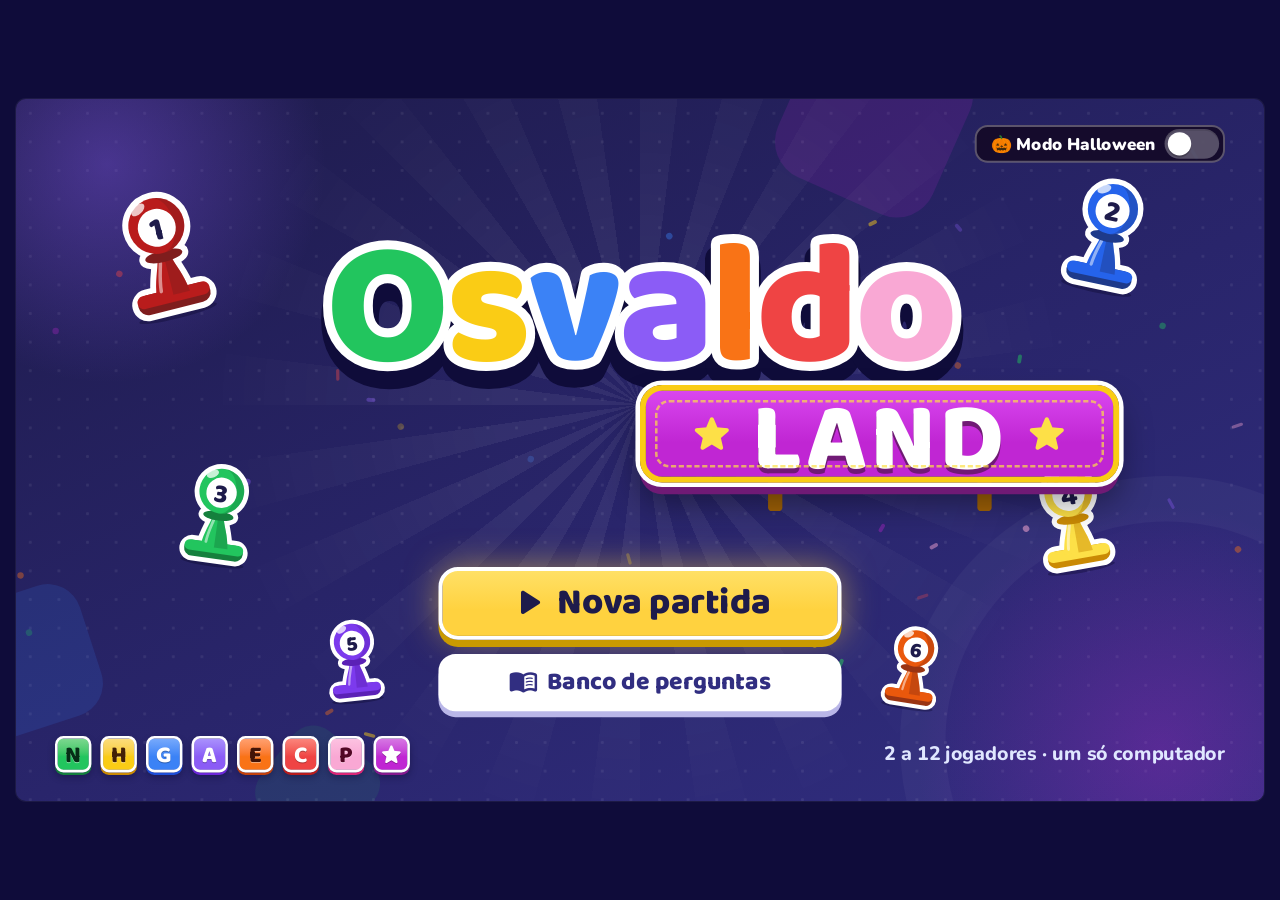
<file: index.html>
<!doctype html>
<html lang="pt-BR">
<head>
<meta charset="utf-8">
<meta name="viewport" content="width=device-width, initial-scale=1, viewport-fit=cover">
<meta name="description" content="OsvaldoLand: trivia de tabuleiro para 2 a 12 jogadores no mesmo computador.">
<title>OsvaldoLand</title>
<link rel="preconnect" href="https://fonts.googleapis.com">
<link rel="preconnect" href="https://fonts.gstatic.com" crossorigin>
<link rel="stylesheet" href="https://fonts.googleapis.com/css2?family=Baloo+2:wght@600;700;800&family=Nunito:wght@600;700;800;900&display=swap">
<style>
@font-face{font-family:'Material Symbols Rounded';font-style:normal;font-weight:400 800;font-display:block;src:url([data-uri]) format('woff2')}
/* Palco fixo de 1920×1080 (TV/projetor), escalado para caber na janela. Visual único, escuro, de game show.
   Tokens abaixo seguem o design OsvaldoLand (Claude Design). */
:root{
  color-scheme: dark;
  --noite:#1E1B4B; --noite-2:#0F0C3A; --tinta:#1E1B4B; --tinta-2:#4A477A; --tinta-3:#6B6890;
  --linha:#D9D7EE; --suave:#F1F0FA; --suave-2:#EEEDF6; --indigo:#4F46E5; --indigo-esc:#3730A3;
  --ouro:#FFD23F; --ouro-esc:#C99A00; --lilas:#B9B6E8;
  --baloo:'Baloo 2','Trebuchet MS',system-ui,sans-serif;
  --nunito:'Nunito',system-ui,-apple-system,'Segoe UI',sans-serif;
}
html,body{height:100%}
body{
  margin:0; background:var(--noite-2); color:#fff; overflow:hidden; box-sizing:border-box;
  padding-left:max(16px, env(safe-area-inset-left, 0px)); padding-right:max(16px, env(safe-area-inset-right, 0px)); padding-block:0;
  display:flex; align-items:center; justify-content:center; font-family:var(--nunito);
}
#moldura{position:relative; flex:none; border-radius:10px; overflow:hidden; box-shadow:0 0 0 1px rgba(255,255,255,.06)}
#palco{position:absolute; left:0; top:0; width:1920px; height:1080px; transform-origin:0 0; overflow:hidden; color:var(--tinta); font-family:var(--nunito); background:var(--noite)}
#tela,#fx,#sobre{position:absolute; inset:0}
#tela{isolation:isolate; z-index:0} #fx{z-index:1} #sobre{z-index:2}
#l-tab{z-index:0} #l-frente{z-index:1}
#fx{pointer-events:none} #fx .clicavel{pointer-events:auto}
#sobre:empty{display:none}
.abs{position:absolute}
.bal{font-family:var(--baloo); font-weight:800; line-height:1}
.ms{font-family:'Material Symbols Rounded'; font-weight:normal; font-style:normal; line-height:1; letter-spacing:normal; text-transform:none; white-space:nowrap; direction:ltr; display:inline-block; font-feature-settings:'liga'; -webkit-font-smoothing:antialiased; overflow:hidden; flex:none}
.rotulo{font-weight:900; font-size:28px; letter-spacing:3px; color:var(--tinta-3)}
.flex1{flex:1}
.linha{display:flex; align-items:center}

/* Botões */
button{font:inherit; color:inherit; background:none; border:none; padding:0; margin:0; cursor:pointer; text-align:inherit}
button:focus-visible,input:focus-visible,.foco:focus-visible{outline:6px solid #FDE047; outline-offset:5px}
button[disabled]{cursor:not-allowed}
.b3d{transition:transform .08s ease, box-shadow .08s ease, background .12s ease; display:flex; align-items:center; justify-content:center; gap:14px; font-family:var(--baloo); font-weight:800; line-height:1}
.b3d .ms{margin-top:-4px}
.amarelo{background:var(--ouro); color:var(--tinta); border-radius:24px; box-shadow:0 8px 0 var(--ouro-esc),0 16px 28px rgba(10,8,40,.25)}
.amarelo:hover{transform:translateY(-3px); background:#FFDC5E; box-shadow:0 11px 0 var(--ouro-esc),0 20px 32px rgba(10,8,40,.3)}
.amarelo:active{transform:translateY(6px); box-shadow:0 2px 0 var(--ouro-esc)}
.branco{background:#fff; color:#312E81; border-radius:24px; box-shadow:0 9px 0 var(--lilas)}
.branco:hover{transform:translateY(-3px)}
.branco:active{transform:translateY(7px); box-shadow:0 2px 0 var(--lilas)}
.verde{background:linear-gradient(180deg,#4ADE80,#22C55E 60%); color:#052E16; border-radius:30px; box-shadow:0 12px 0 #15803D,0 0 60px rgba(34,197,94,.45)}
.verde:hover{transform:translateY(-4px)}
.verde:active{transform:translateY(10px); box-shadow:0 2px 0 #15803D}
.roxo{background:var(--indigo); color:#fff; border-radius:22px; box-shadow:0 8px 0 var(--indigo-esc)}
.roxo:hover{transform:translateY(-3px); background:#5B52F0}
.roxo:active{transform:translateY(6px); box-shadow:0 2px 0 var(--indigo-esc)}
.b3d[disabled]{opacity:.45; transform:none!important; filter:grayscale(.4)}
.link{display:inline-flex; align-items:center; gap:6px; font-weight:800; font-size:28px; color:#4338CA; text-decoration:underline; text-underline-offset:5px}
.link:hover{color:var(--tinta)}

/* Peças e casas */
.peao{display:inline-block; position:relative; flex:none; vertical-align:bottom}
.peao svg{display:block; overflow:visible; width:100%; height:100%}
.casa{position:relative; display:inline-block; flex:none}
.casa-f{position:absolute; inset:0; box-sizing:border-box; display:flex; align-items:center; justify-content:center; overflow:hidden}
.casa-d{position:absolute; animation:anel 1.3s ease-in-out infinite}

/* Cronômetro */
.crono{position:relative; flex:none}
.crono-disco{position:absolute; inset:0; border-radius:50%; border:8px solid #fff; box-sizing:border-box; box-shadow:0 10px 0 rgba(30,27,75,.18),0 18px 34px rgba(10,8,40,.25)}
.crono svg{position:absolute; inset:0; transform:rotate(-90deg)}
.crono-arco{transition:stroke-dashoffset 1s linear}
.crono-c{position:absolute; inset:0; display:flex; flex-direction:column; align-items:center; justify-content:center}
.crono.alerta{animation:pulsa 1s ease-in-out infinite}

/* Tabuleiro */
.tab{position:relative; width:1160px; height:716px; border-radius:36px; overflow:hidden; background:linear-gradient(180deg,#25AED6 0%,#1583B5 100%); box-shadow:0 0 0 6px rgba(255,255,255,.9),0 24px 60px rgba(8,6,35,.55)}
.pc{position:absolute; left:0; top:0; transition:transform .2s ease; will-change:transform}
/* 4+ peões na mesma casa: o da vez (ou o que está se movendo) fica inteiro; os outros viram bolinhas numeradas ao lado */
.pc-bola{display:none; position:absolute; left:0; top:0; width:var(--b,38px); height:var(--b,38px); font-size:calc(var(--b,38px)*.56); box-sizing:border-box; border-radius:50%; border:3px solid #fff; align-items:center; justify-content:center; font-family:var(--baloo); font-weight:800; line-height:1; padding-top:.12em}
.pc.bola .peao{display:none}
.pc.bola .pc-bola{display:flex}
/* seta sobre o peão do jogador da vez */
.seta-vez{position:absolute; left:0; top:0; width:0; height:0; pointer-events:none; z-index:99999; transition:transform .2s ease}
.seta-vez b{position:absolute; left:-26px; top:-50px; width:52px; height:46px; animation:seta-vez .9s ease-in-out infinite}
.seta-vez b::before,.seta-vez b::after{content:""; position:absolute; clip-path:polygon(0 0,100% 0,50% 100%)}
.seta-vez b::before{inset:0; background:#fff}
.seta-vez b::after{inset:6px 8px 11px; background:var(--c)}
@keyframes seta-vez{0%,100%{transform:translateY(0)}50%{transform:translateY(-12px)}}
/* casas especiais que o jogador da vez já usou */
.usada{position:absolute; pointer-events:none}
.usada i{position:absolute; inset:0; border-radius:50%; background:rgba(30,27,75,.55)}
.usada b{position:absolute; right:-12px; top:-12px; width:44px; height:44px; box-sizing:border-box; border-radius:50%; border:3px solid #fff; display:flex; align-items:center; justify-content:center; box-shadow:0 3px 0 rgba(10,8,40,.4)}
/* faixa "Vez de…" no começo de cada turno */
.anuncio{position:absolute; left:0; right:0; top:400px; height:280px; display:flex; align-items:center; pointer-events:none; animation:anuncio 1.8s cubic-bezier(.3,1.2,.5,1) both}
.anuncio > div{width:100%; height:240px; box-sizing:border-box; border-top:8px solid #fff; border-bottom:8px solid #fff; display:flex; align-items:center; justify-content:center; gap:34px}
.anuncio > div > *{animation:anuncio-txt 1.8s ease-out both}
@keyframes anuncio{0%{opacity:0; transform:scaleY(0)}12%{opacity:1; transform:scaleY(1)}80%{opacity:1; transform:scaleY(1)}100%{opacity:0; transform:scaleY(.7)}}
@keyframes anuncio-txt{0%{transform:translateX(-140px); opacity:0}16%{transform:none; opacity:1}100%{transform:translateX(50px)}}
#l-tab.desfocado{filter:blur(10px); opacity:.7}
#tab-casas,#tab-marcas,#tab-usadas,#tab-mov,#tab-pecas{position:absolute; inset:0}
#tab-marcas,#tab-usadas,#tab-mov,#tab-pecas{pointer-events:none}

/* Mesa */
.topo{position:absolute; left:28px; top:24px; width:1864px; height:100px; display:grid; grid-template-columns:1fr auto 1fr; align-items:center}
.pill-vidro{height:58px; padding:0 22px; box-sizing:border-box; border-radius:999px; background:rgba(255,255,255,.12); border:3px solid rgba(255,255,255,.28); display:flex; align-items:center; gap:10px; color:#fff; font-weight:800; font-size:28px; white-space:nowrap}
.painel{position:absolute; left:1208px; top:144px; width:684px; height:716px; box-sizing:border-box; border-radius:28px; background:rgba(255,255,255,.96); border:6px solid var(--b,#EF4444); box-shadow:0 0 0 5px rgba(255,255,255,.22),0 0 60px var(--g,transparent),0 24px 60px rgba(8,6,35,.5); padding:26px 30px 30px; display:flex; flex-direction:column; gap:16px; animation:entra .28s ease-out}
.cartoes{position:absolute; left:28px; top:884px; width:1864px; height:176px; display:grid; gap:20px}
.cartao{position:relative; height:176px; box-sizing:border-box; border-radius:24px; background:rgba(255,255,255,.96); display:flex; align-items:center; gap:16px; padding:0 20px; min-width:0; transition:transform .2s}
.op-linha{flex:none; box-sizing:border-box; border-radius:24px; display:flex; align-items:center; gap:18px; padding:0 20px 0 22px; font-family:inherit; text-align:left; transition:transform .1s ease, box-shadow .1s ease}
button.op-linha:hover{transform:translateX(-8px) scale(1.02)}
button.op-linha:active{transform:translateY(6px)}
.raios{position:absolute; left:50%; top:50%; width:1000px; height:1000px; margin:-500px 0 0 -500px; animation:gira 50s linear infinite; will-change:transform}
.brilho-pulsa{animation:brilha 2.4s ease-in-out infinite; will-change:transform,opacity}
.dif{flex:none; box-sizing:border-box; border:5px solid #fff; border-radius:28px; display:flex; align-items:center; gap:20px; padding:0 18px 0 30px; text-align:left; transition:transform .1s, box-shadow .1s}
.dif:hover{transform:translateY(-3px) scale(1.02)}
.dif:active{transform:translateY(7px)}
.dif .estrelas .ms{animation:acende .35s both}
.cat-card{position:relative; box-sizing:border-box; border-radius:26px; background:#fff; overflow:hidden; display:flex; flex-direction:column; padding:0; transition:transform .12s, box-shadow .12s; animation:entra .35s both}
.cat-card:hover{transform:translateY(-8px) scale(1.03)}
.cat-card:active{transform:translateY(6px)}

/* Duelo */
.podio{position:relative; box-sizing:border-box; border-radius:30px; display:flex; align-items:center; gap:28px; padding:0 40px; font-family:inherit; transition:transform .12s}
button.podio:not([disabled]):hover{transform:translateY(-4px)}
button.podio:not([disabled]):active{transform:translateY(8px)}
.podio[disabled]{cursor:not-allowed}
.selo{animation:selo .5s cubic-bezier(.3,1.6,.5,1) both}
.todos-card{box-sizing:border-box; border-radius:30px; background:#fff; display:flex; flex-direction:column; align-items:center; justify-content:flex-end; gap:10px; padding:0 8px 22px; font-family:inherit; transition:transform .12s}
.todos-card:not([disabled]){animation:balanca 1.6s ease-in-out infinite}
.todos-card:not([disabled]):hover{transform:translateY(-6px) scale(1.03); animation:none}
.todos-card[disabled]{opacity:.4; filter:grayscale(.6); cursor:not-allowed}
.alerta-borda{position:absolute; inset:0; pointer-events:none; box-shadow:inset 0 0 0 16px #EF4444,inset 0 0 160px rgba(239,68,68,.75); animation:pisca 1s ease-in-out infinite}
.vira{animation:vira .35s ease-out both; transform-origin:50% 0}
.simnao{height:180px; box-sizing:border-box; border:6px solid #fff; border-radius:34px; display:flex; align-items:center; justify-content:center; gap:20px; font-family:var(--baloo); font-weight:800; font-size:96px; line-height:1; transition:transform .1s, box-shadow .1s}
.simnao:hover{transform:translateY(-4px)}
.simnao:active{transform:translateY(10px)}

/* Overlays */
.veu{position:absolute; inset:0; background:rgba(12,10,40,.84); display:flex; flex-direction:column; align-items:center; justify-content:center; gap:30px; animation:fade .18s ease-out}
.modal{position:absolute; box-sizing:border-box; border-radius:36px; background:#fff; border:6px solid var(--indigo); box-shadow:0 0 0 6px rgba(255,255,255,.3),0 30px 80px rgba(0,0,0,.5); display:flex; flex-direction:column; animation:mola .3s cubic-bezier(.3,1.5,.5,1) both}
.chip{height:72px; padding:0 28px; box-sizing:border-box; border-radius:999px; border:4px solid var(--linha); display:flex; align-items:center; gap:8px; font-weight:800; font-size:30px; color:var(--tinta-2); background:#fff; transition:transform .1s}
.chip:hover{transform:translateY(-2px)}
.chip.on{background:var(--indigo); border-color:var(--indigo); color:#fff; font-weight:900; box-shadow:0 5px 0 var(--indigo-esc)}
.seg{height:80px; border-radius:16px; display:flex; align-items:center; justify-content:center; font-family:var(--baloo); font-weight:800; font-size:40px; line-height:1; color:var(--tinta-2)}
.seg.on{background:var(--indigo); box-shadow:0 5px 0 var(--indigo-esc); color:#fff}
.seg[disabled]{opacity:.4}
.chave{width:116px; height:64px; box-sizing:border-box; border-radius:999px; padding:6px; display:flex; flex:none; box-shadow:inset 0 3px 0 rgba(0,0,0,.12); transition:background .15s}
.chave span.bola{width:52px; height:52px; border-radius:50%; background:#fff; box-shadow:0 3px 0 rgba(0,0,0,.2); display:flex; align-items:center; justify-content:center; transition:transform .18s cubic-bezier(.3,1.5,.5,1)}
input[type=range].faixa{-webkit-appearance:none; appearance:none; width:100%; height:80px; background:transparent; margin:0; cursor:pointer}
input[type=range].faixa::-webkit-slider-runnable-track{height:20px; border-radius:999px; background:linear-gradient(90deg,var(--indigo) var(--p),#E4E2F3 var(--p))}
input[type=range].faixa::-moz-range-track{height:20px; border-radius:999px; background:#E4E2F3}
input[type=range].faixa::-moz-range-progress{height:20px; border-radius:999px; background:var(--indigo)}
input[type=range].faixa::-webkit-slider-thumb{-webkit-appearance:none; width:64px; height:64px; margin-top:-22px; box-sizing:border-box; border-radius:50%; background:#fff; border:8px solid var(--indigo); box-shadow:0 5px 0 var(--indigo-esc)}
input[type=range].faixa::-moz-range-thumb{width:48px; height:48px; border-radius:50%; background:#fff; border:8px solid var(--indigo); box-shadow:0 5px 0 var(--indigo-esc)}

/* Cadastro */
.jog-linha{box-sizing:border-box; border-radius:24px; background:rgba(255,255,255,.96); box-shadow:0 8px 0 rgba(10,8,40,.35); display:flex; align-items:center; gap:22px; padding:0 22px 0 18px; animation:entra .25s ease-out both}
.nome-caixa{width:380px; height:80px; box-sizing:border-box; border-radius:18px; background:#F6F5FD; border:4px solid var(--linha); display:flex; align-items:center; padding:0 18px; gap:10px}
.nome-caixa:focus-within{border-color:var(--indigo); background:#fff}
.nome-caixa input{flex:1; min-width:0; border:none; background:transparent; outline:none; font-family:var(--baloo); font-weight:800; font-size:44px; line-height:1; color:var(--tinta); padding:6px 0 0}
.bolinha{position:relative; width:62px; height:62px; box-sizing:border-box; border-radius:50%; border:4px solid #fff; display:flex; align-items:center; justify-content:center; transition:transform .1s}
.bolinha:not([disabled]):hover{transform:scale(1.1)}
.risco{position:absolute; left:-6px; right:-6px; top:50%; height:7px; margin-top:-3.5px; border-radius:4px; background:var(--tinta); transform:rotate(-45deg); box-shadow:0 0 0 2px #fff}
.x-btn{width:72px; height:72px; border-radius:20px; background:var(--suave); color:var(--tinta-2); display:flex; align-items:center; justify-content:center; flex:none}
.x-btn:hover{background:#FEE2E2; color:#B91C1C}

/* Abertura e sorteio */
.logo-svg{animation:mola .7s cubic-bezier(.3,1.5,.5,1) both}
.placa{animation:placa 3.2s ease-in-out infinite; transform-origin:50% 0}
.bob{animation:bob 2.8s ease-in-out infinite}
.rolo{position:relative; border-radius:22px; overflow:hidden; background:linear-gradient(180deg,#CFCBEA 0%,#fff 30%,#fff 70%,#CFCBEA 100%); box-shadow:inset 0 0 0 5px #881337,inset 0 10px 20px rgba(0,0,0,.25); display:flex; align-items:center; justify-content:center}
.degrau{animation:sobeDegrau .5s cubic-bezier(.3,1.4,.5,1) both; transform-origin:50% 100%}
.cai{animation:cai linear infinite}

@keyframes anel{0%,100%{opacity:1; transform:scale(1)}50%{opacity:.5; transform:scale(1.07)}}
@keyframes pulsa{50%{transform:scale(1.06)}}
@keyframes pulo{0%{transform:translateY(0)}45%{transform:translateY(-46px)}100%{transform:translateY(0)}}
@keyframes entra{from{opacity:0; transform:translateY(18px)}}
@keyframes fade{from{opacity:0}}
@keyframes gira{to{transform:rotate(360deg)}}
@keyframes mola{0%{opacity:0; transform:scale(.7)}70%{opacity:1; transform:scale(1.04)}100%{transform:scale(1)}}
@keyframes pop{0%{opacity:0; transform:scale(.6)}60%{opacity:1; transform:scale(1.08)}100%{transform:scale(1)}}
@keyframes selo{0%{opacity:0; transform:translateY(-60px) rotate(-40deg)}100%{opacity:1; transform:rotate(3deg)}}
@keyframes vira{from{transform:perspective(900px) rotateX(85deg); opacity:.2}}
@keyframes pisca{50%{opacity:.45}}
@keyframes balanca{0%,100%{transform:rotate(-1.4deg)}50%{transform:rotate(1.4deg)}}
@keyframes treme{0%,100%{transform:translateX(0)}17%,50%,83%{transform:translateX(-22px)}33%,67%{transform:translateX(22px)}}
@keyframes acende{from{opacity:0; transform:scale(.3)}}
@keyframes placa{0%,100%{transform:translateX(-50%) rotate(-4deg)}50%{transform:translateX(-50%) rotate(-1.5deg)}}
@keyframes bob{0%,100%{transform:translateY(0)}50%{transform:translateY(-16px)}}
@keyframes sobeDegrau{from{transform:scaleY(0)}}
@keyframes cai{from{transform:translateY(-140px) rotate(0)}to{transform:translateY(1240px) rotate(540deg)}}
@keyframes ampulheta{0%{transform:translateY(-320px) rotate(-60deg)}55%{transform:translateY(0) rotate(-14deg)}72%{transform:translateY(-36px) rotate(-12deg)}100%{transform:translateY(0) rotate(-14deg)}}
@keyframes coroa{0%{opacity:0; transform:translateY(-220px) rotate(-30deg)}70%{opacity:1; transform:translateY(8px) rotate(-6deg)}100%{transform:rotate(-8deg)}}
@keyframes some{0%{opacity:0; transform:scale(.6) rotate(-5deg)}12%{opacity:1; transform:scale(1.06) rotate(-5deg)}20%{transform:scale(1) rotate(-5deg)}80%{opacity:1}100%{opacity:0}}
@keyframes estoura{from{transform:translate(0,0) rotate(0); opacity:1}to{transform:translate(var(--dx),var(--dy)) rotate(var(--r)); opacity:0}}
@keyframes brilha{50%{transform:scale(1.25); opacity:.55}}
@keyframes rodaRolo{from{transform:translateY(-40px)}to{transform:translateY(40px)}}
/* ===== Casas especiais animadas (design "Casas Animadas"). A classe .ca vai no rosto da casa (.casa-f).
   Ciclos 1.2–3.6 s; estrobo ≤ 3 flashes/s. Regra de desempenho: só transform e opacity nos keyframes, sem var()
   dentro deles (halos = brilho pintado num ::before que só muda de opacidade; reflexos = faixa que desliza dentro
   de .ca__v). Assim tudo roda no compositor e o tabuleiro parado não custa nada à página. ===== */
:root{--ease-pop:cubic-bezier(.34,1.56,.64,1); --ease-snap:cubic-bezier(.7,0,.3,1)}
.casa-f.ca{overflow:visible; isolation:isolate}
.ca::before,.ca::after{content:""; position:absolute; pointer-events:none}
.ca .ca__i{position:relative; z-index:2; overflow:visible}
.ca__p{position:absolute; pointer-events:none; z-index:3}
.ca__v{position:absolute; inset:0; border-radius:inherit; overflow:hidden; pointer-events:none; z-index:3}
.ca__v b{position:absolute; left:0; top:0; bottom:0; width:60%; background:linear-gradient(105deg, transparent 15%, rgba(255,255,255,.75) 50%, transparent 85%); transform:translateX(-100%)}
@keyframes ca-reflexo{0%{transform:translateX(-100%)}100%{transform:translateX(170%)}}
@keyframes ca-halo{0%,100%{opacity:.3}50%{opacity:1}}
/* no duelo o tabuleiro fica desfocado e parado: sem animação nenhuma lá dentro (nem pausada) */
#l-tab.desfocado *,#l-tab.desfocado *::before,#l-tab.desfocado *::after{animation:none!important}
#palco.parado #tela *,#palco.parado #tela *::before,#palco.parado #tela *::after,
#palco.parado #fx *,#palco.parado #fx *::before,#palco.parado #fx *::after{animation-play-state:paused!important}

/* 1. Livre: dado quica, halo dourado */
.ca--livre::before{inset:0; border-radius:50%; z-index:-1; box-shadow:0 0 calc(var(--s)*.5) rgba(253,224,71,.95); animation:ca-halo 1.6s ease-in-out infinite}
.ca--livre .ca__i{animation:livre-dado 1.6s ease-in-out infinite}
@keyframes livre-dado{0%,100%{transform:scale(1) rotate(-6deg)}25%{transform:scale(1.1) rotate(4deg) translateY(-6%)}50%{transform:scale(1.02) rotate(6deg)}75%{transform:scale(1.08) rotate(-3deg) translateY(-3%)}}

/* 2. Atalho: seta dispara com rastro */
.casa-f.ca--atalho{overflow:hidden}
.ca--atalho .ca__i{animation:atalho-dash 1.2s var(--ease-snap) infinite}
.ca--atalho .ca__i::after{content:attr(data-icone); position:absolute; left:-38%; top:0; opacity:.35; animation:atalho-rastro 1.2s var(--ease-snap) infinite}
@keyframes atalho-dash{0%{transform:translateX(-70%); opacity:0}20%{transform:translateX(-8%); opacity:1}60%{transform:translateX(4%); opacity:1}85%,100%{transform:translateX(80%); opacity:0}}
@keyframes atalho-rastro{0%,50%{opacity:0}65%{opacity:.4}85%,100%{opacity:0}}

/* 3. Escorregão: parado, depois rajada de tremor e anel de alerta */
.ca--escorregao{animation:escorregao-tremor 2.4s linear infinite}
.ca--escorregao .ca__i{animation:escorregao-recuo 2.4s var(--ease-snap) infinite}
.ca--escorregao::after{inset:calc(var(--s)*-.14); border-radius:50%; border:calc(var(--s)*.05) solid #EF4444; opacity:0; animation:escorregao-alerta 2.4s steps(1) infinite}
@keyframes escorregao-tremor{0%,64%,100%{transform:translateX(0) rotate(0)}67%{transform:translateX(-7%) rotate(-4deg)}70%{transform:translateX(6%) rotate(3deg)}73%{transform:translateX(-5%) rotate(-3deg)}76%{transform:translateX(4%) rotate(2deg)}79%{transform:translateX(-2%) rotate(-1deg)}82%{transform:translateX(0)}}
@keyframes escorregao-recuo{0%,64%{transform:translateX(0)}70%{transform:translateX(-22%)}90%,100%{transform:translateX(0)}}
@keyframes escorregao-alerta{0%,64%{opacity:0}66%{opacity:1}74%{opacity:0}78%{opacity:.8}84%,100%{opacity:0}}

/* 4. Escudo: onda de choque + reflexo de vidro */
.ca--escudo::before{inset:0; border-radius:50%; z-index:-1; border:calc(var(--s)*.04) solid #7DD3FC; background:radial-gradient(circle, rgba(186,230,253,0) 55%, rgba(186,230,253,.45) 100%); animation:escudo-onda 2.2s cubic-bezier(.2,.6,.3,1) infinite}
.ca--escudo .ca__v b{animation:escudo-vidro 3.3s ease-in-out infinite}
.ca--escudo .ca__i{animation:escudo-firme 2.2s ease-out infinite}
@keyframes escudo-onda{0%{transform:scale(1); opacity:.9}100%{transform:scale(1.75); opacity:0}}
@keyframes escudo-vidro{0%,40%{transform:translateX(-100%)}75%,100%{transform:translateX(170%)}}
@keyframes escudo-firme{0%,100%{transform:scale(1)}8%{transform:scale(1.1)}22%{transform:scale(1)}}

/* 5. Todos contra todos: dois flashes por ciclo + faíscas radiais.
   Nada de var() dentro dos keyframes: assim o navegador anima no compositor, sem recalcular estilo a cada quadro. */
.ca--todos::before{inset:0; border-radius:50%; z-index:1; background:radial-gradient(circle, rgba(255,255,255,.55), rgba(255,255,255,.12) 70%); box-shadow:0 0 calc(var(--s)*.6) #FDE047; opacity:0; animation:todos-flash 1.2s steps(1) infinite}
.ca--todos .ca__i{animation:todos-raio 1.2s steps(1) infinite}
.ca--todos .ca__p{left:50%; top:50%; width:calc(var(--s)*.09); height:calc(var(--s)*.26); margin:calc(var(--s)*-.13) 0 0 calc(var(--s)*-.045); transform:rotate(calc(var(--i)*60deg))}
.ca--todos .ca__p b{position:absolute; inset:0; background:linear-gradient(#fff,#FDE047); border-radius:99px; box-shadow:0 0 10px #FDE047; opacity:0; transform:translateY(-192%) scaleY(0); animation:todos-faisca 1.2s ease-out infinite; animation-delay:calc(var(--i)*-.07s)}
@keyframes todos-flash{0%{opacity:1}8%{opacity:0}16%{opacity:.75}24%,100%{opacity:0}}
@keyframes todos-raio{0%{transform:scale(1.18) rotate(-8deg)}8%{transform:scale(1) rotate(0)}16%{transform:scale(1.12) rotate(6deg)}24%,100%{transform:scale(1) rotate(0)}}
@keyframes todos-faisca{0%{transform:translateY(-192%) scaleY(0); opacity:0}6%{transform:translateY(-238%) scaleY(1); opacity:1}28%{transform:translateY(-327%) scaleY(.2); opacity:0}100%{transform:translateY(-327%) scaleY(.2); opacity:0}}

/* 6. Congelado: respiração lenta, geada girando, cristais subindo */
/* (a "respiração" de escala do design saiu: escala no rosto + geada girando no ::after tirava a animação do compositor) */
.ca--congelado::before{inset:0; border-radius:50%; z-index:-1; box-shadow:0 0 calc(var(--s)*.4) rgba(165,243,252,.9); animation:ca-halo 3.6s ease-in-out infinite}
.ca--congelado::after{inset:0; border-radius:50%; z-index:1; background:radial-gradient(circle at 30% 25%, rgba(255,255,255,.7), transparent 40%), conic-gradient(from 0deg, rgba(255,255,255,0), rgba(255,255,255,.35), rgba(255,255,255,0) 30%); mix-blend-mode:screen; animation:gira 7.2s linear infinite}
.ca--congelado .ca__i{animation:gira 10.8s linear infinite}
.ca--congelado .ca__p{width:calc(var(--s)*.1); height:calc(var(--s)*.1); left:calc(15% + var(--i)*17%); top:70%; background:linear-gradient(#fff,#fff) center/26% 100% no-repeat, linear-gradient(#fff,#fff) center/100% 26% no-repeat; border-radius:30%; filter:drop-shadow(0 0 4px #A5F3FC); opacity:0; animation:congelado-cristal 3.6s ease-in-out infinite; animation-delay:calc(var(--i)*-.72s)}
@keyframes congelado-cristal{0%{transform:translateY(0) scale(.3) rotate(0); opacity:0}30%{opacity:1}70%{opacity:.9}100%{transform:translateY(-900%) scale(1) rotate(90deg); opacity:0}}

/* 7. Troca: gira 180° e segura, com glitch ciano/rosa */
.ca--troca .ca__i{animation:troca-gira 2.8s var(--ease-snap) infinite}
.ca--troca .ca__i::before,.ca--troca .ca__i::after{content:attr(data-icone); position:absolute; inset:0; opacity:0; mix-blend-mode:screen}
.ca--troca .ca__i::before{color:#22D3EE; clip-path:inset(0 0 50% 0); animation:troca-glitch-a 2.8s steps(1) infinite}
.ca--troca .ca__i::after{color:#F472B6; clip-path:inset(50% 0 0 0); animation:troca-glitch-b 2.8s steps(1) infinite}
@keyframes troca-gira{0%,30%{transform:rotate(0)}45%,80%{transform:rotate(180deg)}95%,100%{transform:rotate(360deg)}}
@keyframes troca-glitch-a{0%,30%,48%,80%,98%,100%{opacity:0; transform:none}33%{opacity:.9; transform:translate(-9%,3%)}39%{opacity:.9; transform:translate(7%,-2%)}83%{opacity:.9; transform:translate(8%,2%)}90%{opacity:.9; transform:translate(-6%,-3%)}}
@keyframes troca-glitch-b{0%,30%,48%,80%,98%,100%{opacity:0; transform:none}35%{opacity:.9; transform:translate(9%,-3%)}42%{opacity:.9; transform:translate(-7%,2%)}86%{opacity:.9; transform:translate(-8%,2%)}93%{opacity:.9; transform:translate(6%,-2%)}}

/* 8. Checkpoint: bandeira ao vento + brilho de "salvo" */
.casa-f.ca--checkpoint{overflow:hidden}
.ca--checkpoint .ca__i{transform-origin:22% 92%; animation:checkpoint-vento 2.4s ease-in-out infinite}
.ca--checkpoint .ca__v b{opacity:.8; animation:checkpoint-salvo 3.6s ease-in-out infinite}
@keyframes checkpoint-vento{0%,100%{transform:rotate(-5deg) skewY(0)}25%{transform:rotate(3deg) skewY(-5deg) scaleX(.96)}50%{transform:rotate(6deg) skewY(2deg)}75%{transform:rotate(-2deg) skewY(5deg) scaleX(1.03)}}
@keyframes checkpoint-salvo{0%,55%{transform:translateX(-100%)}85%,100%{transform:translateX(170%)}}

/* 9. Chegada: aura dourada, reflexo cruzando, troféu pulsa, 8 partículas em órbita */
.ca--chegada::before{inset:0; border-radius:inherit; z-index:-1; box-shadow:0 0 calc(var(--s)*.75) rgba(253,224,71,1), 0 0 calc(var(--s)*1.2) rgba(244,114,182,.45); animation:ca-halo 2.6s ease-in-out infinite}
.ca--chegada .ca__v{z-index:1}
.ca--chegada .ca__v b{background:linear-gradient(110deg, transparent 15%, rgba(255,251,235,.95) 50%, transparent 85%); animation:chegada-shimmer 2.6s cubic-bezier(.45,0,.2,1) infinite}
.ca--chegada .ca-trofeu{position:relative; z-index:2; animation:chegada-trofeu 2.6s var(--ease-pop) infinite}
.ca--chegada .ca__p{left:50%; top:50%; width:calc(var(--s)*.11); height:calc(var(--s)*.11); margin:calc(var(--s)*-.055); animation:chegada-orbita 6.5s linear infinite; animation-delay:calc(var(--i)*-.8125s)}
.ca--chegada .ca__p b{position:absolute; inset:0; border-radius:50%; background:hsl(calc(var(--i)*45 + 20) 95% 62%); box-shadow:0 0 8px #FDE047; animation:chegada-brilho 1.3s ease-in-out infinite; animation-delay:calc(var(--i)*-.18s)}
.ca--chegada .ca__p:nth-of-type(odd) b{background:#FDE047}
@keyframes chegada-shimmer{0%{transform:translateX(-100%)}60%,100%{transform:translateX(170%)}}
@keyframes chegada-trofeu{0%,55%,100%{transform:scale(1)}65%{transform:scale(1.14) rotate(-6deg)}78%{transform:scale(1) rotate(0)}}
@keyframes chegada-orbita{from{transform:rotate(0deg) translateX(818%) rotate(0deg)}to{transform:rotate(360deg) translateX(818%) rotate(-360deg)}}
@keyframes chegada-brilho{0%,100%{opacity:.35; transform:scale(.6)}50%{opacity:1; transform:scale(1.15)}}

/* ===== Pouso: impacto (260 ms) → reação do peão por tipo de casa (900 ms) ===== */
.pc .peao{transform-origin:50% 100%}
.peao.is-impacto{animation:peao-squash .26s var(--ease-pop) both}
@keyframes peao-squash{0%{transform:scale(1.25,.72)}55%{transform:scale(.92,1.1)}100%{transform:scale(1)}}
.casa-f.is-pouso{animation:casa-afunda .32s var(--ease-pop) both!important}
@keyframes casa-afunda{0%{transform:translateY(0) scale(1)}35%{transform:translateY(6%) scale(1.08,.9)}100%{transform:none}}
.anel-impacto{position:absolute; inset:0; pointer-events:none; z-index:4; border:calc(var(--s,96px)*.07) solid var(--c,#fff); animation:anel-impacto .6s cubic-bezier(.2,.7,.3,1) both}
@keyframes anel-impacto{0%{transform:scale(.9); opacity:1}100%{transform:scale(2.1); opacity:0; border-width:2px}}
.peao.fx-livre{animation:fx-livre .9s var(--ease-pop) both}
.peao.fx-atalho{animation:fx-atalho .9s var(--ease-snap) both}
.peao.fx-escorregao{animation:fx-escorregao .9s linear both}
.peao.fx-escudo{animation:fx-escudo .9s ease-out both}
.peao.fx-todos{animation:fx-todos .9s steps(1) both}
.peao.fx-congelado{animation:fx-congelado .9s ease-out both}
.peao.fx-troca{animation:fx-troca .9s var(--ease-snap) both}
.peao.fx-checkpoint{animation:fx-checkpoint .9s var(--ease-pop) both}
.peao.fx-chegada{animation:fx-chegada .9s var(--ease-pop) both}
@keyframes fx-livre{0%{transform:none}30%{transform:translateY(-45%) rotate(-8deg)}55%{transform:none}75%{transform:translateY(-20%) rotate(6deg)}100%{transform:none; filter:drop-shadow(0 0 18px #FDE047)}}
/* --dir: +1/−1 = para que lado da tela fica o caminho (o tabuleiro é em zigue-zague) */
@keyframes fx-atalho{0%{transform:none}25%{transform:translateX(calc(-12% * var(--dir,1))) scale(1.08,.92)}100%{transform:translateX(calc(140% * var(--dir,1))) skewX(calc(-12deg * var(--dir,1))); opacity:0}}
@keyframes fx-escorregao{0%{transform:none}8%{transform:translateX(-6%) rotate(-6deg)}16%{transform:translateX(6%) rotate(6deg)}24%{transform:translateX(-5%) rotate(-5deg)}32%{transform:translateX(4%) rotate(4deg)}45%{transform:rotate(calc(14deg * var(--dir,-1))); filter:drop-shadow(0 0 14px #EF4444)}100%{transform:translateX(calc(150% * var(--dir,-1))) rotate(calc(24deg * var(--dir,-1))); opacity:0}}
@keyframes fx-escudo{0%{filter:none}30%{filter:drop-shadow(0 0 22px #38BDF8) brightness(1.2)}100%{filter:drop-shadow(0 0 10px #38BDF8)}}
@keyframes fx-todos{0%{transform:translate(-3%,0); filter:brightness(1.6)}12%{transform:translate(3%,-2%); filter:none}24%{transform:translate(-2%,1%); filter:brightness(1.5)}36%{transform:none; filter:none}48%{filter:brightness(1.4)}60%,100%{transform:none; filter:drop-shadow(0 0 14px #FACC15)}}
@keyframes fx-congelado{0%{filter:none}100%{filter:saturate(.25) brightness(1.15) hue-rotate(160deg) drop-shadow(0 0 12px #A5F3FC)}}
@keyframes fx-troca{0%{transform:none}50%{transform:rotateY(540deg) scale(.7); opacity:.4}100%{transform:rotateY(720deg); opacity:1; filter:drop-shadow(0 0 14px #A855F7)}}
@keyframes fx-checkpoint{0%{transform:none}35%{transform:translateY(-25%) scale(1.08)}100%{transform:none; filter:drop-shadow(0 0 16px #F97316)}}
@keyframes fx-chegada{0%{transform:none}25%{transform:translateY(-60%) rotate(-10deg) scale(1.15)}50%{transform:translateY(-60%) rotate(10deg) scale(1.15)}100%{transform:none; filter:drop-shadow(0 0 22px #FDE047)}}
/* bolha de escudo e bloco de gelo: ficam sobre o peão enquanto durar o estado */
.bolha-escudo{position:absolute; left:50%; bottom:-6%; width:140%; aspect-ratio:1; translate:-50% 0; border-radius:50%; z-index:6; pointer-events:none; box-sizing:border-box; background:radial-gradient(circle at 35% 30%, rgba(255,255,255,.65), rgba(186,230,253,.18) 45%, rgba(56,189,248,.35) 100%); border:4px solid rgba(186,230,253,.9); animation:bolha .6s var(--ease-pop) both, bolha-respira 2.2s ease-in-out .6s infinite}
@keyframes bolha{from{transform:scale(0); opacity:0}to{transform:scale(1); opacity:1}}
@keyframes bolha-respira{50%{transform:scale(1.05)}}
.bloco-gelo{position:absolute; left:50%; bottom:-3%; width:118%; height:106%; translate:-50% 0; z-index:6; pointer-events:none; box-sizing:border-box; border-radius:22%; background:linear-gradient(160deg, rgba(255,255,255,.55), rgba(165,243,252,.25) 40%, rgba(34,211,238,.35)); border:3px solid rgba(255,255,255,.8); box-shadow:inset 0 0 20px rgba(255,255,255,.6); animation:gelo .5s cubic-bezier(.2,.9,.3,1.2) .35s both}
@keyframes gelo{from{clip-path:inset(100% 0 0 0)}to{clip-path:inset(0 0 0 0)}}
/* ===== Tela de vitória (design "Vitória Animada"). Sequência em ms:
   0 tabuleiro escurece · 200 holofotes · 300 confete ∞ · 400 fogos ∞ · 900 pódio sobe · 1300 peão salta
   2000 impacto (flash, tremor, anel, explosão, aura) · 2200 título · 2600 nome · 3000 placar · 4000 botões ===== */
.vit{position:absolute; inset:0; overflow:hidden; color:#fff; background:linear-gradient(160deg,#1E1B4B 0%,#312E81 100%)}
.vit *{box-sizing:border-box}
.vit .camera{position:absolute; inset:0; animation:camera 320ms linear 2000ms both}
@keyframes camera{0%,100%{transform:none}20%{transform:translate(-8px,6px)}40%{transform:translate(7px,-5px)}60%{transform:translate(-5px,3px)}80%{transform:translate(3px,-2px)}}
.vit .mesa-fundo{position:absolute; left:148px; top:40px; transform-origin:0 0; scale:1.4; animation:mesa-dim 700ms ease-out both}
@keyframes mesa-dim{from{opacity:1; filter:blur(0) saturate(1)}to{opacity:.22; filter:blur(6px) saturate(.6)}}
.vit .holofote{position:absolute; bottom:-40px; width:420px; height:1500px; margin-left:-210px; transform-origin:50% 100%; background:linear-gradient(to top, var(--c) 0%, transparent 85%); clip-path:polygon(46% 100%,54% 100%,100% 0,0 0); mix-blend-mode:screen; opacity:0; filter:blur(4px); animation:holofote-liga 600ms ease-out 200ms both, holofote-varre 5.5s ease-in-out 200ms infinite alternate}
@keyframes holofote-liga{from{opacity:0}to{opacity:.55}}
@keyframes holofote-varre{from{transform:rotate(var(--de))}to{transform:rotate(var(--ate))}}
.vit .cf{position:absolute; top:-60px; left:var(--x); width:var(--w); height:var(--h); border-radius:var(--r); background:var(--c); opacity:0; animation:cf-cai var(--dur) linear calc(300ms + var(--del)) infinite}
@keyframes cf-cai{0%{opacity:1; transform:translate(0,0) rotate(0) rotateY(0)}25%{transform:translate(var(--sway),300px) rotate(calc(var(--rot)*.25)) rotateY(180deg)}50%{transform:translate(0,600px) rotate(calc(var(--rot)*.5)) rotateY(360deg)}75%{transform:translate(calc(var(--sway)*-1),900px) rotate(calc(var(--rot)*.75)) rotateY(540deg)}100%{opacity:1; transform:translate(0,1200px) rotate(var(--rot)) rotateY(720deg)}}
.vit .fw{position:absolute; width:0; height:0}
.vit .fw-raio{position:absolute; left:-4px; top:0; width:8px; height:70px; border-radius:99px; transform-origin:50% 0; background:linear-gradient(to bottom, transparent, var(--c) 40%, #fff); opacity:0; animation:fw-raio 2.4s cubic-bezier(.15,.8,.3,1) calc(400ms + var(--del)) infinite}
@keyframes fw-raio{0%{opacity:0; transform:rotate(var(--a)) translateY(0) scaleY(.2)}4%{opacity:1}30%{opacity:1; transform:rotate(var(--a)) translateY(130px) scaleY(1)}50%,100%{opacity:0; transform:rotate(var(--a)) translateY(190px) scaleY(.3)}}
.vit .fw-nucleo{position:absolute; width:60px; height:60px; margin:-30px; border-radius:50%; background:radial-gradient(circle, #fff, var(--c) 45%, transparent 70%); opacity:0; animation:fw-nucleo 2.4s ease-out calc(400ms + var(--del)) infinite}
@keyframes fw-nucleo{0%{opacity:1; transform:scale(.2)}18%{opacity:.9; transform:scale(1.6)}40%,100%{opacity:0; transform:scale(2)}}
.vit .podio-bloco{position:absolute; bottom:0; display:flex; justify-content:center; animation:podio-sobe 600ms cubic-bezier(.34,1.56,.64,1) var(--del) both}
@keyframes podio-sobe{from{transform:translateY(105%)}to{transform:translateY(0)}}
.vit .peao-vencedor{position:absolute; transform-origin:50% 100%; animation:peao-vence 1000ms cubic-bezier(.3,0,.4,1) 1300ms both}
@keyframes peao-vence{0%{opacity:0; transform:translate(-520px,420px) rotate(-20deg) scale(.8)}6%{opacity:1}38%{transform:translate(-220px,-300px) rotate(-10deg) scale(1.05,1.08)}70%{transform:translate(0,0) rotate(0) scale(1.32,.68)}80%{transform:translate(0,-40px) scale(.88,1.15)}90%{transform:translate(0,0) scale(1.06,.95)}100%{opacity:1; transform:none}}
.vit .peoes-coadj{position:absolute; transform-origin:50% 100%; animation:coadj 500ms cubic-bezier(.34,1.56,.64,1) var(--del) both}
@keyframes coadj{from{opacity:0; transform:translateY(-120px) scale(.9)}to{opacity:1; transform:none}}
.vit .aura{position:absolute; border-radius:50%; opacity:0; background:radial-gradient(circle, rgba(253,224,71,.95) 0%, rgba(250,204,21,.45) 32%, transparent 66%); animation:aura-acende 400ms cubic-bezier(.34,1.56,.64,1) 2000ms both, aura-pulsa 1.8s ease-in-out 2400ms infinite}
.vit .aura-raios{position:absolute; border-radius:50%; opacity:0; background:repeating-conic-gradient(rgba(253,224,71,.32) 0deg 9deg, transparent 9deg 20deg); -webkit-mask-image:radial-gradient(circle, #000 20%, transparent 68%); mask-image:radial-gradient(circle, #000 20%, transparent 68%); animation:aura-acende 500ms ease-out 2000ms both, gira 14s linear 2000ms infinite}
@keyframes aura-acende{from{opacity:0; transform:scale(.2)}to{opacity:1; transform:scale(1)}}
@keyframes aura-pulsa{0%,100%{transform:scale(1); opacity:1}50%{transform:scale(1.1); opacity:.8}}
.vit .anel-podio{position:absolute; border-radius:50%; border:14px solid #FDE047; opacity:0; animation:anel-podio 700ms cubic-bezier(.2,.7,.3,1) 2000ms both}
@keyframes anel-podio{0%{opacity:1; transform:scale(.3)}100%{opacity:0; transform:scale(2.4); border-width:2px}}
.vit .flash{position:absolute; inset:0; pointer-events:none; background:radial-gradient(circle at 25% 70%, #FFF7D6, rgba(255,255,255,0) 60%); opacity:0; animation:flash 450ms ease-out 2000ms both}
@keyframes flash{0%{opacity:.85}100%{opacity:0}}
.vit .bp{position:absolute; left:0; top:0; width:18px; height:28px; margin:-14px -9px; border-radius:3px; background:var(--c); opacity:0; animation:bp-estoura 1300ms cubic-bezier(.1,.75,.35,1) calc(2000ms + var(--del)) both}
.vit .bp--estrela{width:auto; height:auto; margin:-28px; background:none; color:var(--c); text-shadow:0 0 14px var(--c)}
@keyframes bp-estoura{0%{opacity:1; transform:translate(0,0) scale(.3) rotate(0)}55%{opacity:1; transform:translate(var(--dx),var(--dy)) scale(1) rotate(calc(var(--rot)*.6))}100%{opacity:0; transform:translate(calc(var(--dx)*1.1),calc(var(--dy) + 260px)) scale(.8) rotate(var(--rot))}}
.vit .titulo{display:grid; justify-items:center; animation:titulo-bate 650ms cubic-bezier(.2,1.4,.4,1) 2200ms both}
.vit .titulo > span,.vit .nome > span{position:relative; grid-area:1/1; font-family:var(--baloo); font-weight:800; white-space:nowrap}
.vit .titulo > span{line-height:.9}
.vit .titulo .t-sombra{color:#451A03; -webkit-text-stroke:20px #451A03; transform:translateY(14px)}
.vit .titulo .t-contorno{color:#fff; -webkit-text-stroke:14px #fff}
.vit .titulo .t-face{color:#FACC15}
.vit .shimmer-txt{background:linear-gradient(105deg, transparent 42%, rgba(255,255,255,.9) 50%, transparent 58%); background-size:300% 100%; background-position:100% 0; -webkit-background-clip:text; background-clip:text; color:transparent; -webkit-text-fill-color:transparent}
.vit .titulo .shimmer-txt{animation:shimmer 2.4s ease-in-out 2900ms infinite}
@keyframes titulo-bate{0%{opacity:0; transform:scale(2.8) rotate(-8deg); filter:blur(10px)}55%{opacity:1; transform:scale(.9) rotate(2deg); filter:blur(0)}78%{transform:scale(1.06) rotate(-1deg)}100%{opacity:1; transform:scale(1) rotate(-3deg)}}
@keyframes shimmer{0%{background-position:100% 0}55%,100%{background-position:0% 0}}
.vit .nome-entra{display:flex; flex-direction:column; align-items:center; gap:6px; animation:nome-zoom 550ms cubic-bezier(.34,1.7,.5,1) 2600ms both}
.vit .nome{display:grid; justify-items:center}
.vit .nome > span{line-height:1}
.vit .nome-entra .shimmer-txt{animation:shimmer 2.4s ease-in-out 3300ms infinite}
@keyframes nome-zoom{from{opacity:0; transform:scale(.3)}to{opacity:1; transform:scale(1)}}
.vit .reflexo{overflow:hidden}
.vit .reflexo::after{content:""; position:absolute; inset:0; pointer-events:none; background:linear-gradient(105deg, transparent 38%, rgba(255,255,255,.85) 50%, transparent 62%) no-repeat; background-size:300% 100%; background-position:130% 0; animation:reflexo 2.4s ease-in-out 3100ms infinite}
@keyframes reflexo{0%{background-position:130% 0}55%,100%{background-position:-30% 0}}
.vit .chip-entra{animation:chip 450ms cubic-bezier(.34,1.56,.64,1) calc(3000ms + var(--del)) both}
@keyframes chip{from{opacity:0; transform:translateY(40px) scale(.9)}to{opacity:1; transform:none}}
.vit .botoes-entra{animation:botoes 600ms ease-out 4000ms both}
.vit .rank-entra{animation:botoes 600ms ease-out 4300ms both}
@keyframes botoes{from{opacity:0; transform:translateY(24px)}to{opacity:1; transform:none}}
.vit .btn-pulso{animation:btn-pulso 1.4s ease-in-out 4600ms infinite}
@keyframes btn-pulso{0%,100%{transform:scale(1); box-shadow:0 10px 0 #C99A00, 0 0 0 0 rgba(253,224,71,.7)}50%{transform:scale(1.05); box-shadow:0 10px 0 #C99A00, 0 0 0 18px rgba(253,224,71,0)}}
.vit .btn-pulso:hover{animation-play-state:paused}
.vit .btn-pulso:active{animation:none; transform:translateY(8px); box-shadow:0 2px 0 #C99A00}
@media (prefers-reduced-motion: reduce){
  .vit *,.vit *::after{animation-duration:1ms!important; animation-iteration-count:1!important; animation-delay:0ms!important}
  .vit .cf,.vit .fw-raio,.vit .fw-nucleo,.vit .bp,.vit .holofote,.vit .flash{display:none}
}
@media (prefers-reduced-motion: reduce){*,*::before,*::after{animation-duration:.01ms!important; animation-iteration-count:1!important; transition:none!important}}
/* ===== Tema Halloween (src/theme-halloween.css). Só vale com .tema-halloween no #palco; o modo normal não muda. ===== */
#palco.tema-halloween{
  --hw-abobora:#F97316; --hw-abobora-esc:#C2410C; --hw-roxo:#7C3AED; --hw-noite:#160A2C; --hw-noite-2:#2A1650; --hw-ceu:#1B0B33;
  --hw-pergaminho:#FBF1DC; --hw-mancha:rgba(160,100,30,.16); --hw-tinta:#3B1A08; --hw-lua:#FDE68A;
  --hw-titulo:'Creepster','Baloo 2','Trebuchet MS',system-ui,sans-serif;
  --hw-img-abob:url("data:image/svg+xml,%3Csvg xmlns='http://www.w3.org/2000/svg' viewBox='0 0 40 40'%3E%3Crect x='18' y='3' width='4' height='8' rx='1' fill='%234D7C0F'/%3E%3Cellipse cx='20' cy='23' rx='17' ry='14' fill='%23F97316' stroke='%23fff' stroke-width='2'/%3E%3Cpath d='M11 21l4-6 4 6zM21 21l4-6 4 6zM10 26q10 9 20 0l-4 1-2 3-2-3-2 3-2-3-2 3-2-3z' fill='%23FDE047' stroke='%237C2D12' stroke-width='1'/%3E%3C/svg%3E");
  --hw-img-bat:url("data:image/svg+xml,%3Csvg xmlns='http://www.w3.org/2000/svg' viewBox='0 0 32 16'%3E%3Cpath d='M0 8Q6 0 12 6Q14 2 16 4Q18 2 20 6Q26 0 32 8Q26 6 22 12Q18 9 16 13Q14 9 10 12Q6 6 0 8Z' fill='%2306030B'/%3E%3C/svg%3E");
  --hw-img-fant:url("data:image/svg+xml,%3Csvg xmlns='http://www.w3.org/2000/svg' viewBox='0 0 30 36'%3E%3Cpath d='M3 15a12 12 0 0 1 24 0v18l-4-3-4 3-4-3-4 3-4-3-4 3z' fill='%23fff' stroke='%231E1B4B' stroke-width='1.5'/%3E%3Cellipse cx='11' cy='15' rx='2.5' ry='3.5' fill='%231E1B4B'/%3E%3Cellipse cx='19' cy='15' rx='2.5' ry='3.5' fill='%231E1B4B'/%3E%3C/svg%3E");
  background:var(--hw-noite);
}
.hw-img-abob{background:var(--hw-img-abob) center/contain no-repeat}
.hw-img-bat{background:var(--hw-img-bat) center/contain no-repeat}
.hw-img-fant{background:var(--hw-img-fant) center/contain no-repeat}

/* Fundo noturno: só transform e opacity nos keyframes (roda no compositor) */
.hw-ceu{background:radial-gradient(ellipse 60% 50% at 82% 12%, rgba(120,100,150,.28), transparent 70%),linear-gradient(175deg,#0F0B1A 0%,#1D1530 52%,#0A0810 100%)}
.hw-pisca{animation:hw-pisca 3s ease-in-out infinite}
.hw-lua{border-radius:50%;background:radial-gradient(circle at 62% 40%, rgba(90,80,70,.22) 0 9%, transparent 10%),radial-gradient(circle at 40% 66%, rgba(90,80,70,.18) 0 12%, transparent 13%),radial-gradient(circle at 70% 70%, rgba(90,80,70,.15) 0 6%, transparent 7%),radial-gradient(circle at 38% 34%, #FAF6EC, #E7DFCB 60%, #B9AE95 100%);box-shadow:0 0 70px 18px rgba(231,223,203,.16)}
.hw-nuvem{position:absolute;height:110px;margin-top:-24px;border-radius:50%;background:radial-gradient(ellipse at center, rgba(70,58,95,.55) 0%, rgba(70,58,95,0) 70%);animation:hw-nuvem ease-in-out infinite alternate}
.hw-nuvem::before,.hw-nuvem::after{display:none}
.hw-nuvem::before{left:18%;top:-50%;width:36%;height:120%}
.hw-nuvem::after{left:48%;top:-30%;width:28%;height:95%}
.hw-nevoa{border-radius:50%;background:radial-gradient(ellipse at 50% 50%, rgba(200,192,220,.14), rgba(200,192,220,0) 68%);animation:hw-nevoa 16s ease-in-out infinite alternate}
.hw-nevoa--b{animation-duration:22s;animation-direction:alternate-reverse}
.hw-fant{background:var(--hw-img-fant) center/contain no-repeat;opacity:.18;animation:bob 3.4s ease-in-out infinite}
.hw-voo{position:absolute;left:0;animation:hw-voo linear infinite;will-change:transform}
.hw-voo--volta{animation-direction:reverse}
.hw-bat{background:var(--hw-img-bat) center/contain no-repeat;animation:hw-asa .26s ease-in-out infinite alternate}
.hw-cai-i{position:absolute;opacity:.9}
@keyframes hw-pisca{50%{opacity:.25}}
@keyframes hw-nuvem{to{transform:translateX(140px)}}
@keyframes hw-nevoa{from{transform:translateX(-120px)}to{transform:translateX(120px)}}
@keyframes hw-voo{0%{transform:translate(-140px,0)}25%{transform:translate(480px,-40px)}50%{transform:translate(980px,24px)}75%{transform:translate(1480px,-30px)}100%{transform:translate(2060px,0)}}
@keyframes hw-asa{to{transform:scaleY(.45)}}

/* Tabuleiro: chão de cemitério, trilha de pedras, casas como pedras entalhadas (cor + letra/ícone inalterados) */
.tema-halloween .tab{background:radial-gradient(ellipse 70% 60% at 50% 45%, #231B2E 0%, #16111D 60%, #0C0911 100%)!important;box-shadow:0 0 0 3px #07050A,0 0 0 6px #4A4058,0 0 0 8px #07050A,0 30px 70px rgba(0,0,0,.75)!important}
.tema-halloween .casa-f{border-color:#1A1520!important;box-shadow:inset 0 3px 0 rgba(255,255,255,.28),inset 0 -10px 14px rgba(0,0,0,.38),0 0 0 2px #5C5468,0 6px 0 #07050A,0 12px 20px rgba(0,0,0,.65)!important}
.tema-halloween .casa-f[data-k="cat"]{border-radius:44% 44% 12% 12% / 32% 32% 12% 12%!important}
.tema-halloween .casa-f[data-k="esp"]{border-color:#2A2018!important;box-shadow:inset 0 3px 0 rgba(255,255,255,.25),inset 0 -10px 14px rgba(0,0,0,.38),0 0 0 3px #A88A5A,0 6px 0 #07050A,0 12px 22px rgba(0,0,0,.65)!important}
.tema-halloween .casa-f[data-k="fim"]{border-color:#A88A5A!important;box-shadow:0 0 0 3px #07050A,0 0 30px rgba(251,191,36,.35),0 8px 0 #07050A,0 14px 24px rgba(0,0,0,.7)!important}
.hw-acc{position:absolute;pointer-events:none;z-index:3;filter:grayscale(1) sepia(.45) brightness(.92) contrast(1.15) drop-shadow(0 2px 2px rgba(0,0,0,.75))}
.hw-acc svg{display:block;width:100%;height:100%;overflow:visible}
.hw-abob::before{content:"";position:absolute;inset:-30%;border-radius:50%;background:radial-gradient(circle, rgba(251,146,60,.35), transparent 62%);animation:hw-pulsa 3.2s ease-in-out infinite}
.hw-chama{border-radius:50% 50% 45% 45% / 62% 62% 38% 38%;background:radial-gradient(ellipse at 50% 70%, #FFFBEB 0 22%, #FCD34D 50%, #EA580C 100%);transform-origin:50% 100%;animation:hw-chama 1.1s ease-in-out infinite alternate}
@keyframes hw-pulsa{0%,100%{opacity:.5}50%{opacity:1}}
@keyframes hw-chama{0%{transform:scale(1,1) rotate(-3deg)}100%{transform:scale(.85,1.12) rotate(3deg)}}

/* Personagens: respiração parados, aura no jogador da vez, comemoração ao vencer o duelo */
.tema-halloween .pc .peao svg,.tema-halloween .jog-linha .peao svg{transform-origin:50% 96%;animation:hw-respira 2.8s ease-in-out infinite}
.tema-halloween .pc.vez .peao::before{content:"";position:absolute;left:-34%;right:-34%;bottom:-14%;height:62%;border-radius:50%;z-index:-1;background:radial-gradient(ellipse at 50% 70%, var(--c) 0%, transparent 70%);animation:hw-aura 1.6s ease-in-out infinite}
.tema-halloween .peao.hw-vence svg{animation:hw-vence 1.1s cubic-bezier(.3,1.4,.5,1) .15s both}
.tema-halloween .peao.hw-vence::after{content:"";position:absolute;left:-25%;right:-25%;top:5%;aspect-ratio:1;border-radius:50%;border:8px solid var(--hw-abobora);animation:hw-anel .9s ease-out .35s both;pointer-events:none}
@keyframes hw-respira{0%,100%{transform:scale(1,1)}50%{transform:scale(1.03,.97)}}
@keyframes hw-aura{0%,100%{opacity:.55;transform:scale(.9)}50%{opacity:1;transform:scale(1.12)}}
@keyframes hw-vence{0%{transform:none}30%{transform:translateY(-22%) rotate(-12deg) scale(1.08)}55%{transform:translateY(-22%) rotate(12deg) scale(1.08)}80%{transform:translateY(0) scale(1.1,.9)}100%{transform:none}}
@keyframes hw-anel{0%{opacity:1;transform:scale(.4)}100%{opacity:0;transform:scale(1.6)}}

/* Painéis em pergaminho (texto continua escuro: contraste alto) */
.tema-halloween .painel,.tema-halloween .cartao,.tema-halloween .jog-linha,.tema-halloween .duelo-caixa{background-color:var(--hw-pergaminho)!important;background-image:radial-gradient(ellipse at 12% 8%, var(--hw-mancha), transparent 45%),radial-gradient(ellipse at 92% 96%, var(--hw-mancha), transparent 50%)!important}
.tema-halloween .duelo-caixa::after{content:"";position:absolute;inset:138px 16px 16px;border:3px solid rgba(120,53,15,.22);border-radius:24px;pointer-events:none}

/* Cronômetro vira frasco de poção (tempo e alerta dos 10 s iguais) */
.tema-halloween .crono-disco{background:linear-gradient(to top, rgba(168,85,247,.38) 0 34%, #FAF5FF 34%)!important;border-color:#4C1D95!important}
.tema-halloween .crono.alerta .crono-disco{background:linear-gradient(to top, rgba(239,68,68,.4) 0 34%, #FEF2F2 34%)!important;border-color:#B91C1C!important}
.tema-halloween .crono:not(.alerta) .crono-arco{stroke:var(--hw-abobora)}
.tema-halloween .crono::before{content:"";position:absolute;left:40%;width:20%;top:-10%;height:13%;background:#92400E;border-radius:8px 8px 3px 3px;box-shadow:0 5px 0 #4C1D95;z-index:1}

/* Títulos: Creepster só em títulos; corpo continua em Nunito/Baloo */
.tema-halloween .logo-svg text{font-family:var(--hw-titulo)!important;letter-spacing:6px!important}
.tema-halloween .placa > div:first-child{background:linear-gradient(180deg,#FB923C,#EA580C 60%)!important;border-color:var(--hw-roxo)!important;box-shadow:0 0 0 7px #fff,0 18px 0 #7C2D12,0 30px 50px rgba(0,0,0,.45)!important}
.tema-halloween .placa .bal{font-family:var(--hw-titulo)!important;text-shadow:0 8px 0 #7C2D12!important;letter-spacing:10px!important;padding-top:4px!important}
.hw-selo{font-family:var(--hw-titulo);font-size:50px;line-height:1;color:#1C0A00;background:var(--hw-abobora,#F97316);border:6px solid #fff;border-radius:20px;padding:14px 26px 10px;box-shadow:0 8px 0 #7C2D12,0 0 40px rgba(249,115,22,.5);transform:rotate(8deg);white-space:nowrap}
.hw-titulo-txt{font-family:var(--hw-titulo);line-height:1;color:#FB923C;letter-spacing:2px;text-shadow:0 4px 0 #2E1065,0 0 24px rgba(249,115,22,.45);white-space:nowrap;pointer-events:none}
.hw-chave{height:58px;box-sizing:border-box;padding:0 6px 0 22px;border-radius:20px;background:rgba(20,10,40,.92);border:3px solid rgba(255,255,255,.3);color:#fff;font-weight:900;font-size:26px;display:flex;align-items:center;gap:14px;white-space:nowrap}
.hw-chave.on{border-color:var(--hw-abobora);background:#2A1206}
.hw-chave:hover{background:#2E1B4D}
.hw-pill{flex:none;padding:6px 14px 4px;border-radius:999px;font-weight:900;font-size:22px;line-height:1.1;white-space:nowrap}
.hw-previa{position:absolute;right:80px;bottom:190px;width:560px;box-sizing:border-box;z-index:5;pointer-events:none;display:flex;align-items:center;gap:22px;padding:18px 26px;border-radius:28px;background:var(--hw-pergaminho,#FBF1DC);border:6px solid #F97316;box-shadow:0 10px 0 rgba(0,0,0,.35),0 0 60px rgba(249,115,22,.35);animation:mola .35s cubic-bezier(.3,1.5,.5,1) both}

/* Vitória: noite, confete de abóboras, morcegos e fantasmas */
.tema-halloween .vit{background:linear-gradient(160deg,var(--hw-ceu) 0%,#3B1466 100%)}
.tema-halloween .vit .cf{width:46px!important;height:46px!important;border-radius:0!important;background:var(--hw-img-abob) center/contain no-repeat!important}
.tema-halloween .vit .cf:nth-of-type(3n+1){background-image:var(--hw-img-bat)!important;height:26px!important;width:52px!important}
.tema-halloween .vit .cf:nth-of-type(3n+2){background-image:var(--hw-img-fant)!important}
.tema-halloween .vit .titulo > span{font-family:var(--hw-titulo)!important;letter-spacing:6px}
.tema-halloween .vit .titulo .t-face{color:#FB923C}
.tema-halloween .vit .titulo .t-sombra{color:#2E1065;-webkit-text-stroke-color:#2E1065}

@media (prefers-reduced-motion: reduce){.hw-voo,.hw-cai-i{display:none}}

</style>
</head>
<body>
<div id="moldura"><div id="palco" role="application" aria-label="OsvaldoLand"><div id="tela"><div id="l-fundo" class="abs" style="inset:0"></div><div id="l-tab" class="abs" style="left:28px;top:144px"></div><div id="l-frente" class="abs" style="inset:0"></div></div><div id="fx"></div><div id="sobre"></div></div></div>

<script>/* ===== OsvaldoLand · Trilha sonora (src/musica.js) =====
   Música de fundo 100% sintetizada pelo navegador (Web Audio): nenhum arquivo de áudio.
   128 BPM, 16 compassos em loop (parte A + parte B), sem voz.
   Camadas: bumbo/palmas/chimbal, "tic-tac" de relógio, baixo saltitante, pizzicato,
   sintetizador principal, glockenspiel e metais. Modo "tensão" (perguntas/duelo) reforça o relógio.
   API: MUSICA.tocar(ctx) · MUSICA.parar() · MUSICA.tensao(bool) · MUSICA.volume(0–1) · MUSICA.tocando */
(function(){
  const BPM = 128, PASSO = 60 / BPM / 4, ADIANTE = .14, INTERVALO = 25;
  const hz = m => 440 * Math.pow(2, (m - 69) / 12);
  // Acordes por compasso: [fundamental do baixo, tríade do pizzicato]
  const AC = { C:[48,[60,64,67]], Am:[45,[57,60,64]], F:[41,[57,60,65]], G:[43,[55,59,62]], Em:[40,[55,59,64]] };
  const PROG = ['C','Am','F','G','C','Am','F','G', 'F','G','Em','Am','F','G','C','G'];
  // Melodia: por compasso, [passo (0–15), nota MIDI, duração em passos]
  const MEL = [
    [[0,72,2],[2,76,2],[4,79,3],[8,76,1],[10,79,2],[12,84,4]],
    [[0,81,2],[2,79,2],[4,76,2],[6,72,2],[8,74,3],[12,76,4]],
    [[0,77,2],[2,81,2],[4,84,3],[8,81,1],[10,79,2],[12,77,2],[14,76,2]],
    [[0,74,3],[4,79,2],[6,77,2],[8,76,2],[10,74,2],[12,71,4]],
    [[0,72,2],[2,76,2],[4,79,3],[8,76,1],[10,79,2],[12,84,2],[14,86,2]],
    [[0,88,3],[4,84,2],[6,81,2],[8,83,2],[10,84,2],[12,81,4]],
    [[0,77,2],[2,81,2],[4,84,2],[6,86,2],[8,84,2],[10,81,2],[12,77,2],[14,79,2]],
    [[0,83,4],[4,79,2],[6,74,2],[8,79,6]],
    [[0,69,2],[3,72,2],[6,77,2],[8,76,2],[10,77,2],[12,81,4]],
    [[0,79,2],[3,74,2],[6,71,2],[8,74,2],[10,79,2],[12,83,4]],
    [[0,76,2],[3,79,2],[6,83,2],[8,84,2],[10,83,2],[12,79,4]],
    [[0,81,6],[8,84,2],[10,83,2],[12,81,2],[14,79,2]],
    [[0,77,2],[2,79,2],[4,81,2],[6,84,2],[8,89,4],[12,86,2],[14,84,2]],
    [[0,86,3],[4,83,2],[6,79,2],[8,83,2],[10,86,2],[12,91,4]],
    [[0,88,2],[2,84,2],[4,79,2],[6,84,2],[8,88,4],[12,86,2],[14,84,2]],
    [[0,83,2],[2,79,2],[4,74,2],[6,79,2],[8,71,2],[10,74,2],[12,79,2],[14,83,2]]
  ];
  const BAIXO = [[0,0],[2,12],[3,0],[5,0],[6,7],[8,0],[10,12],[11,0],[13,7],[14,12],[15,10]];
  const ARP = [0,1,2,1,2,1,0,2];

  const M = { tocando:false, ctx:null, _vol:.55, _tensao:0 };
  let mestre, comp, ruido, timer = null, passo = 0, proxT = 0;

  function montar(ctx){
    if(M.ctx === ctx && mestre) return;
    M.ctx = ctx;
    comp = ctx.createDynamicsCompressor(); comp.threshold.value = -14; comp.ratio.value = 4; comp.attack.value = .004; comp.release.value = .2;
    mestre = ctx.createGain(); mestre.gain.value = 0;
    mestre.connect(comp); comp.connect(ctx.destination);
    const n = ctx.sampleRate; ruido = ctx.createBuffer(1, n, n); const d = ruido.getChannelData(0); for(let i = 0; i < n; i++) d[i] = Math.random()*2 - 1;
  }
  const env = (g, t, a, pico, dur, fim = .0001) => { g.gain.setValueAtTime(.0001, t); g.gain.exponentialRampToValueAtTime(pico, t + a); g.gain.exponentialRampToValueAtTime(fim, t + dur); };
  function osc(t, f, dur, {tipo='square', vol=.1, a=.005, filtro=0, q=1, vib=0, destino=mestre, glide=0} = {}){
    const c = M.ctx, o = c.createOscillator(), g = c.createGain(); o.type = tipo; o.frequency.setValueAtTime(f, t);
    if(glide) o.frequency.exponentialRampToValueAtTime(f*glide, t + dur);
    let ult = o;
    if(filtro){ const bq = c.createBiquadFilter(); bq.type = 'lowpass'; bq.frequency.setValueAtTime(filtro, t); bq.frequency.exponentialRampToValueAtTime(Math.max(200, filtro*.35), t + dur); bq.Q.value = q; o.connect(bq); ult = bq; }
    if(vib){ const l = c.createOscillator(), lg = c.createGain(); l.frequency.value = 5.5; lg.gain.value = vib; l.connect(lg); lg.connect(o.frequency); l.start(t + .08); l.stop(t + dur + .05); }
    ult.connect(g); g.connect(destino); env(g, t, a, vol, dur); o.start(t); o.stop(t + dur + .05);
  }
  function barulho(t, dur, {vol=.1, tipo='highpass', f=7000, q=.7} = {}){
    const c = M.ctx, s = c.createBufferSource(), bq = c.createBiquadFilter(), g = c.createGain();
    s.buffer = ruido; bq.type = tipo; bq.frequency.value = f; bq.Q.value = q; s.connect(bq); bq.connect(g); g.connect(mestre);
    env(g, t, .002, vol, dur); s.start(t, Math.random()*.5); s.stop(t + dur + .02);
  }
  const bumbo = t => { osc(t, 150, .32, {tipo:'sine', vol:.55, a:.002, glide:.28}); osc(t, 60, .2, {tipo:'triangle', vol:.25, a:.002}); };
  const palma = t => { [0, .011, .022].forEach(d => barulho(t + d, .09, {vol:.16, tipo:'bandpass', f:1500, q:1.1})); barulho(t, .16, {vol:.06, tipo:'bandpass', f:2200}); };
  const chimbal = (t, aberto) => barulho(t, aberto ? .16 : .035, {vol:aberto ? .05 : .045, f:8000});
  const tic = (t, alto, vol) => { osc(t, alto ? 2600 : 1900, .03, {tipo:'sine', vol, a:.001}); osc(t, alto ? 5200 : 3800, .015, {tipo:'sine', vol:vol*.4, a:.001}); };

  function agendar(p, t){
    const comp_ = Math.floor(p / 16) % 16, s = p % 16, parteB = comp_ >= 8, ac = AC[PROG[comp_]], virada = (comp_ === 7 || comp_ === 15) && s >= 12;
    // Bateria
    if(s % 4 === 0 && !(virada && s > 12)) bumbo(t);
    if(s === 7 && parteB) bumbo(t);
    if(s === 4 || s === 12) palma(t);
    if(virada) barulho(t, .06, {vol:.08 + (s - 12)*.02, tipo:'bandpass', f:1800, q:.9});
    if(s % 2 === 0) chimbal(t, s % 4 === 2 && s === 14);
    else if(parteB) chimbal(t, false);
    // Relógio: tic-tac em cada tempo; na tensão vira semicolcheia e sobe o volume
    const tv = .035 + M._tensao*.07;
    if(s % 4 === 0) tic(t, true, tv); else if(s % 4 === 2) tic(t, false, tv*.8); else if(M._tensao) tic(t, false, tv*.35);
    // Baixo saltitante
    BAIXO.forEach(([ps, iv]) => { if(ps === s) osc(t, hz(ac[0] - 12 + iv), PASSO*1.6, {tipo:'sawtooth', vol:.16, filtro:1400, q:6}); });
    if(s % 4 === 0) osc(t, hz(ac[0] - 24), PASSO*3, {tipo:'sine', vol:.16});
    // Pizzicato (orquestra) em colcheias
    if(s % 2 === 0){ const tri = ac[1], n = tri[ARP[(s/2) % 8]] + (s >= 8 && parteB ? 12 : 0); osc(t, hz(n), .14, {tipo:'triangle', vol:.08, a:.002, filtro:3200, q:2}); }
    // Melodia principal (sintetizador) + glockenspiel dobrando na segunda metade de cada parte
    MEL[comp_].forEach(([ps, n, d]) => { if(ps !== s) return;
      const dur = d*PASSO*.92;
      osc(t, hz(n), dur, {tipo:'square', vol:.065, a:.006, filtro:4200, q:1.5, vib:d >= 3 ? 4 : 0});
      osc(t, hz(n)*1.005, dur, {tipo:'sawtooth', vol:.03, a:.01, filtro:2600});
      if(comp_ % 8 >= 4) osc(t, hz(n + 12), .5, {tipo:'sine', vol:.05, a:.001});
    });
    // Metais: ataques sincopados na parte B; "fagote" comendo o contratempo na parte A
    if(parteB && (s === 0 || s === 6 || s === 10)) ac[1].forEach(n => osc(t, hz(n), PASSO*(s === 0 ? 3 : 1.5), {tipo:'sawtooth', vol:.045, a:.012, filtro:2400, q:3}));
    if(!parteB && (s === 3 || s === 11) && comp_ % 2) osc(t, hz(ac[1][2] - 12), PASSO*1.2, {tipo:'sawtooth', vol:.05, filtro:900, q:4});
    // Prato no começo do loop e da parte B
    if(s === 0 && (comp_ === 0 || comp_ === 8)) barulho(t, 1.1, {vol:.07, f:5500});
  }
  function laco(){
    const c = M.ctx; if(!c) return;
    while(proxT < c.currentTime + ADIANTE){ agendar(passo, proxT); passo = (passo + 1) % 256; proxT += PASSO; }
  }
  M.tocar = ctx => {
    if(!ctx) return; montar(ctx);
    if(ctx.state === 'suspended') ctx.resume();
    if(M.tocando) return;
    M.tocando = true; passo = 0; proxT = ctx.currentTime + .08;
    mestre.gain.cancelScheduledValues(ctx.currentTime); mestre.gain.setValueAtTime(mestre.gain.value, ctx.currentTime); mestre.gain.linearRampToValueAtTime(M._vol*.6, ctx.currentTime + 1.2);
    laco(); timer = setInterval(laco, INTERVALO);
  };
  M.parar = () => {
    if(!M.tocando) return; M.tocando = false;
    const c = M.ctx, t = c.currentTime; mestre.gain.cancelScheduledValues(t); mestre.gain.setValueAtTime(mestre.gain.value, t); mestre.gain.linearRampToValueAtTime(0, t + .5);
    setTimeout(() => { if(!M.tocando){ clearInterval(timer); timer = null; } }, 520);
  };
  M.tensao = on => { M._tensao = on ? 1 : 0; };
  M.volume = v => { M._vol = Math.max(0, Math.min(1, v)); if(M.tocando && mestre) mestre.gain.setTargetAtTime(M._vol*.6, M.ctx.currentTime, .1); };
  window.MUSICA = M;
})();
</script>
<script>/* ===== OsvaldoLand · Tema de Halloween (só visual; regras, banco e sorteio não mudam) =====
   Liga/desliga: chave "Modo Halloween" no cadastro, salva em localStorage ('osvaldoland-tema').
   Sem escolha salva, liga sozinho de 25/10 a 02/11. Sons do tema: chave própria, desligada por padrão.
   Para outra data comemorativa: copie este arquivo e o theme-halloween.css, troque as artes e a janela de datas. */
window.HW = (() => {
  const K = 'osvaldoland-tema', K_SOM = 'osvaldoland-tema-som';
  const lerK = k => { try { return localStorage.getItem(k); } catch(e){ return null; } };
  const gravarK = (k, v) => { try { localStorage.setItem(k, v); } catch(e){} };
  const naData = (d = new Date()) => { const m = d.getMonth() + 1, dia = d.getDate(); return (m === 10 && dia >= 25) || (m === 11 && dia <= 2); };
  const salvo = lerK(K);
  const H = {on: salvo ? salvo === 'halloween' : naData(), somOn: lerK(K_SOM) === 'ligado'};
  function fonte(){
    if(!H.on || document.getElementById('hw-fonte')) return;
    const l = document.createElement('link'); l.id = 'hw-fonte'; l.rel = 'stylesheet';
    l.href = 'https://fonts.googleapis.com/css2?family=Creepster&display=swap'; document.head.appendChild(l);
  }
  fonte();
  H.alternar = () => { H.on = !H.on; gravarK(K, H.on ? 'halloween' : 'normal'); fonte(); };
  H.alternarSom = () => { H.somOn = !H.somOn; gravarK(K_SOM, H.somOn ? 'ligado' : 'desligado'); };

  /* ---------- Personagens (um por cor de jogador). A cor do jogador continua dominante. ---------- */
  const NOMES = {laranja:'Cabeça de Abóbora', roxo:'Bruxa', verde:'Zumbi', vermelho:'Vampiro', azul:'Fantasma', rosa:'Múmia',
    amarelo:'Esqueleto', cinza:'Lobisomem', marrom:'Frankenstein', ciano:'Caveira de Açúcar', preto:'Morcego', lima:'Gosma'};
  H.NOMES = NOMES;
  H.nome = cor => NOMES[cor] || '';
  /* Peças de miniatura: contorno claro fino + traço escuro, volume por degradê na cor do jogador, olhos que brilham. */
  const BASE_S = '<path d="M12 111 Q12 101 50 101 Q88 101 88 111 V115 Q88 125 50 125 Q12 125 12 115Z"/><path d="M38 106 Q41 88 43 73 L57 73 Q59 88 62 106Z"/>';
  const base = (c, d, G) => '<path d="M12 111 Q12 101 50 101 Q88 101 88 111 V115 Q88 125 50 125 Q12 125 12 115Z" fill="' + d + '"/><ellipse cx="50" cy="109" rx="38" ry="7.5" fill="' + G + '"/><path d="M38 106 Q41 88 43 73 L57 73 Q59 88 62 106Z" fill="' + G + '"/><path d="M44 78 Q42.5 92 41.5 104" stroke="#fff" stroke-opacity=".28" stroke-width="2.4" fill="none" stroke-linecap="round"/><ellipse cx="50" cy="73.5" rx="11" ry="3.4" fill="' + d + '"/>';
  const brilho = (x, y, r, cor) => '<circle cx="' + x + '" cy="' + y + '" r="' + r + '" fill="' + cor + '" opacity=".22"/><circle cx="' + x + '" cy="' + y + '" r="' + (r*.55).toFixed(1) + '" fill="' + cor + '" opacity=".35"/>';
  const SKULL = 'M26 36 Q26 10 50 10 Q74 10 74 36 Q74 48 68 52 L66 60 Q60 67 50 67 Q40 67 34 60 L32 52 Q26 48 26 36Z';
  const ORB_E = 'M33 36 Q34 29 42 30 Q48 32 46 40 Q44 46 38 45 Q32 43 33 36Z', ORB_D = 'M67 36 Q66 29 58 30 Q52 32 54 40 Q56 46 62 45 Q68 43 67 36Z';
  const ARTE = {
    laranja: (c, d, G) => ({s:'<path d="M50 20 C20 18 15 34 17 46 C19 62 34 71 50 71 C66 71 81 62 83 46 C85 34 80 18 50 20Z"/><path d="M46 22 L48 10 Q50 4 58 3 L59 8 Q53 9 53 13 L54 22Z"/>',
      a:'<path d="M46 22 L48 10 Q50 4 58 3 L59 8 Q53 9 53 13 L54 22Z" fill="#3B2A14"/><path d="M50 20 C20 18 15 34 17 46 C19 62 34 71 50 71 C66 71 81 62 83 46 C85 34 80 18 50 20Z" fill="' + G + '"/><g fill="none" stroke="' + d + '" stroke-width="2.2" opacity=".6"><path d="M50 20 C42 30 42 60 50 71"/><path d="M50 20 C58 30 58 60 50 71"/><path d="M34 22 C25 34 26 58 37 68"/><path d="M66 22 C75 34 74 58 63 68"/></g>' + brilho(37,43,11,'#FDBA74') + brilho(63,43,11,'#FDBA74') + '<g fill="#FDE68A" stroke="#431407" stroke-width="1.6" stroke-linejoin="round"><path d="M28 37 L45 43 L33 50Z"/><path d="M72 37 L55 43 L67 50Z"/><path d="M46.5 51 L50 46 L53.5 51Z"/><path d="M26 53 Q50 68 74 53 L68 56 L65 61 L60 57 L55 63 L50 58 L45 63 L40 57 L35 61 L32 56Z"/></g><path d="M30 39 L41 43 L33 48Z M70 39 L59 43 L67 48Z" fill="#FFFBEB" opacity=".7"/><ellipse cx="31" cy="29" rx="7" ry="3" transform="rotate(-32 31 29)" fill="#fff" opacity=".28"/>'}),
    roxo: (c, d, G) => ({s:'<path d="M78 50 L81.5 49 L93.5 110 L90 111Z"/><path d="M84 104 L97 100 L102 122 L86 124Z"/><path d="M30 36 C27 52 31 66 38 74 L62 74 C69 66 73 52 70 36Z"/><ellipse cx="50" cy="34" rx="38" ry="7"/><path d="M30 33 C34 20 40 10 52 3 C57 0 65 2 71 8 C65 7 61 9 59 14 C63 22 66 28 70 33Z"/>',
      a:'<path d="M78 50 L81.5 49 L93.5 110 L90 111Z" fill="#57391F"/><path d="M84 104 L97 100 L102 122 L86 124Z" fill="#A16207"/><path d="M88 106 L92 123 M93 104 L97 122" stroke="#713F12" stroke-width="1.5"/><path d="M30 36 C27 52 31 66 38 74 L62 74 C69 66 73 52 70 36Z" fill="#160A26"/><path d="M36 36 C36 53 42 63 50 63 C58 63 64 53 64 36Z" fill="#A7B98C"/><path d="M36 36 H64 V43 Q50 48 36 43Z" fill="#000" opacity=".4"/>' + brilho(42,45,6,'#BEF264') + brilho(58,45,6,'#BEF264') + '<path d="M38 45 Q42 42.5 46 45 Q42 46.8 38 45Z M54 45 Q58 42.5 62 45 Q58 46.8 54 45Z" fill="#D9F99D"/><path d="M50 46 L55 55 L49 54Z" fill="#6B7F55"/><path d="M43 58 Q50 60 57 56" stroke="#160A26" stroke-width="2" fill="none" stroke-linecap="round"/><ellipse cx="50" cy="34" rx="38" ry="7" fill="' + d + '"/><path d="M30 33 C34 20 40 10 52 3 C57 0 65 2 71 8 C65 7 61 9 59 14 C63 22 66 28 70 33Z" fill="' + G + '"/><path d="M32.5 27 C44 29.5 56 29.5 67.5 27 L69 32.5 C56 35 44 35 31.5 32.5Z" fill="#160A26"/><rect x="46" y="27.4" width="8" height="6.4" rx="1" fill="none" stroke="#FACC15" stroke-width="1.8"/><path d="M41 19 C45 12 49 8 54 5" stroke="#fff" stroke-width="2.2" opacity=".3" fill="none" stroke-linecap="round"/>'}),
    verde: (c, d, G) => ({s:'<path d="M40 70 L12 59 Q5 57 5 64 Q5 69 12 70 L38 79Z"/><path d="M60 70 L88 59 Q95 57 95 64 Q95 69 88 70 L62 79Z"/><path d="M30 18 Q50 7 70 15 L73 50 Q71 64 58 69 L42 69 Q29 64 28 50Z"/>',
      a:'<path d="M40 70 L12 59 Q5 57 5 64 Q5 69 12 70 L38 79Z M60 70 L88 59 Q95 57 95 64 Q95 69 88 70 L62 79Z" fill="' + d + '"/><path d="M40 70 L27 65 L29 71 L24 73 L38 79Z M60 70 L73 65 L71 71 L76 73 L62 79Z" fill="#292524"/><path d="M30 18 Q50 7 70 15 L73 50 Q71 64 58 69 L42 69 Q29 64 28 50Z" fill="' + G + '"/><path d="M30 20 Q50 7 70 15 L70 24 L64 19 L60 26 L54 18 L48 25 L42 18 L36 25 L30 23Z" fill="#1C1917"/><ellipse cx="40" cy="39" rx="7.5" ry="6.5" fill="#052E16"/><ellipse cx="61" cy="41" rx="6" ry="5" fill="#052E16"/><circle cx="41" cy="40" r="2" fill="#D6D3D1"/><circle cx="61" cy="42" r="1.5" fill="#D6D3D1"/><path d="M55 25 L66 31" stroke="#14532D" stroke-width="2"/><path d="M57 24 L56 28 M61 26.5 L60 30.5 M65 29 L64 33" stroke="#14532D" stroke-width="1.6"/><path d="M40 54 Q50 51 61 55 L59 61 Q50 63 42 60Z" fill="#1C0A0A"/><path d="M45 53 L46 56.5 L47.5 53 M53 53 L54 56.5 L55.5 53.5" fill="#D6D3D1"/><path d="M66 46 Q71 50 70 56" stroke="#000" stroke-width="5" opacity=".18" fill="none"/>'}),
    vermelho: (c, d, G) => ({s:'<path d="M14 74 L20 18 L36 44 L64 44 L80 18 L86 74Z"/><path d="M32 38 Q30 13 50 11 Q70 13 68 38 Q68 56 50 65 Q32 56 32 38Z"/>',
      a:'<path d="M14 74 L20 18 L36 44 L64 44 L80 18 L86 74Z" fill="' + G + '"/><path d="M22 70 L25 32 L37 48 L63 48 L75 32 L78 70Z" fill="#2A0A10"/><path d="M32 38 Q30 13 50 11 Q70 13 68 38 Q68 56 50 65 Q32 56 32 38Z" fill="#E7E5E4"/><path d="M60 16 Q68 22 68 38 Q68 56 50 65 Q62 50 60 16Z" fill="#78716C" opacity=".35"/><path d="M32 35 Q30 11 50 10 Q70 11 68 35 Q64 24 56 23 L50 33 L44 23 Q36 24 32 35Z" fill="#0C0A09"/><path d="M40 16 Q46 13 52 13" stroke="#fff" stroke-width="1.6" opacity=".3" fill="none"/><path d="M37 37 L46 40 M63 37 L54 40" stroke="#0C0A09" stroke-width="2.6" stroke-linecap="round"/>' + brilho(42,43,5,'#F87171') + brilho(58,43,5,'#F87171') + '<path d="M38 42.5 Q42 40.5 46 43 Q42 44.5 38 42.5Z M62 42.5 Q58 40.5 54 43 Q58 44.5 62 42.5Z" fill="#EF4444"/><path d="M50 44 L48.5 50 L51 50.5" stroke="#78716C" stroke-width="1.4" fill="none"/><path d="M36 48 Q38 54 42 56 M64 48 Q62 54 58 56" stroke="#A8A29E" stroke-width="1.6" fill="none"/><path d="M43 54 Q50 56 57 54" stroke="#0C0A09" stroke-width="2" fill="none" stroke-linecap="round"/><path d="M45 54.4 L46.4 59 L47.8 54.9Z M52.2 54.9 L53.6 59 L55 54.4Z" fill="#fff"/>'}),
    azul: (c, d, G) => ({semBase:true, n:92, s:'<path d="M50 8 C30 8 22 24 22 44 L20 94 C18 104 14 110 9 117 C17 116 22 112 26 110 L30 121 L37 108 L44 123 L50 107 L57 121 L64 108 L71 119 L75 108 C79 112 85 115 92 115 C85 107 80 96 78 84 L78 44 C78 24 70 8 50 8Z"/>',
      a:'<path d="M50 8 C30 8 22 24 22 44 L20 94 C18 104 14 110 9 117 C17 116 22 112 26 110 L30 121 L37 108 L44 123 L50 107 L57 121 L64 108 L71 119 L75 108 C79 112 85 115 92 115 C85 107 80 96 78 84 L78 44 C78 24 70 8 50 8Z" fill="' + G + '"/><g stroke="#fff" fill="none" stroke-linecap="round" opacity=".22" stroke-width="2.4"><path d="M37 52 Q33 80 35 106"/><path d="M62 56 Q66 84 64 104"/></g><path d="M30 30 Q33 17 45 13" stroke="#fff" stroke-width="3" fill="none" stroke-linecap="round" opacity=".4"/><path d="M35 33 Q40 26 45 33 L44 47 Q40 52 36 47Z M65 33 Q60 26 55 33 L56 47 Q60 52 64 47Z" fill="#0B1026"/><ellipse cx="50" cy="61" rx="4.5" ry="8" fill="#0B1026"/>'}),
    rosa: (c, d, G) => ({s:'<path d="M70 30 L91 40 L87 47 L68 39Z"/><path d="M28 40 Q26 13 50 11 Q74 13 72 40 Q72 62 57 71 L43 71 Q28 62 28 40Z"/>',
      a:'<path d="M70 30 L91 40 L87 47 L68 39Z" fill="' + c + '" stroke="' + d + '" stroke-width="1.4"/><path d="M28 40 Q26 13 50 11 Q74 13 72 40 Q72 62 57 71 L43 71 Q28 62 28 40Z" fill="' + G + '"/><g fill="none" stroke="' + d + '" stroke-width="2" opacity=".7" stroke-linecap="round"><path d="M33 19 Q52 13 67 20"/><path d="M28 28 Q50 18 72 27"/><path d="M27 34 Q48 30 73 33"/><path d="M28 54 Q50 49 72 56"/><path d="M31 62 Q48 57 69 64"/><path d="M38 68 Q50 64 62 69"/></g><path d="M29 39 Q50 35 71 39 L71 47 Q50 44 29 48Z" fill="#1A0510"/>' + brilho(41,43,6,'#FDE047') + '<ellipse cx="41" cy="43" rx="3.6" ry="2.3" fill="#FDE047"/><path d="M52 40 Q62 41 71 47" stroke="' + c + '" stroke-width="5" fill="none"/>'}),
    amarelo: (c, d, G) => ({s:'<path d="' + SKULL + '"/>',
      a:'<path d="' + SKULL + '" fill="' + G + '"/><path d="M60 13 Q74 20 74 36 Q74 48 68 52 L66 60 L59 63 Q70 40 60 13Z" fill="' + d + '" opacity=".35"/><path d="' + ORB_E + '" fill="#1C1203"/><path d="' + ORB_D + '" fill="#1C1203"/><circle cx="40" cy="38" r="1.8" fill="#FB923C"/><circle cx="60" cy="38" r="1.8" fill="#FB923C"/><path d="M50 45 L46 53 Q50 55 54 53Z" fill="#1C1203"/><path d="M36 50 Q38 54 37 58 M64 50 Q62 54 63 58" stroke="' + d + '" stroke-width="1.6" fill="none"/><rect x="38" y="55.5" width="24" height="7" rx="1.5" fill="#FEF3C7" stroke="#1C1203" stroke-width="1.6"/><path d="M42 55.5 V62.5 M46 55.5 V62.5 M50 55.5 V62.5 M54 55.5 V62.5 M58 55.5 V62.5" stroke="#1C1203" stroke-width="1.2"/><path d="M57 12 L54 20 L58 24 L56 28" stroke="#1C1203" stroke-width="1.4" fill="none"/>'}),
    cinza: (c, d, G) => ({s:'<path d="M26 34 L23 3 L43 20Z M74 34 L77 3 L57 20Z"/><path d="M24 40 Q24 18 50 16 Q76 18 76 40 L83 50 L73 54 L67 66 Q59 73 50 73 Q41 73 33 66 L27 54 L17 50Z"/>',
      a:'<path d="M26 34 L23 3 L43 20Z M74 34 L77 3 L57 20Z" fill="' + c + '"/><path d="M29 27 L27.5 11 L38 21Z M71 27 L72.5 11 L62 21Z" fill="#1E293B"/><path d="M24 40 Q24 18 50 16 Q76 18 76 40 L83 50 L73 54 L67 66 Q59 73 50 73 Q41 73 33 66 L27 54 L17 50Z" fill="' + G + '"/><path d="M31 34 L46 39 L45 41 L31 38Z M69 34 L54 39 L55 41 L69 38Z" fill="#1E293B"/>' + brilho(40,42,6,'#FDE047') + brilho(60,42,6,'#FDE047') + '<path d="M34 40 L46 42.5 L37 45.5Z M66 40 L54 42.5 L63 45.5Z" fill="#FACC15"/><path d="M40.5 41 V44.6 M59.5 41 V44.6" stroke="#0F172A" stroke-width="1.6"/><path d="M40 48 Q50 44 60 48 L58 62 Q50 68 42 62Z" fill="#CBD5E1"/><ellipse cx="50" cy="50" rx="5" ry="3.4" fill="#0F172A"/><path d="M42 60 Q50 64 58 60" stroke="#0F172A" stroke-width="2" fill="none" stroke-linecap="round"/><path d="M44 60.5 L45.4 65 L47 61.6Z M53 61.6 L54.6 65 L56 60.5Z" fill="#fff"/><path d="M25 44 L31 47 M75 44 L69 47 M28 52 L33 53 M72 52 L67 53" stroke="#1E293B" stroke-width="1.6"/>'}),
    marrom: (c, d, G) => ({s:'<rect x="17" y="50" width="12" height="9" rx="2"/><rect x="71" y="50" width="12" height="9" rx="2"/><path d="M28 14 H72 V56 Q72 68 60 70 H40 Q28 68 28 56Z"/>',
      a:'<rect x="17" y="50" width="12" height="9" rx="2" fill="#71717A"/><rect x="17" y="50" width="12" height="3.5" rx="1.5" fill="#D4D4D8"/><rect x="71" y="50" width="12" height="9" rx="2" fill="#71717A"/><rect x="71" y="50" width="12" height="3.5" rx="1.5" fill="#D4D4D8"/><path d="M28 14 H72 V56 Q72 68 60 70 H40 Q28 68 28 56Z" fill="' + G + '"/><path d="M28 14 H72 V27 L66 22 L60 28 L54 22 L48 28 L42 22 L36 28 L28 25Z" fill="#0C0A09"/><path d="M34 32 H58" stroke="#1C1917" stroke-width="1.8"/><path d="M37 30 V34 M42 30 V34 M47 30 V34 M52 30 V34 M57 30 V34" stroke="#1C1917" stroke-width="1.4"/><rect x="31" y="37" width="38" height="5" rx="1.5" fill="#1C1917" opacity=".85"/><path d="M31 42 H69 V46 Q50 49 31 46Z" fill="#000" opacity=".3"/><ellipse cx="41" cy="46" rx="3.6" ry="2.4" fill="#E7E5E4"/><ellipse cx="59" cy="46" rx="3.6" ry="2.4" fill="#E7E5E4"/><circle cx="41.5" cy="46.3" r="1.3" fill="#0C0A09"/><circle cx="59.5" cy="46.3" r="1.3" fill="#0C0A09"/><path d="M50 48 V54 H47" stroke="#1C1917" stroke-width="1.4" fill="none" opacity=".6"/><path d="M40 60 H60" stroke="#1C1917" stroke-width="2.6" stroke-linecap="round"/><path d="M43 57.5 V62.5 M48 57.5 V62.5 M53 57.5 V62.5 M58 57.5 V62.5" stroke="#1C1917" stroke-width="1.2"/>'}),
    ciano: (c, d, G) => ({s:'<path d="' + SKULL + '"/>',
      a:'<path d="' + SKULL + '" fill="' + G + '"/><path d="M60 13 Q74 20 74 36 Q74 48 68 52 L66 60 L59 63 Q70 40 60 13Z" fill="' + d + '" opacity=".3"/><g stroke="#fff" stroke-width="1.4" stroke-linecap="round">' + [0,1,2,3,4,5,6,7].map(k => { const a = k*Math.PI/4; return [40,60].map(x => 'M' + (x + Math.cos(a)*10).toFixed(1) + ' ' + (38 + Math.sin(a)*10).toFixed(1) + 'L' + (x + Math.cos(a)*13).toFixed(1) + ' ' + (38 + Math.sin(a)*13).toFixed(1)).map(p => '<path d="' + p + '"/>').join(''); }).join('') + '</g><path d="' + ORB_E + '" fill="#082F49" stroke="#F472B6" stroke-width="2"/><path d="' + ORB_D + '" fill="#082F49" stroke="#F472B6" stroke-width="2"/><path d="M50 15 L55 21 L50 27 L45 21Z" fill="#F472B6" stroke="#fff" stroke-width="1.2"/><circle cx="41" cy="21" r="1.6" fill="#fff"/><circle cx="59" cy="21" r="1.6" fill="#fff"/><path d="M50 45 L46 52 Q50 54 54 52Z" fill="#082F49"/><path d="M30 46 Q33 52 38 50 M70 46 Q67 52 62 50" stroke="#FDE047" stroke-width="1.6" fill="none" stroke-linecap="round"/><path d="M38 58 H62" stroke="#082F49" stroke-width="2"/><path d="M41 55 V61 M45 55 V61 M50 55 V61 M55 55 V61 M59 55 V61" stroke="#082F49" stroke-width="1.4"/>'}),
    preto: (c, d, G) => ({s:'<path d="M50 44 L4 20 Q10 34 2 46 Q14 44 16 56 Q24 50 30 60 Q36 52 42 64 L50 58 L58 64 Q64 52 70 60 Q76 50 84 56 Q86 44 98 46 Q90 34 96 20Z"/><path d="M37 32 L33 11 L46 26Z M63 32 L67 11 L54 26Z"/><circle cx="50" cy="40" r="16"/>',
      a:'<path d="M50 44 L4 20 Q10 34 2 46 Q14 44 16 56 Q24 50 30 60 Q36 52 42 64 L50 58 L58 64 Q64 52 70 60 Q76 50 84 56 Q86 44 98 46 Q90 34 96 20Z" fill="' + c + '"/><g stroke="#71717A" stroke-width="1.5" fill="none"><path d="M48 44 L6 22 M48 46 L16 55 M48 48 L30 59 M52 44 L94 22 M52 46 L84 55 M52 48 L70 59"/></g><path d="M37 32 L33 11 L46 26Z M63 32 L67 11 L54 26Z" fill="' + G + '"/><path d="M38 27 L36 16 L43 24Z M62 27 L64 16 L57 24Z" fill="#7F1D1D" opacity=".6"/><circle cx="50" cy="40" r="16" fill="' + G + '"/>' + brilho(44,39,5,'#F87171') + brilho(56,39,5,'#F87171') + '<path d="M40 37 L47 39.5 L41.5 42Z M60 37 L53 39.5 L58.5 42Z" fill="#EF4444"/><path d="M47 45 L50 47.5 L53 45" stroke="#A1A1AA" stroke-width="1.4" fill="none"/><path d="M45.5 49 L47 54 L48.5 49.6Z M51.5 49.6 L53 54 L54.5 49Z" fill="#fff"/>'}),
    lima: (c, d, G) => ({s:'<path d="M22 46 Q18 16 50 14 Q82 16 78 46 Q80 60 74 66 Q73 82 68 70 Q64 76 60 68 Q56 88 50 70 Q44 80 40 68 Q34 78 32 66 Q22 62 22 46Z"/>',
      a:'<path d="M22 46 Q18 16 50 14 Q82 16 78 46 Q80 60 74 66 Q73 82 68 70 Q64 76 60 68 Q56 88 50 70 Q44 80 40 68 Q34 78 32 66 Q22 62 22 46Z" fill="' + G + '"/><ellipse cx="46" cy="40" rx="18" ry="16" fill="#fff" opacity=".12"/><g fill="none" stroke="#fff" stroke-width="1.4" opacity=".45"><circle cx="66" cy="30" r="3"/><circle cx="31" cy="54" r="2.2"/><circle cx="62" cy="58" r="1.8"/></g><path d="M30 30 Q33 21 42 18" stroke="#fff" stroke-width="2.6" fill="none" stroke-linecap="round" opacity=".45"/>' + brilho(40,39,7,'#ECFCCB') + '<ellipse cx="40" cy="39" rx="6" ry="4.2" fill="#1A2E05"/><ellipse cx="59" cy="35" rx="4" ry="3" fill="#1A2E05"/><circle cx="41.5" cy="38.5" r="1.6" fill="#ECFCCB"/><path d="M34 51 Q50 60 66 48 Q58 54 50 54 Q42 54 34 51Z" fill="#1A2E05"/><path d="M47 54 Q47 60 49 62" stroke="' + d + '" stroke-width="2.4" fill="none" stroke-linecap="round"/>'})
  };
  /* Mesma assinatura e mesmo invólucro do peao() original: layout, animações de pulo/pouso, escudo e gelo continuam iguais. */
  H.peao = (cor, num, h, o = {}) => {
    const [c, d] = PC[cor] || PC.vermelho, w = Math.round(h*100/130), gid = 'hwg-' + (PC[cor] ? cor : 'vermelho'), G = 'url(#' + gid + ')', f = (ARTE[cor] || ARTE.vermelho)(c, d, G);
    const filt = o.esm ? 'grayscale(.75)' : o.brilho ? 'drop-shadow(0 0 ' + Math.round(h*.14) + 'px ' + c + ')' : 'none';
    const ny = f.n || 114, txt = String(num ?? ''), bw = txt.length > 1 ? 36 : 26;
    const selo = txt ? '<rect x="' + (50 - bw/2) + '" y="' + (ny - 11.5) + '" width="' + bw + '" height="23" rx="6" fill="#0B0614" fill-opacity=".82" stroke="' + c + '" stroke-width="1.6"/><text x="50" y="' + (ny + 7) + '" text-anchor="middle" fill="#fff" style="font-family:var(--baloo);font-weight:800;font-size:20px">' + txt + '</text>' : '';
    return '<span class="peao hw-p ' + (o.cls||'') + '" style="width:' + w + 'px;height:' + h + 'px;opacity:' + (o.esm ? .45 : 1) + ';filter:' + filt + ';--c:' + c + ';' + (o.st||'') + '"><svg viewBox="0 0 100 130" aria-hidden="true" style="overflow:visible;animation-delay:' + (-(+num || 0)*.41).toFixed(2) + 's">'
      + '<defs><linearGradient id="' + gid + '" x1="0" y1="0" x2="1" y2="1"><stop offset="0" stop-color="' + c + '"/><stop offset=".5" stop-color="' + c + '"/><stop offset="1" stop-color="' + d + '"/></linearGradient></defs>'
      + '<ellipse cx="50" cy="126" rx="' + (f.semBase ? 30 : 40) + '" ry="5" fill="rgba(5,3,15,.45)"/>'
      + '<g fill="#EDE9FE" stroke="#EDE9FE" stroke-width="7" stroke-linejoin="round" opacity=".9">' + (f.semBase ? '' : BASE_S) + f.s + '</g>'
      + '<g fill="#0B0614" stroke="#0B0614" stroke-width="3.2" stroke-linejoin="round">' + (f.semBase ? '' : BASE_S) + f.s + '</g>'
      + (f.semBase ? '' : base(c, d, G)) + f.a + selo + '</svg></span>';
  };

  /* ---------- Enfeite temático das casas especiais (fica ao lado do ícone, sem trocar a função) ---------- */
  const ACC = {
    livre:'<path d="M4 12 L12 17 L12 23 L4 28Z M36 12 L28 17 L28 23 L36 28Z" fill="#EC4899" stroke="#fff" stroke-width="2.5" stroke-linejoin="round"/><ellipse cx="20" cy="20" rx="10" ry="8" fill="#F472B6" stroke="#fff" stroke-width="2.5"/><path d="M15 14 L22 26 M20 12.5 L26.5 24" stroke="#fff" stroke-width="2.2"/>',
    atalho:'<path d="M31 3 L16 25" stroke="#fff" stroke-width="8" stroke-linecap="round"/><path d="M31 3 L16 25" stroke="#92400E" stroke-width="4" stroke-linecap="round"/><path d="M14 22 L22 28 L12 38 L3 33Z" fill="#FACC15" stroke="#fff" stroke-width="2.5" stroke-linejoin="round"/><path d="M8 33 L16 27 M11 36 L19 29" stroke="#A16207" stroke-width="1.6"/>',
    escorregao:'<path d="M8 18 A12 12 0 0 1 32 18 Q32 25 27 27 L27 33 L13 33 L13 27 Q8 25 8 18Z" fill="#F5F5F4" stroke="#1C1917" stroke-width="2.5" stroke-linejoin="round"/><ellipse cx="15" cy="19" rx="3.6" ry="4" fill="#1C1917"/><ellipse cx="25" cy="19" rx="3.6" ry="4" fill="#1C1917"/><path d="M20 23 L18 26.5 H22Z" fill="#1C1917"/><path d="M16.5 29 V33 M20 29 V33 M23.5 29 V33" stroke="#1C1917" stroke-width="1.6"/>',
    escudo:'<path d="M16 4 H24 V13 Q34 17 34 27 A14 12 0 0 1 6 27 Q6 17 16 13Z" fill="#F5F3FF" stroke="#3B0764" stroke-width="2.5" stroke-linejoin="round"/><path d="M7.5 26 Q20 22 32.5 26 Q32 37 20 37.5 Q8 37 7.5 26Z" fill="#A855F7"/><rect x="14.5" y="1" width="11" height="5" rx="1.5" fill="#92400E" stroke="#3B0764" stroke-width="2"/><circle cx="16" cy="29" r="2" fill="#E9D5FF"/><circle cx="23" cy="32" r="1.4" fill="#E9D5FF"/>',
    todos:'<path d="M8 18 A12 12 0 0 1 32 18 V36 L28 33 L24 36 L20 33 L16 36 L12 33 L8 36Z" fill="#fff" stroke="#1E1B4B" stroke-width="2.5" stroke-linejoin="round"/><ellipse cx="16" cy="18" rx="2.4" ry="3.4" fill="#1E1B4B"/><ellipse cx="24" cy="18" rx="2.4" ry="3.4" fill="#1E1B4B"/><ellipse cx="20" cy="26" rx="2.6" ry="3" fill="#1E1B4B"/>',
    congelado:(() => { const a = [0,1,2,3,4,5,6,7].map(k => k*Math.PI/4); let d = ''; a.forEach(t => d += `M20 20L${(20 + Math.cos(t)*18).toFixed(1)} ${(20 + Math.sin(t)*18).toFixed(1)}`); [6,11,16].forEach(r => { d += 'M' + a.map(t => `${(20 + Math.cos(t)*r).toFixed(1)} ${(20 + Math.sin(t)*r).toFixed(1)}`).join('L') + 'Z'; });
      return `<path d="${d}" fill="none" stroke="#fff" stroke-width="3.6" stroke-linejoin="round"/><path d="${d}" fill="none" stroke="#1E1B4B" stroke-width="1.6" stroke-linejoin="round"/><circle cx="29" cy="30" r="3.4" fill="#1E1B4B" stroke="#fff" stroke-width="1.4"/>`; })(),
    troca:'<path d="M6 16 H34 L32 20 Q34 34 20 36 Q6 34 8 20Z" fill="#1C1917" stroke="#fff" stroke-width="2.5" stroke-linejoin="round"/><ellipse cx="20" cy="16" rx="14" ry="3.5" fill="#84CC16" stroke="#fff" stroke-width="2"/><circle cx="14" cy="11" r="3" fill="#A3E635" stroke="#fff" stroke-width="1.5"/><circle cx="23" cy="7.5" r="2.2" fill="#A3E635" stroke="#fff" stroke-width="1.5"/><path d="M11 35 L9 39 M29 35 L31 39" stroke="#1C1917" stroke-width="3" stroke-linecap="round"/>',
    checkpoint:'<path d="M9 37 V16 A11 11 0 0 1 31 16 V37Z" fill="#A8A29E" stroke="#fff" stroke-width="2.5" stroke-linejoin="round"/><path d="M20 14 V28 M15 19 H25" stroke="#44403C" stroke-width="3" stroke-linecap="round"/><rect x="5" y="34" width="30" height="5" rx="2.5" fill="#4D7C0F" stroke="#fff" stroke-width="1.5"/>'
  };
  H.extra = (tipo, s) => {
    const svg = ACC[tipo]; if(!svg) return '';
    const a = Math.round(s*.46);
    return `<span class="hw-acc" aria-hidden="true" style="width:${a}px;height:${a}px;right:${-Math.round(a*.28)}px;bottom:${-Math.round(a*.22)}px"><svg viewBox="0 0 40 40">${svg}</svg></span>`;
  };

  /* ---------- Teia (usada no fundo e no tabuleiro) ---------- */
  function teia(S, cor = 'rgba(255,255,255,.42)'){
    const ang = [0,18,36,54,72,90].map(a => a*Math.PI/180), P = (a, r) => [(Math.cos(a)*r).toFixed(1), (Math.sin(a)*r).toFixed(1)];
    let d = ''; ang.forEach(a => { const [x, y] = P(a, S); d += `M0 0L${x} ${y}`; });
    [.28,.5,.72,.94].forEach(k => { const r = k*S; for(let i = 0; i < ang.length - 1; i++){ const [x1, y1] = P(ang[i], r), [x2, y2] = P(ang[i+1], r), [cx, cy] = P((ang[i] + ang[i+1])/2, r*.86); d += `M${x1} ${y1}Q${cx} ${cy} ${x2} ${y2}`; } });
    return `<svg width="${S}" height="${S}" viewBox="0 0 ${S} ${S}" style="display:block" aria-hidden="true"><path d="${d}" fill="none" stroke="${cor}" stroke-width="1.6"/></svg>`;
  }

  /* ---------- Fundo noturno (todas as telas) ---------- */
  const CACHE = new Map();
  H.fundo = (modo = 'discreto', semente = 7) => {
    const ck = modo + '|' + semente; if(CACHE.has(ck)) return CACHE.get(ck);
    const r = mulberry32(semente*101 + 3), festa = modo === 'festa';
    const pontos = (n, a) => Array.from({length:n}, () => `${Math.round(r()*1920)}px ${Math.round(r()*760)}px 0 0 rgba(255,255,255,${(a + r()*.4).toFixed(2)})`).join(',');
    const nuvens = [[180,90,380,58],[820,170,300,44],[1340,250,420,60]].map(([x, y, w, d]) => `<div class="hw-nuvem" style="left:${x}px;top:${y}px;width:${w}px;animation-duration:${d}s"></div>`).join('');
    const morcegos = [[120,22,0,64],[260,30,9,48],[420,26,4,56],[190,34,15,40],[560,28,20,52],[340,24,12,44]].map(([y, d, del, w], i) => `<div class="hw-voo${i % 2 ? ' hw-voo--volta' : ''}" style="top:${y}px;animation-duration:${d}s;animation-delay:-${del}s"><div class="hw-bat" style="width:${w}px;height:${Math.round(w/2)}px;animation-delay:-${(i*.07).toFixed(2)}s"></div></div>`).join('');
    let cai = '';
    if(festa){ const tipos = ['hw-img-abob','hw-img-bat','hw-img-fant']; for(let i = 0; i < 36; i++){ const t = tipos[i % 3], w = t === 'hw-img-bat' ? 54 : 44;
      cai += `<i class="cai hw-cai-i ${t}" style="left:${Math.round(r()*1880)}px;top:-60px;width:${w}px;height:${t === 'hw-img-bat' ? 28 : 44}px;animation-duration:${(6 + r()*5).toFixed(1)}s;animation-delay:-${(r()*10).toFixed(1)}s"></i>`; } }
    const h = `<div class="abs hw-ceu" style="inset:0;overflow:hidden">
      <div class="abs" style="left:0;top:0;width:2px;height:2px;border-radius:50%;box-shadow:${pontos(80, .25)}"></div>
      <div class="abs hw-pisca" style="left:0;top:0;width:3px;height:3px;border-radius:50%;box-shadow:${pontos(26, .5)}"></div>
      <div class="abs hw-lua" style="right:300px;top:34px;width:210px;height:210px"></div>
      ${nuvens}
      <div class="abs" style="left:0;top:0">${teia(250)}</div>
      <div class="abs" style="right:0;bottom:0;transform:scale(-1,-1)">${teia(270)}</div>
      <div class="abs hw-nevoa" style="left:-200px;bottom:-70px;width:1500px;height:300px"></div>
      <div class="abs hw-nevoa hw-nevoa--b" style="right:-260px;bottom:-50px;width:1400px;height:260px"></div>
      <div class="abs hw-fant" style="left:18px;top:640px;width:46px;height:56px"></div>
      <div class="abs hw-fant" style="right:26px;top:300px;width:40px;height:48px;animation-delay:-1.4s"></div>
      ${morcegos}${cai}</div>`;
    CACHE.set(ck, h); return h;
  };

  /* ---------- Cenário do tabuleiro (fica por baixo das casas: nunca cobre casa nem peão) ---------- */
  const TRILHA = 'M163 620 H997 A87 87 0 0 0 997 446 H163 A87 87 0 0 1 163 272 H997 A87 87 0 0 0 997 98 H163';
  /* Peças de cenário em silhueta: pedra gasta, ferro, luz quente. Sem contorno branco. */
  const abob = (cx, cy, w) => { const h = Math.round(w*.82); return '<div class="abs hw-abob" style="left:' + Math.round(cx - w/2) + 'px;top:' + Math.round(cy - h/2) + 'px;width:' + w + 'px;height:' + h + 'px"><svg viewBox="0 0 60 50" width="' + w + '" height="' + h + '" style="position:relative;display:block"><defs><radialGradient id="hw-ab-g" cx=".42" cy=".38" r=".7"><stop offset="0" stop-color="#C2410C"/><stop offset=".65" stop-color="#9A3412"/><stop offset="1" stop-color="#431407"/></radialGradient></defs><ellipse cx="30" cy="47" rx="24" ry="3" fill="#000" opacity=".5"/><path d="M29 9 Q28 3 33 1 L34 3 Q31 5 32 9Z" fill="#2B1D10"/><ellipse cx="17" cy="29" rx="13" ry="17" fill="url(#hw-ab-g)"/><ellipse cx="43" cy="29" rx="13" ry="17" fill="url(#hw-ab-g)"/><ellipse cx="30" cy="28" rx="15" ry="19" fill="url(#hw-ab-g)"/><path d="M30 10 Q25 28 30 47 M30 10 Q35 28 30 47" stroke="#000" stroke-opacity=".3" stroke-width="1.2" fill="none"/><g fill="#FBBF24"><path d="M17 25 L24 21 L23 28Z"/><path d="M43 25 L36 21 L37 28Z"/><path d="M15 34 Q30 43 45 34 L41 34 L39 37 L36 34.5 L33 38 L30 35 L27 38 L24 34.5 L21 37 L19 34Z"/></g><g fill="#FEF3C7" opacity=".8"><path d="M19 25 L23 23 L22.5 26.5Z"/><path d="M41 25 L37 23 L37.5 26.5Z"/></g></svg></div>'; };
  const lapide = (cx, cy, w, rot = 0) => { const h = Math.round(w*1.27); return '<svg class="abs" viewBox="0 0 44 56" width="' + w + '" height="' + h + '" style="left:' + Math.round(cx - w/2) + 'px;top:' + Math.round(cy - h/2) + 'px;transform:rotate(' + rot + 'deg)"><defs><linearGradient id="hw-lp-g" x1="0" y1="0" x2="1" y2="1"><stop offset="0" stop-color="#5A5363"/><stop offset="1" stop-color="#2A2632"/></linearGradient></defs><ellipse cx="22" cy="54" rx="21" ry="2.6" fill="#000" opacity=".55"/><path d="M6 54 V21 A16 16 0 0 1 38 21 V54Z" fill="url(#hw-lp-g)"/><path d="M8 52 V21.5 A14 14 0 0 1 17 8.5" stroke="#8A8294" stroke-width="1.2" fill="none" opacity=".6"/><path d="M22 18 V40 M15 25 H29" stroke="#1C1922" stroke-width="3.2" stroke-linecap="square"/><path d="M31 13 L28 22 L32 27 L30 33" stroke="#1C1922" stroke-width="1" fill="none"/><path d="M3 55 Q9 47 14 52 Q18 46 22 51 Q27 46 31 52 Q36 47 41 55Z" fill="#1F2A1B"/></svg>'; };
  const velas = (x, y) => [[0,22],[22,30],[44,18]].map(([dx, hh], i) => { const cx = x + dx, by = y + 30;
    return '<div class="abs" style="left:' + (cx - 14) + 'px;top:' + (by - hh - 30) + 'px;width:38px;height:38px;border-radius:50%;background:radial-gradient(circle, rgba(251,191,36,.32), transparent 70%)"></div><div class="abs" style="left:' + cx + 'px;top:' + (by - hh) + 'px;width:10px;height:' + hh + 'px;border-radius:2px;background:linear-gradient(90deg,#D6CDB8,#B8AD94 60%,#7D7260);box-shadow:0 3px 4px rgba(0,0,0,.6)"></div><div class="abs hw-chama" style="left:' + (cx + 1) + 'px;top:' + (by - hh - 13) + 'px;width:8px;height:13px;animation-delay:-' + (i*.3).toFixed(1) + 's"></div>'; }).join('');
  const arvore = (cx, cy) => { const d = 'M28 64 Q27 46 29 32 M28.5 42 Q20 34 13 27 M29 35 Q37 26 43 17 M13 27 Q10 20 7 13 M13 27 Q17 19 19 11 M43 17 Q46 11 49 7 M43 17 Q48 19 52 20 M29 32 Q27 21 25 9';
    return '<svg class="abs" viewBox="0 0 56 66" width="64" height="76" style="left:' + (cx - 32) + 'px;top:' + (cy - 40) + 'px"><path d="' + d + '" stroke="#06040A" stroke-width="5" stroke-linecap="round" fill="none"/><path d="M28 64 Q27 46 29 32" stroke="#06040A" stroke-width="8" stroke-linecap="round" fill="none"/><path d="M26.5 62 Q25.5 46 27.5 33" stroke="#6E6480" stroke-width="1" fill="none" opacity=".45"/></svg>'; };
  const MANSAO = '<svg class="abs" viewBox="0 0 92 200" width="92" height="200" style="left:6px;top:8px" aria-hidden="true"><g fill="#0B0811" stroke="#5E5470" stroke-width="1" stroke-opacity=".5"><path d="M8 196 V96 H36 V120 H56 V80 H84 V196Z"/><path d="M2 98 L22 52 L42 98Z M50 82 L70 26 L90 82Z M30 122 L46 104 L62 122Z"/></g><path d="M70 26 V12 M22 52 V42" stroke="#0B0811" stroke-width="2"/><rect x="63" y="92" width="14" height="18" fill="#F59E0B" opacity=".85"/><rect x="15" y="140" width="13" height="16" fill="#F59E0B" opacity=".55"/><rect x="15" y="106" width="13" height="16" fill="#1A1424"/><rect x="63" y="124" width="14" height="18" fill="#1A1424"/><rect x="63" y="156" width="14" height="18" fill="#1A1424"/><path d="M63 101 H77 M70 92 V110 M15 148 H28 M21.5 140 V156" stroke="#0B0811" stroke-width="1.6"/><circle cx="70" cy="64" r="5" fill="#1A1424" stroke="#5E5470" stroke-opacity=".5"/><path d="M38 196 V172 A8 8 0 0 1 54 172 V196Z" fill="#000"/><rect x="58" y="88" width="24" height="26" fill="#F59E0B" opacity=".12"/></svg>';
  const PORTAO = '<svg class="abs" viewBox="0 0 92 150" width="92" height="150" style="left:6px;top:546px" aria-hidden="true"><path d="M20 62 Q46 30 72 62" fill="none" stroke="#0B0811" stroke-width="4"/>' + [28,37,46,55,64].map(x => { const t = x === 46 ? 40 : x === 37 || x === 55 ? 46 : 54; return '<path d="M' + x + ' 150 V' + t + '" stroke="#0B0811" stroke-width="3"/><path d="M' + (x - 3) + ' ' + (t + 4) + ' L' + x + ' ' + (t - 4) + ' L' + (x + 3) + ' ' + (t + 4) + 'Z" fill="#0B0811"/>'; }).join('') + '<path d="M20 104 H72 M20 112 H72" stroke="#0B0811" stroke-width="3"/><rect x="2" y="34" width="18" height="116" fill="#3A3442"/><rect x="72" y="34" width="18" height="116" fill="#3A3442"/><path d="M4 36 V148 M74 36 V148" stroke="#6E6480" stroke-width="1" opacity=".5"/><rect x="0" y="28" width="22" height="7" fill="#4A4354"/><rect x="70" y="28" width="22" height="7" fill="#4A4354"/><circle cx="11" cy="20" r="11" fill="#FBBF24" opacity=".18"/><circle cx="81" cy="20" r="11" fill="#FBBF24" opacity=".18"/><path d="M6 27 H16 L14 14 H8Z M76 27 H86 L84 14 H78Z" fill="#0B0811"/><rect x="9" y="17" width="4" height="7" fill="#FBBF24"/><rect x="79" y="17" width="4" height="7" fill="#FBBF24"/><path d="M8 14 L11 10 L14 14 M78 14 L81 10 L84 14" fill="#0B0811"/></svg>';
  let DECOR = null;
  H.decor = () => {
    if(DECOR) return DECOR;
    const spots = [[290,518,64,34],[770,514,80,38],[400,342,70,34],[860,342,60,32],[560,166,76,36]];
    DECOR = '<div class="abs" style="inset:0;background-image:radial-gradient(rgba(255,255,255,.03) 1px, transparent 1.6px),radial-gradient(rgba(0,0,0,.28) 2px, transparent 3px);background-size:23px 19px,37px 31px"></div>'
    + '<div class="abs hw-nevoa" style="left:-120px;top:380px;width:900px;height:220px;opacity:.6"></div><div class="abs hw-nevoa hw-nevoa--b" style="right:-140px;top:80px;width:800px;height:200px;opacity:.5"></div>'
    + '<svg width="1160" height="716" class="abs" style="left:0;top:0"><path d="' + TRILHA + '" fill="none" stroke="#18201A" stroke-width="112" stroke-linecap="round" stroke-linejoin="round" opacity=".8"/><path d="' + TRILHA + '" fill="none" stroke="#08060B" stroke-width="100" stroke-linecap="round" stroke-linejoin="round"/><path d="' + TRILHA + '" fill="none" stroke="#24202B" stroke-width="90" stroke-linecap="round" stroke-linejoin="round"/><path d="' + TRILHA + '" fill="none" stroke="#35303D" stroke-width="72" stroke-dasharray="24 7" stroke-linejoin="round"/><path d="' + TRILHA + '" fill="none" stroke="#423C4B" stroke-width="34" stroke-dasharray="13 18" stroke-dashoffset="6" stroke-linejoin="round" opacity=".7"/></svg>'
    + spots.map(([l, t, w, hh], i) => i % 2 ? lapide(l + w/2, t + hh/2, 38, i === 1 ? -5 : 4) : abob(l + w/2, t + hh/2, 54)).join('')
    + velas(560, 520) + velas(660, 350) + velas(330, 178)
    + [[974,506],[140,334],[974,160]].map(([l, t]) => arvore(l + 23, t + 23)).join('')
    + MANSAO + PORTAO
    + '<div class="abs" style="right:0;bottom:0;transform:scale(-1,-1);opacity:.45">' + teia(96, 'rgba(220,210,235,.5)') + '</div><div class="abs" style="left:0;top:0;opacity:.35">' + teia(80, 'rgba(220,210,235,.5)') + '</div>';
    return DECOR;
  };

  /* ---------- Títulos, chaves e prévia do personagem ---------- */
  H.selo = onde => onde === 'abertura'
    ? '<div class="abs hw-selo" style="left:1240px;top:396px">Edição Halloween</div>'
    : '<div class="abs hw-titulo-txt" style="left:44px;top:26px;font-size:46px">OsvaldoLand — Edição Halloween</div>';
  const sw = on => `<span class="chave" style="width:84px;height:46px;padding:5px;background:${on ? '#F97316' : 'rgba(255,255,255,.28)'}"><span class="bola" style="width:36px;height:36px;transform:translateX(${on ? 38 : 0}px)"></span></span>`;
  H.chaves = (topo) => `${H.on && !topo ? '<div class="abs hw-titulo-txt" style="left:80px;top:8px;font-size:38px">OsvaldoLand — Edição Halloween</div>' : ''}
    <div class="abs" style="right:${topo ? 60 : 80}px;${topo ? 'top:40px' : 'bottom:44px'};z-index:20;display:flex;flex-direction:column;align-items:flex-end;gap:10px">
      ${H.on ? `<button class="hw-chave" data-a="hwSom" role="switch" aria-checked="${H.somOn}">Sons do tema${sw(H.somOn)}</button>` : ''}
      <button class="hw-chave${H.on ? ' on' : ''}" data-a="halloween" role="switch" aria-checked="${H.on}">🎃 Modo Halloween${sw(H.on)}</button></div>`;
  H.pill = cor => `<span class="hw-pill" style="background:${PC[cor][0]};color:${PC[cor][2]}">${NOMES[cor] || ''}</span>`;
  let tPrevia = null;
  H.previa = (cor, num) => {
    const p = document.getElementById('palco'); if(!p || !NOMES[cor]) return;
    const old = document.getElementById('hw-previa'); if(old) old.remove();
    const el = document.createElement('div'); el.id = 'hw-previa'; el.className = 'hw-previa'; el.style.borderColor = PC[cor][0];
    el.innerHTML = `${H.peao(cor, num, 150)}<div style="display:flex;flex-direction:column;gap:6px;min-width:0"><div class="rotulo" style="font-size:22px;color:#7C2D12">SEU PERSONAGEM</div><div class="bal" style="font-size:40px;line-height:1.05;color:#1E1B4B">${NOME_COR[cor]} — ${NOMES[cor]}</div></div>`;
    p.appendChild(el); clearTimeout(tPrevia); tPrevia = setTimeout(() => el.remove(), 2600);
  };

  /* ---------- Sons do tema (sintetizados, sem arquivos). Respeitam o mudo geral (tecla M). ---------- */
  function ruido(c, t, dur, {de = 400, ate = 900, vol = .12} = {}){
    const n = Math.floor(c.sampleRate*dur), b = c.createBuffer(1, n, c.sampleRate), dd = b.getChannelData(0);
    for(let i = 0; i < n; i++) dd[i] = Math.random()*2 - 1;
    const s = c.createBufferSource(), f = c.createBiquadFilter(), g = c.createGain(); s.buffer = b; f.type = 'bandpass'; f.Q.value = .9;
    f.frequency.setValueAtTime(de, t); f.frequency.linearRampToValueAtTime(ate, t + dur*.5); f.frequency.linearRampToValueAtTime(de*.7, t + dur);
    g.gain.setValueAtTime(.0001, t); g.gain.linearRampToValueAtTime(vol, t + dur*.35); g.gain.linearRampToValueAtTime(.0001, t + dur);
    s.connect(f); f.connect(g); g.connect(c.destination); s.start(t); s.stop(t + dur + .05);
  }
  const EXTRA = {
    risada: (c, t) => [0,1,2,3,4].forEach(i => nota(c, t + i*.14, 330 - i*22, .12, {tipo:'sawtooth', vol:.06, ate:250 - i*18})),
    vento: (c, t) => ruido(c, t, 1.8, {de:300, ate:800, vol:.1}),
    passo: (c, t) => { nota(c, t, 110, .07, {tipo:'triangle', vol:.12, ate:60}); ruido(c, t, .06, {de:1800, ate:1200, vol:.05}); }
  };
  H.somExtra = nome => {
    if(!H.somOn) return; const c = audio(); if(!c) return; const t = c.currentTime + .02;
    try { if(nome === 'vez') (Math.random() < .5 ? EXTRA.risada : EXTRA.vento)(c, t + .7); else if(nome === 'tempo') EXTRA.vento(c, t); else if(nome === 'vitoria') EXTRA.risada(c, t + 1.4); } catch(e){}
  };
  H.passo = () => { if(!H.somOn) return; const c = audio(); if(c) try { EXTRA.passo(c, c.currentTime + .01); } catch(e){} };
  return H;
})();
</script>
<script>
/* =============================== DADOS =============================== */
const BANCO_PADRAO = [["N-001","N",1,"Qual é o maior órgão do corpo humano?","A pele"],["N-002","N",1,"Qual planeta é conhecido como \"Planeta Vermelho\"?","Marte"],["N-003","N",1,"Quantos ossos tem, em média, o corpo humano adulto?","206"],["N-004","N",1,"Qual é o maior animal do planeta?","Baleia-azul"],["N-005","N",1,"Qual órgão bombeia o sangue pelo corpo?","O coração"],["N-006","N",1,"Qual é a estrela mais próxima da Terra?","O Sol"],["N-007","N",1,"Quem tornou comercialmente viável a lâmpada elétrica incandescente, em 1879?","Thomas Edison"],["N-008","N",1,"Qual gás as plantas absorvem do ar para fazer fotossíntese?","Gás carbônico (CO₂)"],["N-009","N",1,"Quantas patas tem uma aranha?","8"],["N-010","N",1,"Qual é o satélite natural da Terra?","A Lua"],["N-011","N",1,"Qual é o maior planeta do Sistema Solar?","Júpiter"],["N-012","N",1,"Quantos dentes tem um adulto com a dentição completa?","32"],["N-013","N",1,"A baleia pertence a qual grupo de animais?","Mamíferos"],["N-014","N",1,"Quem patenteou o telefone em 1876?","Alexander Graham Bell"],["N-015","N",1,"Qual planeta é famoso por seus anéis brilhantes e bem visíveis?","Saturno"],["N-016","N",1,"Qual é o animal terrestre mais rápido?","Guepardo"],["N-017","N",1,"Qual sentido usamos com o nariz?","Olfato"],["N-018","N",2,"Qual é o osso mais longo do corpo humano?","Fêmur"],["N-019","N",2,"Qual é o planeta mais próximo do Sol?","Mercúrio"],["N-020","N",2,"Qual cientista formulou a teoria da relatividade?","Albert Einstein"],["N-021","N",2,"Qual tipo sanguíneo é considerado \"doador universal\" de hemácias?","O negativo"],["N-022","N",2,"Quem descobriu a penicilina, em 1928?","Alexander Fleming"],["N-023","N",2,"Qual brasileiro voou com o 14-Bis em Paris, em 1906?","Santos Dumont"],["N-024","N",2,"Qual é o único mamífero capaz de voar batendo as asas?","Morcego"],["N-025","N",2,"Quantas cavidades (câmaras) tem o coração humano?","4"],["N-026","N",2,"Qual planeta gira \"deitado\", com o eixo inclinado em cerca de 98°?","Urano"],["N-027","N",2,"Qual vitamina o corpo produz com a exposição ao sol?","Vitamina D"],["N-028","N",2,"Quem foi o primeiro ser humano a pisar na Lua?","Neil Armstrong"],["N-029","N",2,"Quem foi o primeiro ser humano a ir ao espaço, em 1961?","Yuri Gagarin"],["N-030","N",2,"Quem criou a prensa de tipos móveis na Europa, por volta de 1450?","Johannes Gutenberg"],["N-031","N",2,"Qual é a maior ave do mundo?","Avestruz"],["N-032","N",2,"Quantos corações tem um polvo?","3"],["N-033","N",2,"Em que parte da célula fica a maior parte do DNA, nos seres eucariontes?","No núcleo"],["N-034","N",2,"Como se chama a galáxia onde fica o Sistema Solar?","Via Láctea"],["N-035","N",3,"Qual é o menor osso do corpo humano?","Estribo (no ouvido)"],["N-036","N",3,"Qual é o planeta mais quente do Sistema Solar?","Vênus"],["N-037","N",3,"Qual é o elemento químico mais abundante no universo?","Hidrogênio"],["N-038","N",3,"Quanto tempo, aproximadamente, a luz do Sol leva para chegar à Terra?","Cerca de 8 minutos"],["N-039","N",3,"Qual é a maior lua do Sistema Solar?","Ganimedes, de Júpiter"],["N-040","N",3,"Quem criou a primeira vacina, contra a varíola, em 1796?","Edward Jenner"],["N-041","N",3,"Qual cientista brasileiro descreveu, em 1909, a doença que leva seu nome?","Carlos Chagas"],["N-042","N",3,"Qual mamífero bota ovos e tem bico parecido com o de um pato?","Ornitorrinco"],["N-043","N",3,"Qual glândula é chamada de \"glândula mestra\" por comandar outras glândulas?","Hipófise"],["N-044","N",3,"Qual unidade corresponde à distância média entre a Terra e o Sol?","Unidade astronômica (UA)"],["N-045","N",3,"Quantos cromossomos tem uma célula humana comum (não reprodutiva)?","46"],["N-046","N",3,"Qual inventor italiano é associado ao rádio e à telegrafia sem fio?","Guglielmo Marconi"],["N-047","N",3,"Qual é o único planeta do Sistema Solar que não tem nome de divindade greco-romana?","Terra"],["N-048","N",3,"Qual animal tem o maior cérebro do reino animal?","Cachalote"],["N-049","N",3,"Qual cometa famoso passa perto da Terra a cada cerca de 76 anos?","Cometa Halley"],["N-050","N",3,"Qual padre gaúcho fez transmissões pioneiras de voz sem fio no fim do século XIX?","Roberto Landell de Moura"],["H-001","H",1,"Em que ano a esquadra portuguesa chegou ao Brasil?","1500"],["H-002","H",1,"Quem comandou a esquadra portuguesa que chegou ao Brasil em 1500?","Pedro Álvares Cabral"],["H-003","H",1,"Em que ano foi proclamada a Independência do Brasil?","1822"],["H-004","H",1,"Qual lei aboliu a escravidão no Brasil, em 1888?","Lei Áurea"],["H-005","H",1,"Quem assinou a Lei Áurea?","Princesa Isabel"],["H-006","H",1,"Qual civilização construiu as pirâmides de Gizé?","Egípcia"],["H-007","H",1,"Em que ano Cristóvão Colombo chegou à América?","1492"],["H-008","H",1,"Quem foi o primeiro imperador do Brasil?","Dom Pedro I"],["H-009","H",1,"Em que ano foi proclamada a República no Brasil?","1889"],["H-010","H",1,"Qual cidade foi a capital do Brasil antes de Brasília?","Rio de Janeiro"],["H-011","H",1,"Qual povo antigo criou os Jogos Olímpicos?","Gregos"],["H-012","H",1,"Em que ano Brasília foi inaugurada?","1960"],["H-013","H",1,"Qual líder quilombola é homenageado no Dia da Consciência Negra, 20 de novembro?","Zumbi dos Palmares"],["H-014","H",1,"Que construção gigante foi erguida para proteger a China de invasões?","Grande Muralha da China"],["H-015","H",1,"Qual foi a primeira capital do Brasil?","Salvador"],["H-016","H",1,"Qual navegador português chegou à Índia por mar em 1498?","Vasco da Gama"],["H-017","H",1,"Qual guerra mundial terminou em 1945?","Segunda Guerra Mundial"],["H-018","H",2,"Quem liderou a primeira expedição a dar a volta ao mundo, concluída em 1522?","Fernão de Magalhães"],["H-019","H",2,"Qual tratado de 1494 dividiu as terras descobertas entre Portugal e Espanha?","Tratado de Tordesilhas"],["H-020","H",2,"Qual movimento de 1789, em Minas Gerais, teve Tiradentes como figura principal?","Inconfidência Mineira"],["H-021","H",2,"Qual imperador romano governava durante o grande incêndio de Roma, em 64 d.C.?","Nero"],["H-022","H",2,"Qual presidente mandou construir Brasília?","Juscelino Kubitschek"],["H-023","H",2,"Em que ano começou a ditadura militar no Brasil?","1964"],["H-024","H",2,"Qual rio era o centro da civilização egípcia?","Nilo"],["H-025","H",2,"Qual cidade romana foi soterrada pela erupção do Vesúvio em 79 d.C.?","Pompeia"],["H-026","H",2,"Quem foi o último imperador do Brasil?","Dom Pedro II"],["H-027","H",2,"Qual povo construiu Machu Picchu?","Incas"],["H-028","H",2,"O que levou a família real portuguesa a se mudar para o Brasil em 1808?","A invasão de Portugal pelas tropas de Napoleão"],["H-029","H",2,"Qual muro, símbolo da Guerra Fria, caiu em 1989?","Muro de Berlim"],["H-030","H",2,"Quem governou o Brasil durante o Estado Novo (1937–1945)?","Getúlio Vargas"],["H-031","H",2,"Qual sistema de escrita era usado pelos antigos egípcios?","Hieróglifos"],["H-032","H",2,"Qual explorador norueguês foi o primeiro a chegar ao Polo Sul, em 1911?","Roald Amundsen"],["H-033","H",2,"Qual guerra (1864–1870) opôs Brasil, Argentina e Uruguai ao Paraguai?","Guerra do Paraguai (Guerra da Tríplice Aliança)"],["H-034","H",2,"Qual conflito no sertão da Bahia, no fim do século XIX, teve Antônio Conselheiro como líder?","Guerra de Canudos"],["H-035","H",3,"Em que atual estado brasileiro ficava o Quilombo dos Palmares?","Alagoas"],["H-036","H",3,"Qual mercador veneziano narrou suas viagens à China no século XIII?","Marco Polo"],["H-037","H",3,"De qual navegador vem o nome \"América\"?","Américo Vespúcio"],["H-038","H",3,"Qual era a capital do Império Asteca?","Tenochtitlán"],["H-039","H",3,"Em que ano foi promulgada a atual Constituição brasileira?","1988"],["H-040","H",3,"Quem foi o primeiro presidente do Brasil?","Marechal Deodoro da Fonseca"],["H-041","H",3,"Qual revolta gaúcha durou de 1835 a 1845?","Revolução Farroupilha"],["H-042","H",3,"Qual faraó teve a tumba encontrada quase intacta por Howard Carter, em 1922?","Tutancâmon"],["H-043","H",3,"Qual código de leis da Mesopotâmia ficou famoso pelo princípio \"olho por olho, dente por dente\"?","Código de Hamurábi"],["H-044","H",3,"Qual navegador português contornou pela primeira vez o Cabo da Boa Esperança, em 1488?","Bartolomeu Dias"],["H-045","H",3,"Qual general cartaginês atravessou os Alpes com elefantes para atacar Roma?","Aníbal"],["H-046","H",3,"Qual revolta de marinheiros de 1910, liderada por João Cândido, ocorreu no Rio de Janeiro?","Revolta da Chibata"],["H-047","H",3,"Em que ano a família real portuguesa chegou ao Brasil?","1808"],["H-048","H",3,"Qual rei macedônio formou um império que ia da Grécia até a Índia?","Alexandre, o Grande"],["H-049","H",3,"Qual era o nome do navio em que Charles Darwin viajou ao redor do mundo (1831–1836)?","HMS Beagle"],["H-050","H",3,"Qual expedição de 1913–1914 explorou o \"Rio da Dúvida\" na Amazônia, com um ex-presidente dos EUA?","Expedição Roosevelt-Rondon"],["G-001","G",1,"Qual é a capital do Brasil?","Brasília"],["G-002","G",1,"Qual é a capital do Tocantins?","Palmas"],["G-003","G",1,"Qual é o maior país do mundo em área?","Rússia"],["G-004","G",1,"Qual é o maior oceano do planeta?","Oceano Pacífico"],["G-005","G",1,"Qual é a capital da França?","Paris"],["G-006","G",1,"Qual é o maior bioma brasileiro?","Amazônia"],["G-007","G",1,"Em que continente fica o Egito?","África"],["G-008","G",1,"Quantos estados tem o Brasil, sem contar o Distrito Federal?","26"],["G-009","G",1,"Qual é a capital da Argentina?","Buenos Aires"],["G-010","G",1,"Qual país tem uma folha de bordo vermelha na bandeira?","Canadá"],["G-011","G",1,"Qual país tem a bandeira branca com um círculo vermelho no centro?","Japão"],["G-012","G",1,"Qual lema está escrito na bandeira do Brasil?","Ordem e Progresso"],["G-013","G",1,"Qual bioma predomina no Tocantins?","Cerrado"],["G-014","G",1,"Qual é a capital de Portugal?","Lisboa"],["G-015","G",1,"Qual é o maior país da América do Sul?","Brasil"],["G-016","G",1,"Qual é o continente mais frio do planeta?","Antártida"],["G-017","G",1,"Qual rio banha Palmas e dá nome ao estado?","Rio Tocantins"],["G-018","G",2,"Qual é a capital da Austrália?","Camberra"],["G-019","G",2,"Qual é o rio mais extenso que corre inteiramente em território brasileiro?","Rio São Francisco"],["G-020","G",2,"Qual é o maior deserto quente do mundo?","Saara"],["G-021","G",2,"Qual é a capital do Canadá?","Ottawa"],["G-022","G",2,"Qual bioma existe só no Brasil e é típico do semiárido nordestino?","Caatinga"],["G-023","G",2,"Quantas estrelas há na bandeira do Brasil?","27"],["G-024","G",2,"Qual é a montanha mais alta do mundo?","Monte Everest"],["G-025","G",2,"Qual é a capital da Turquia?","Ancara"],["G-026","G",2,"Qual é a maior planície alagável do mundo, localizada principalmente no Brasil?","Pantanal"],["G-027","G",2,"Qual estado brasileiro tem a maior área?","Amazonas"],["G-028","G",2,"Qual é a capital da Bahia?","Salvador"],["G-029","G",2,"Qual país sul-americano tem o nome da linha imaginária que o atravessa?","Equador"],["G-030","G",2,"Qual é o rio com o maior volume de água do mundo?","Rio Amazonas"],["G-031","G",2,"Qual é o ponto mais alto do Brasil?","Pico da Neblina"],["G-032","G",2,"Qual país europeu tem o território em formato de bota?","Itália"],["G-033","G",2,"Qual é a capital do Egito?","Cairo"],["G-034","G",2,"Qual é a maior ilha fluvial do mundo, localizada no Tocantins?","Ilha do Bananal"],["G-035","G",3,"Qual é a capital da Nova Zelândia?","Wellington"],["G-036","G",3,"Qual é o menor país do mundo?","Vaticano"],["G-037","G",3,"Qual país tem a única bandeira nacional que não é retangular nem quadrada?","Nepal"],["G-038","G",3,"Qual bioma do Sul do Brasil é formado por campos e coxilhas?","Pampa"],["G-039","G",3,"Qual é a capital do Marrocos?","Rabat"],["G-040","G",3,"Qual rio separa o Tocantins do Mato Grosso e contorna a Ilha do Bananal pelo oeste?","Rio Araguaia"],["G-041","G",3,"Qual é o lago mais profundo do mundo?","Lago Baikal"],["G-042","G",3,"Qual é a capital da Coreia do Sul?","Seul"],["G-043","G",3,"Qual é o rio mais longo da Europa?","Rio Volga"],["G-044","G",3,"Qual destes países sul-americanos NÃO faz fronteira com o Brasil?","Chile"],["G-045","G",3,"Qual estreito separa a Europa da África?","Estreito de Gibraltar"],["G-046","G",3,"Qual é a capital do Acre?","Rio Branco"],["G-047","G",3,"Em que cordilheira fica o Aconcágua, ponto mais alto das Américas?","Cordilheira dos Andes"],["G-048","G",3,"Qual país tem um dragão vermelho na bandeira?","País de Gales"],["G-049","G",3,"Qual é a capital da Islândia?","Reykjavík"],["G-050","G",3,"Qual é o país mais populoso da África?","Nigéria"],["A-001","A",1,"Quem pintou a \"Mona Lisa\"?","Leonardo da Vinci"],["A-002","A",1,"Qual personagem do folclore brasileiro tem uma perna só e usa gorro vermelho?","Saci-Pererê"],["A-003","A",1,"Qual personagem do folclore tem os pés virados para trás?","Curupira"],["A-004","A",1,"Quem escreveu \"Dom Casmurro\"?","Machado de Assis"],["A-005","A",1,"Quem criou o \"Sítio do Picapau Amarelo\"?","Monteiro Lobato"],["A-006","A",1,"Qual instrumento musical tem teclas brancas e pretas?","Piano"],["A-007","A",1,"Quem escreveu \"Romeu e Julieta\"?","William Shakespeare"],["A-008","A",1,"Qual festa popular brasileira tem quadrilha, fogueira e comidas de milho?","Festa Junina"],["A-009","A",1,"Na lenda amazônica, que animal vira um rapaz elegante para conquistar moças nas festas?","Boto-cor-de-rosa"],["A-010","A",1,"Qual ser do folclore brasileiro atrai pescadores com seu canto nos rios?","Iara"],["A-011","A",1,"Quem é o autor de \"O Pequeno Príncipe\"?","Antoine de Saint-Exupéry"],["A-012","A",1,"Quem compôs a Nona Sinfonia, que tem a \"Ode à Alegria\"?","Ludwig van Beethoven"],["A-013","A",1,"Qual ritmo musical é o principal do Carnaval do Rio de Janeiro?","Samba"],["A-014","A",1,"Quem criou a Turma da Mônica?","Mauricio de Sousa"],["A-015","A",1,"Qual pintor holandês pintou \"A Noite Estrelada\"?","Vincent van Gogh"],["A-016","A",1,"Qual personagem do folclore é uma mula que solta fogo pelo pescoço?","Mula sem cabeça"],["A-017","A",1,"Qual ritmo nordestino é tocado com sanfona, zabumba e triângulo?","Forró"],["A-018","A",2,"Quem pintou o teto da Capela Sistina?","Michelangelo"],["A-019","A",2,"Quem escreveu \"Iracema\" e \"O Guarani\"?","José de Alencar"],["A-020","A",2,"Qual pintora brasileira criou o quadro \"Abaporu\", em 1928?","Tarsila do Amaral"],["A-021","A",2,"Que evento de 1922, em São Paulo, marcou o início do Modernismo no Brasil?","Semana de Arte Moderna"],["A-022","A",2,"Quem escreveu \"Grande Sertão: Veredas\"?","Guimarães Rosa"],["A-023","A",2,"Qual compositor brasileiro escreveu as \"Bachianas Brasileiras\"?","Heitor Villa-Lobos"],["A-024","A",2,"Quem compôs \"Garota de Ipanema\" em parceria com Vinicius de Moraes?","Tom Jobim"],["A-025","A",2,"Qual movimento musical dos anos 1960 teve Caetano Veloso e Gilberto Gil à frente?","Tropicália"],["A-026","A",2,"Quem escreveu \"Dom Quixote\"?","Miguel de Cervantes"],["A-027","A",2,"Qual poeta português escreveu \"Os Lusíadas\"?","Luís de Camões"],["A-028","A",2,"Qual artista espanhol pintou \"Guernica\"?","Pablo Picasso"],["A-029","A",2,"Quem escreveu \"Vidas Secas\"?","Graciliano Ramos"],["A-030","A",2,"Qual pintor surrealista ficou famoso pelos \"relógios derretidos\"?","Salvador Dalí"],["A-031","A",2,"Os bois Garantido e Caprichoso disputam qual festa folclórica?","Festival de Parintins (AM)"],["A-032","A",2,"Qual escritor baiano escreveu \"Capitães da Areia\" e \"Gabriela, Cravo e Canela\"?","Jorge Amado"],["A-033","A",2,"Quem compôs \"As Quatro Estações\"?","Antonio Vivaldi"],["A-034","A",2,"Quem ficou conhecido como o \"Rei do Baião\"?","Luiz Gonzaga"],["A-035","A",3,"Qual artista do período colonial esculpiu os Profetas de Congonhas (MG)?","Aleijadinho"],["A-036","A",3,"Qual pintora fez, em 1917, a exposição duramente criticada por Monteiro Lobato?","Anita Malfatti"],["A-037","A",3,"Quem escreveu \"A Hora da Estrela\"?","Clarice Lispector"],["A-038","A",3,"Qual compositora, considerada a primeira maestrina do Brasil, compôs \"Ó Abre Alas\"?","Chiquinha Gonzaga"],["A-039","A",3,"Qual poeta escreveu \"O Navio Negreiro\"?","Castro Alves"],["A-040","A",3,"Quem escreveu a \"Canção do Exílio\" (\"Minha terra tem palmeiras...\")?","Gonçalves Dias"],["A-041","A",3,"Qual ópera de Carlos Gomes estreou no Teatro alla Scala, em Milão, em 1870?","O Guarani"],["A-042","A",3,"Qual escultor francês criou \"O Pensador\"?","Auguste Rodin"],["A-043","A",3,"Qual pintor é autor de \"Impressão, nascer do sol\", obra que deu nome ao Impressionismo?","Claude Monet"],["A-044","A",3,"Qual escritor modernista criou \"Macunaíma, o herói sem nenhum caráter\"?","Mário de Andrade"],["A-045","A",3,"Qual dança pernambucana é marcada por passos acrobáticos e sombrinhas coloridas?","Frevo"],["A-046","A",3,"Qual pintor brasileiro fez os painéis \"Guerra e Paz\", na sede da ONU?","Candido Portinari"],["A-047","A",3,"Qual festa popular, muito forte no Maranhão, encena a morte e a ressurreição de um boi?","Bumba meu boi"],["A-048","A",3,"Quem escreveu \"Morte e Vida Severina\"?","João Cabral de Melo Neto"],["A-049","A",3,"Quem escreveu \"O Auto da Compadecida\"?","Ariano Suassuna"],["A-050","A",3,"Qual estilo artístico marca as igrejas de Ouro Preto no século XVIII?","Barroco"],["E-001","E",1,"Quantos jogadores cada time tem em campo no futebol?","11"],["E-002","E",1,"Em que ano o Brasil conquistou sua primeira Copa do Mundo de futebol?","1958"],["E-003","E",1,"Qual esporte se joga com raquete e peteca?","Badminton"],["E-004","E",1,"Quantas casas tem um tabuleiro de xadrez?","64"],["E-005","E",1,"Qual peça do xadrez se move em forma de \"L\"?","Cavalo"],["E-006","E",1,"No basquete, quanto vale uma cesta feita de trás da linha de três pontos?","3 pontos"],["E-007","E",1,"Quantos jogadores um time de vôlei tem em quadra?","6"],["E-008","E",1,"Quantos anéis tem o símbolo olímpico?","5"],["E-009","E",1,"De quantos em quantos anos acontecem os Jogos Olímpicos de Verão?","4 anos"],["E-010","E",1,"Qual brasileiro é conhecido como o \"Rei do Futebol\"?","Pelé"],["E-011","E",1,"Em qual jogo de tabuleiro se compram propriedades e se cobra aluguel dos adversários?","Banco Imobiliário"],["E-012","E",1,"Quantas faces tem um dado comum?","6"],["E-013","E",1,"Em qual categoria do automobilismo Ayrton Senna foi tricampeão mundial?","Fórmula 1"],["E-014","E",1,"Em qual jogo de tabuleiro o objetivo é dar xeque-mate no rei adversário?","Xadrez"],["E-015","E",1,"No futebol, qual cartão expulsa o jogador?","Cartão vermelho"],["E-016","E",1,"Quantas casas tem o tabuleiro do jogo da velha?","9"],["E-017","E",1,"Qual esporte é disputado no Tour de France?","Ciclismo"],["E-018","E",2,"Quantos pontos vale um touchdown no futebol americano, sem contar o ponto extra?","6"],["E-019","E",2,"Quantos minutos dura uma partida oficial de futebol, sem acréscimos?","90 minutos"],["E-020","E",2,"Qual nadador americano tem o recorde de mais medalhas de ouro olímpicas?","Michael Phelps"],["E-021","E",2,"Qual velocista jamaicano detém o recorde mundial dos 100 metros rasos (9s58)?","Usain Bolt"],["E-022","E",2,"Em quantos sets, no máximo, é disputada uma partida de vôlei?","5"],["E-023","E",2,"No tênis, como se chama o placar empatado em 40 a 40?","Iguais (deuce)"],["E-024","E",2,"No jogo de damas, como se chama a peça que chega à última fileira do adversário?","Dama"],["E-025","E",2,"Em que país nasceu o futebol moderno?","Inglaterra"],["E-026","E",2,"Qual é a distância oficial de uma maratona?","42,195 km"],["E-027","E",2,"Quantos jogadores um time de basquete tem em quadra?","5"],["E-028","E",2,"Em qual jogo de tabuleiro o objetivo é conquistar territórios num mapa-múndi com exércitos?","War"],["E-029","E",2,"No jogo Detetive, o que os jogadores precisam descobrir?","O culpado, a arma e o local do crime"],["E-030","E",2,"Em qual esporte existem as posições levantador, líbero e oposto?","Vôlei"],["E-031","E",2,"Qual ginasta brasileira ganhou o ouro no salto nos Jogos de Tóquio 2020?","Rebeca Andrade"],["E-032","E",2,"Qual cidade sediou os Jogos Olímpicos de 2016?","Rio de Janeiro"],["E-033","E",2,"Quantos buracos tem um campo de golfe padrão?","18"],["E-034","E",2,"Qual tenista suíço ganhou o torneio de Wimbledon 8 vezes?","Roger Federer"],["E-035","E",3,"Qual skatista brasileira, a \"Fadinha\", ganhou prata em Tóquio aos 13 anos?","Rayssa Leal"],["E-036","E",3,"Qual país sediou a primeira Copa do Mundo de futebol, em 1930?","Uruguai"],["E-037","E",3,"No xadrez, como se chama o movimento especial em que o rei e a torre se movem juntos?","Roque"],["E-038","E",3,"No xadrez, como se chama a captura especial de um peão que acabou de avançar duas casas?","En passant"],["E-039","E",3,"Qual piloto brasileiro foi campeão de Fórmula 1 em 1972 e 1974?","Emerson Fittipaldi"],["E-040","E",3,"Qual é a altura oficial do aro da cesta de basquete em relação ao chão?","3,05 metros"],["E-041","E",3,"Na sinuca (snooker), quantos pontos vale a bola preta?","7"],["E-042","E",3,"Quem foi o primeiro brasileiro a ganhar uma medalha de ouro olímpica, no tiro, em 1920?","Guilherme Paraense"],["E-043","E",3,"Qual atleta brasileiro foi bicampeão olímpico do salto triplo (1952 e 1956)?","Adhemar Ferreira da Silva"],["E-044","E",3,"Em qual jogo de tabuleiro antigo as peças avançam conforme o resultado de dois dados, rumo à saída?","Gamão"],["E-045","E",3,"Qual jogo de tabuleiro oriental usa pedras brancas e pretas num tabuleiro de 19 x 19 linhas?","Go"],["E-046","E",3,"Qual esporte foi inventado por James Naismith em 1891?","Basquete"],["E-047","E",3,"Qual esporte foi inventado por William G. Morgan em 1895?","Vôlei"],["E-048","E",3,"No boliche, como se chama derrubar todos os pinos com a primeira bola?","Strike"],["E-049","E",3,"Qual é a pontuação máxima possível em uma partida de boliche de 10 pinos?","300"],["E-050","E",3,"Qual tenista brasileiro foi número 1 do mundo e tricampeão de Roland Garros?","Gustavo Kuerten (Guga)"],["C-001","C",1,"Verdade ou mito: um raio nunca cai duas vezes no mesmo lugar.","Mito"],["C-002","C",1,"Verdade ou mito: o avestruz enterra a cabeça na areia quando sente medo.","Mito"],["C-003","C",1,"Verdade ou mito: o mel, bem guardado, praticamente não estraga.","Verdade"],["C-004","C",1,"Verdade ou mito: os morcegos são cegos.","Mito"],["C-005","C",1,"Verdade ou mito: a Grande Muralha da China pode ser vista a olho nu da Lua.","Mito"],["C-006","C",1,"Que cor se obtém misturando tinta azul com tinta amarela?","Verde"],["C-007","C",1,"Quantos dias tem um ano bissexto?","366"],["C-008","C",1,"Verdade ou mito: o peixinho-dourado tem memória de apenas 3 segundos.","Mito"],["C-009","C",1,"Quantos segundos tem uma hora?","3.600"],["C-010","C",1,"Quantas horas tem uma semana?","168"],["C-011","C",1,"Verdade ou mito: os gatos sempre caem de pé.","Mito"],["C-012","C",1,"Em que dia se comemora o Natal?","25 de dezembro"],["C-013","C",1,"Verdade ou mito: ao nível do mar, a água ferve a 100 °C.","Verdade"],["C-014","C",1,"Como se chama o símbolo \"@\"?","Arroba"],["C-015","C",1,"Como se chama o símbolo \"#\"?","Cerquilha (ou jogo da velha)"],["C-016","C",1,"Quantos zeros tem o número um milhão?","6"],["C-017","C",1,"Verdade ou mito: para a botânica, o tomate é um fruto.","Verdade"],["C-018","C",2,"Verdade ou mito: o camaleão muda de cor só para se camuflar.","Mito"],["C-019","C",2,"Verdade ou mito: usamos apenas 10% do cérebro.","Mito"],["C-020","C",2,"Verdade ou mito: o coração do camarão fica na cabeça.","Verdade"],["C-021","C",2,"De qual língua vem a palavra \"chocolate\"?","Náuatle, a língua dos astecas"],["C-022","C",2,"De qual língua vem a palavra \"abacaxi\"?","Tupi"],["C-023","C",2,"De qual língua vêm muitas palavras portuguesas iniciadas por \"al\", como \"algodão\" e \"almofada\"?","Árabe"],["C-024","C",2,"O que significam as letras \"SOS\"?","Nada: foram escolhidas por serem fáceis de transmitir em código Morse"],["C-025","C",2,"De onde vem a palavra \"salário\"?","Do latim \"salarium\", ligado a \"sal\""],["C-026","C",2,"Verdade ou mito: o polvo tem sangue azul.","Verdade"],["C-027","C",2,"Verdade ou mito: o cabelo e as unhas continuam crescendo depois da morte.","Mito"],["C-028","C",2,"De onde vem a palavra \"robô\"?","Do tcheco \"robota\", trabalho forçado"],["C-029","C",2,"Verdade ou mito: comer manga com leite faz mal.","Mito"],["C-030","C",2,"Quantos minutos tem um dia?","1.440"],["C-031","C",2,"Verdade ou mito: gêmeos idênticos têm impressões digitais iguais.","Mito"],["C-032","C",2,"Como se chama o dedo entre o médio e o mínimo?","Anular"],["C-033","C",2,"Verdade ou mito: vitrais antigos são mais grossos embaixo porque o vidro escorre como líquido.","Mito"],["C-034","C",2,"Segundo a explicação mais aceita, de onde vem a expressão \"OK\"?","De uma abreviação brincalhona de \"oll korrect\", em jornais de Boston de 1839"],["C-035","C",3,"Verdade ou mito: a banana é levemente radioativa.","Verdade"],["C-036","C",3,"Segundo a explicação mais difundida, de onde vem a palavra \"trabalho\"?","Do latim \"tripalium\", um instrumento de tortura"],["C-037","C",3,"Segundo os linguistas, de onde vem a palavra \"forró\"?","De \"forrobodó\", baile popular"],["C-038","C",3,"De onde vem o nome \"Brasil\"?","Do pau-brasil, árvore de madeira cor de brasa"],["C-039","C",3,"Verdade ou mito: os touros ficam bravos por causa da cor vermelha da capa.","Mito"],["C-040","C",3,"Qual sinal gráfico sobre o \"u\" foi abolido no português do Brasil pelo Acordo Ortográfico de 2009?","Trema"],["C-041","C",3,"Verdade ou mito: o Monte Everest continua crescendo alguns milímetros por ano.","Verdade"],["C-042","C",3,"Qual animal causa mais mortes humanas por ano no mundo, por transmitir doenças?","Mosquito"],["C-043","C",3,"Segundo a explicação popular, a palavra \"sabotagem\" vem de qual objeto?","Tamanco (\"sabot\", em francês)"],["C-044","C",3,"De onde vem a palavra \"pipoca\"?","Do tupi, com o sentido de \"pele estourada\""],["C-045","C",3,"Verdade ou mito: um dia em Vênus dura mais que um ano em Vênus.","Verdade"],["C-046","C",3,"Qual é considerada a palavra mais longa dos dicionários de português?","Pneumoultramicroscopicossilicovulcanoconiótico"],["C-047","C",3,"Qual é o nome do medo de palavras longas?","Hipopotomonstrosesquipedaliofobia"],["C-048","C",3,"Por que o teclado do computador segue a ordem QWERTY?","Herdou o arranjo das máquinas de escrever, pensado para evitar que as hastes travassem"],["C-049","C",3,"Verdade ou mito: um ovo só consegue ficar em pé no dia do equinócio.","Mito"],["C-050","C",3,"De onde vem a palavra \"álgebra\"?","Do árabe \"al-jabr\""],["P-001","P",1,"Qual é o nome do encanador bigodudo mais famoso da Nintendo?","Mario"],["P-002","P",1,"Qual é a cor do Sonic?","Azul"],["P-003","P",1,"Qual é a identidade secreta do Homem-Aranha?","Peter Parker"],["P-004","P",1,"Em qual cidade fictícia vive o Batman?","Gotham City"],["P-005","P",1,"Qual Pokémon amarelo é o parceiro inseparável de Ash?","Pikachu"],["P-006","P",1,"Em \"Minecraft\", qual criatura verde explode quando chega perto do jogador?","Creeper"],["P-007","P",1,"Qual é o nome do herói da série \"The Legend of Zelda\"?","Link"],["P-008","P",1,"Qual é a identidade secreta do Super-Homem?","Clark Kent"],["P-009","P",1,"Qual é o protagonista de \"Dragon Ball\"?","Goku"],["P-010","P",1,"Qual empresa criou o PlayStation?","Sony"],["P-011","P",1,"Qual empresa fabrica o Xbox?","Microsoft"],["P-012","P",1,"Em \"Naruto\", qual é o grande sonho do protagonista?","Tornar-se Hokage"],["P-013","P",1,"Qual personagem amarelo e redondo come pastilhas e foge de fantasmas?","Pac-Man"],["P-014","P",1,"Em \"One Piece\", qual é o grande sonho de Luffy?","Tornar-se o Rei dos Piratas"],["P-015","P",1,"Qual é o nome do martelo do Thor?","Mjölnir"],["P-016","P",1,"Qual é o nome do dinossauro verde amigo do Mario?","Yoshi"],["P-017","P",1,"Qual jogo de construção com blocos tem o personagem Steve?","Minecraft"],["P-018","P",2,"Qual é o nome do rei dos Koopas, eterno vilão de Mario?","Bowser"],["P-019","P",2,"Qual é o nome do cientista vilão dos jogos do Sonic?","Dr. Eggman (Robotnik)"],["P-020","P",2,"Quem criou o Homem-Aranha junto com o desenhista Steve Ditko?","Stan Lee"],["P-021","P",2,"Qual é o Pokémon número 1 da Pokédex nacional?","Bulbasaur"],["P-022","P",2,"Qual jogo de tiro tático 5 contra 5 da Riot Games tem agentes com habilidades?","Valorant"],["P-023","P",2,"Em \"League of Legends\", qual estrutura o time precisa destruir para vencer?","Nexus"],["P-024","P",2,"Qual é o nome da princesa que Mario costuma resgatar?","Peach"],["P-025","P",2,"Qual anime conta a história de Tanjiro, que vira caçador de onis para salvar a irmã?","Demon Slayer (Kimetsu no Yaiba)"],["P-026","P",2,"Em \"Attack on Titan\", qual é o nome do protagonista?","Eren Yeager"],["P-027","P",2,"Qual herói da Marvel usa um escudo com uma estrela no centro?","Capitão América"],["P-028","P",2,"Qual é o nome do reino do Pantera Negra?","Wakanda"],["P-029","P",2,"Em que ano o primeiro \"Super Mario Bros.\" foi lançado?","1985"],["P-030","P",2,"Qual vilão roxo da Marvel busca as Joias do Infinito?","Thanos"],["P-031","P",2,"Qual console da Nintendo, que funciona como portátil e de mesa, foi lançado em 2017?","Nintendo Switch"],["P-032","P",2,"Qual é a evolução final de Charmander?","Charizard"],["P-033","P",2,"Qual battle royale da Epic Games ficou famoso pelas construções e dancinhas?","Fortnite"],["P-034","P",2,"Qual mangaká criou \"Dragon Ball\"?","Akira Toriyama"],["P-035","P",3,"Em qual time sul-coreano de League of Legends Faker construiu toda a carreira?","T1"],["P-036","P",3,"Qual brasileiro, apelidado de \"Professor\", liderou os títulos de Major de CS:GO em 2016?","FalleN (Gabriel Toledo)"],["P-037","P",3,"Qual Pokémon lendário é o número 150 da Pokédex original?","Mewtwo"],["P-038","P",3,"Qual estúdio japonês produziu \"A Viagem de Chihiro\"?","Studio Ghibli"],["P-039","P",3,"Em \"Fullmetal Alchemist\", qual é o princípio básico da alquimia?","Troca equivalente"],["P-040","P",3,"Em \"Death Note\", qual é o nome do estudante que encontra o caderno?","Light Yagami"],["P-041","P",3,"Qual foi o primeiro console de videogame doméstico comercial, lançado em 1972?","Magnavox Odyssey"],["P-042","P",3,"Em que ano foi lançado o Atari 2600?","1977"],["P-043","P",3,"Qual é o nome verdadeiro do Wolverine?","James Howlett (Logan)"],["P-044","P",3,"Em qual revista o Super-Homem estreou, em 1938?","Action Comics nº 1"],["P-045","P",3,"Em qual revista o Homem-Aranha estreou, em 1962?","Amazing Fantasy nº 15"],["P-046","P",3,"Qual é o nome do cavalo de Link em \"The Legend of Zelda\"?","Epona"],["P-047","P",3,"Qual é o nome do fantasma vermelho do Pac-Man?","Blinky"],["P-048","P",3,"Qual designer japonês é o criador de Mario e de \"The Legend of Zelda\"?","Shigeru Miyamoto"],["P-049","P",3,"Em \"Hunter x Hunter\", como se chama a energia vital usada pelos personagens?","Nen"],["P-050","P",3,"Como se chama o troféu do Mundial de League of Legends?","Copa dos Invocadores (Summoner's Cup)"],["POP-001","S",1,"Qual filme da Disney tem a rainha Elsa e a música \"Livre Estou\"?","Frozen"],["POP-002","S",1,"Em qual série da Netflix um grupo de crianças enfrenta o \"Mundo Invertido\"?","Stranger Things"],["POP-003","S",1,"Qual é o nome do bruxo protagonista dos livros de J.K. Rowling?","Harry Potter"],["POP-004","S",1,"Qual reality da Globo confina participantes numa casa vigiada por câmeras 24 horas?","Big Brother Brasil"],["POP-005","S",1,"Qual é a principal premiação do cinema americano?","Oscar"],["POP-006","S",1,"Qual premiação é conhecida como o \"Oscar da música\"?","Grammy"],["POP-007","S",1,"Em \"O Rei Leão\", qual é o nome do filhote protagonista?","Simba"],["POP-008","S",1,"Qual cantor ficou conhecido como o \"Rei do Pop\"?","Michael Jackson"],["POP-009","S",1,"Qual cantor ficou conhecido como o \"Rei do Rock\"?","Elvis Presley"],["POP-010","S",1,"Qual filme de 1997 conta a história de um navio que afunda após bater num iceberg?","Titanic"],["POP-011","S",1,"Qual série sul-coreana da Netflix mostra pessoas endividadas disputando brincadeiras infantis mortais?","Round 6 (Squid Game)"],["POP-012","S",1,"Qual é o nome do ogro verde da DreamWorks?","Shrek"],["POP-013","S",1,"Qual banda britânica era formada por John, Paul, George e Ringo?","The Beatles"],["POP-014","S",1,"Qual apresentadora ficou conhecida como a \"Rainha dos Baixinhos\"?","Xuxa"],["POP-015","S",1,"Em qual saga existem os Jedi e o lado sombrio da Força?","Star Wars"],["POP-016","S",1,"Qual cantora brasileira lançou \"Show das Poderosas\" e \"Envolver\"?","Anitta"],["POP-017","S",1,"Quem interpretou o capitão Jack Sparrow em \"Piratas do Caribe\"?","Johnny Depp"],["POP-018","S",2,"Qual filme brasileiro ganhou o Oscar de Melhor Filme Internacional em 2025?","Ainda Estou Aqui"],["POP-019","S",2,"Qual atriz ganhou o Globo de Ouro de 2025 de melhor atriz em drama por \"Ainda Estou Aqui\"?","Fernanda Torres"],["POP-020","S",2,"Qual atriz brasileira foi indicada ao Oscar de melhor atriz por \"Central do Brasil\"?","Fernanda Montenegro"],["POP-021","S",2,"Qual série da HBO é baseada nos livros de \"As Crônicas de Gelo e Fogo\"?","Game of Thrones"],["POP-022","S",2,"Qual cantora lançou os álbuns \"1989\" e \"Midnights\"?","Taylor Swift"],["POP-023","S",2,"Qual grupo de K-pop é formado por RM, Jin, Suga, j-hope, Jimin, V e Jungkook?","BTS"],["POP-024","S",2,"Qual filme de 2023, dirigido por Greta Gerwig, foi estrelado por Margot Robbie?","Barbie"],["POP-025","S",2,"Qual filme de Christopher Nolan venceu o Oscar de Melhor Filme em 2024?","Oppenheimer"],["POP-026","S",2,"Qual série espanhola da Netflix acompanha um assalto à Casa da Moeda planejado pelo \"Professor\"?","La Casa de Papel"],["POP-027","S",2,"Qual reality de culinária da Band ficou famoso pelos jurados Érick Jacquin, Henrique Fogaça e Paola Carosella?","MasterChef Brasil"],["POP-028","S",2,"Qual cantora de Barbados canta \"Umbrella\" e criou a marca Fenty?","Rihanna"],["POP-029","S",2,"Qual personagem Robert Downey Jr. interpretou nos filmes da Marvel?","Tony Stark, o Homem de Ferro"],["POP-030","S",2,"Qual série da Netflix acompanha uma jovem da família Addams na Escola Nunca Mais?","Wandinha"],["POP-031","S",2,"Qual animação acompanha um cientista e seu neto em aventuras por outras dimensões?","Rick and Morty"],["POP-032","S",2,"Qual cantor brasileiro, chamado de \"Rei\", gravou \"Detalhes\"?","Roberto Carlos"],["POP-033","S",2,"Qual animação da Pixar se passa na Terra dos Mortos, durante o Día de los Muertos?","Viva: A Vida é uma Festa"],["POP-034","S",2,"Qual banda tinha Freddie Mercury como vocalista e gravou \"Bohemian Rhapsody\"?","Queen"],["POP-035","S",3,"Qual foi o primeiro longa-metragem feito inteiramente em animação por computador, em 1995?","Toy Story"],["POP-036","S",3,"Qual filme sul-coreano venceu o Oscar de Melhor Filme em 2020?","Parasita"],["POP-037","S",3,"Quantos Oscars ganharam, cada um, \"Titanic\" e \"O Senhor dos Anéis: O Retorno do Rei\"?","11"],["POP-038","S",3,"Qual seriado americano dos anos 1990 tinha como ponto de encontro o café Central Perk?","Friends"],["POP-039","S",3,"Qual cantora brasileira, apelidada de \"Pequena Notável\", fez sucesso em Hollywood?","Carmen Miranda"],["POP-040","S",3,"Qual é o nome do professor de química protagonista de \"Breaking Bad\"?","Walter White"],["POP-041","S",3,"Qual diretor fez \"Tubarão\", \"E.T.\" e \"Jurassic Park\"?","Steven Spielberg"],["POP-042","S",3,"Qual filme brasileiro de 2002, passado numa favela carioca, recebeu 4 indicações ao Oscar?","Cidade de Deus"],["POP-043","S",3,"Qual foi o primeiro filme a ultrapassar US$ 1 bilhão de bilheteria mundial?","Titanic"],["POP-044","S",3,"Qual artista detém o recorde de mais prêmios Grammy na história?","Beyoncé"],["POP-045","S",3,"Qual série da Netflix retrata a história da rainha Elizabeth II?","The Crown"],["POP-046","S",3,"Qual é o nome verdadeiro do rapper Eminem?","Marshall Mathers"],["POP-047","S",3,"Quem dirigiu \"Pulp Fiction\" e \"Kill Bill\"?","Quentin Tarantino"],["POP-048","S",3,"Qual festival de música, criado no Rio em 1985, teve o Queen em sua primeira edição?","Rock in Rio"],["POP-049","S",3,"A sigla \"EGOT\" indica quem ganhou quais quatro prêmios?","Emmy, Grammy, Oscar e Tony"],["POP-050","S",3,"Qual reality de sobrevivência da Globo estreou em 2000?","No Limite"],["N-051","N",1,"Qual é o nome do conjunto de ossos que sustenta o corpo humano?","Esqueleto"],["N-052","N",1,"Qual planeta é o terceiro a partir do Sol?","Terra"],["N-053","N",1,"Qual animal não tem patas e troca de pele de tempos em tempos?","Cobra"],["N-054","N",1,"Qual animal australiano anda aos pulos e carrega o filhote numa bolsa?","Canguru"],["N-055","N",1,"Qual instrumento é usado para ver objetos muito pequenos, como células?","Microscópio"],["N-056","N",1,"Qual instrumento os astrônomos usam para observar estrelas distantes?","Telescópio"],["N-057","N",1,"Qual animal produz a seda usada em tecidos?","Bicho-da-seda"],["N-058","N",1,"Qual aparelho mede a temperatura do corpo?","Termômetro"],["N-059","N",1,"Qual animal é famoso por construir barragens nos rios?","Castor"],["N-060","N",1,"Qual é o maior roedor do mundo?","Capivara"],["N-061","N",1,"Qual força faz os objetos caírem em direção ao chão?","Gravidade"],["N-062","N",1,"Em qual parte do corpo ficam as papilas gustativas?","Na língua"],["N-063","N",1,"Qual é o maior felino das Américas?","Onça-pintada"],["N-064","N",1,"Quais órgãos são os principais responsáveis pela respiração?","Os pulmões"],["N-065","N",1,"Em que estado físico a água está quando vira gelo?","Sólido"],["N-066","N",1,"Quantos planetas tem o Sistema Solar?","8"],["N-067","N",1,"Quais órgãos filtram o sangue e produzem a urina?","Os rins"],["N-068","N",1,"O que as abelhas produzem a partir do néctar das flores?","Mel"],["N-069","N",1,"Qual inseto passa pela fase de lagarta antes de virar adulto?","Borboleta"],["N-070","N",1,"Em qual parte do corpo fica a íris?","No olho"],["N-071","N",2,"De qual gás é formada a maior parte do ar que respiramos?","Nitrogênio"],["N-072","N",2,"Quantas asas tem uma abelha?","4"],["N-073","N",2,"Qual é o maior réptil do mundo?","Crocodilo-de-água-salgada"],["N-074","N",2,"Qual é o símbolo químico do ouro?","Au"],["N-075","N",2,"Quem formulou as três leis do movimento e a lei da gravitação universal?","Isaac Newton"],["N-076","N",2,"Qual cientista ganhou dois Prêmios Nobel, em Física e em Química?","Marie Curie"],["N-077","N",2,"Qual planeta tem a Grande Mancha Vermelha, uma tempestade gigante?","Júpiter"],["N-078","N",2,"Qual órgão produz a bile, que ajuda a digerir gorduras?","Fígado"],["N-079","N",2,"Como se chamam as células do sangue que transportam oxigênio?","Hemácias (glóbulos vermelhos)"],["N-080","N",2,"Qual cientista propôs a teoria da evolução por seleção natural?","Charles Darwin"],["N-081","N",2,"Qual cientista é considerado o pai da genética, por seus experimentos com ervilhas?","Gregor Mendel"],["N-082","N",2,"Qual é a velocidade aproximada da luz no vácuo?","300 mil km/s"],["N-083","N",2,"Qual planeta-anão já foi considerado o nono planeta do Sistema Solar?","Plutão"],["N-084","N",2,"Em que ano o ser humano pisou na Lua pela primeira vez?","1969"],["N-085","N",2,"Qual foi o primeiro satélite artificial da história, lançado em 1957?","Sputnik 1"],["N-086","N",2,"Qual é o pH da água pura a 25 °C?","7"],["N-087","N",2,"Qual cientista e político americano inventou o para-raios?","Benjamin Franklin"],["N-088","N",2,"Em qual camada da atmosfera fica a camada de ozônio?","Estratosfera"],["N-089","N",2,"Qual cientista brasileiro liderou a vacinação obrigatória no Rio que gerou a Revolta da Vacina, em 1904?","Oswaldo Cruz"],["N-090","N",2,"Qual metal é líquido à temperatura ambiente?","Mercúrio"],["N-091","N",3,"Qual mamífero vive mais tempo, podendo passar dos 200 anos?","Baleia-da-groenlândia"],["N-092","N",3,"Qual é o símbolo químico do sódio?","Na"],["N-093","N",3,"Qual é o símbolo químico da prata?","Ag"],["N-094","N",3,"Qual é a estrela mais brilhante do céu noturno?","Sirius"],["N-095","N",3,"Qual sonda espacial é o objeto feito pelo ser humano mais distante da Terra?","Voyager 1"],["N-096","N",3,"Qual telescópio espacial, lançado em 2021, observa principalmente no infravermelho?","James Webb"],["N-097","N",3,"Qual organela da célula é responsável pela respiração celular e pela produção de energia?","Mitocôndria"],["N-098","N",3,"Quem descreveu a estrutura em dupla hélice do DNA, em 1953, junto com Francis Crick?","James Watson"],["N-099","N",3,"Qual cientista britânica obteve a imagem de raio X (\"Foto 51\") essencial para descobrir a estrutura do DNA?","Rosalind Franklin"],["N-100","N",3,"Como se chama o supercontinente que reunia quase todas as terras há cerca de 300 milhões de anos?","Pangeia"],["N-101","N",3,"Qual é a unidade de medida de força no Sistema Internacional?","Newton (N)"],["N-102","N",3,"Qual cientista dinamarquês propôs, em 1913, um modelo atômico com elétrons em órbitas definidas?","Niels Bohr"],["N-103","N",3,"Como se chama o limite de um buraco negro do qual nem a luz consegue escapar?","Horizonte de eventos"],["N-104","N",3,"Qual foi a primeira doença humana erradicada no mundo graças à vacinação?","Varíola"],["N-105","N",3,"Qual é o nome científico do ser humano moderno?","Homo sapiens"],["N-106","N",3,"Qual é o maior órgão interno do corpo humano?","Fígado"],["N-107","N",3,"Entre quais planetas fica o cinturão principal de asteroides?","Marte e Júpiter"],["N-108","N",3,"Qual cientista brasileiro desenvolveu o soro antiofídico no Instituto Butantan?","Vital Brazil"],["N-109","N",3,"Qual é o elemento químico mais abundante na crosta terrestre?","Oxigênio"],["N-110","N",3,"Qual inventor, nascido na atual Croácia, é ligado ao desenvolvimento da corrente alternada?","Nikola Tesla"],["H-051","H",1,"Qual herói da Inconfidência Mineira foi executado em 1792?","Tiradentes"],["H-052","H",1,"Qual frase Dom Pedro I teria gritado às margens do Ipiranga?","\"Independência ou morte!\""],["H-053","H",1,"Em qual cidade fica o riacho Ipiranga, onde foi proclamada a Independência?","São Paulo"],["H-054","H",1,"Qual povo antigo construiu o Coliseu?","Romanos"],["H-055","H",1,"Em que ano começou a Segunda Guerra Mundial?","1939"],["H-056","H",1,"Em que ano começou a Primeira Guerra Mundial?","1914"],["H-057","H",1,"Quem foi o líder da Alemanha nazista?","Adolf Hitler"],["H-058","H",1,"Qual povo nórdico ficou famoso por navegar e saquear a Europa na Idade Média?","Vikings"],["H-059","H",1,"Qual cidade grega antiga é considerada o berço da democracia?","Atenas"],["H-060","H",1,"Qual presidente dos EUA aboliu a escravidão durante a Guerra Civil Americana?","Abraham Lincoln"],["H-061","H",1,"Quem foi o primeiro presidente dos Estados Unidos?","George Washington"],["H-062","H",1,"Qual líder sul-africano ficou 27 anos preso e virou presidente em 1994?","Nelson Mandela"],["H-063","H",1,"Qual líder indiano ficou famoso por pregar a resistência sem violência?","Mahatma Gandhi"],["H-064","H",1,"Qual país lançou bombas atômicas sobre Hiroshima e Nagasaki, em 1945?","Estados Unidos"],["H-065","H",1,"De qual país Napoleão Bonaparte foi imperador?","França"],["H-066","H",1,"Qual rainha do Egito antigo se aliou a Júlio César e depois a Marco Antônio?","Cleópatra"],["H-067","H",1,"Como chamamos os povos que já viviam no Brasil antes da chegada dos portugueses?","Povos indígenas (originários)"],["H-068","H",1,"Qual produto movia os engenhos do Nordeste no Brasil colonial?","Açúcar (cana-de-açúcar)"],["H-069","H",1,"Que nome se dá ao período da história humana anterior à invenção da escrita?","Pré-História"],["H-070","H",1,"Qual era a capital do Império Romano?","Roma"],["H-071","H",2,"Qual era o nome da nau capitânia de Colombo na viagem de 1492?","Santa Maria"],["H-072","H",2,"Quem foi o primeiro presidente eleito pelo voto direto depois da ditadura militar, em 1989?","Fernando Collor"],["H-073","H",2,"Qual movimento de 1983–1984 pediu eleições diretas para presidente?","Diretas Já"],["H-074","H",2,"Em que ano terminou a ditadura militar no Brasil, com a posse de um presidente civil?","1985"],["H-075","H",2,"Qual ciclo econômico enriqueceu Manaus e Belém no fim do século XIX?","Ciclo da borracha"],["H-076","H",2,"Qual produto foi o motor da economia brasileira no Segundo Reinado e na República Velha?","Café"],["H-077","H",2,"Como ficou conhecida a política da República Velha que alternava presidentes de São Paulo e Minas Gerais?","Política do café com leite"],["H-078","H",2,"Qual revolução de 1917 levou os bolcheviques ao poder?","Revolução Russa"],["H-079","H",2,"Qual acontecimento de 14 de julho de 1789 é símbolo do início da Revolução Francesa?","Queda da Bastilha"],["H-080","H",2,"Em qual batalha Napoleão foi derrotado de vez, em 1815?","Waterloo"],["H-081","H",2,"Quem publicou 95 teses em 1517, dando início à Reforma Protestante?","Martinho Lutero"],["H-082","H",2,"Qual cidade foi a capital do Império Bizantino?","Constantinopla"],["H-083","H",2,"Qual rei da França foi guilhotinado em 1793?","Luís XVI"],["H-084","H",2,"Qual guerra (1950–1953) deixou uma península asiática dividida em dois países?","Guerra da Coreia"],["H-085","H",2,"Quem foi a primeira mulher a ir ao espaço, em 1963?","Valentina Tereshkova"],["H-086","H",2,"Qual presidente brasileiro morreu em 1954, no Palácio do Catete, deixando uma carta-testamento?","Getúlio Vargas"],["H-087","H",2,"Como eram chamados os exploradores paulistas que entravam no sertão atrás de ouro e de indígenas para escravizar?","Bandeirantes"],["H-088","H",2,"Qual cangaceiro ficou conhecido como o \"Rei do Cangaço\"?","Lampião"],["H-089","H",2,"Qual civilização criou um calendário famoso e cidades como Chichén Itzá e Tikal?","Maias"],["H-090","H",2,"Qual tratado encerrou oficialmente a Primeira Guerra Mundial, em 1919?","Tratado de Versalhes"],["H-091","H",3,"Em que ano Constantinopla foi tomada pelos turcos otomanos?","1453"],["H-092","H",3,"Qual navegador inglês mapeou a costa leste da Austrália em 1770?","James Cook"],["H-093","H",3,"Qual ordem religiosa de José de Anchieta e Manuel da Nóbrega catequizou indígenas no Brasil colonial?","Jesuítas (Companhia de Jesus)"],["H-094","H",3,"Qual corsário foi o primeiro inglês a dar a volta ao mundo (1577–1580)?","Francis Drake"],["H-095","H",3,"Qual almirante chinês comandou grandes frotas pelo Oceano Índico no início do século XV?","Zheng He"],["H-096","H",3,"Qual viajante marroquino do século XIV percorreu boa parte do mundo islâmico e escreveu a \"Rihla\"?","Ibn Battuta"],["H-097","H",3,"Qual líder mongol fundou o maior império de terras contínuas da história?","Gengis Khan"],["H-098","H",3,"Qual ato de 1968 endureceu a ditadura militar brasileira, fechando o Congresso e suspendendo direitos?","AI-5 (Ato Institucional nº 5)"],["H-099","H",3,"Quem foi eleito presidente de forma indireta em 1985, mas morreu antes de tomar posse?","Tancredo Neves"],["H-100","H",3,"Qual movimento armado de 1932, em São Paulo, exigia uma nova Constituição?","Revolução Constitucionalista"],["H-101","H",3,"Qual revolta popular no Pará (1835–1840) tem esse nome por causa das cabanas dos ribeirinhos?","Cabanagem"],["H-102","H",3,"Qual revolta de africanos escravizados muçulmanos aconteceu em Salvador, em 1835?","Revolta dos Malês"],["H-103","H",3,"Em que ano é marcada a queda do Império Romano do Ocidente?","476"],["H-104","H",3,"Durante qual dinastia chinesa foi construída a maior parte da Grande Muralha que vemos hoje?","Ming"],["H-105","H",3,"Qual primeiro imperador da China unificada foi enterrado com o Exército de Terracota?","Qin Shi Huang"],["H-106","H",3,"Qual primeiro-ministro britânico liderou o país durante a maior parte da Segunda Guerra?","Winston Churchill"],["H-107","H",3,"Qual operação de 6 de junho de 1944 desembarcou tropas aliadas na Normandia?","Dia D (Operação Overlord)"],["H-108","H",3,"Em que ano foi criado o estado do Tocantins?","1988"],["H-109","H",3,"Qual cidade foi a capital provisória do Tocantins antes de Palmas?","Miracema do Tocantins"],["H-110","H",3,"Quem foi o primeiro governador do Tocantins?","Siqueira Campos"],["G-051","G",1,"Qual é a capital do Japão?","Tóquio"],["G-052","G",1,"Qual é a capital da Rússia?","Moscou"],["G-053","G",1,"Qual é a capital da Espanha?","Madri"],["G-054","G",1,"Qual é a capital da Alemanha?","Berlim"],["G-055","G",1,"Qual é a capital do Reino Unido?","Londres"],["G-056","G",1,"Qual é a capital dos Estados Unidos?","Washington, D.C."],["G-057","G",1,"Qual é a capital de Goiás?","Goiânia"],["G-058","G",1,"Qual é a capital do Pará?","Belém"],["G-059","G",1,"Qual é a capital de Minas Gerais?","Belo Horizonte"],["G-060","G",1,"Qual é a capital do Maranhão?","São Luís"],["G-061","G",1,"Qual é a capital do Ceará?","Fortaleza"],["G-062","G",1,"Em qual continente fica o Brasil?","América do Sul"],["G-063","G",1,"Qual é o maior continente do mundo?","Ásia"],["G-064","G",1,"Qual oceano banha todo o litoral brasileiro?","Oceano Atlântico"],["G-065","G",1,"Qual país tem a bandeira com listras vermelhas e brancas e 50 estrelas?","Estados Unidos"],["G-066","G",1,"Quais cores formam a bandeira da Itália?","Verde, branco e vermelho"],["G-067","G",1,"Qual país vizinho do Brasil tem Montevidéu como capital?","Uruguai"],["G-068","G",1,"Em qual região do Brasil fica o Tocantins?","Norte"],["G-069","G",1,"Em quantas regiões o IBGE divide o Brasil?","5"],["G-070","G",1,"Em qual cidade fica o Cristo Redentor?","Rio de Janeiro"],["G-071","G",2,"Qual é o maior estado do Nordeste em área?","Bahia"],["G-072","G",2,"Qual é a capital do Chile?","Santiago"],["G-073","G",2,"Qual é a capital do Peru?","Lima"],["G-074","G",2,"Qual é a capital da Colômbia?","Bogotá"],["G-075","G",2,"Qual é a capital da Venezuela?","Caracas"],["G-076","G",2,"Qual é a capital da Índia?","Nova Délhi"],["G-077","G",2,"Qual é a capital da China?","Pequim"],["G-078","G",2,"Qual é a capital da Suíça?","Berna"],["G-079","G",2,"Qual é a capital do Paraná?","Curitiba"],["G-080","G",2,"Qual é a capital de Mato Grosso?","Cuiabá"],["G-081","G",2,"Qual é a capital do Amapá?","Macapá"],["G-082","G",2,"Qual é a capital de Roraima?","Boa Vista"],["G-083","G",2,"Qual é a capital de Sergipe?","Aracaju"],["G-084","G",2,"Entre quais dois países ficam as Cataratas do Iguaçu?","Brasil e Argentina"],["G-085","G",2,"Qual rio se junta ao Rio Negro no famoso \"Encontro das Águas\", perto de Manaus?","Rio Solimões"],["G-086","G",2,"Qual bioma brasileiro do litoral é o mais devastado, com pouco restando da área original?","Mata Atlântica"],["G-087","G",2,"Qual linha imaginária divide a Terra em hemisfério Norte e hemisfério Sul?","Linha do Equador"],["G-088","G",2,"Qual meridiano é a referência para os fusos horários do mundo?","Meridiano de Greenwich"],["G-089","G",2,"Qual rio disputa com o Amazonas o título de mais longo do mundo?","Rio Nilo"],["G-090","G",2,"Qual país tem um cedro verde na bandeira?","Líbano"],["G-091","G",3,"Qual é o deserto não polar mais seco do mundo?","Atacama"],["G-092","G",3,"Qual é a capital do Cazaquistão?","Astana"],["G-093","G",3,"Qual é a capital da Nigéria?","Abuja"],["G-094","G",3,"Qual é a capital do Paquistão?","Islamabad"],["G-095","G",3,"Qual é a capital do Vietnã?","Hanói"],["G-096","G",3,"Qual cidade é a sede do governo da Bolívia?","La Paz"],["G-097","G",3,"Qual é a capital de Rondônia?","Porto Velho"],["G-098","G",3,"Qual é a capital do Piauí?","Teresina"],["G-099","G",3,"Qual país tem mais fusos horários, contando seus territórios ultramarinos?","França"],["G-100","G",3,"Qual país tem um fuzil AK-47 desenhado na bandeira?","Moçambique"],["G-101","G",3,"Qual país tem o mapa do próprio território desenhado na bandeira?","Chipre"],["G-102","G",3,"Qual é o lago navegável mais alto do mundo, na fronteira entre Peru e Bolívia?","Lago Titicaca"],["G-103","G",3,"Qual é o maior lago da África?","Lago Vitória"],["G-104","G",3,"Qual é o ponto mais baixo da superfície terrestre em terra firme?","Margens do Mar Morto"],["G-105","G",3,"Qual é o maior lago do mundo em área, apesar de ser chamado de mar?","Mar Cáspio"],["G-106","G",3,"Qual é a maior ilha do mundo?","Groenlândia"],["G-107","G",3,"Qual rio atravessa a cidade de Paris?","Rio Sena"],["G-108","G",3,"Qual região do Tocantins é famosa por dunas, capim-dourado e fervedouros?","Jalapão"],["G-109","G",3,"Quais oceanos o Canal do Panamá liga?","Atlântico e Pacífico"],["G-110","G",3,"Qual canal liga o Mar Mediterrâneo ao Mar Vermelho?","Canal de Suez"],["A-051","A",1,"Qual ser do folclore brasileiro é uma cobra de fogo que protege as matas?","Boitatá"],["A-052","A",1,"Qual personagem do Sítio do Picapau Amarelo é uma boneca de pano falante?","Emília"],["A-053","A",1,"Qual personagem do folclore é uma bruxa com cabeça de jacaré que assusta as crianças?","Cuca"],["A-054","A",1,"Quantas cordas tem um violão comum?","6"],["A-055","A",1,"Qual instrumento de som grave marca o ritmo da bateria de escola de samba?","Surdo"],["A-056","A",1,"Qual instrumento de uma corda só, com cabaça, comanda o ritmo da capoeira?","Berimbau"],["A-057","A",1,"Qual expressão cultural afro-brasileira mistura luta, dança e música?","Capoeira"],["A-058","A",1,"Qual escritor criou o Menino Maluquinho?","Ziraldo"],["A-059","A",1,"Em qual conto de fadas uma menina de capa vermelha encontra um lobo na floresta?","Chapeuzinho Vermelho"],["A-060","A",1,"Em qual conto de fadas uma moça perde um sapatinho de cristal no baile?","Cinderela"],["A-061","A",1,"Qual festa religiosa de Belém (PA) reúne milhões de pessoas todo mês de outubro?","Círio de Nazaré"],["A-062","A",1,"Qual instrumento de sopro, feito de metal, tem três pistões?","Trompete"],["A-063","A",1,"Qual escritor criou o detetive Sherlock Holmes?","Arthur Conan Doyle"],["A-064","A",1,"Qual escritora inglesa criou o detetive Hercule Poirot?","Agatha Christie"],["A-065","A",1,"Quais são as cores primárias na pintura tradicional?","Vermelho, amarelo e azul"],["A-066","A",1,"Qual cantora ficou conhecida como a \"Rainha do Rock brasileiro\"?","Rita Lee"],["A-067","A",1,"Qual dança das festas juninas tem comandos como \"anarriê\" e \"olha a cobra!\"?","Quadrilha"],["A-068","A",1,"Em qual museu de Paris fica a \"Mona Lisa\"?","Museu do Louvre"],["A-069","A",1,"Qual personagem do folclore é um homem que vira lobo nas noites de lua cheia?","Lobisomem"],["A-070","A",1,"Qual pequeno instrumento de 4 cordas é muito usado no samba e no choro?","Cavaquinho"],["A-071","A",2,"Quem compôs a música do Hino Nacional Brasileiro?","Francisco Manuel da Silva"],["A-072","A",2,"Quem escreveu \"O Cortiço\"?","Aluísio Azevedo"],["A-073","A",2,"Quem escreveu \"Os Sertões\", sobre a Guerra de Canudos?","Euclides da Cunha"],["A-074","A",2,"Qual poeta mineiro escreveu os livros \"Alguma Poesia\" e \"A Rosa do Povo\"?","Carlos Drummond de Andrade"],["A-075","A",2,"Qual poeta e compositor carioca era chamado de \"Poetinha\"?","Vinicius de Moraes"],["A-076","A",2,"Quem pintou \"O Grito\"?","Edvard Munch"],["A-077","A",2,"Qual pintor austríaco pintou \"O Beijo\", cheio de dourado?","Gustav Klimt"],["A-078","A",2,"Qual pintora mexicana ficou famosa pelos autorretratos e pelas sobrancelhas marcantes?","Frida Kahlo"],["A-079","A",2,"Quem pintou \"A Última Ceia\"?","Leonardo da Vinci"],["A-080","A",2,"Qual compositor austríaco foi menino prodígio e compôs a ópera \"A Flauta Mágica\"?","Wolfgang Amadeus Mozart"],["A-081","A",2,"Qual cantora gaúcha, apelidada de \"Pimentinha\", foi uma das maiores vozes da MPB?","Elis Regina"],["A-082","A",2,"Qual gênero musical brasileiro, quase sempre instrumental, tem \"Carinhoso\" e \"Brasileirinho\" como clássicos?","Choro (chorinho)"],["A-083","A",2,"Qual escritor colombiano escreveu \"Cem Anos de Solidão\"?","Gabriel García Márquez"],["A-084","A",2,"Qual escritor brasileiro escreveu \"O Alquimista\"?","Paulo Coelho"],["A-085","A",2,"Qual poeta italiano escreveu \"A Divina Comédia\"?","Dante Alighieri"],["A-086","A",2,"Qual obra de Homero narra a longa viagem de volta de Ulisses para casa?","Odisseia"],["A-087","A",2,"Qual autor escreveu \"Vinte Mil Léguas Submarinas\" e \"A Volta ao Mundo em 80 Dias\"?","Júlio Verne"],["A-088","A",2,"Qual festa de Pirenópolis (GO) tem as Cavalhadas e os mascarados?","Festa do Divino Espírito Santo"],["A-089","A",2,"Quem escreveu \"Os Miseráveis\"?","Victor Hugo"],["A-090","A",2,"Qual ritmo baiano dos anos 1980 e 1990 lançou nomes como Daniela Mercury e Ivete Sangalo?","Axé"],["A-091","A",3,"Quem escreveu a letra do Hino Nacional Brasileiro?","Joaquim Osório Duque-Estrada"],["A-092","A",3,"Quem escreveu \"Triste Fim de Policarpo Quaresma\"?","Lima Barreto"],["A-093","A",3,"Quem compôs \"Carinhoso\", um dos maiores clássicos do choro?","Pixinguinha"],["A-094","A",3,"Qual escultor fez o \"Monumento às Bandeiras\", em São Paulo?","Victor Brecheret"],["A-095","A",3,"Qual pintor holandês pintou \"Moça com Brinco de Pérola\"?","Johannes Vermeer"],["A-096","A",3,"Qual pintor espanhol pintou \"As Meninas\", em 1656?","Diego Velázquez"],["A-097","A",3,"Qual pintor renascentista pintou \"O Nascimento de Vênus\"?","Sandro Botticelli"],["A-098","A",3,"Qual arquiteto projetou os principais prédios de Brasília, como o Congresso Nacional?","Oscar Niemeyer"],["A-099","A",3,"Quem criou o Plano Piloto, o projeto urbanístico de Brasília?","Lúcio Costa"],["A-100","A",3,"Qual arquiteta ítalo-brasileira projetou o MASP, em São Paulo?","Lina Bo Bardi"],["A-101","A",3,"Qual dança caipira usa palmas e batidas de pé ao som da viola?","Catira"],["A-102","A",3,"Qual ritmo paraense, com saias rodadas, tem o nome de um tambor de origem indígena?","Carimbó"],["A-103","A",3,"Qual dança dos cangaceiros tem o nome inspirado no som das sandálias arrastadas no chão?","Xaxado"],["A-104","A",3,"Qual escritor português ganhou o Nobel de Literatura em 1998?","José Saramago"],["A-105","A",3,"Qual poeta português criou heterônimos como Alberto Caeiro e Ricardo Reis?","Fernando Pessoa"],["A-106","A",3,"Qual escritor russo escreveu \"Crime e Castigo\"?","Fiódor Dostoiévski"],["A-107","A",3,"Qual escritor escreveu \"A Metamorfose\", em que Gregor Samsa acorda transformado num inseto?","Franz Kafka"],["A-108","A",3,"Qual compositor alemão criou o ciclo de óperas \"O Anel do Nibelungo\"?","Richard Wagner"],["A-109","A",3,"Qual pintor brasileiro ficou famoso pelas bandeirinhas de festa junina?","Alfredo Volpi"],["A-110","A",3,"Qual escritora publicou \"Quarto de Despejo\", diário de sua vida numa favela de São Paulo?","Carolina Maria de Jesus"],["E-051","E",1,"Quantos jogadores um time de futsal tem em quadra?","5"],["E-052","E",1,"Quantas Copas do Mundo de futebol o Brasil conquistou entre 1958 e 2002?","5"],["E-053","E",1,"Qual esporte é jogado com tacos e bolas numa mesa com caçapas?","Sinuca"],["E-054","E",1,"Em qual esporte os atletas usam quimono e faixas coloridas que indicam a graduação?","Judô"],["E-055","E",1,"Com quantas peças cada jogador começa uma partida de xadrez?","16"],["E-056","E",1,"Com quantas peças cada jogador começa uma partida de damas no tabuleiro 8x8?","12"],["E-057","E",1,"Em qual jogo de cartas os jogadores gritam \"seis!\" e \"nove!\" para aumentar a aposta?","Truco"],["E-058","E",1,"Em qual jogo de cartas coloridas é preciso avisar quando sobra só uma carta na mão?","Uno"],["E-059","E",1,"Quantas cartas tem um baralho comum, sem os curingas?","52"],["E-060","E",1,"Qual brincadeira consiste em pular casas numeradas desenhadas no chão até chegar ao \"céu\"?","Amarelinha"],["E-061","E",1,"Em qual esporte se faz um \"ace\" quando o adversário não consegue tocar na bola do saque?","Tênis"],["E-062","E",1,"Qual é o torneio de clubes de futebol mais famoso da América do Sul?","Copa Libertadores"],["E-063","E",1,"Em qual esporte os atletas usam uma prancha para deslizar sobre as ondas?","Surfe"],["E-064","E",1,"Qual jogador brasileiro tem o apelido de \"Fenômeno\"?","Ronaldo"],["E-065","E",1,"Qual jogador argentino levantou a taça da Copa do Mundo de 2022 como capitão?","Lionel Messi"],["E-066","E",1,"Qual país sediou a Copa do Mundo de 2014?","Brasil"],["E-067","E",1,"Em qual esporte o rebatedor tenta fazer um \"home run\"?","Beisebol"],["E-068","E",1,"Qual brincadeira consiste em um contar até certo número enquanto os outros se escondem?","Esconde-esconde"],["E-069","E",1,"Em qual jogo de tabuleiro os peões coloridos só saem da casa inicial quando o dado mostra 6?","Ludo"],["E-070","E",1,"Em qual esporte o atleta usa um arco para lançar flechas num alvo?","Tiro com arco"],["E-071","E",2,"Quantos jogadores um time de handebol tem em quadra, contando o goleiro?","7"],["E-072","E",2,"Qual jogo de dados tem combinações como \"general\", \"full hand\" e \"quadra\"?","General (Yahtzee)"],["E-073","E",2,"Qual surfista brasileiro foi o primeiro campeão olímpico do surfe, em Tóquio 2020?","Ítalo Ferreira"],["E-074","E",2,"Qual surfista foi o primeiro brasileiro campeão mundial de surfe, em 2014?","Gabriel Medina"],["E-075","E",2,"Quantos jogadores um time de rugby union tem em campo?","15"],["E-076","E",2,"Em qual país é disputado o torneio de tênis de Wimbledon?","Reino Unido (Inglaterra)"],["E-077","E",2,"Qual torneio de tênis é jogado em quadra de saibro, em Paris?","Roland Garros"],["E-078","E",2,"Qual tenista espanhol venceu Roland Garros 14 vezes?","Rafael Nadal"],["E-079","E",2,"Em qual esporte se disputa o Super Bowl?","Futebol americano"],["E-080","E",2,"Qual jogador foi campeão da NBA com o Chicago Bulls e eleito 6 vezes o melhor jogador das finais?","Michael Jordan"],["E-081","E",2,"Quantos jogadores um time de beisebol tem em campo quando está na defesa?","9"],["E-082","E",2,"Em que ano o Brasil conquistou o pentacampeonato mundial de futebol?","2002"],["E-083","E",2,"Qual brasileiro foi o artilheiro da Copa de 2002, com 8 gols?","Ronaldo"],["E-084","E",2,"Em qual esporte brilhou Oscar Schmidt, o \"Mão Santa\"?","Basquete"],["E-085","E",2,"Qual esporte criado no Brasil é jogado com os pés, na areia, por cima de uma rede?","Futevôlei"],["E-086","E",2,"Em qual jogo de cartas o objetivo é chegar o mais perto possível de 21 pontos sem estourar?","Vinte e um (blackjack)"],["E-087","E",2,"No pôquer, qual é a mão mais forte possível?","Royal straight flush"],["E-088","E",2,"Quanto dura cada quarto de uma partida de basquete da NBA?","12 minutos"],["E-089","E",2,"Qual piloto brasileiro foi campeão de Fórmula 1 em 1981, 1983 e 1987?","Nelson Piquet"],["E-090","E",2,"Qual é a sigla da principal liga de basquete dos Estados Unidos?","NBA"],["E-091","E",3,"Qual nadador brasileiro foi campeão olímpico dos 50 m livre em Pequim 2008?","César Cielo"],["E-092","E",3,"Qual judoca conquistou o primeiro ouro olímpico do judô brasileiro, em Seul 1988?","Aurélio Miguel"],["E-093","E",3,"Qual cidade sediou os primeiros Jogos Olímpicos da era moderna, em 1896?","Atenas"],["E-094","E",3,"Quem é considerado o criador dos Jogos Olímpicos modernos?","Pierre de Coubertin"],["E-095","E",3,"Qual país venceu a primeira Copa do Mundo de futebol feminino, em 1991?","Estados Unidos"],["E-096","E",3,"Qual jogadora brasileira foi eleita 6 vezes a melhor do mundo pela FIFA?","Marta"],["E-097","E",3,"No xadrez, como se chama a situação em que o rei não está em xeque, mas o jogador não tem nenhum lance válido?","Afogamento (empate)"],["E-098","E",3,"Qual enxadrista norueguês se tornou campeão mundial em 2013 e dominou o xadrez por anos?","Magnus Carlsen"],["E-099","E",3,"Qual computador da IBM venceu o campeão mundial de xadrez Garry Kasparov em 1997?","Deep Blue"],["E-100","E",3,"Qual é o comprimento oficial de uma piscina olímpica?","50 metros"],["E-101","E",3,"Em qual país surgiram as primeiras peças de dominó?","China"],["E-102","E",3,"Quantas peças tem um jogo de dominó tradicional (duplo-seis)?","28"],["E-103","E",3,"Qual jogo de estratégia japonês, parecido com o xadrez, permite reutilizar as peças capturadas?","Shogi"],["E-104","E",3,"Qual prêmio da revista France Football é dado ao melhor jogador de futebol do ano?","Bola de Ouro"],["E-105","E",3,"Qual jogador brasileiro ganhou a Bola de Ouro em 2007?","Kaká"],["E-106","E",3,"Qual piloto brasileiro morreu num acidente no GP de San Marino, em Ímola, em 1994?","Ayrton Senna"],["E-107","E",3,"Quanto dura uma partida oficial de handebol, somando os dois tempos?","60 minutos"],["E-108","E",3,"Qual dupla brasileira foi campeã olímpica da vela, classe 49erFX, no Rio 2016 e em Tóquio 2020?","Martine Grael e Kahena Kunze"],["E-109","E",3,"Em qual estádio o Uruguai venceu o Brasil na final da Copa de 1950, o \"Maracanazo\"?","Maracanã"],["E-110","E",3,"Qual seleção venceu a Copa do Mundo de futebol de 2018?","França"],["C-051","C",1,"Quantos meses do ano têm 31 dias?","7"],["C-052","C",1,"Qual mês tem 28 dias nos anos comuns?","Fevereiro"],["C-053","C",1,"Quantas cores tem o arco-íris, na divisão tradicional?","7"],["C-054","C",1,"Quantos lados tem um hexágono?","6"],["C-055","C",1,"Quantos lados tem um octógono, o formato da placa de \"PARE\"?","8"],["C-056","C",1,"Que cor se obtém misturando tinta vermelha com tinta amarela?","Laranja"],["C-057","C",1,"Qual cor do semáforo indica \"atenção\"?","Amarelo"],["C-058","C",1,"Quantos centímetros tem um metro?","100"],["C-059","C",1,"Quantos gramas tem um quilograma?","1.000"],["C-060","C",1,"Qual é o número de telefone dos Bombeiros no Brasil?","193"],["C-061","C",1,"Qual é o número de telefone do SAMU no Brasil?","192"],["C-062","C",1,"Quantas semanas tem um ano, aproximadamente?","52"],["C-063","C",1,"Qual é a moeda oficial do Brasil?","Real"],["C-064","C",1,"Qual fruta é a base do guacamole?","Abacate"],["C-065","C",1,"De qual país é originária a pizza?","Itália"],["C-066","C",1,"Qual bebida quente do Sul do Brasil é feita com erva-mate numa cuia?","Chimarrão"],["C-067","C",1,"Qual doce brasileiro é feito com leite condensado e chocolate e enrolado no granulado?","Brigadeiro"],["C-068","C",1,"Como se chama o símbolo \"&\"?","E comercial"],["C-069","C",1,"Como se chama o símbolo \"$\"?","Cifrão"],["C-070","C",1,"Como se chama quem nasce no estado do Tocantins?","Tocantinense"],["C-071","C",2,"Qual animal aparece na nota de 100 reais?","Garoupa"],["C-072","C",2,"Qual animal aparece na nota de 200 reais, lançada em 2020?","Lobo-guará"],["C-073","C",2,"De qual língua vem a palavra \"jacaré\"?","Tupi"],["C-074","C",2,"De qual língua africana vêm palavras como \"samba\", \"moleque\" e \"cochilar\"?","Quimbundo"],["C-075","C",2,"De qual língua vem a palavra \"chá\"?","Chinês"],["C-076","C",2,"De qual língua vem a palavra \"xampu\"?","Do hindi (passando pelo inglês)"],["C-077","C",2,"De qual língua vem a palavra \"café\"?","Do árabe \"qahwa\" (passando pelo turco)"],["C-078","C",2,"O que significa \"kamikaze\" em japonês?","Vento divino"],["C-079","C",2,"O que significa \"tsunami\" em japonês?","Onda do porto"],["C-080","C",2,"O que significa a palavra \"dinossauro\", de origem grega?","Lagarto terrível"],["C-081","C",2,"O que significa \"hipopótamo\" em grego?","Cavalo do rio"],["C-082","C",2,"Segundo a explicação mais aceita, o que significa o nome \"Tocantins\", de origem tupi?","Bico de tucano"],["C-083","C",2,"Quantos milímetros há em um centímetro?","10"],["C-084","C",2,"Quantos graus tem um ângulo reto?","90"],["C-085","C",2,"Por que existe o ano bissexto?","Porque a Terra leva cerca de 365 dias e 6 horas para dar a volta no Sol"],["C-086","C",2,"Segundo a história mais conhecida, de onde vem a palavra \"sanduíche\"?","Do Conde de Sandwich, nobre inglês"],["C-087","C",2,"Quantas letras tem o alfabeto da língua portuguesa desde o Acordo Ortográfico?","26"],["C-088","C",2,"Qual é o plural de \"cidadão\"?","Cidadãos"],["C-089","C",2,"Qual é o coletivo de lobos?","Alcateia"],["C-090","C",2,"Qual é o coletivo de peixes?","Cardume"],["C-091","C",3,"O que significa \"Paraná\", em tupi-guarani?","Rio semelhante ao mar"],["C-092","C",3,"De onde vêm os nomes dos dias da semana em português, como \"segunda-feira\"?","Do latim da Igreja, \"feria secunda\", segundo dia de festa"],["C-093","C",3,"O que significa \"Ipiranga\", nome do riacho da Independência, em tupi?","Rio vermelho"],["C-094","C",3,"O que significa \"maracanã\", nome do famoso estádio?","Um tipo de ave, parente das araras"],["C-095","C",3,"De qual língua vem a palavra \"bife\"?","Inglês (\"beef\")"],["C-096","C",3,"De qual língua vem a palavra \"piquenique\"?","Francês (\"pique-nique\")"],["C-097","C",3,"Qual é a origem da palavra \"vândalo\"?","O nome de um povo germânico que saqueou Roma em 455"],["C-098","C",3,"De onde vem a palavra \"bússola\"?","Do italiano \"bussola\", caixinha"],["C-099","C",3,"De onde vem a palavra \"candidato\"?","Do latim \"candidatus\", vestido de branco"],["C-100","C",3,"O que significa \"Abaporu\", nome do quadro de Tarsila do Amaral, em tupi?","Homem que come gente"],["C-101","C",3,"De onde vem a palavra \"orangotango\"?","Do malaio, \"homem da floresta\""],["C-102","C",3,"Quantos segundos tem um dia?","86.400"],["C-103","C",3,"Como se chama a pontinha de plástico ou metal na ponta do cadarço?","Agulheta"],["C-104","C",3,"Como se chama a região entre as sobrancelhas?","Glabela"],["C-105","C",3,"Como se chama o sulco entre o nariz e o lábio superior?","Filtro labial"],["C-106","C",3,"Qual é o nome popular do símbolo \"¶\", que marca parágrafos?","Pé de mosca"],["C-107","C",3,"Como se chama o medo de ficar sem o celular?","Nomofobia"],["C-108","C",3,"Como se chama a palavra que se lê igual de trás para frente, como \"arara\"?","Palíndromo"],["C-109","C",3,"Como se chama a palavra formada pelas mesmas letras de outra, embaralhadas, como \"amor\" e \"Roma\"?","Anagrama"],["C-110","C",3,"Quantos dias, aproximadamente, a Lua leva para passar por todas as suas fases?","29,5 dias"],["P-051","P",1,"Qual é o nome do irmão de Mario, que usa roupa verde?","Luigi"],["P-052","P",1,"Qual super-herói da DC é conhecido como o \"Homem-Morcego\"?","Batman"],["P-053","P",1,"Qual heroína da DC é uma princesa amazona com laço da verdade?","Mulher-Maravilha"],["P-054","P",1,"Qual herói da Marvel é um cientista que vira um gigante verde quando fica com raiva?","Hulk"],["P-055","P",1,"Qual vilão palhaço é o maior inimigo do Batman?","Coringa"],["P-056","P",1,"Qual é o planeta natal do Super-Homem, que foi destruído?","Krypton"],["P-057","P",1,"De qual tipo é o Pokémon Squirtle?","Água"],["P-058","P",1,"Qual battle royale da Garena, para celular, é muito popular no Brasil?","Free Fire"],["P-059","P",1,"Em qual jogo peças de quatro blocos caem e é preciso completar linhas?","Tetris"],["P-060","P",1,"Qual é o nome da raposa de duas caudas, amiga do Sonic?","Tails"],["P-061","P",1,"Qual herói de anime derrota qualquer inimigo com um único soco?","Saitama"],["P-062","P",1,"Em \"Dragon Ball\", quantas esferas do dragão é preciso reunir para chamar Shenlong?","7"],["P-063","P",1,"Em \"Naruto\", qual membro do clã Uchiha é o grande rival e amigo de Naruto?","Sasuke"],["P-064","P",1,"Qual jogo da Nintendo reúne personagens de várias franquias lutando entre si?","Super Smash Bros."],["P-065","P",1,"Qual jogo de corrida da Nintendo tem Mario, cascos de tartaruga e cascas de banana?","Mario Kart"],["P-066","P",1,"Qual personagem da Nintendo é uma bolinha rosa que engole os inimigos e copia seus poderes?","Kirby"],["P-067","P",1,"Qual personagem da Turma da Mônica troca o \"r\" pelo \"l\" quando fala?","Cebolinha"],["P-068","P",1,"Qual personagem da Turma da Mônica tem pavor de tomar banho?","Cascão"],["P-069","P",1,"Qual personagem da Turma da Mônica é comilona e adora melancia?","Magali"],["P-070","P",1,"Qual personagem da Marvel é o \"Deus da Trapaça\", irmão adotivo de Thor?","Loki"],["P-071","P",2,"Em qual país foi criado o Tetris, em 1984?","União Soviética"],["P-072","P",2,"Qual é o rei dos Gerudo, grande vilão da série \"The Legend of Zelda\"?","Ganondorf"],["P-073","P",2,"A série de futebol \"FIFA\", da EA, passou a se chamar como a partir de 2023?","EA Sports FC"],["P-074","P",2,"Em \"Minecraft\", qual é o nome da dimensão cheia de fogo e lava?","Nether"],["P-075","P",2,"Qual dragão é o chefão final de \"Minecraft\"?","Ender Dragon"],["P-076","P",2,"Qual é o nome do mordomo do Batman?","Alfred Pennyworth"],["P-077","P",2,"Quem foi o primeiro Robin, parceiro do Batman?","Dick Grayson"],["P-078","P",2,"Qual equipe de heróis mutantes da Marvel é liderada pelo Professor Xavier?","X-Men"],["P-079","P",2,"Qual equipe da DC reúne Batman, Super-Homem e Mulher-Maravilha?","Liga da Justiça"],["P-080","P",2,"Qual empresa criou \"League of Legends\"?","Riot Games"],["P-081","P",2,"Qual jogo da Rockstar se passa na cidade fictícia de Los Santos, inspirada em Los Angeles?","GTA V"],["P-082","P",2,"Qual é o nome do protagonista espartano de \"God of War\"?","Kratos"],["P-083","P",2,"Qual Pokémon gigante passa o tempo dormindo e bloqueia caminhos nos jogos?","Snorlax"],["P-084","P",2,"Qual jogo de luta da Capcom tem Ryu, Ken e Chun-Li?","Street Fighter"],["P-085","P",2,"Qual lutador de \"Street Fighter\" é brasileiro?","Blanka"],["P-086","P",2,"Qual anime de esporte acompanha Hinata e o time de vôlei do colégio Karasuno?","Haikyuu!!"],["P-087","P",2,"Em \"Jujutsu Kaisen\", qual protagonista engole um dedo de Sukuna?","Yuji Itadori"],["P-088","P",2,"Em \"My Hero Academia\", como se chamam os superpoderes das pessoas?","Individualidades (Quirks)"],["P-089","P",2,"Qual é o mapa principal do modo clássico de \"League of Legends\"?","Summoner's Rift (Rift dos Invocadores)"],["P-090","P",2,"Qual jogo da Supercell mistura cartas, torres e batalhas em arenas?","Clash Royale"],["P-091","P",3,"Qual quadrinista brasileiro criou a \"Turma do Pererê\"?","Ziraldo"],["P-092","P",3,"Qual jogador brasileiro de CS:GO foi eleito o melhor do mundo pela HLTV em 2016 e 2017?","coldzera (Marcelo David)"],["P-093","P",3,"Qual jogo de eSports tem como principal torneio o \"The International\"?","Dota 2"],["P-094","P",3,"Qual série de RPG da Square Enix tem chocobos e moogles?","Final Fantasy"],["P-095","P",3,"Na série \"The Legend of Zelda\", quais são as três partes da Triforce?","Poder, Sabedoria e Coragem"],["P-096","P",3,"Qual empresa japonesa lançou \"Metal Gear\", de Hideo Kojima?","Konami"],["P-097","P",3,"Qual foi o último console da Sega, lançado em 1998?","Dreamcast"],["P-098","P",3,"Qual console portátil da Nintendo foi lançado em 1989?","Game Boy"],["P-099","P",3,"Qual é o videogame mais vendido de todos os tempos?","Minecraft"],["P-100","P",3,"Qual mangaká criou \"Naruto\"?","Masashi Kishimoto"],["P-101","P",3,"Qual mangaká criou \"One Piece\"?","Eiichiro Oda"],["P-102","P",3,"Qual mangaká criou \"Hunter x Hunter\"?","Yoshihiro Togashi"],["P-103","P",3,"Em \"Neon Genesis Evangelion\", qual protagonista pilota o EVA-01?","Shinji Ikari"],["P-104","P",3,"Em \"Os Cavaleiros do Zodíaco\", qual é a constelação de Seiya?","Pégaso"],["P-105","P",3,"Qual é o nome do protagonista de \"Yu Yu Hakusho\"?","Yusuke Urameshi"],["P-106","P",3,"Qual cientista foi o primeiro Homem-Formiga da Marvel?","Hank Pym"],["P-107","P",3,"Qual metal fictício forma o escudo clássico do Capitão América?","Vibranium"],["P-108","P",3,"Qual metal fictício reveste o esqueleto do Wolverine?","Adamantium"],["P-109","P",3,"No anime \"Pokémon\", qual é a cidade natal de Ash?","Pallet"],["P-110","P",3,"Em qual jogo de luta o vencedor pode finalizar o adversário com um \"Fatality\"?","Mortal Kombat"],["POP-051","S",1,"Qual é o nome do boneco caubói de \"Toy Story\"?","Woody"],["POP-052","S",1,"Qual é o nome da peixinha azul e esquecida de \"Procurando Nemo\"?","Dory"],["POP-053","S",1,"Em qual filme da Pixar as emoções Alegria e Tristeza vivem na cabeça de uma menina?","Divertida Mente"],["POP-054","S",1,"Qual ratinho é o mascote da Disney?","Mickey Mouse"],["POP-055","S",1,"Qual personagem é uma esponja amarela que mora na Fenda do Biquíni?","Bob Esponja"],["POP-056","S",1,"Qual é o nome da família amarela que mora em Springfield?","Os Simpsons"],["POP-057","S",1,"Qual é o nome do mago cinzento de \"O Senhor dos Anéis\"?","Gandalf"],["POP-058","S",1,"Qual é o nome da escola de magia de Harry Potter?","Hogwarts"],["POP-059","S",1,"Qual dupla de desenho animado é formada por um gato e um rato que vivem brigando?","Tom e Jerry"],["POP-060","S",1,"Qual cantora é chamada de \"Rainha do Pop\"?","Madonna"],["POP-061","S",1,"Em qual reality musical da Globo os jurados viram a cadeira quando gostam da voz?","The Voice Brasil"],["POP-062","S",1,"Qual super-herói foi vivido no cinema por Tobey Maguire, Andrew Garfield e Tom Holland?","Homem-Aranha"],["POP-063","S",1,"Qual princesa da Disney tem cabelos longuíssimos e vivia presa numa torre?","Rapunzel"],["POP-064","S",1,"Qual cantor canadense estourou com \"Baby\" quando ainda era adolescente?","Justin Bieber"],["POP-065","S",1,"Qual personagem de \"Shrek\" é um gato que usa botas e espada?","Gato de Botas"],["POP-066","S",1,"Qual série de filmes tem Vin Diesel e corridas de carros envenenados?","Velozes e Furiosos"],["POP-067","S",1,"Qual é o nome do boneco de neve falante de \"Frozen\"?","Olaf"],["POP-068","S",1,"Qual animação da Disney se passa no Havaí, com a menina Lilo e um alienígena azul?","Lilo & Stitch"],["POP-069","S",1,"Qual dupla sertaneja gravou o clássico \"Evidências\"?","Chitãozinho & Xororó"],["POP-070","S",1,"Qual cantora sertaneja ficou conhecida como a \"Rainha da Sofrência\"?","Marília Mendonça"],["POP-071","S",2,"Qual atriz interpreta Wandinha na série da Netflix?","Jenna Ortega"],["POP-072","S",2,"Qual atriz interpreta Eleven em \"Stranger Things\"?","Millie Bobby Brown"],["POP-073","S",2,"Qual ator interpretou Jack em \"Titanic\"?","Leonardo DiCaprio"],["POP-074","S",2,"Qual ator interpretou Harry Potter nos filmes?","Daniel Radcliffe"],["POP-075","S",2,"Qual ator interpretou o hobbit Frodo em \"O Senhor dos Anéis\"?","Elijah Wood"],["POP-076","S",2,"De qual boy band britânica Harry Styles fez parte?","One Direction"],["POP-077","S",2,"Qual cantor lançou \"Blinding Lights\"?","The Weeknd"],["POP-078","S",2,"Qual cantor britânico lançou \"Shape of You\"?","Ed Sheeran"],["POP-079","S",2,"Qual série de comédia acompanha os funcionários do escritório da Dunder Mifflin?","The Office"],["POP-080","S",2,"Qual série acompanha o xerife Rick Grimes num apocalipse zumbi?","The Walking Dead"],["POP-081","S",2,"Qual série da HBO, baseada num videogame, acompanha Joel e Ellie?","The Last of Us"],["POP-082","S",2,"Qual série animada da Netflix se passa no universo de \"League of Legends\"?","Arcane"],["POP-083","S",2,"Qual reality da Record confina celebridades numa fazenda?","A Fazenda"],["POP-084","S",2,"Qual apresentador comandou o \"Domingão\" da Globo por mais de 30 anos, até 2021?","Fausto Silva (Faustão)"],["POP-085","S",2,"Qual apresentador do SBT ficou famoso pelo \"aviãozinho de dinheiro\"?","Silvio Santos"],["POP-086","S",2,"Por qual filme de 2019 Joaquin Phoenix ganhou o Oscar de melhor ator?","Coringa"],["POP-087","S",2,"Qual saga de filmes tem Katniss Everdeen e Peeta?","Jogos Vorazes"],["POP-088","S",2,"Qual saga de filmes tem o vampiro Edward Cullen?","Crepúsculo"],["POP-089","S",2,"Qual filme da Marvel de 2019 encerrou a saga de Thanos?","Vingadores: Ultimato"],["POP-090","S",2,"Qual cantor sertanejo é chamado de \"Embaixador\"?","Gusttavo Lima"],["POP-091","S",3,"Qual filme ganhou o primeiro Oscar de Melhor Filme, na cerimônia de 1929?","Asas"],["POP-092","S",3,"Qual filme tem a maior bilheteria da história do cinema, sem corrigir a inflação?","Avatar (2009)"],["POP-093","S",3,"Qual diretor fez \"Titanic\" e \"Avatar\"?","James Cameron"],["POP-094","S",3,"Qual diretor neozelandês fez a trilogia \"O Senhor dos Anéis\"?","Peter Jackson"],["POP-095","S",3,"Qual atriz detém o recorde de 4 Oscars de melhor atriz?","Katharine Hepburn"],["POP-096","S",3,"Qual atriz tem o recorde de indicações ao Oscar de atuação?","Meryl Streep"],["POP-097","S",3,"Qual foi o primeiro longa-metragem de animação da Disney, lançado em 1937?","Branca de Neve e os Sete Anões"],["POP-098","S",3,"Qual banda de rock de Brasília tinha Renato Russo como vocalista?","Legião Urbana"],["POP-099","S",3,"Qual cantor foi o primeiro vocalista do Barão Vermelho e depois fez sucesso solo com \"Exagerado\"?","Cazuza"],["POP-100","S",3,"Qual banda dos anos 1990 fez sucesso com \"Pelados em Santos\" e \"Vira-Vira\"?","Mamonas Assassinas"],["POP-101","S",3,"Qual quarteto humorístico era formado por Didi, Dedé, Mussum e Zacarias?","Os Trapalhões"],["POP-102","S",3,"Qual novela da Globo de 1988 tinha a vilã Odete Roitman?","Vale Tudo"],["POP-103","S",3,"Qual novela da Globo de 2012 tinha a vilã Carminha e a protagonista Nina?","Avenida Brasil"],["POP-104","S",3,"Qual prêmio americano é dedicado ao teatro da Broadway?","Tony"],["POP-105","S",3,"Qual festival de cinema entrega a Palma de Ouro?","Festival de Cannes"],["POP-106","S",3,"Qual filme brasileiro ganhou a Palma de Ouro em Cannes, em 1962?","O Pagador de Promessas"],["POP-107","S",3,"Qual festival de cinema entrega o Urso de Ouro, vencido por \"Central do Brasil\" em 1998?","Festival de Berlim (Berlinale)"],["POP-108","S",3,"Qual série de comédia tem o físico Sheldon Cooper e seus amigos cientistas?","The Big Bang Theory"],["POP-109","S",3,"Qual cantora, apelidada de \"Mother Monster\", lançou \"Poker Face\"?","Lady Gaga"],["POP-110","S",3,"Qual rapper brasileiro lançou o álbum \"AmarElo\", em 2019?","Emicida"]].map(q => ({id:q[0], categoria:q[1], dificuldade:q[2], enunciado:q[3], resposta:q[4]}));

const CATS = {
  N:{nome:'Ciência & Natureza',  curto:'Ciência',      cor:'#22C55E', esc:'#15803D', claro:'#DCFCE7', tinta:'#052E16', texto:'#15803D'},
  H:{nome:'História',            curto:'História',     cor:'#FACC15', esc:'#CA8A04', claro:'#FEF9C3', tinta:'#422006', texto:'#A16207'},
  G:{nome:'Geografia',           curto:'Geografia',    cor:'#3B82F6', esc:'#1D4ED8', claro:'#DBEAFE', tinta:'#FFFFFF', texto:'#2563EB'},
  A:{nome:'Artes & Cultura',     curto:'Artes',        cor:'#8B5CF6', esc:'#6D28D9', claro:'#EDE9FE', tinta:'#FFFFFF', texto:'#7C3AED'},
  E:{nome:'Esportes & Lazer',    curto:'Esportes',     cor:'#F97316', esc:'#C2410C', claro:'#FFEDD5', tinta:'#431407', texto:'#C2410C'},
  C:{nome:'Curiosidades',        curto:'Curiosidades', cor:'#EF4444', esc:'#B91C1C', claro:'#FEE2E2', tinta:'#FFFFFF', texto:'#DC2626'},
  P:{nome:'Mundo Geek & Gamer',  curto:'Geek & Gamer', cor:'#F9A8D4', esc:'#DB2777', claro:'#FCE7F3', tinta:'#500724', texto:'#DB2777'},
  S:{nome:'Pop & Entretenimento',curto:'Pop',          cor:'#C026D3', esc:'#86198F', claro:'#FAE8FF', tinta:'#FFFFFF', texto:'#A21CAF'}
};
const CAT_IDS = Object.keys(CATS);
const SIGLA = {N:'N',H:'H',G:'G',A:'A',E:'E',C:'C',P:'P',S:'★'};
/* cor: [principal, escura, tinta sobre a cor, texto sobre branco] */
const PC = {
  /* Tons escolhidos para continuarem distinguíveis com deuteranopia e protanopia (claridade bem diferente entre
     os pares azul/ciano, amarelo/laranja, vermelho/laranja/marrom e rosa/lima). */
  vermelho:['#B91C1C','#7F1D1D','#FFFFFF','#B91C1C'], azul:['#2563EB','#1E3A8A','#FFFFFF','#1D4ED8'],
  verde:['#22C55E','#15803D','#052E16','#15803D'],   amarelo:['#FDE047','#CA8A04','#422006','#A16207'],
  roxo:['#7C3AED','#5B21B6','#FFFFFF','#6D28D9'],    laranja:['#EA580C','#9A3412','#FFFFFF','#C2410C'],
  rosa:['#DB2777','#9D174D','#FFFFFF','#BE185D'],    ciano:['#67E8F9','#0891B2','#083344','#0E7490'],
  lima:['#BEF264','#4D7C0F','#1A2E05','#4D7C0F'],    marrom:['#6B4423','#3E2612','#FFFFFF','#6B4423'],
  cinza:['#94A3B8','#475569','#0F172A','#475569'],   preto:['#27272A','#09090B','#FFFFFF','#27272A']
};
const NOME_COR = {vermelho:'Vermelho', azul:'Azul', verde:'Verde', amarelo:'Amarelo', roxo:'Roxo', laranja:'Laranja', rosa:'Rosa', ciano:'Ciano', lima:'Lima', marrom:'Marrom', cinza:'Cinza', preto:'Preto'};
const MAX_JOG = 12;
const COR_IDS = Object.keys(PC);
const TILES = {
  N:{cor:'#22C55E',esc:'#15803D',tinta:'#052E16',sim:'N'}, H:{cor:'#FACC15',esc:'#CA8A04',tinta:'#422006',sim:'H'},
  G:{cor:'#3B82F6',esc:'#1D4ED8',tinta:'#FFFFFF',sim:'G'}, A:{cor:'#8B5CF6',esc:'#6D28D9',tinta:'#FFFFFF',sim:'A'},
  E:{cor:'#F97316',esc:'#C2410C',tinta:'#431407',sim:'E'}, C:{cor:'#EF4444',esc:'#B91C1C',tinta:'#FFFFFF',sim:'C'},
  P:{cor:'#F9A8D4',esc:'#DB2777',tinta:'#500724',sim:'P'}, S:{cor:'#C026D3',esc:'#86198F',tinta:'#FFFFFF',ico:'star'},
  livre:{cor:'#F59E0B',esc:'#B45309',tinta:'#3B2300',ico:'casino',esp:true},
  atalho:{cor:'#84CC16',esc:'#3F6212',tinta:'#1A2E05',ico:'fast_forward',esp:true},
  escorregao:{cor:'#EF4444',esc:'#7F1D1D',tinta:'#FFFFFF',ico:'fast_rewind',esp:true},
  escudo:{cor:'#38BDF8',esc:'#0369A1',tinta:'#082F49',ico:'shield',esp:true},
  todos:{cor:'#FACC15',esc:'#A16207',tinta:'#1E1B4B',ico:'bolt',esp:true},
  congelado:{cor:'#22D3EE',esc:'#0E7490',tinta:'#083344',ico:'ac_unit',esp:true},
  troca:{cor:'#A855F7',esc:'#6B21A8',tinta:'#FFFFFF',ico:'swap_horiz',esp:true},
  checkpoint:{cor:'#F97316',esc:'#9A3412',tinta:'#FFFFFF',ico:'flag',esp:true},
  largada:{cor:'#6366F1',esc:'#3730A3',tinta:'#FFFFFF',ico:'play_arrow',grande:true},
  chegada:{cor:'#FFFFFF',esc:'#A16207',tinta:'#422006',grande:true}
};
const EFEITOS = {
  atalho:{nome:'Atalho', claro:'#ECFCCB', raio:'rgba(163,230,53,.5)', rot:'#3F6212'},
  escorregao:{nome:'Escorregão', claro:'#FEE2E2', raio:'rgba(220,38,38,.35)', rot:'#991B1B'},
  escudo:{nome:'Escudo', claro:'#E0F2FE', raio:'rgba(56,189,248,.45)', rot:'#0369A1'},
  todos:{nome:'Todos contra todos', claro:'#FEF9C3', raio:'rgba(250,204,21,.5)', rot:'#A16207'},
  congelado:{nome:'Congelado', claro:'#CFFAFE', raio:'rgba(34,211,238,.5)', rot:'#0E7490'},
  troca:{nome:'Troca', claro:'#F3E8FF', raio:'rgba(168,85,247,.4)', rot:'#7E22CE'}
};
const DIFS = {
  1:{nome:'Fácil', grad:'linear-gradient(180deg,#4ADE80 0%,#22C55E 60%)', esc:'#15803D', tinta:'#052E16', num:'#15803D', glow:'rgba(34,197,94,.6)'},
  2:{nome:'Média', grad:'linear-gradient(180deg,#FDE047 0%,#FACC15 60%)', esc:'#CA8A04', tinta:'#422006', num:'#A16207', glow:'rgba(250,204,21,.7)'},
  3:{nome:'Difícil', grad:'linear-gradient(180deg,#F87171 0%,#EF4444 60%)', esc:'#B91C1C', tinta:'#FFFFFF', num:'#DC2626', glow:'rgba(239,68,68,.6)'}
};
const PUNICOES = {nenhuma:'Sem punição', volta1:'Volta 1 casa', voltaValor:'Volta o valor da pergunta', perdeTurno:'Perde a vez'};

/* =============================== UTILITÁRIOS =============================== */
const $ = s => document.querySelector(s);
const esc = s => String(s).replace(/[&<>"']/g, c => ({'&':'&amp;','<':'&lt;','>':'&gt;','"':'&quot;',"'":'&#39;'}[c]));
const clone = o => JSON.parse(JSON.stringify(o));
const sleep = ms => new Promise(r => setTimeout(r, ms));
const REDUZ = (() => { try { return matchMedia('(prefers-reduced-motion: reduce)').matches; } catch(e){ return false; } })();
const ler = (k, p) => { try { const v = localStorage.getItem(k); return v ? JSON.parse(v) : p; } catch(e){ return p; } };
const gravar = (k, v) => { try { localStorage.setItem(k, JSON.stringify(v)); return true; } catch(e){ return false; } };
const apagar = k => { try { localStorage.removeItem(k); } catch(e){} };
const K_SAVE = 'osvaldoland3-partida', K_BANCO = 'osvaldoland2-banco', K_CAD = 'osvaldoland3-cadastro';
function embaralhar(a, rnd = Math.random){ a = a.slice(); for(let i=a.length-1;i>0;i--){ const j=Math.floor(rnd()*(i+1)); [a[i],a[j]]=[a[j],a[i]]; } return a; }
function mulberry32(a){ return function(){ a|=0; a=a+0x6D2B79F5|0; let t=Math.imul(a^a>>>15,1|a); t=t+Math.imul(t^t>>>7,61|t)^t; return ((t^t>>>14)>>>0)/4294967296; }; }
const ico = (n, s, st='') => `<span class="ms" aria-hidden="true" style="font-size:${s}px;width:${s}px;height:${s}px;${st}">${n}</span>`;
const estrelas = (n, s) => `<span class="estrelas" style="display:inline-flex">${[1,2,3].map(k => ico('star', s, (k > n ? 'opacity:.28;' : '') + 'margin-right:-4px;animation-delay:' + (k*0.12) + 's')).join('')}</span>`;
const plural = (n, s, p) => Math.abs(n) === 1 ? s : p;
const segs = ms => Math.max(0, Math.ceil(ms/1000));
/* Tema comemorativo (src/theme-halloween.*): só visual. Desligado, nada abaixo muda. */
const TEMA = window.HW || null, hw = () => !!(TEMA && TEMA.on);

/* =============================== COMPONENTES =============================== */
function peao(cor, num, h, o = {}){
  if(hw()) return TEMA.peao(cor, num, h, o);
  const [c, d] = PC[cor] || PC.vermelho; const w = Math.round(h*100/130);
  const filt = o.esm ? 'grayscale(.75)' : o.brilho ? `drop-shadow(0 0 ${Math.round(h*.14)}px ${c})` : 'none';
  return `<span class="peao ${o.cls||''}" style="width:${w}px;height:${h}px;opacity:${o.esm ? .45 : 1};filter:${filt};--c:${c};${o.st||''}"><svg viewBox="0 0 100 130" aria-hidden="true">
    <ellipse cx="50" cy="125" rx="40" ry="5" fill="rgba(10,8,40,.35)"/>
    <g fill="#fff" stroke="#fff" stroke-width="12" stroke-linejoin="round"><rect x="13" y="100" width="74" height="20" rx="10"/><path d="M33 106 C35 88 41 78 43 68 L57 68 C59 78 65 88 67 106 Z"/><ellipse cx="50" cy="66" rx="19" ry="6"/><circle cx="50" cy="35" r="28"/></g>
    <rect x="13" y="100" width="74" height="20" rx="10" fill="${d}"/><rect x="13" y="100" width="74" height="13" rx="6.5" fill="${c}"/>
    <path d="M33 106 C35 88 41 78 43 68 L57 68 C59 78 65 88 67 106 Z" fill="${c}"/><path d="M50 68 L57 68 C59 78 65 88 67 106 L50 106 Z" fill="${d}" opacity=".45"/>
    <path d="M39 100 C40 88 43 80 45 72" fill="none" stroke="#fff" stroke-width="3.5" stroke-linecap="round" opacity=".5"/>
    <ellipse cx="50" cy="66" rx="19" ry="6" fill="${d}"/><circle cx="50" cy="35" r="28" fill="${c}"/>
    <path d="M50 7 A28 28 0 0 1 50 63 A18 28 0 0 0 50 7 Z" fill="${d}" opacity=".4"/>
    <ellipse cx="36" cy="15" rx="8" ry="4.5" transform="rotate(-30 36 15)" fill="#fff" opacity=".75"/>
    <circle cx="50" cy="37" r="19" fill="#fff"/>
    <text x="50" y="48.5" text-anchor="middle" fill="#1E1B4B" style="font-family:var(--baloo);font-weight:800;font-size:33px">${num}</text></svg></span>`;
}
const peaoJ = (j, h, o) => peao(j.cor, j.num, h, o);
/* Casas especiais ganham as animações do design "Casas Animadas" quando anim = true (tabuleiro e cartão). */
const ANIM_CASA = {livre:0, atalho:0, escorregao:0, escudo:0, todos:6, congelado:5, troca:0, checkpoint:0, chegada:8};
function casa(tipo, base, dest, anim, espelho){
  const d = TILES[tipo] || TILES.N;
  const s = d.grande ? Math.round(base*1.25) : base, bw = Math.max(3, Math.round(s*.065));
  let bg = `linear-gradient(180deg, color-mix(in oklab, ${d.cor}, #ffffff 30%) 0%, ${d.cor} 58%)`;
  if(tipo === 'chegada') bg = `repeating-conic-gradient(#1E1B4B 0% 25%, #FFFFFF 0% 50%) 0 0 / ${s/4}px ${s/4}px`;
  const glow = tipo === 'chegada' ? `, 0 0 ${Math.round(s*.45)}px rgba(253,224,71,.95)` : '';
  const claro = d.tinta === '#FFFFFF';
  const tsh = claro ? `0 ${Math.max(1,Math.round(s*.03))}px 0 rgba(0,0,0,.28)` : `0 ${Math.max(1,Math.round(s*.02))}px 0 rgba(255,255,255,.45)`;
  const rad = d.esp ? '50%' : Math.round(s*.24) + 'px';
  const an = anim && !REDUZ && tipo in ANIM_CASA;
  let dentro = '';
  if(d.sim) dentro = `<span class="bal" style="font-size:${Math.round(s*.64)}px;color:${d.tinta};text-shadow:${tsh};margin-top:${Math.round(s*.07)}px">${d.sim}</span>`;
  else if(d.ico){ const fs = Math.round(s*(d.esp ? .56 : .62)); dentro = `<span class="ms${an ? ' ca__i' : ''}" aria-hidden="true" ${an ? `data-icone="${d.ico}"` : ''} style="font-size:${fs}px;width:${fs}px;height:${fs}px;color:${d.tinta};text-shadow:${tsh};font-variation-settings:'FILL' 1,'wght' 700,'opsz' 48">${d.ico}</span>`; }
  else if(tipo === 'chegada'){ const dc = Math.round(s*.54); dentro = `<span class="${an ? 'ca-trofeu' : ''}" style="width:${dc}px;height:${dc}px;box-sizing:border-box;border-radius:50%;background:#FACC15;border:4px solid #fff;display:flex;align-items:center;justify-content:center;box-shadow:0 4px 0 #A16207">${ico('emoji_events', Math.round(s*.36), 'color:#422006')}</span>`; }
  if(an){
    for(let i = 0; i < ANIM_CASA[tipo]; i++) dentro += `<i class="ca__p" style="--i:${i}">${tipo === 'congelado' ? '' : '<b></b>'}</i>`;
    if(tipo === 'escudo' || tipo === 'checkpoint' || tipo === 'chegada') dentro += '<span class="ca__v"><b></b></span>';
  }
  const anel = dest ? anelCasa(tipo, s, dest) : '';
  return `<span class="casa" style="width:${s}px;height:${s}px${espelho ? ';transform:scaleX(-1)' : ''}">${anel}<span class="casa-f${an ? ' ca ca--' + tipo : ''}" data-k="${d.esp ? 'esp' : d.grande ? 'fim' : 'cat'}" style="${an ? `--s:${base}px;--c:${d.cor};--c-esc:${d.esc};` : ''}border-radius:${rad};background:${d.cor};background:${bg};border:${bw}px solid ${tipo === 'chegada' ? '#FACC15' : '#fff'};box-shadow:0 ${Math.max(2,Math.round(s*.07))}px 0 ${d.esc}, 0 ${Math.round(s*.13)}px ${Math.round(s*.2)}px rgba(10,8,40,.38)${glow}">${dentro}</span>${hw() ? TEMA.extra(tipo, s) : ''}</span>`;
}
function anelCasa(tipo, s, cor){ const esp = (TILES[tipo] || TILES.N).esp; return `<span class="casa-d" style="inset:${-Math.round(s*.17)}px;border-radius:${esp ? '50%' : Math.round(s*.36)+'px'};border:${Math.max(4,Math.round(s*.06))}px solid ${cor};box-shadow:0 0 26px ${cor}, inset 0 0 14px ${cor}"></span>`; }
function crono(seg, total, estado, T, id){
  const C = 251.33, frac = Math.max(0, Math.min(1, seg/total));
  const alerta = estado === 'alerta', parado = estado === 'parado';
  const cor = alerta ? '#EF4444' : parado ? '#9A97C2' : '#4F46E5', disco = alerta ? '#FEE2E2' : parado ? '#EEEDF6' : '#EEF0FF';
  const corNum = alerta ? '#B91C1C' : parado ? '#4A477A' : '#1E1B4B';
  const fNum = Math.round(T*(parado ? .3 : .36));
  return `<div class="crono${alerta ? ' alerta' : ''}" style="width:${T}px;height:${T}px" role="timer" aria-label="${seg} segundos restantes">
    ${alerta ? `<div class="abs" style="inset:${-Math.round(T*.15)}px;border-radius:50%;border:6px solid rgba(239,68,68,.22)"></div><div class="abs" style="inset:${-Math.round(T*.07)}px;border-radius:50%;border:8px solid rgba(239,68,68,.5);box-shadow:0 0 40px rgba(239,68,68,.6)"></div>` : ''}
    <div class="crono-disco" style="background:${disco}"></div>
    <svg viewBox="0 0 100 100" width="100%" height="100%"><circle cx="50" cy="50" r="40" fill="none" stroke="rgba(30,27,75,.10)" stroke-width="9"/><circle ${id ? `id="${id}-a"` : ''} class="crono-arco" cx="50" cy="50" r="40" fill="none" stroke="${cor}" stroke-width="9" stroke-linecap="round" stroke-dasharray="${C}" stroke-dashoffset="${(C*(1-frac)).toFixed(2)}"/></svg>
    <div class="crono-c">${parado ? ico('pause_circle', Math.round(T*.14), 'color:#4A477A;margin-bottom:-4px') : ''}<span ${id ? `id="${id}-n"` : ''} class="bal" style="font-size:${fNum}px;line-height:.95;color:${corNum};letter-spacing:-2px">${seg}</span>${T >= 200 ? `<span style="font-weight:800;font-size:28px;line-height:1;color:${alerta ? '#B91C1C' : '#4A477A'}">${parado ? 'parado' : 'segundos'}</span>` : ''}</div></div>`;
}
const CACHE_FUNDO = new Map();
function fundo(modo = 'discreto', semente = 7){
  if(hw()) return TEMA.fundo(modo, semente);
  const ck = modo + '|' + semente; if(CACHE_FUNDO.has(ck)) return CACHE_FUNDO.get(ck);
  let seed = semente*9973 + 1;
  const rnd = () => { seed = (seed*16807) % 2147483647; return (seed-1)/2147483646; };
  const cores = ['#22C55E','#FACC15','#3B82F6','#8B5CF6','#F97316','#EF4444','#F9A8D4','#C026D3'];
  const festa = modo === 'festa', n = festa ? 110 : modo === 'nenhum' ? 0 : 34;
  let conf = '';
  for(let i=0;i<n;i++){
    const t = rnd(), k = t < .5 ? 0 : t < .8 ? 1 : 2;
    const w = [festa ? 24 : 14, festa ? 16 : 10, festa ? 30 : 18][k], h = [festa ? 11 : 6, w, festa ? 8 : 5][k];
    const x = Math.round(rnd()*1920), y = Math.round(rnd()*1080), rot = Math.round(rnd()*360);
    const op = festa ? (.8 + rnd()*.2).toFixed(2) : (.25 + rnd()*.3).toFixed(2);
    const anim = festa ? `class="cai" ` : '';
    const st = festa ? `top:-40px;animation-duration:${(5 + rnd()*5).toFixed(1)}s;animation-delay:-${(rnd()*9).toFixed(1)}s;` : `top:${y}px;`;
    conf += `<div ${anim}style="position:absolute;left:${x}px;${st}width:${w}px;height:${h}px;border-radius:${k === 1 ? '50%' : '3px'};background:${cores[i%8]};opacity:${op};rotate:${rot}deg"></div>`;
  }
  const h = `<div class="abs" style="inset:0;overflow:hidden;background:linear-gradient(155deg,#1E1B4B 0%,#29256B 55%,#312E81 100%)">
    <div class="abs" style="inset:0;background-image:radial-gradient(rgba(255,255,255,.07) 2px, transparent 2.5px);background-size:44px 44px"></div>
    <div class="abs" style="left:-200px;top:-240px;width:680px;height:680px;border-radius:50%;background:radial-gradient(circle, rgba(139,92,246,.38), rgba(139,92,246,0) 70%)"></div>
    <div class="abs" style="right:-220px;bottom:-300px;width:760px;height:760px;border-radius:50%;background:radial-gradient(circle, rgba(192,38,211,.28), rgba(192,38,211,0) 70%)"></div>
    <div class="abs" style="right:-260px;bottom:-320px;width:820px;height:820px;box-sizing:border-box;border-radius:50%;border:70px solid rgba(255,255,255,.035)"></div>
    <div class="abs" style="left:62%;top:-100px;width:260px;height:260px;border-radius:60px;transform:rotate(24deg);background:rgba(192,38,211,.14)"></div>
    <div class="abs" style="left:-90px;bottom:110px;width:210px;height:210px;border-radius:52px;transform:rotate(-18deg);background:rgba(59,130,246,.15)"></div>
    <div class="abs" style="right:16%;top:42%;width:120px;height:120px;box-sizing:border-box;border-radius:50%;border:18px solid rgba(250,204,21,.09)"></div>
    <div class="abs" style="left:20%;bottom:-60px;width:160px;height:160px;border-radius:40px;transform:rotate(38deg);background:rgba(34,197,94,.10)"></div>${conf}</div>`;
  CACHE_FUNDO.set(ck, h); return h;
}
function logoMini(){
  const L = [['O','#22C55E'],['s','#EAB308'],['v','#3B82F6'],['a','#8B5CF6'],['l','#F97316'],['d','#EF4444'],['o','#EC4899']];
  return `<div class="linha" style="gap:8px" aria-label="OsvaldoLand"><span class="bal" style="font-size:50px;letter-spacing:-1px;text-shadow:0 -3px 0 #fff, 3px 0 0 #fff, 0 3px 0 #fff, -3px 0 0 #fff, 2px 2px 0 #fff, -2px -2px 0 #fff, 2px -2px 0 #fff, -2px 2px 0 #fff, 0 8px 0 #0F0C3A">${L.map(([l,c]) => `<span style="color:${c}">${l}</span>`).join('')}</span><span class="bal" style="font-size:30px;color:#fff;background:#C026D3;border:4px solid #FACC15;border-radius:12px;padding:5px 12px 2px;transform:rotate(-5deg);box-shadow:0 5px 0 #86198F">Land</span></div>`;
}
function textoContorno(txt, fs, cor, sombra, w, h, x = '50%', anchor = 'middle'){
  return `<svg width="${w}" height="${h}" viewBox="0 0 ${w} ${h}" style="overflow:visible" aria-label="${esc(txt)}">
    <text x="${x}" y="${Math.round(h*.8)}" text-anchor="${anchor}" transform="translate(0 ${Math.round(fs*.1)})" style="font-family:var(--baloo);font-weight:800;font-size:${fs}px;fill:${sombra};stroke:${sombra};stroke-width:${Math.round(fs*.13)}px;stroke-linejoin:round">${esc(txt)}</text>
    <text x="${x}" y="${Math.round(h*.8)}" text-anchor="${anchor}" style="font-family:var(--baloo);font-weight:800;font-size:${fs}px;fill:${cor};stroke:#fff;stroke-width:${Math.round(fs*.13)}px;stroke-linejoin:round;paint-order:stroke">${esc(txt)}</text></svg>`;
}

/* =============================== ESTADO =============================== */
const CAD_PADRAO = {
  jogadores:[{nome:'Osvaldo',cor:'roxo'},{nome:'Luísa',cor:'verde'}],
  config:{trilha:32, tempo:90, punicao:'volta1', rebote:true, vento:false, retaFinal:false}
};
function lerCad(){ const c = ler(K_CAD, null); if(!c || !Array.isArray(c.jogadores) || c.jogadores.length < 2 || c.jogadores.length > MAX_JOG || c.jogadores.some(p => !PC[p.cor])) return clone(CAD_PADRAO); c.config = {...CAD_PADRAO.config, ...(c.config || {})}; return c; }
let S = {tela:'inicio', cad:lerCad()};
let T = novoT();
function novoT(){ return {vis:{}, mov:null, pulando:new Set(), res:null, big:null, especial:null, pausado:false, auto:null, ocupado:false, snapshot:null, modal:null, rasc:null, msgBanco:null, colar:false, alerta:false, pular:null, sort:null}; }

function bancoAtual(){ const b = ler(K_BANCO, null); return Array.isArray(b) && b.length ? b : BANCO_PADRAO; }
const jog = id => S.jogadores.find(j => j.id === id);
const atual = () => jog(S.ordem[S.vez]);
const ativos = () => S.ordem.map(jog).filter(j => j.ativo);
const proximoJogador = () => jog(S.ordem[(S.vez + 1) % S.ordem.length]);

/* =============================== TABULEIRO: GERAÇÃO =============================== */
/* Distribuição das casas por trilha. A trilha se divide em 3 trechos pelos checkpoints (34% e 69%):
   - Início: só ajuda (atalho, escudo, casa livre, Todos contra todos), sem Escorregão: na simulação com 3.000
     jogadores sintéticos, recuar logo no começo era o que mais derrubava a nota de crianças e idosos.
   - Meio: equilibrado, bom e ruim alternados.
   - Final: quase nada que empurre para a frente. Só tensão (escorregão, congelado) e casas de recuperação
     (Todos contra todos), que ajuda quem está atrás e mantém a disputa aberta até a chegada.
   A Troca fica no fim do trecho do meio (e, na trilha 48, também no começo do final): nunca nas últimas 6 casas.
   Dentro de cada trecho, as casas são espalhadas por igual e alternam o bom e o ruim. */
const PLANO_TABULEIRO = {
  24: [['livre','atalho','todos','escudo'], ['atalho','escorregao','todos','troca','livre'], ['escorregao','congelado','todos']],
  32: [['livre','atalho','todos','escudo','livre'], ['atalho','escorregao','todos','escudo','troca','livre'], ['escorregao','congelado','todos']],
  48: [['livre','atalho','todos','escudo','todos','atalho','livre'], ['atalho','escorregao','livre','congelado','escudo','todos','escorregao','troca'], ['escorregao','troca','congelado','todos','escorregao']],
};
const BOAS = new Set(['livre','atalho','escudo']), RUINS = new Set(['escorregao','congelado']);
function gerarTabuleiro(N, seed){
  const cps = [Math.round(N*.34), Math.round(N*.69)];
  const plano = PLANO_TABULEIRO[N] || PLANO_TABULEIRO[32];
  const trechos = [[2, cps[0] - 1], [cps[0] + 1, cps[1] - 1], [cps[1] + 1, N - 1]];
  const MOV = ['atalho','escorregao'];
  for(let t = 0; t < 2000; t++){
    const rnd = mulberry32(seed + t*7919), jit = t < 1800 ? 1 : 0;
    const casas = Array.from({length:N+1}, (_,i) => ({i, tipo:'normal', cat:null, efeito:null, checkpoint:false}));
    casas[0].tipo = 'largada'; casas[N].tipo = 'chegada';
    cps.forEach(i => { casas[i].checkpoint = true; casas[i].cat = 'livre'; });
    let ok = true;
    plano.forEach((lista, z) => {
      if(!ok) return;
      /* alterna bom/ruim: no início começa por uma boa, no final por uma ruim */
      const boas = embaralhar(lista.filter(e => BOAS.has(e)), rnd), ruins = embaralhar(lista.filter(e => RUINS.has(e)), rnd), neutras = embaralhar(lista.filter(e => !BOAS.has(e) && !RUINS.has(e)), rnd);
      const ordem = [], fila = z === 2 ? [ruins, neutras, boas] : [boas, ruins, neutras];
      while(ordem.length < lista.length){ for(const f of fila) if(f.length) ordem.push(f.shift()); }
      const it = ordem.indexOf('troca'); if(it > -1){ ordem.splice(it, 1); if(z === 2) ordem.unshift('troca'); else ordem.splice(Math.ceil(ordem.length/2), 0, 'troca'); }
      const [ini, fim] = trechos[z], m = fim - ini + 1, k = ordem.length;
      /* a Troca tem a janela mais estreita: escolhe a casa dela primeiro, depois as outras */
      ordem.map((ef, j) => [ef, j]).sort((a, b) => (b[0] === 'troca') - (a[0] === 'troca')).forEach(([ef, j]) => {
        if(!ok) return;
        const ideal = Math.round(ini + (j + .5)*m/k - .5);
        const tentativas = [0, -1, 1, -2, 2, -3, 3].map(d => ideal + d + (jit ? Math.floor(rnd()*3) - 1 : 0));
        const i = tentativas.find(i => {
          if(i < ini || i > fim) return false;
          const c = casas[i]; if(c.cat || c.efeito || c.checkpoint) return false;
          const viz = [casas[i-1], casas[i+1]].filter(Boolean);
          if(ef === 'livre' ? viz.some(o => o.cat === 'livre') : viz.some(o => o.efeito)) return false;
          if(ef === 'atalho' && i > N - 4) return false;
          /* Troca: da metade da trilha em diante, nunca nas últimas 6 casas e, no trecho do meio, longe o bastante do
             2º checkpoint para que haja alguém trocável à frente (quem já passou de um checkpoint que você não passou é protegido) */
          if(ef === 'troca' && (i < N/2 - 2 || i > N - 7 || (z === 1 && i + 3 >= cps[1]))) return false;
          if(MOV.includes(ef) && casas.some(o => o.efeito && MOV.includes(o.efeito) && Math.abs(o.i - i) < 3)) return false;
          return true;
        });
        if(i == null){ ok = false; return; }
        if(ef === 'livre') casas[i].cat = 'livre'; else casas[i].efeito = ef;
      });
    });
    if(!ok) continue;
    const vazias = casas.filter(c => c.tipo === 'normal' && !c.cat && !c.efeito);
    let pool = []; while(pool.length < vazias.length) pool = pool.concat(embaralhar(CAT_IDS, rnd));
    vazias.forEach((c,k) => c.cat = pool[k]);
    for(let k=1;k<vazias.length;k++) if(vazias[k].cat === vazias[k-1].cat){
      const m = vazias.findIndex((c,x) => x > k+1 && c.cat !== vazias[k].cat && c.cat !== vazias[k-1].cat);
      if(m > -1){ const tmp = vazias[k].cat; vazias[k].cat = vazias[m].cat; vazias[m].cat = tmp; }
    }
    return {casas, checkpoints:cps};
  }
  throw new Error('Não foi possível gerar o tabuleiro');
}
function tipoCasa(i){
  const c = S.casas[i]; if(!c) return 'N';
  if(c.tipo !== 'normal') return c.tipo;
  if(c.checkpoint) return 'checkpoint';
  if(c.efeito) return c.efeito;
  return c.cat === 'livre' ? 'livre' : c.cat;
}
function descCasa(i){
  const c = S.casas[i], t = tipoCasa(i);
  if(t === 'largada') return 'Largada · você escolhe a categoria';
  if(t === 'livre') return `Casa ${i} · Livre: você escolhe`;
  if(t === 'checkpoint') return `Casa ${i} · Checkpoint: você escolhe`;
  if(c.efeito) return `Casa ${i} · categoria sorteada`;
  return `Casa ${i} · ${CATS[c.cat].nome}`;
}

/* =============================== TABULEIRO: DESENHO =============================== */
const ROWS = [620,446,272,98], XA = 163, XB = 997, RAIO = 87, LIN = XB-XA, ARCO = Math.PI*RAIO, TOTAL = 4*LIN + 3*ARCO;
/* Para que lado da tela o caminho segue a partir da casa i (passo +1 = em frente, −1 = para trás).
   O tabuleiro é em zigue-zague: nas fileiras pares o "em frente" é para a esquerda. Nas curvas, olha 2 casas adiante. */
function sentido(i, passo){
  for(const k of [1, 2]){ const dx = pos(Math.max(0, Math.min(S.N, i + passo*k))).x - pos(i).x; if(Math.abs(dx) > 20) return Math.sign(dx); }
  return passo;
}
/* Os ícones ⏩ (atalho) e ⏪ (escorregão) apontam para a direita/esquerda; espelha quando o caminho vai ao contrário. */
function espelhaCasa(tipo, i){ return i == null ? false : tipo === 'atalho' ? sentido(i, 1) < 0 : tipo === 'escorregao' ? sentido(i, -1) > 0 : false; }
function pos(i){
  let d = i*TOTAL/S.N;
  for(let k=0;k<4;k++){
    const ltr = k % 2 === 0;
    if(d <= LIN + .01 || k === 3) return {x: ltr ? XA+d : XB-d, y: ROWS[k]};
    d -= LIN;
    if(d <= ARCO){ const t = d/RAIO, cy = (ROWS[k]+ROWS[k+1])/2, cx = ltr ? XB : XA; return {x: cx + (ltr ? 1 : -1)*RAIO*Math.sin(t), y: cy + RAIO*Math.cos(t)}; }
    d -= ARCO;
  }
}
const tamCasa = () => Math.min(96, Math.round(TOTAL/S.N*.9));
const DECOR = `<div class="abs" style="inset:0;background-image:radial-gradient(ellipse 16px 3px at 50% 50%, rgba(255,255,255,.45) 96%, transparent 100%);background-size:84px 40px"></div>
  <div class="abs" style="left:14px;top:14px;right:14px;bottom:14px;border-radius:150px 170px 150px 140px / 130px 150px 150px 150px;background:#F7E2AE;box-shadow:0 0 0 9px rgba(255,255,255,.4), inset 0 -10px 0 rgba(180,140,70,.22)"></div>
  <div class="abs" style="left:38px;top:36px;right:38px;bottom:36px;border-radius:128px 148px 128px 118px / 110px 128px 128px 128px;background:radial-gradient(ellipse at 40% 35%, #D6F0B8 0%, #BFE39D 65%, #ACD98B 100%)"></div>
  <svg width="1160" height="716" class="abs" style="left:0;top:0"><path d="M163 620 H997 A87 87 0 0 0 997 446 H163 A87 87 0 0 1 163 272 H997 A87 87 0 0 0 997 98 H163" fill="none" stroke="#E2C07D" stroke-width="106" stroke-linecap="round" stroke-linejoin="round"/><path d="M163 620 H997 A87 87 0 0 0 997 446 H163 A87 87 0 0 1 163 272 H997 A87 87 0 0 0 997 98 H163" fill="none" stroke="#FFF3D3" stroke-width="90" stroke-linecap="round" stroke-linejoin="round"/></svg>
  ${[[290,518,64,34],[770,514,80,38],[400,342,70,34],[860,342,60,32],[560,166,76,36]].map(([l,t,w,h]) => `<div class="abs" style="left:${l}px;top:${t}px;width:${w}px;height:${h}px;border-radius:50%;background:#6DBB5A;box-shadow:inset -6px -6px 0 #57A148"></div>`).join('')}
  <div class="abs" style="left:560px;top:520px;width:14px;height:14px;border-radius:50%;background:#F9A8D4;box-shadow:22px 6px 0 #FFFFFF, 10px -10px 0 #FDE047"></div>
  <div class="abs" style="left:660px;top:350px;width:14px;height:14px;border-radius:50%;background:#FFFFFF;box-shadow:24px -6px 0 #F9A8D4, 48px 4px 0 #FDE047"></div>
  <div class="abs" style="left:330px;top:178px;width:14px;height:14px;border-radius:50%;background:#FDE047;box-shadow:22px 8px 0 #FFFFFF, 44px -4px 0 #F9A8D4"></div>
  ${[[974,506],[140,334],[974,160]].map(([l,t]) => `<div class="abs" style="left:${l}px;top:${t}px;width:46px;height:46px;border-radius:50%;background:#58B368;box-shadow:inset -7px -7px 0 #3F9650, 0 6px 0 rgba(0,0,0,.12)"></div>`).join('')}
  <div class="abs" style="left:1020px;top:-18px;width:170px;height:70px"><div class="abs" style="left:0;bottom:0;width:170px;height:40px;border-radius:30px;background:rgba(255,255,255,.95)"></div><div class="abs" style="left:30px;bottom:14px;width:64px;height:64px;border-radius:50%;background:rgba(255,255,255,.95)"></div><div class="abs" style="left:80px;bottom:10px;width:50px;height:50px;border-radius:50%;background:rgba(255,255,255,.95)"></div></div>
  <div class="abs" style="left:1000px;top:656px;width:180px;height:76px"><div class="abs" style="left:0;top:30px;width:180px;height:42px;border-radius:30px;background:rgba(255,255,255,.92)"></div><div class="abs" style="left:40px;top:0;width:66px;height:66px;border-radius:50%;background:rgba(255,255,255,.92)"></div><div class="abs" style="left:94px;top:14px;width:50px;height:50px;border-radius:50%;background:rgba(255,255,255,.92)"></div></div>`;
function marcasTab(){
  const marcas = {};
  if(['inicio','oponente','categoria','categoria_imposta','dificuldade'].includes(S.fase) && atual()) marcas[atual().posicao] = '#FFFFFF';
  const mv = movValido();
  if(mv){ const cur = T.vis[mv.id]; for(let i = mv.de + mv.dir; mv.dir > 0 ? i <= cur : i >= cur; i += mv.dir) marcas[i] = mv.anel; }
  return marcas;
}
function movValido(){ const mv = T.mov; if(!mv) return null; const cur = T.vis[mv.id] ?? mv.de; return (cur - mv.de)*mv.dir < 0 ? null : mv; }
/* Casas desenhadas uma vez por partida (as animações não reiniciam); os anéis de destaque ficam numa camada própria. */
function htmlCasas(anim = true){
  const cs = tamCasa(); let h = hw() ? TEMA.decor() : DECOR;
  S.casas.forEach(c => {
    const p = pos(c.i), t = tipoCasa(c.i), box = (t === 'largada' || t === 'chegada') ? Math.round(cs*1.25) : cs;
    h += `<div class="abs" data-i="${c.i}" style="left:${Math.round(p.x-box/2)}px;top:${Math.round(p.y-box/2)}px" title="Casa ${c.i}">${casa(t, cs, null, anim, espelhaCasa(t, c.i))}</div>`;
  });
  return h;
}
function htmlMarcas(marcas){
  const cs = tamCasa(); let h = '';
  Object.entries(marcas).forEach(([i, cor]) => {
    const p = pos(+i), t = tipoCasa(+i), box = (t === 'largada' || t === 'chegada') ? Math.round(cs*1.25) : cs;
    h += `<div class="abs" style="left:${Math.round(p.x-box/2)}px;top:${Math.round(p.y-box/2)}px;width:${box}px;height:${box}px">${anelCasa(t, box, cor)}</div>`;
  });
  return h;
}
function htmlMov(){
  const mv = movValido(); if(!mv) return '';
  const cur = T.vis[mv.id]; if(cur === mv.de) return '';
  const cs = tamCasa(), k = Math.min(1.15, TOTAL/S.N/130), PH = cs, PW = Math.round(PH*100/130);
  let arcos = '', passos = '', n = 0;
  for(let i = mv.de; i !== cur; i += mv.dir){
    const a = pos(i), b = pos(i + mv.dir); n++;
    const mx = (a.x+b.x)/2, my = Math.min(a.y,b.y) - 150*k, ay = a.y - 44*k, by = b.y - 44*k;
    const d = `M${a.x.toFixed(1)} ${ay.toFixed(1)} Q${mx.toFixed(1)} ${my.toFixed(1)} ${b.x.toFixed(1)} ${by.toFixed(1)}`;
    arcos += `<path d="${d}" fill="none" stroke="#fff" stroke-width="13" stroke-linecap="round" stroke-dasharray="1 20"/><path d="${d}" fill="none" stroke="${mv.trilha}" stroke-width="7" stroke-linecap="round" stroke-dasharray="1 20"/>`;
    const apex = .25*ay + .5*my + .25*by;
    passos += `<div class="abs bal" style="left:${Math.round(mx-26)}px;top:${Math.round(apex-62*k)}px;width:52px;height:52px;box-sizing:border-box;border-radius:50%;background:${mv.trilha};border:4px solid #fff;box-shadow:0 4px 0 rgba(10,8,40,.35);display:flex;align-items:center;justify-content:center;font-size:28px;color:#fff;padding-top:3px">${mv.dir > 0 ? '+' : '−'}${n}</div>`;
  }
  const o = pos(mv.de);
  return `<svg width="1160" height="716" class="abs" style="left:0;top:0;overflow:visible">${arcos}</svg>${passos}<div class="abs" style="left:${Math.round(o.x-PW/2)}px;top:${Math.round(o.y+24*k-PH)}px;opacity:.4">${peao(mv.cor, mv.num, PH)}</div>`;
}
/* Estado do que já está desenhado no tabuleiro: só o que mudou é refeito. */
const R = {fundo:null, casas:null, marcas:null, mov:null, pecas:{}};
function montarTab(){
  $('#l-tab').innerHTML = '<div class="tab" id="tab"><div id="tab-casas"></div><div id="tab-marcas"></div><div id="tab-usadas"></div><div id="tab-mov"></div><div id="tab-pecas"></div></div>';
  R.casas = S.casas; R.marcas = null; R.mov = null; R.pecas = {}; R.usadas = null; R.seta = null;
  $('#tab-casas').innerHTML = htmlCasas();
}

function renderTab(){
  if(!document.getElementById('tab')) return;
  const marcas = marcasTab(), mk = JSON.stringify(marcas);
  if(mk !== R.marcas){ R.marcas = mk; $('#tab-marcas').innerHTML = htmlMarcas(marcas); }
  const mov = htmlMov();
  if(mov !== R.mov){ R.mov = mov; $('#tab-mov').innerHTML = mov; }
  const cs = tamCasa(), k = Math.min(1.15, TOTAL/S.N/130), PH = cs, PW = Math.round(PH*100/130), B = Math.round(cs*.4), GB = 4;
  const vez = S.tela === 'jogo' && S.ordem ? atual() : null;
  /* casas especiais que o jogador da vez já gastou: véu escuro + selo ✓ na cor dele */
  const us = vez ? vez.id + ':' + (vez.marcas || []).join(',') : '';
  if(us !== R.usadas){
    R.usadas = us;
    $('#tab-usadas').innerHTML = vez ? (vez.marcas || []).map(i => { const q = pos(i), [hx, , tn] = PC[vez.cor];
      return `<div class="usada" style="left:${Math.round(q.x - cs/2)}px;top:${Math.round(q.y - cs/2)}px;width:${cs}px;height:${cs}px"><i></i><b style="background:${hx}">${ico('check', 30, `color:${tn};font-variation-settings:'FILL' 1,'wght' 800`)}</b></div>`; }).join('') : '';
  }
  const grupos = {}, camada = $('#tab-pecas'), vivos = new Set();
  ativos().forEach(j => { const p = T.vis[j.id] ?? j.posicao; (grupos[p] = grupos[p] || []).push(j); });
  const fundo = pos(0).y;
  Object.entries(grupos).forEach(([p, js]) => {
    const q = pos(+p), n = js.length, bolas = n >= 4;
    /* até 3 na casa: lado a lado. 4 ou mais: um peão inteiro (o que está agindo, senão o da vez) e os outros em bolinhas numeradas fora da casa */
    const dest = bolas ? (js.find(j => j.id === T.foco) || js.find(j => vez && j.id === vez.id) || js[0]) : null;
    /* bolinhas numa faixa logo abaixo da casa (no espaço entre as fileiras); na fileira de baixo, numa linha só */
    const resto = bolas ? js.filter(j => j !== dest) : [], m = resto.length, cols = Math.min(q.y > fundo - 60 ? m : 8, Math.max(1, m)), lins = Math.ceil(m/cols);
    const Bg = lins > 1 ? Math.round(cs*.34) : B, larg = cols*(Bg + GB) - GB, cx = Math.min(Math.max(q.x, larg/2 + 10), 1160 - larg/2 - 10), topo = q.y + cs*.5 + 4;
    js.forEach((j, idx) => {
      let el = R.pecas[j.id];
      if(!el){
        const [hx, ex, tn] = PC[j.cor];
        el = document.createElement('div'); el.className = 'pc';
        el.innerHTML = peaoJ(j, PH) + `<span class="pc-bola" style="background:${hx};color:${tn};box-shadow:0 3px 0 ${ex},0 4px 10px rgba(10,8,40,.45)">${j.num}</span>`;
        camada.appendChild(el); R.pecas[j.id] = el;
      }
      const ri = resto.indexOf(j), bola = ri >= 0;
      el.classList.toggle('bola', bola);
      let x, y;
      if(bola){
        const lin = Math.floor(ri/cols), naLinha = lin === lins - 1 ? m - lin*cols : cols, col = ri - lin*cols;
        x = cx + (col - (naLinha - 1)/2)*(Bg + GB); y = topo + lin*(Bg + GB) + Bg/2;
        el.style.setProperty('--b', Bg + 'px');
        el.style.transform = `translate(${Math.round(x - Bg/2)}px,${Math.round(y - Bg/2)}px)`;
        el.style.zIndex = 15000 + idx;
      } else {
        const sp = n > 1 && !bolas ? Math.round(PW*.62) : 0, ord = bolas ? 0 : idx - (n - 1)/2;
        x = q.x + ord*sp; y = q.y;
        el.style.transform = `translate(${Math.round(x-PW/2)}px,${Math.round(y+24*k-PH)}px)`;
        el.style.zIndex = Math.round(y)*20 + idx + (j === dest ? 10 : 0);
      }
      if(vez && j.id === vez.id) R.setaXY = [x, bola ? y - Bg/2 : y + 24*k - PH];
      el.classList.toggle('vez', !!vez && j.id === vez.id);
      if(hw() && S.fase === 'resultado' && S.duelo && T.res && T.res.certo && T.res.id === j.id && el._hwRes !== T.res){ el._hwRes = T.res; const pe = el.querySelector('.peao'); if(pe){ pe.classList.add('hw-vence'); setTimeout(() => pe.classList.remove('hw-vence'), 1400); } }
      const pul = T.pulando.has(j.id), alvo = el.firstElementChild;
      alvo.style.filter = pul ? `drop-shadow(0 0 ${Math.round(PH*.14)}px ${PC[j.cor][0]})` : 'none';
      const gelo = j.congelado || (S.fase === 'congelado' && atual().id === j.id), est = (j.escudo ? 'e' : '') + (gelo ? 'g' : '');
      if(el.dataset.est !== est){
        el.dataset.est = est; alvo.querySelectorAll('.bolha-escudo,.bloco-gelo').forEach(x => x.remove());
        alvo.insertAdjacentHTML('beforeend', (j.escudo ? '<span class="bolha-escudo"></span>' : '') + (gelo ? '<span class="bloco-gelo"></span>' : ''));
      }
      vivos.add(j.id);
    });
  });
  /* seta da vez sobre o peão do jogador da vez */
  if(vez && R.setaXY){
    if(!R.seta){ R.seta = document.createElement('div'); R.seta.className = 'seta-vez'; R.seta.innerHTML = '<b></b>'; camada.appendChild(R.seta); }
    R.seta.style.setProperty('--c', PC[vez.cor][0]);
    R.seta.style.transform = `translate(${Math.round(R.setaXY[0])}px,${Math.round(R.setaXY[1] - 6)}px)`;
  } else if(R.seta){ R.seta.remove(); R.seta = null; }
  R.setaXY = null;
  Object.keys(R.pecas).forEach(id => { if(!vivos.has(id)){ R.pecas[id].remove(); delete R.pecas[id]; } });
}
function pularPeca(id){
  const el = R.pecas[id]; if(!el || REDUZ || !el.firstElementChild.animate) return;
  el.firstElementChild.animate([{transform:'translateY(0)'},{transform:'translateY(-46px)', offset:.45},{transform:'translateY(0)'}], {duration:230, easing:'ease-out'});
}

/* =============================== ROTAÇÃO DE OPONENTES =============================== */
function outrosAtivos(eu){ return S.jogadores.filter(j => j.ativo && j.id !== eu.id).map(j => j.id); }
function pendentesAtuais(eu, outros){ const p = eu.rotacao.pendentes.filter(id => outros.includes(id)); return p.length ? p : [...outros]; }
function oponentesValidos(eu){
  const outros = outrosAtivos(eu);
  if(outros.length <= 1) return outros;
  const pend = pendentesAtuais(eu, outros);
  return pend.length === outros.length ? pend.filter(id => id !== eu.rotacao.ultimoDesafiado) : pend;
}
function registrarDesafio(eu, alvo){ const pend = pendentesAtuais(eu, outrosAtivos(eu)); eu.rotacao.pendentes = pend.filter(id => id !== alvo); eu.rotacao.ultimoDesafiado = alvo; }
function cicloInfo(eu){ const outros = outrosAtivos(eu); const p = eu.rotacao.pendentes.filter(id => outros.includes(id)); return {feitos: p.length ? outros.length - p.length : 0, total: outros.length}; }
const listaOponentes = j => S.ordem.filter(id => id !== j.id).map(jog).filter(x => x.ativo);

/* =============================== PERGUNTAS =============================== */
let IDX = null;
function indiceBanco(){
  if(IDX && IDX.banco === S.banco) return IDX;
  IDX = {banco:S.banco, grupo:new Map(), porCat:new Map()};
  for(const q of S.banco){
    const g = q.categoria + q.dificuldade; (IDX.grupo.get(g) || IDX.grupo.set(g, []).get(g)).push(q);
    (IDX.porCat.get(q.categoria) || IDX.porCat.set(q.categoria, new Set()).get(q.categoria)).add(q.id);
  }
  return IDX;
}
function usadasSet(){ if(!T.us || T.us.arr !== S.usadas){ T.us = {arr:S.usadas, set:new Set(S.usadas)}; } return T.us.set; }
/* Histórico entre partidas: cada pergunta guarda a ordem em que foi vista pela última vez neste navegador.
   O sorteio prefere perguntas nunca vistas; se todas já saíram, sorteia entre o quarto mais antigo. */
const K_HIST = 'osvaldoland-vistas';
let HIST = null;
function historico(){ if(!HIST){ const h = ler(K_HIST, null); HIST = h && h.v ? h : {seq:0, v:{}}; } return HIST; }
function escolherMenosVista(lista){
  const h = historico().v, nunca = lista.filter(q => !(q.id in h));
  if(nunca.length) return nunca[Math.floor(Math.random()*nunca.length)];
  const ord = lista.slice().sort((a,b) => h[a.id] - h[b.id]), k = Math.max(1, Math.ceil(ord.length/4));
  return ord[Math.floor(Math.random()*k)];
}
function marcarVista(id){
  const H = historico(); H.v[id] = ++H.seq;
  const ids = Object.keys(H.v);
  if(ids.length > 3000) ids.sort((a,b) => H.v[a] - H.v[b]).slice(0, ids.length - 2000).forEach(x => delete H.v[x]);
  gravar(K_HIST, H);
}
function usar(q){ S.usadas.push(q.id); usadasSet().add(q.id); if(q.id !== 'vazio') marcarVista(q.id); return q; }
function sortearPergunta(cat, dif){
  const ix = indiceBanco(), us = usadasSet(), pega = escolherMenosVista;
  const ordem = [dif, ...[1,2,3].filter(x => x !== dif).sort((a,b) => Math.abs(a-dif) - Math.abs(b-dif))];
  for(const df of ordem){
    const livres = (ix.grupo.get(cat + df) || []).filter(q => !us.has(q.id));
    if(livres.length) return usar(pega(livres));
  }
  const ids = ix.porCat.get(cat);
  if(!ids) return {id:'vazio', categoria:cat, dificuldade:dif, enunciado:'O banco não tem perguntas desta categoria. O juiz faz uma pergunta de cabeça!', resposta:'(definida pelo juiz)'};
  S.usadas = S.usadas.filter(id => !ids.has(id));
  const l = ix.grupo.get(cat + dif) || ordem.map(df => ix.grupo.get(cat + df)).find(x => x && x.length);
  return usar(pega(l));
}
function normalizarBanco(dados){
  const lista = Array.isArray(dados) ? dados : (dados && Array.isArray(dados.perguntas) ? dados.perguntas : null);
  if(!lista) throw new Error('O arquivo precisa ter uma lista de perguntas (ou um campo "perguntas" com a lista).');
  const mapa = {}; CAT_IDS.forEach(c => { mapa[c.toLowerCase()] = c; mapa[CATS[c].nome.toLowerCase()] = c; });
  mapa['★'] = 'S'; mapa['pop'] = 'S';
  const ok = []; let rej = 0;
  lista.forEach((q, i) => {
    const k = q && String(q.categoria ?? '').trim().toLowerCase();
    const cat = mapa[k], dif = Number(q && q.dificuldade);
    if(cat && [1,2,3].includes(dif) && q.enunciado && q.resposta) ok.push({id: String(q.id || 'i' + (i+1)), categoria:cat, dificuldade:dif, enunciado:String(q.enunciado), resposta:String(q.resposta)});
    else rej++;
  });
  if(!ok.length) throw new Error('Nenhuma pergunta válida. Confira categoria, dificuldade (1 a 3), enunciado e resposta.');
  return {ok, rej};
}

/* =============================== FLUXO DA PARTIDA =============================== */
function novaPartida(){
  const cad = S.cad; gravar(K_CAD, cad);
  const N = Number(cad.config.trilha), seed = Math.floor(Math.random()*1e9);
  const {casas, checkpoints} = gerarTabuleiro(N, seed);
  const jogadores = cad.jogadores.map((p,k) => ({id:'j'+(k+1), num:k+1, nome:p.nome.trim() || 'Jogador '+(k+1), cor:p.cor, posicao:0, checkpoint:0, congelado:false, escudo:false, ativo:true, rotacao:{pendentes:[], ultimoDesafiado:null}, marcas:[], st:{acertos:0, erros:0, seq:0, maxSeq:0, porCat:{}}}));
  S = {tela:'ordem', cad, config:clone(cad.config), N, casas, checkpoints, jogadores, ordem:jogadores.map(j => j.id), vez:0, rodada:1, fase:null, duelo:null, usadas:[], banco:bancoAtual(), vencedor:null};
  T = novoT();
  iniciarSorteio();
}
function iniciarSorteio(){
  S.ordem = embaralhar(S.jogadores.map(j => j.id));
  clearInterval(T.sortTimer);
  T.sort = {parados:0, pronto:false}; render();
  const n = S.ordem.length;
  T.sortTimer = setInterval(() => { for(let i = T.sort.parados; i < n; i++) atualizarRolo(i); }, 90);
  const pare = i => setTimeout(() => {
    if(!T.sort) return;
    T.sort.parados = i + 1; atualizarRolo(i);
    if(i === n-1) setTimeout(() => { clearInterval(T.sortTimer); if(T.sort){ T.sort.pronto = true; render(); } }, 450);
    else pare(i+1);
  }, i === 0 ? (REDUZ ? 100 : 1100) : (REDUZ ? 60 : 480));
  pare(0);
}
function comecarJogo(){
  if(!T.sort || !T.sort.pronto) return;
  clearInterval(T.sortTimer); T.sort = null;
  S.tela = 'jogo'; T.vis = Object.fromEntries(S.jogadores.map(j => [j.id, j.posicao]));
  iniciarTurno();
}
function salvarPartida(){ const {cad, banco, ...resto} = S; T.semSalvar = !gravar(K_SAVE, {v:3, salvoEm:Date.now(), S:resto}); }
function carregarPartida(){
  const d = ler(K_SAVE, null); if(!d || !d.S) return;
  S = {...d.S, cad:lerCad(), banco:bancoAtual()}; T = novoT();
  T.vis = Object.fromEntries(S.jogadores.map(j => [j.id, j.posicao]));
  S.tela = 'jogo'; iniciarTurno();
}
function iniciarTurno(){
  T.snapshot = null; T.auto = null; T.mov = null; T.res = null; T.resA = null; T.foco = null; T.big = null; T.especial = null; T.alerta = false;
  S.duelo = null; salvarPartida();
  const j = atual();
  som('vez');
  if(j.congelado){ j.congelado = false; S.fase = 'congelado'; agendarAuto(3500, proximoTurno); render(); return; }
  S.fase = 'inicio'; anunciarVez(j); render();
}
function proximoTurno(){
  if(T.ocupado) return;
  T.auto = null; S.vez = (S.vez + 1) % S.ordem.length;
  if(S.vez === 0) S.rodada++;
  iniciarTurno();
}
function irOponente(){
  if(S.fase !== 'inicio') return;
  const val = oponentesValidos(atual());
  if(val.length === 1 && outrosAtivos(atual()).length === 1){ escolherOponente(val[0]); return; }
  S.fase = 'oponente'; render();
}
function escolherOponente(id){
  const j = atual();
  if(!['oponente','inicio'].includes(S.fase) || !oponentesValidos(j).includes(id)) return;
  S.duelo = {tipo:'normal', desafiante:j.id, desafiado:id, elegiveis:[j.id, id], categoria:null, dificuldade:null, pergunta:null, respondeuId:null, restante:S.config.tempo*1000, ativo:false, emRebote:false, sorteada:false};
  const c = S.casas[j.posicao];
  if(j.posicao === 0 || c.cat === 'livre') S.fase = 'categoria';
  else if(c.cat) { S.duelo.categoria = c.cat; S.fase = 'categoria_imposta'; }
  else { S.duelo.categoria = CAT_IDS[Math.floor(Math.random()*CAT_IDS.length)]; S.duelo.sorteada = true; S.fase = 'categoria_imposta'; }
  render();
}
function escolherCategoria(c){ if(S.fase !== 'categoria' || !CATS[c]) return; S.duelo.categoria = c; S.fase = 'dificuldade'; render(); }
function confirmarCategoria(){ if(S.fase !== 'categoria_imposta') return; S.fase = 'dificuldade'; render(); }
function escolherDificuldade(d){
  if(S.fase !== 'dificuldade' || !DIFS[d]) return;
  S.duelo.dificuldade = d; registrarDesafio(atual(), S.duelo.desafiado); lancarPergunta();
}
function lancarPergunta(mesma){
  const d = S.duelo; if(!mesma || !d.pergunta) d.pergunta = sortearPergunta(d.categoria, d.dificuldade);
  d.respondeuId = null; d.ativo = true; T.alerta = d.restante <= 10000; T.ultSeg = null; S.fase = 'pergunta'; render();
}
function marcar(id){
  const d = S.duelo; if(S.fase !== 'pergunta' || !d || !d.elegiveis.includes(id)) return;
  /* Quem marcou tem 10 s para dizer a resposta; depois ela é revelada sozinha (não basta ser o mais rápido no botão). */
  d.respondeuId = id; d.ativo = false; d.fala = FALA_MS; T.ultFala = null; S.fase = 'resposta'; render();
}
const FALA_MS = 10000;
function voltarMarcacao(){
  if(!['resposta','validacao'].includes(S.fase)) return;
  const d = S.duelo; d.respondeuId = null; d.ativo = true; S.fase = 'pergunta'; render();
}
function revelar(){
  if(S.fase !== 'resposta') return;
  S.fase = 'validacao'; const {cad, banco, ...resto} = S; T.snapshot = {S:clone(resto), vis:clone(T.vis), resA:T.resA ? clone(T.resA) : null}; render();
}
async function validar(certo){
  if(S.fase !== 'validacao' || T.ocupado) return;
  const d = S.duelo, r = jog(d.respondeuId);
  som(certo ? 'acerto' : 'erro');
  if(!certo){
    /* Errou e ainda cabe rebote: a tela do duelo continua e o tabuleiro só volta no fim da rodada.
       A punição de quem errou fica guardada (T.resA) e é aplicada quando a rodada termina. */
    const elig = d.elegiveis.filter(x => x !== r.id);
    if(elig.length > 0 && d.restante > 1000 && (d.tipo === 'todos' || S.config.rebote)){
      r.st.erros++; r.st.seq = 0; d.elegiveis = elig; d.errouId = r.id;
      if(!T.resA) T.resA = {certo:false, id:r.id, de:r.posicao, ate:r.posicao, extras:[], resposta:d.pergunta.resposta, categoria:d.categoria, tipo:d.tipo, emRebote:d.emRebote, punir:d.tipo === 'normal' && !d.emRebote, dif:d.dificuldade};
      S.fase = 'erro_rebote'; render(); return;
    }
  }
  T.ocupado = true;
  T.res = {certo, id:r.id, de:r.posicao, ate:r.posicao, extras:[], resposta:d.pergunta.resposta, categoria:d.categoria, tipo:d.tipo, emRebote:d.emRebote};
  S.fase = 'movendo'; render();
  await aplicarPendente();
  if(certo){
    r.st.acertos++; r.st.seq++; r.st.maxSeq = Math.max(r.st.maxSeq, r.st.seq); r.st.porCat[d.categoria] = (r.st.porCat[d.categoria] || 0) + 1;
    let casas = d.tipo === 'todos' ? 1 : d.dificuldade;
    if(d.tipo === 'normal' && S.config.retaFinal && r.posicao >= S.N - 4 && d.dificuldade === 1){ casas = 0; T.res.extras.push('Reta final: pergunta fácil não faz andar.'); }
    if(casas && S.config.vento && ehUltimo(r)){ casas++; T.res.extras.push('Vento a favor: +1 casa para quem estava em último.'); }
    T.res.valor = casas;
    if(casas){ mostrarBig(`+${casas} ${plural(casas,'casa','casas')}!`, 'acerto'); await mover(r, casas); }
    if(S.vencedor){ T.ocupado = false; return; }
    /* a casa onde a pessoa para vale também na pergunta para todos (+1) — antes só valia no duelo */
    if(d.tipo === 'normal' || (d.tipo === 'todos' && casas)){
      const r2 = await efeitoCasa(r);
      if(S.vencedor){ T.ocupado = false; return; }
      if(r2 === 'todos'){ T.ocupado = false; return; }
    }
    T.res.ate = r.posicao; T.ocupado = false; S.fase = 'resultado'; render();
  } else {
    r.st.erros++; r.st.seq = 0;
    if(d.tipo === 'normal' && !d.emRebote) await aplicarPunicao(r, d.dificuldade);
    T.res.ate = r.posicao;
    d.elegiveis = d.elegiveis.filter(x => x !== r.id);
    T.ocupado = false; S.fase = 'resultado'; render();
  }
}
/* Aplica a punição guardada de quem errou antes do rebote e registra no resultado da rodada. */
async function aplicarPendente(){
  const a = T.resA; if(!a) return; T.resA = null;
  const j = jog(a.id), atualRes = T.res;
  if(a.punir){ T.res = a; await aplicarPunicao(j, a.dif); a.ate = j.posicao; T.res = atualRes; }
  const n = a.de - a.ate;
  atualRes.extras.unshift(n > 0 ? `${j.nome} errou antes e voltou ${n} ${plural(n, 'casa', 'casas')}.` : a.penal && a.punir ? `${j.nome} errou antes. ${a.penal}` : `${j.nome} errou antes.`);
}
/* Rebote: o outro jogador responde a MESMA pergunta (na conferência os jogadores não olham para a tela). */
function fazerRebote(){ if(S.fase !== 'erro_rebote') return; S.duelo.emRebote = true; T.res = null; T.mov = null; lancarPergunta(true); }
/* Rodada termina sem acerto no rebote (pulado, tempo esgotado ou "Ninguém sabe"): agora sim volta ao tabuleiro e aplica a punição guardada. */
async function encerrarRebote(motivo){
  const a = T.resA; if(!a || T.ocupado) return;
  T.resA = null; T.ocupado = true; T.auto = null; T.alerta = false;
  if(S.duelo) S.duelo.ativo = false;
  T.res = a; a.semRebote = true; if(motivo) a.extras.push(motivo);
  S.fase = 'movendo'; render();
  if(a.punir) await aplicarPunicao(jog(a.id), a.dif);
  a.ate = jog(a.id).posicao; T.ocupado = false; S.fase = 'resultado'; render();
}
function pularRebote(){ if(S.fase !== 'erro_rebote') return; encerrarRebote(''); }
function tempoEsgotado(){
  const d = S.duelo; d.ativo = false; T.alerta = false; T.desistiu = false; som('tempo');
  if(T.resA){ encerrarRebote('O tempo do rebote acabou.'); return; }
  S.fase = 'tempo_esgotado'; agendarAuto(3500, proximoTurno); render();
}
/* Ninguém sabe: pula o resto do tempo. Vale como tempo esgotado (ninguém anda, ninguém é punido). */
function desistir(){
  if(S.fase !== 'pergunta' || !S.duelo) return;
  if(T.resA){ S.duelo.ativo = false; encerrarRebote('Ninguém soube no rebote.'); return; }
  tempoEsgotado(); T.desistiu = true; render();
}
function ehUltimo(r){ const ps = ativos().map(j => j.posicao); const min = Math.min(...ps); return r.posicao === min && min < Math.max(...ps); }
function atualizarCheckpoint(j){ S.checkpoints.forEach(cp => { if(j.posicao >= cp) j.checkpoint = Math.max(j.checkpoint, cp); }); }
async function esperar(ms){
  let resta = ms;
  while(resta > 0){
    const t0 = performance.now();
    await sleep(Math.min(resta, 50));
    if(!T.pausado && !T.modal) resta -= performance.now() - t0;
  }
}
async function animar(id, de, ate){
  if(de === ate) return;
  const p = ate > de ? 1 : -1;
  for(let x = de; x !== ate; x += p){ T.vis[id] = x + p; T.pulando.add(id); renderTab(); pularPeca(id); if(hw()) TEMA.passo(); await esperar(REDUZ ? 60 : 230); }
  T.pulando.delete(id); renderTab();
}
async function mover(j, delta){
  T.foco = j.id;
  const piso = delta < 0 ? j.checkpoint : 0;
  const de = j.posicao, ate = Math.max(piso, Math.min(S.N, de + delta));
  j.posicao = ate; atualizarCheckpoint(j);
  if(ate > de) j.st.andou = (j.st.andou || 0) + ate - de;
  if(ate !== de){
    const [c] = PC[j.cor];
    T.mov = ate > de ? {id:j.id, de, dir:1, cor:j.cor, num:j.num, trilha:c, anel:c} : {id:j.id, de, dir:-1, cor:j.cor, num:j.num, trilha:'#B91C1C', anel:'#EF4444'};
    await animar(j.id, de, ate);
  }
  if(ate >= S.N && !S.vencedor){ await pouso(j, 'chegada'); vencer(j); }
  return ate - de;
}
/* Pouso numa casa especial (design "Casas Animadas"): impacto (peão achata, casa afunda, anel) → reação do peão.
   A classe fx-* fica no peão até limparPouso(), chamado depois do cartão. */
async function pouso(j, tipo, fx = tipo){
  const el = R.pecas[j.id], wrap = document.querySelector(`#tab-casas [data-i="${j.posicao}"]`);
  if(REDUZ || !el || !wrap) return;
  const p = el.firstElementChild, tile = wrap.querySelector('.casa-f'), d = TILES[tipo] || TILES.N;
  const dirF = j.posicao < S.N ? sentido(j.posicao, 1) : -sentido(j.posicao, -1), dirT = sentido(j.posicao, -1);
  p.style.setProperty('--dir', fx === 'escorregao' ? dirT : dirF);
  limparPouso(j);
  const anel = document.createElement('span'); anel.className = 'anel-impacto';
  anel.style.cssText = `--s:${tile.offsetWidth}px;--c:${d.cor};border-radius:${getComputedStyle(tile).borderRadius}`;
  wrap.firstElementChild.appendChild(anel);
  tile.classList.add('is-pouso'); p.classList.add('is-impacto');
  await esperar(260);
  p.classList.remove('is-impacto');
  if(fx){ p.classList.add('fx-' + fx); el.dataset.fx = fx; renderTab(); await esperar(900); }
  else await esperar(120);
  tile.classList.remove('is-pouso'); anel.remove();
}
function limparPouso(j){ const el = R.pecas[j.id]; if(el && el.dataset.fx){ el.firstElementChild.classList.remove('fx-' + el.dataset.fx); delete el.dataset.fx; } }
function usaEscudo(j, oque){ if(!j.escudo) return false; j.escudo = false; T.res && T.res.extras.push(`O escudo de ${j.nome} anulou ${oque}.`); return true; }
async function aplicarPunicao(r, dif){
  const p = S.config.punicao;
  if(p === 'nenhuma'){ T.res.penal = 'Sem punição nesta partida.'; return; }
  if(usaEscudo(r, 'a punição')){ T.res.penal = 'O escudo anulou a punição.'; return; }
  if(p === 'perdeTurno'){ r.congelado = true; T.res.penal = `${r.nome} perde a próxima vez.`; return; }
  const n = p === 'volta1' ? 1 : dif, real = r.posicao - Math.max(r.checkpoint, r.posicao - n);
  if(real > 0) mostrarBig(`−${real} ${plural(real,'casa','casas')}`, 'erro');
  const a = await mover(r, -n);
  if(!a) T.res.penal = `${r.nome} está no piso (largada ou checkpoint) e não volta.`;
}
async function efeitoCasa(r){
  const c = S.casas[r.posicao]; if(!c) return;
  if(!c.efeito){ const t = tipoCasa(r.posicao); if((t === 'livre' || t === 'checkpoint') && T.res && T.res.de !== r.posicao){ await pouso(r, t); limparPouso(r); } return; }
  const e = c.efeito, card = {tipo:e, j:r.id, casa:r.posicao, titulo:EFEITOS[e].nome + '!', texto:''};
  const mostrarEspecial = async cd => { await pouso(r, e, cd.fx === undefined ? e : cd.fx); await mostrarEspecialCard(cd); limparPouso(r); };
  const marcas = r.marcas = r.marcas || [], aqui = r.posicao, marcar = () => { if(!marcas.includes(aqui)) marcas.push(aqui); };
  if(marcas.includes(aqui)){
    card.texto = 'Você já usou esta casa: o efeito não vale de novo'; card.imune = true; card.fx = null;
    T.res.extras.push(`${EFEITOS[e].nome}: ${r.nome} já usou esta casa, nada acontece.`);
    await mostrarEspecial(card); return;
  }
  switch(e){
    case 'atalho': marcar(); card.texto = 'Avance 2 casas!'; await mostrarEspecial(card); { const a = await mover(r, 2); T.res.extras.push(`Atalho: +${a} ${plural(a,'casa','casas')}.`); } break;
    case 'escorregao':
      if(r.escudo){ usaEscudo(r, 'o escorregão'); card.texto = 'O escudo te protegeu!'; card.fx = 'escudo'; await mostrarEspecial(card); break; }
      marcar(); card.texto = 'Volte 2 casas'; await mostrarEspecial(card);
      { const a = await mover(r, -2); T.res.extras.push(a ? `Escorregão: voltou ${-a} ${plural(a,'casa','casas')}.` : 'Escorregão: protegido pelo checkpoint.'); } break;
    case 'escudo':
      if(r.escudo){ card.texto = 'Você já tem um escudo'; card.fx = null; T.res.extras.push('Escudo: já tinha um (não acumula).'); }
      else { marcar(); r.escudo = true; card.texto = 'Anula o próximo efeito negativo'; T.res.extras.push(`${r.nome} ganhou um escudo.`); }
      await mostrarEspecial(card); break;
    case 'congelado':
      if(r.escudo){ usaEscudo(r, 'o congelamento'); card.texto = 'O escudo te protegeu!'; card.fx = 'escudo'; }
      else { marcar(); r.congelado = true; card.texto = 'Você perde o próximo turno'; T.res.extras.push(`${r.nome} perde a próxima vez.`); }
      await mostrarEspecial(card); break;
    case 'troca': {
      const alvo = ativos().filter(j => j.id !== r.id && j.posicao > r.posicao && j.posicao - r.posicao <= 5).sort((a,b) => a.posicao - b.posicao)[0];
      if(!alvo){ card.texto = 'Ninguém a até 5 casas à frente'; card.fx = null; await mostrarEspecial(card); T.res.extras.push('Troca: ninguém perto o bastante.'); break; }
      if(r.posicao < alvo.checkpoint){ card.texto = `${alvo.nome} está protegido pelo checkpoint`; card.fx = null; await mostrarEspecial(card); break; }
      if(alvo.escudo){ usaEscudo(alvo, 'a troca'); card.texto = `O escudo de ${alvo.nome} anulou a troca`; card.fx = null; await mostrarEspecial(card); renderTab(); break; }
      marcar(); card.texto = `Trocou de lugar com ${alvo.nome}!`; card.alvo = alvo.id; await mostrarEspecial(card);
      const pr = r.posicao, pa = alvo.posicao; r.posicao = pa; alvo.posicao = pr; atualizarCheckpoint(r); T.mov = null;
      await Promise.all([animar(r.id, pr, pa), animar(alvo.id, pa, pr)]);
      T.res.extras.push(`Troca: ${r.nome} ↔ ${alvo.nome}.`); break;
    }
    case 'todos':
      marcar(); card.texto = 'Pergunta aberta a todos: quem acertar avança 1'; await mostrarEspecial(card);
      iniciarTodos(r); return 'todos';
  }
}
function iniciarTodos(origem){
  S.duelo = {tipo:'todos', origem:origem.id, desafiante:null, desafiado:null, elegiveis:ativos().map(j => j.id), categoria:CAT_IDS[Math.floor(Math.random()*CAT_IDS.length)], dificuldade:2, pergunta:null, respondeuId:null, restante:S.config.tempo*1000, ativo:false, emRebote:false};
  T.mov = null; T.res = null; lancarPergunta();
}
function vencer(j){ if(S.vencedor) return; setTimeout(() => som('vitoria'), REDUZ ? 0 : 1900); S.vencedor = j.id; S.tela = 'vitoria'; S.fase = null; T.auto = null; T.big = null; T.especial = null; apagar(K_SAVE); setTimeout(render, REDUZ ? 0 : 150); }
function desfazer(){
  if(!T.snapshot || T.ocupado || !['resultado','erro_rebote'].includes(S.fase)) return;
  const {cad, banco} = S; S = {...clone(T.snapshot.S), cad, banco};
  T.vis = clone(T.snapshot.vis); T.resA = T.snapshot.resA ? clone(T.snapshot.resA) : null; T.mov = null; T.res = null; T.auto = null; T.big = null; render();
}
function juiz(){
  const d = S.duelo; if(ativos().length <= 2) return null;
  const exclui = d && d.tipo === 'normal' ? [d.desafiante, d.desafiado] : (d && d.respondeuId ? [d.respondeuId] : [atual().id]);
  for(let k=1;k<=S.ordem.length;k++){ const j = jog(S.ordem[(S.vez + k) % S.ordem.length]); if(j.ativo && !exclui.includes(j.id)) return j; }
  return null;
}

/* =============================== EFEITOS VISUAIS =============================== */
function mostrarBig(txt, tipo){ T.big = {txt, tipo, k:Date.now()}; renderFx(); const k = T.big.k; setTimeout(() => { if(T.big && T.big.k === k){ T.big = null; renderFx(); } }, REDUZ ? 900 : 2000); }
function mostrarEspecialCard(card){
  T.especial = card; renderFx();
  return new Promise(res => { const fim = () => { if(T.pular === fim) T.pular = null; T.especial = null; renderFx(); res(); }; T.pular = fim; esperar(REDUZ ? 1800 : 2600).then(() => { if(T.pular === fim) fim(); }); });
}
function renderFx(){
  const fx = $('#fx'); let h = '';
  if(T.big){
    if(T.big.tipo === 'acerto'){
      const cores = ['#22C55E','#FACC15','#3B82F6','#8B5CF6','#F97316','#EF4444','#F9A8D4','#C026D3'];
      for(let i=0;i<56;i++){ const a = Math.random()*Math.PI*2, d = 260 + Math.random()*420, k = i % 3;
        h += `<div class="abs" style="left:600px;top:470px;width:${[26,16,34][k]}px;height:${[12,16,9][k]}px;border-radius:${k === 1 ? '50%' : '3px'};background:${cores[i%8]};box-shadow:0 0 0 2px rgba(255,255,255,.6);--dx:${Math.round(Math.cos(a)*d)}px;--dy:${Math.round(Math.sin(a)*d*.6)}px;--r:${Math.round(Math.random()*720)}deg;animation:estoura 1.4s cubic-bezier(.2,.7,.3,1) both"></div>`; }
      h += `<div class="abs" style="left:100px;top:330px;width:1000px;animation:some 2s both">${textoContorno(T.big.txt, 200, '#EF4444', '#7F1D1D', 1000, 280)}</div>`;
    } else {
      h += `<div class="abs" style="left:200px;top:330px;width:800px;animation:some 2s both"><div style="animation:treme .3s 3 .15s">${textoContorno(T.big.txt, 200, '#DC2626', '#450A0A', 800, 280)}</div></div>`;
    }
  }
  if(T.especial){
    const e = T.especial, ef = EFEITOS[e.tipo], tl = TILES[e.tipo], j = jog(e.j), al = e.alvo ? jog(e.alvo) : null;
    h += `<div class="abs clicavel" data-a="pularFx" style="inset:134px 0 210px;background:rgba(15,12,50,.62);display:flex;align-items:center;justify-content:center;cursor:pointer;animation:fade .2s">
      <div style="width:540px;height:660px;box-sizing:border-box;border-radius:36px;background:#fff;border:8px solid ${tl.cor};box-shadow:0 0 0 6px rgba(255,255,255,.3),0 0 80px ${tl.cor}aa,0 16px 0 ${tl.esc};overflow:hidden;display:flex;flex-direction:column;animation:mola .45s cubic-bezier(.3,1.6,.5,1) both">
        <div style="position:relative;height:300px;flex:none;background:${ef.claro};display:flex;align-items:center;justify-content:center;overflow:hidden"><div class="raios" style="width:900px;height:900px;margin:-450px 0 0 -450px;background:repeating-conic-gradient(${ef.raio} 0deg 9deg, transparent 9deg 18deg)"></div><div style="position:relative;${e.imune ? 'filter:grayscale(.85);opacity:.6' : ''}">${casa(e.tipo, 196, null, !e.imune, espelhaCasa(e.tipo, e.casa))}</div>${e.imune ? `<div class="abs" style="left:50%;top:50%;width:240px;height:22px;margin:-11px 0 0 -120px;border-radius:999px;background:#1E1B4B;transform:rotate(-35deg);box-shadow:0 0 0 6px #fff"></div>` : ''}</div>
        <div style="flex:1;padding:22px 32px 26px;display:flex;flex-direction:column;align-items:center;text-align:center;gap:10px">
          <div class="rotulo" style="color:${ef.rot}">${e.imune ? 'SEM EFEITO DESTA VEZ' : 'CASA ESPECIAL'}</div>
          <div class="bal" style="font-size:${e.titulo.length > 12 ? 58 : 76}px">${esc(e.titulo)}</div>
          <div class="bal" style="font-weight:700;font-size:44px;line-height:1.08">${esc(e.texto)}</div>
          <div class="flex1"></div>
          <div class="linha" style="gap:10px;font-weight:800;font-size:28px;color:var(--tinta-2)">${peaoJ(j, 60)}${al ? ico('swap_horiz', 36, 'color:#7E22CE') + peaoJ(al, 60) : ''}${esc(j.nome)} · casa ${e.casa}</div>
        </div></div></div>`;
  }
  if(T.anuncio && S.tela === 'jogo' && S.fase === 'inicio'){
    const j = jog(T.anuncio.id), [hex, escu, tinta] = PC[j.cor];
    h += `<div class="anuncio" aria-hidden="true"><div style="background:linear-gradient(180deg, ${hex}, color-mix(in oklab, ${hex}, ${escu} 35%));box-shadow:0 0 0 6px ${escu}, 0 0 120px ${hex}"><div style="margin-top:-30px">${peaoJ(j, 190, {brilho:true})}</div><span class="bal" style="font-size:150px;color:${tinta};text-shadow:0 8px 0 rgba(0,0,0,.22);padding-top:16px;white-space:nowrap;max-width:1400px;overflow:hidden;text-overflow:ellipsis">Vez de ${esc(j.nome)}!</span></div></div>`;
  }
  fx.innerHTML = h;
}

/* =============================== SOM =============================== */
/* Sons sintetizados pelo navegador (Web Audio): nenhum arquivo. O mudo fica guardado neste navegador (tecla M). */
const K_SOM = 'osvaldoland-som', SOM = {ctx:null, mudo:false};
/* iPhone/iPad: sem isto o Web Audio respeita a chave de silencioso do aparelho */
try { if(navigator.audioSession) navigator.audioSession.type = 'playback'; } catch(e){}
try { SOM.mudo = localStorage.getItem(K_SOM) === 'mudo'; } catch(e){}
function audio(){
  if(SOM.mudo) return null;
  try {
    if(!SOM.ctx){ const AC = window.AudioContext || window.webkitAudioContext; if(!AC) return null; SOM.ctx = new AC(); }
    if(SOM.ctx.state !== 'running' && SOM.ctx.state !== 'closed') SOM.ctx.resume().catch(() => {});
    return SOM.ctx;
  } catch(e){ return null; }
}
function nota(c, t0, freq, dur, {tipo = 'sine', vol = .18, ate = null} = {}){
  const o = c.createOscillator(), g = c.createGain();
  o.type = tipo; o.frequency.setValueAtTime(freq, t0); if(ate) o.frequency.exponentialRampToValueAtTime(ate, t0 + dur);
  g.gain.setValueAtTime(.0001, t0); g.gain.exponentialRampToValueAtTime(vol, t0 + .012); g.gain.exponentialRampToValueAtTime(.0001, t0 + dur);
  o.connect(g); g.connect(c.destination); o.start(t0); o.stop(t0 + dur + .03);
}
const SONS = {
  tic: (c, t) => nota(c, t, 880, .08, {tipo:'square', vol:.05}),
  ticFinal: (c, t) => nota(c, t, 1320, .12, {tipo:'square', vol:.08}),
  tempo: (c, t) => { nota(c, t, 520, .75, {tipo:'sawtooth', vol:.11, ate:110}); nota(c, t + .05, 260, .7, {tipo:'square', vol:.05, ate:70}); },
  acerto: (c, t) => [523.25, 659.25, 783.99, 1046.5].forEach((f, i) => nota(c, t + i*.085, f, i === 3 ? .5 : .16, {tipo:'triangle', vol:.22})),
  erro: (c, t) => { nota(c, t, 311.13, .2, {tipo:'square', vol:.08}); nota(c, t + .2, 207.65, .42, {tipo:'square', vol:.08}); },
  vez: (c, t) => { nota(c, t, 783.99, .25, {vol:.18}); nota(c, t + .13, 1174.66, .6, {vol:.16}); },
  vitoria: (c, t) => [523.25, 659.25, 783.99, 659.25, 783.99, 1046.5].forEach((f, i) => nota(c, t + [0, .12, .24, .42, .54, .66][i], f, i === 5 ? 1 : .15, {tipo:'triangle', vol:.22})),
};
function som(nome){ const c = audio(); if(c && SONS[nome]) try { SONS[nome](c, c.currentTime + .01); } catch(e){} if(hw()) TEMA.somExtra(nome); }
/* Trilha de fundo (src/musica.js): toca em todas as telas menos a vitória; segue o mudo (tecla M); reforça o tic-tac do relógio nas perguntas e duelos. */
function musicaSync(){
  const MU = window.MUSICA; if(!MU) return;
  const quer = !SOM.mudo && S.tela !== 'vitoria' && !T.pausado;
  if(!quer){ MU.parar(); return; }
  const c = SOM.ctx; if(!c) return;
  MU.tensao(S.tela === 'jogo' && (S.fase === 'pergunta' || S.fase === 'resposta' || FASES_DUELO.includes(S.fase)));
  MU.tocar(c);
}
/* Desbloqueio do áudio: os navegadores só deixam tocar depois de um gesto, e cada um conta um evento diferente
   (Chrome com toque só no pointerup/touchend, Safari no touchend/click). A cada gesto: cria ou retoma o contexto,
   toca um buffer mudo uma vez (exigência do Safari/iOS) e religa a música. */
function destravarAudio(){
  if(SOM.mudo) return;
  const c = audio(); if(!c) return;
  if(!SOM.destravado){
    try { const bf = c.createBuffer(1, 1, 22050), src = c.createBufferSource(); src.buffer = bf; src.connect(c.destination); src.start(0); SOM.destravado = true; } catch(e){}
    c.onstatechange = () => musicaSync();
  }
  setTimeout(musicaSync, 0);
}
['pointerdown', 'pointerup', 'touchend', 'click', 'keydown'].forEach(ev => document.addEventListener(ev, destravarAudio, {passive:true, capture:true}));
function btnSom(h, vidro){
  const t = Math.round(h*.5), svg = `<svg width="${t}" height="${t}" viewBox="0 0 24 24" aria-hidden="true"><path d="M3 9v6h4l5 4V5L7 9H3z" fill="currentColor"/>${SOM.mudo ? '<path d="M16 9.5l5 5M21 9.5l-5 5" stroke="currentColor" stroke-width="2.4" stroke-linecap="round"/>' : '<path d="M15.5 8.8a4.6 4.6 0 0 1 0 6.4M18.3 6a8.6 8.6 0 0 1 0 12" stroke="currentColor" stroke-width="2.2" fill="none" stroke-linecap="round"/>'}</svg>`;
  return `<button class="b3d${vidro ? '' : ' branco'}" data-a="som" aria-label="${SOM.mudo ? 'Ligar o som' : 'Desligar o som'} (tecla M)" title="${SOM.mudo ? 'Som desligado' : 'Som ligado'} (tecla M)" style="width:${h}px;height:${h}px;padding:0;flex:none;border-radius:22px;${vidro ? 'background:#fff;color:#312E81;box-shadow:0 6px 0 rgba(0,0,0,.25)' : 'box-shadow:0 7px 0 var(--lilas),0 12px 20px rgba(10,8,40,.3)'};${SOM.mudo ? 'opacity:.75' : ''}">${svg}</button>`;
}
/* Faixa "Vez de…" que cruza a tela no começo de cada turno (não bloqueia cliques). */
function anunciarVez(j){
  if(REDUZ) return;
  const k = Date.now(); T.anuncio = {id:j.id, k}; renderFx();
  setTimeout(() => { if(T.anuncio && T.anuncio.k === k){ T.anuncio = null; renderFx(); } }, 1850);
}

/* =============================== PAUSA, CRONÔMETRO, AUTOAVANÇO =============================== */
function togglePausa(){ if(S.tela !== 'jogo') return; T.pausado = !T.pausado; render(); }
function agendarAuto(ms, fn){ T.auto = {restante:ms, total:ms, fn}; acordar(); }
/* O laço só roda quando há cronômetro ou autoavanço contando. Um requestAnimationFrame permanente forçaria um
   quadro no thread principal a cada 16 ms, e a cada quadro o navegador recalcula o estilo de todas as casas animadas. */
let ultimo = performance.now(), rodando = false;
function precisaLoop(){ return S.tela === 'jogo' && !T.pausado && !T.modal && !!(T.auto || (S.duelo && ((S.duelo.ativo && S.fase === 'pergunta') || (S.fase === 'resposta' && S.duelo.fala > 0)))); }
function acordar(){ if(!rodando && precisaLoop()){ rodando = true; ultimo = performance.now(); requestAnimationFrame(loop); } }
function loop(t){
  const dt = Math.max(0, t - ultimo); ultimo = t;
  if(S.tela === 'jogo' && !T.pausado && !T.modal){
    const d = S.duelo;
    if(d && d.ativo && S.fase === 'pergunta'){
      d.restante -= dt;
      const s = segs(d.restante);
      if(s !== T.ultSeg){
        if(T.ultSeg != null && s <= 10 && s > 0) som(s <= 3 ? 'ticFinal' : 'tic');
        T.ultSeg = s;
        const n = document.getElementById('cr-n'), a = document.getElementById('cr-a');
        if(n) n.textContent = s;
        if(a) a.setAttribute('stroke-dashoffset', (251.33*(1 - Math.max(0, d.restante - 1000)/(S.config.tempo*1000))).toFixed(2));
      }
      if(!T.alerta && d.restante <= 10000){ T.alerta = true; render(); }
      if(d.restante <= 0){ d.restante = 0; tempoEsgotado(); }
    }
    if(d && S.fase === 'resposta' && d.fala > 0){
      d.fala -= dt;
      const sf = segs(d.fala);
      if(sf !== T.ultFala){
        if(T.ultFala != null && sf > 0 && sf <= 3) som('tic');
        T.ultFala = sf;
        const n = document.getElementById('fala-n'); if(n) n.textContent = sf;
      }
      const b = document.getElementById('fala-b'); if(b) b.style.transform = `scaleX(${Math.max(0, d.fala/FALA_MS).toFixed(3)})`;
      if(d.fala <= 0){ d.fala = 0; revelar(); }
    }
    if(T.auto){
      T.auto.restante -= dt;
      const b = document.getElementById('auto-barra'); if(b) b.style.transform = `scaleX(${Math.min(1, Math.max(0, 1 - T.auto.restante/T.auto.total)).toFixed(3)})`;
      if(T.auto.restante <= 0){ const fn = T.auto.fn; T.auto = null; fn(); }
    }
  }
  if(precisaLoop()) requestAnimationFrame(loop); else rodando = false;
}

/* =============================== TELAS: ABERTURA, CADASTRO, CONFIG, BANCO =============================== */
function telaAbertura(){
  const save = ler(K_SAVE, null);
  const peoes = [['vermelho',1,150,140,200,-14],['azul',2,1610,120,180,12],['verde',3,250,560,160,8],['amarelo',4,1560,560,170,-10],['roxo',5,470,800,130,-6],['laranja',6,1330,810,130,9]];
  return `
  <div class="abs" style="left:50%;top:470px;width:1500px;height:1500px;margin:-750px 0 0 -750px;border-radius:50%;background:repeating-conic-gradient(rgba(255,255,255,.06) 0deg 7deg, rgba(255,255,255,0) 7deg 15deg);-webkit-mask-image:radial-gradient(circle, #000 20%, transparent 65%);mask-image:radial-gradient(circle, #000 20%, transparent 65%);animation:gira 120s linear infinite"></div>
  ${peoes.map(([c,n,x,y,t,r], i) => `<div class="abs" style="left:${x}px;top:${y}px;transform:rotate(${r}deg)"><div class="bob" style="animation-delay:${-i*.45}s">${peao(c, n, t)}</div></div>`).join('')}
  <svg class="abs logo-svg" width="1500" height="330" viewBox="0 0 1500 330" style="left:210px;top:150px;overflow:visible" aria-label="Osvaldo">
    <text x="750" y="250" text-anchor="middle" transform="translate(0 22)" style="font-family:var(--baloo);font-weight:800;font-size:270px;letter-spacing:-6px;fill:#0F0C3A;stroke:#0F0C3A;stroke-width:40px;stroke-linejoin:round">Osvaldo</text>
    <text x="750" y="250" text-anchor="middle" style="font-family:var(--baloo);font-weight:800;font-size:270px;letter-spacing:-6px;stroke:#fff;stroke-width:28px;stroke-linejoin:round;paint-order:stroke"><tspan fill="#22C55E">O</tspan><tspan fill="#FACC15">s</tspan><tspan fill="#3B82F6">v</tspan><tspan fill="#8B5CF6">a</tspan><tspan fill="#F97316">l</tspan><tspan fill="#EF4444">d</tspan><tspan fill="#F9A8D4">o</tspan></text></svg>
  <div class="abs placa" style="left:50%;top:440px;display:flex;flex-direction:column;align-items:center">
    <div style="position:relative;height:150px;padding:0 70px;box-sizing:border-box;border-radius:34px;background:linear-gradient(180deg,#D946EF,#C026D3 60%);border:9px solid #FACC15;box-shadow:0 0 0 7px #fff,0 18px 0 #701A75,0 30px 50px rgba(0,0,0,.4);display:flex;align-items:center;gap:30px">
      <div class="abs" style="left:14px;top:14px;right:14px;bottom:14px;border-radius:22px;border:4px dashed rgba(253,224,71,.7)"></div>
      ${ico('star', 64, 'color:#FDE047')}<span class="bal" style="font-size:150px;color:#fff;text-shadow:0 8px 0 #701A75;padding-top:22px;letter-spacing:4px">LAND</span>${ico('star', 64, 'color:#FDE047')}</div>
    <div style="display:flex;gap:300px;margin-top:-2px"><div style="width:22px;height:46px;background:#A16207;border-radius:0 0 6px 6px"></div><div style="width:22px;height:46px;background:#A16207;border-radius:0 0 6px 6px"></div></div></div>
  ${hw() ? TEMA.selo('abertura') : ''}${TEMA ? TEMA.chaves(1) : ''}
  <div class="abs" style="left:50%;top:${save ? 686 : 720}px;transform:translateX(-50%);width:620px;display:flex;flex-direction:column;gap:22px">
    <button class="b3d amarelo" data-a="irCadastro" style="height:112px;border:6px solid #fff;border-radius:30px;background:linear-gradient(180deg,#FFE066,#FFD23F 60%);font-size:56px;box-shadow:0 11px 0 #C99A00,0 0 50px rgba(255,210,63,.5)">${ico('play_arrow', 60)}Nova partida</button>
    ${save ? `<button class="b3d branco" data-a="continuar" style="height:88px;border-radius:26px;font-size:38px">${ico('history', 44)}Continuar partida salva</button>` : ''}
    <button class="b3d branco" data-a="abrirBanco" style="height:88px;border-radius:26px;font-size:38px">${ico('menu_book', 44)}Banco de perguntas</button></div>
  <div class="abs linha" style="left:60px;bottom:44px;gap:14px">${CAT_IDS.map(c => casa(c, 56)).join('')}</div>
  <div class="abs" style="right:60px;bottom:52px;font-weight:800;font-size:30px;color:#E0E7FF">2 a 12 jogadores · um só computador</div>`;
}
/* Mesa grande (6+): trilha 24, Vento a favor e Reta final ligados, para a partida não se arrastar.
   Vale enquanto ninguém ajustou as configurações à mão nesta tela (aí a escolha da pessoa manda). */
const MESA_GRANDE = 6;
function sugerirMesa(){
  const c = S.cad.config; if(c.manual) return;
  const g = S.cad.jogadores.length >= MESA_GRANDE;
  Object.assign(c, g ? {trilha:24, vento:true, retaFinal:true} : {trilha:32, vento:false, retaFinal:false});
}
function resumoConfig(cfg){
  return [['Trilha', `${cfg.trilha} casas`], ['Tempo', `${cfg.tempo} s`], ['Punição', PUNICOES[cfg.punicao]], ['Rebote', cfg.rebote ? 'Ligado' : 'Desligado'], ['Vento a favor', cfg.vento ? 'Ligado' : 'Desligado'], ['Reta final', cfg.retaFinal ? 'Ligada' : 'Desligada']];
}
function seletorCor(p, i, usadas, t){
  return `<div style="display:grid;grid-template-columns:repeat(6,${t}px);gap:${Math.round(t*.16)}px;flex:none" role="radiogroup" aria-label="Cor do jogador ${i+1}">${COR_IDS.map(c => {
    const sel = p.cor === c, usada = !sel && usadas.includes(c), [hx, ex, tn] = PC[c];
    return `<button class="bolinha" data-a="cor" data-v="${i}|${c}" ${usada ? 'disabled' : ''} role="radio" aria-checked="${sel}" aria-label="${NOME_COR[c]}${usada ? ' (já escolhida)' : ''}" title="${NOME_COR[c]}${hw() ? ' — ' + TEMA.nome(c) : ''}" style="width:${t}px;height:${t}px;border-width:${t > 34 ? 4 : 3}px;background:${hx};opacity:${usada ? .3 : 1};box-shadow:${sel ? `0 0 0 ${t > 34 ? 5 : 4}px ${hx}, 0 0 14px ${hx}` : `0 3px 0 ${ex}`}">${sel ? ico('check', Math.round(t*.62), `color:${tn}`) : ''}${usada ? '<span class="risco" style="height:5px;margin-top:-2.5px"></span>' : ''}</button>`;
  }).join('')}</div>`;
}
function telaCadastro(){
  const js = S.cad.jogadores, n = js.length, duas = n > 5, comp = n > 4;
  const usadas = js.map(p => p.cor), pode = n >= 2 && js.every(p => p.nome.trim());
  const larg = duas ? 1300 : 1150, hL = duas ? 84 : comp ? 100 : 124, gap = duas ? 10 : comp ? 12 : 18, tp = duas ? 66 : comp ? 82 : 100, bol = duas ? 34 : comp ? 42 : 46;
  const linha = (p, i) => `<div class="jog-linha" style="height:${hL}px;border:${duas ? 4 : 5}px solid ${PC[p.cor][0]};gap:${duas ? 12 : 20}px;padding:0 ${duas ? 12 : 22}px 0 ${duas ? 10 : 18}px;animation-delay:${Math.min(i,6)*.03}s">
      <div style="margin-top:-6px;flex:none" id="pv-${i}">${peao(p.cor, i+1, tp)}</div>
      <label class="nome-caixa" style="flex:1;width:auto;min-width:0;height:${duas ? 60 : comp ? 72 : 80}px;padding:0 ${duas ? 12 : 18}px"><input id="nome-${i}" data-nome="${i}" maxlength="12" value="${esc(p.nome)}" aria-label="Nome do jogador ${i+1}" placeholder="Nome" autocomplete="off" spellcheck="false" style="font-size:${duas ? 32 : 44}px">${duas ? '' : `<span id="cont-${i}" style="font-weight:800;font-size:28px;color:var(--tinta-3)">${p.nome.length}/12</span>`}${hw() && !duas ? TEMA.pill(p.cor) : ''}</label>
      ${seletorCor(p, i, usadas, bol)}
      ${n > 2 ? `<button class="x-btn" data-a="remover" data-v="${i}" aria-label="Remover ${esc(p.nome || 'jogador')}" style="width:${duas ? 52 : 72}px;height:${duas ? 52 : 72}px">${ico('close', duas ? 32 : 40)}</button>` : `<span style="width:${duas ? 52 : 72}px;flex:none"></span>`}</div>`;
  const add = n < MAX_JOG ? `<button data-a="addJog" class="bal" style="height:${duas ? hL : comp ? 96 : 110}px;box-sizing:border-box;border-radius:24px;background:rgba(255,255,255,.08);border:5px dashed rgba(255,255,255,.55);color:#fff;display:flex;align-items:center;justify-content:center;gap:10px">${ico('add', duas ? 40 : 48)}<span style="font-size:${duas ? 34 : 42}px">Adicionar jogador</span></button>` : '';
  const cfgX = duas ? 1420 : 1290, cfgW = duas ? 420 : 550, cfgFs = duas ? 26 : 30;
  return `
  <div class="abs linha" style="left:80px;top:56px;gap:22px">
    <button data-a="irInicio" aria-label="Voltar" style="width:80px;height:80px;border-radius:24px;background:rgba(255,255,255,.14);color:#fff;display:flex;align-items:center;justify-content:center">${ico('arrow_back', 48)}</button>
    <div class="bal" style="font-size:84px;color:#fff;text-shadow:0 6px 0 #0F0C3A;padding-top:8px">Quem vai jogar?</div>
    <div style="height:56px;padding:0 22px;border-radius:999px;background:rgba(255,255,255,.14);display:flex;align-items:center;font-weight:800;font-size:28px;color:#E0E7FF">${n} de ${MAX_JOG} jogadores</div></div>
  ${TEMA ? TEMA.chaves() : ''}
  <div class="abs" style="left:80px;top:190px;width:${larg}px;display:grid;grid-template-columns:${duas ? 'repeat(2,minmax(0,1fr))' : 'minmax(0,1fr)'};gap:${gap}px ${duas ? 20 : 0}px">${js.map(linha).join('')}${add}</div>
  <div class="abs" style="left:${cfgX}px;top:190px;width:${cfgW}px;box-sizing:border-box;border-radius:28px;background:rgba(255,255,255,.96);border:5px solid #FACC15;box-shadow:0 10px 0 rgba(10,8,40,.35);padding:${duas ? '24px 26px 28px' : '30px 34px 34px'};display:flex;flex-direction:column;gap:${duas ? 12 : 16}px">
    <div class="linha" style="gap:12px">${ico('tune', duas ? 40 : 48, 'color:var(--indigo)')}<span class="bal" style="font-size:${duas ? 40 : 48}px;padding-top:4px">Configurações</span></div>
    ${resumoConfig(S.cad.config).map(([k,v]) => `<div style="display:flex;justify-content:space-between;align-items:center;gap:12px;padding-bottom:${duas ? 10 : 12}px;border-bottom:3px solid var(--suave-2);font-size:${cfgFs}px"><span style="font-weight:700;color:var(--tinta-2);white-space:nowrap">${k}</span><span style="font-weight:900;text-align:right">${v}</span></div>`).join('')}
    ${n >= MESA_GRANDE && !S.cad.config.manual ? `<div class="linha" style="gap:10px;align-items:flex-start;padding:10px 14px;border-radius:16px;background:#EEF2FF;color:#3730A3;font-weight:800;font-size:${duas ? 24 : 26}px;line-height:1.25">${ico('info', 28)}<span>Mesa grande: trilha menor, Vento a favor e Reta final ligados para a partida andar.</span></div>` : ''}
    <button class="b3d roxo" data-a="abrirConfig" style="height:${duas ? 72 : 80}px;font-size:${duas ? 34 : 38}px;margin-top:6px">${ico('edit', 42)}Ajustar</button></div>
  <div class="abs" style="left:0;right:0;bottom:44px;display:flex;justify-content:center">
    <button class="b3d verde" id="btnComecar" data-a="novaPartida" ${pode ? '' : 'disabled'} style="width:760px;height:124px;border:6px solid #fff;border-radius:34px;font-size:60px">Começar partida${ico('arrow_forward', 66)}</button></div>`;
}
function modalConfig(){
  const r = T.rasc, emJogo = S.tela === 'jogo', pct = ((r.tempo - 30)/90*100).toFixed(1);
  const tgs = [['rebote','sync_alt','Rebote','Se errar, o outro duelista pode responder'],['vento','air','Vento a favor','Quem está em último ganha +1 ao acertar'],['retaFinal','sports_score','Reta final','Nas últimas 4 casas, só anda quem acerta Média ou Difícil']];
  return `<div class="abs" style="inset:0;background:rgba(12,10,40,.72);backdrop-filter:blur(4px);animation:fade .15s"></div>
  <div class="modal" role="dialog" aria-modal="true" aria-label="Configurações" style="left:210px;top:40px;width:1500px;height:1000px;padding:30px 48px 32px;gap:22px;overflow-y:auto">
    <div class="linha" style="gap:14px">${ico('tune', 60, 'color:var(--indigo)')}<span class="bal flex1" style="font-size:56px;padding-top:6px">Configurações</span><button data-a="fecharModal" aria-label="Fechar" style="width:76px;height:76px;border-radius:22px;background:var(--suave);color:#312E81;display:flex;align-items:center;justify-content:center">${ico('close', 44)}</button></div>
    <div style="display:grid;grid-template-columns:minmax(0,1fr) minmax(0,1fr);gap:44px">
      <div style="display:flex;flex-direction:column;gap:12px"><div style="font-weight:900;font-size:32px">Tamanho da trilha <span style="font-weight:700;font-size:26px;color:var(--tinta-2)">· ${emJogo ? 'não muda no meio da partida' : 'casas até a Chegada'}</span></div>
        <div style="display:grid;grid-template-columns:repeat(3,minmax(0,1fr));gap:10px;background:var(--suave);border-radius:22px;padding:8px">${[24,32,48].map(t => `<button class="seg${r.trilha === t ? ' on' : ''}" data-a="rTrilha" data-v="${t}" ${emJogo ? 'disabled' : ''} aria-pressed="${r.trilha === t}">${t}</button>`).join('')}</div>
        </div>
      <div style="display:flex;flex-direction:column;gap:6px"><div style="display:flex;justify-content:space-between;align-items:baseline"><label for="r-tempo" style="font-weight:900;font-size:32px">Tempo por pergunta</label><span class="bal" style="font-size:44px;color:var(--indigo)"><span id="r-tempo-v">${r.tempo}</span> s</span></div>
        <input id="r-tempo" class="faixa" type="range" min="30" max="120" step="10" value="${r.tempo}" style="--p:${pct}%">
        <div style="display:flex;justify-content:space-between;font-weight:800;font-size:26px;color:var(--tinta-2);margin-top:-6px"><span>30 s</span><span>120 s</span></div></div></div>
    <div style="display:flex;flex-direction:column;gap:12px"><div style="font-weight:900;font-size:32px">Punição por erro</div>
      <div style="display:flex;flex-wrap:wrap;gap:14px">${Object.entries(PUNICOES).map(([k,v]) => `<button class="chip${r.punicao === k ? ' on' : ''}" data-a="rPunicao" data-v="${k}" aria-pressed="${r.punicao === k}">${r.punicao === k ? ico('check', 34, "font-variation-settings:'FILL' 1,'wght' 800") : ''}${v}</button>`).join('')}</div></div>
    <div style="display:flex;flex-direction:column;border-radius:24px;background:#F6F5FD;padding:6px 28px">${tgs.map(([k, ic, nome, desc], i) => `<div class="linha" style="gap:22px;padding:12px 0;border-bottom:${i < 2 ? '3px solid #E4E2F3' : 'none'}">${ico(ic, 44, 'color:var(--indigo)')}<div class="flex1" style="display:flex;flex-direction:column;gap:2px"><span style="font-weight:900;font-size:32px">${nome}</span><span style="font-weight:700;font-size:28px;color:var(--tinta-2)">${desc}</span></div>
      <button class="chave" data-a="rToggle" data-v="${k}" role="switch" aria-checked="${!!r[k]}" aria-label="${nome}" style="background:${r[k] ? '#22C55E' : '#CFCDE3'};justify-content:${r[k] ? 'flex-end' : 'flex-start'}"><span class="bola">${ico(r[k] ? 'check' : 'close', 30, `color:${r[k] ? '#15803D' : '#6B6890'};font-variation-settings:'FILL' 1,'wght' 800`)}</span></button></div>`).join('')}</div>
    <div class="flex1"></div>
    <div style="display:flex;justify-content:flex-end;gap:20px"><button class="b3d branco" data-a="fecharModal" style="height:88px;padding:0 44px;font-size:38px;box-shadow:0 0 0 4px var(--linha),0 8px 0 var(--lilas)">Cancelar</button><button class="b3d verde" data-a="salvarConfig" style="height:88px;padding:0 56px;font-size:38px;border-radius:24px;box-shadow:0 8px 0 #15803D">${ico('check', 44)}Salvar</button></div></div>`;
}
function modalBanco(){
  const b = bancoAtual(), pers = b !== BANCO_PADRAO, cont = {}; b.forEach(q => cont[q.categoria] = (cont[q.categoria] || 0) + 1);
  const m = T.msgBanco;
  return `<div class="abs" style="inset:0;background:rgba(12,10,40,.72);backdrop-filter:blur(4px);animation:fade .15s"></div>
  <div class="modal" role="dialog" aria-modal="true" aria-label="Banco de perguntas" style="left:260px;top:60px;width:1400px;height:960px;padding:36px 48px 40px;gap:26px">
    <div class="linha" style="gap:14px">${ico('menu_book', 60, 'color:var(--indigo)')}<span class="bal flex1" style="font-size:64px;padding-top:6px">Banco de perguntas</span><button data-a="fecharModal" aria-label="Fechar" style="width:76px;height:76px;border-radius:22px;background:var(--suave);color:#312E81;display:flex;align-items:center;justify-content:center">${ico('close', 44)}</button></div>
    <div style="font-weight:800;font-size:32px;color:var(--tinta-2)"><b class="bal" style="font-size:52px;color:var(--tinta)">${b.length}</b> perguntas · ${pers ? 'banco importado' : 'banco oficial do OsvaldoLand'}</div>
    <div style="display:grid;grid-template-columns:repeat(4,minmax(0,1fr));gap:16px">${CAT_IDS.map(c => `<div class="linha" style="gap:14px;padding:14px 18px;border-radius:22px;background:${CATS[c].claro};border:4px solid ${CATS[c].cor}">${casa(c, 64)}<div style="display:flex;flex-direction:column;min-width:0"><span style="font-weight:900;font-size:26px;line-height:1.1">${CATS[c].nome}</span><span class="bal" style="font-size:40px;color:${CATS[c].texto}">${cont[c] || 0}</span></div></div>`).join('')}</div>
    <div style="display:flex;flex-wrap:wrap;gap:16px">
      <label class="b3d roxo foco" for="arqBanco" tabindex="0" style="height:80px;padding:0 32px;font-size:34px;cursor:pointer">${ico('upload_file', 40)}Importar arquivo .json</label><input id="arqBanco" type="file" accept=".json,application/json" hidden>
      <button class="b3d branco" data-a="colar" style="height:80px;padding:0 32px;font-size:34px;box-shadow:0 0 0 4px var(--linha),0 8px 0 var(--lilas)">${ico('content_paste', 40)}${T.colar ? 'Fechar campo' : 'Colar JSON'}</button>
      <button class="b3d branco" data-a="copiarBanco" style="height:80px;padding:0 32px;font-size:34px;box-shadow:0 0 0 4px var(--linha),0 8px 0 var(--lilas)">${ico('content_copy', 40)}Copiar banco atual</button>
      ${pers ? `<button class="b3d branco" data-a="restaurarBanco" style="height:80px;padding:0 32px;font-size:34px;box-shadow:0 0 0 4px var(--linha),0 8px 0 var(--lilas)">${ico('restart_alt', 40)}Voltar ao banco oficial</button>` : ''}</div>
    ${T.colar ? `<div style="display:flex;flex-direction:column;gap:12px"><textarea id="txtBanco" aria-label="Lista de perguntas em JSON" style="height:190px;box-sizing:border-box;border-radius:20px;border:4px solid var(--linha);padding:16px;font:600 24px/1.4 ui-monospace,Menlo,Consolas,monospace;color:var(--tinta);background:#F6F5FD;resize:none" placeholder='[{"categoria":"G","dificuldade":2,"enunciado":"Qual é a capital da Austrália?","resposta":"Camberra"}]'></textarea><button class="b3d verde" data-a="aplicarColado" style="height:76px;align-self:flex-start;padding:0 40px;font-size:34px;border-radius:22px;box-shadow:0 8px 0 #15803D">${ico('check', 40)}Usar este banco</button></div>` : ''}
    ${m ? `<div class="linha" style="gap:12px;font-weight:800;font-size:30px;color:${m.tipo === 'ok' ? '#15803D' : '#B91C1C'}">${ico(m.tipo === 'ok' ? 'check_circle' : 'error', 40)}${esc(m.txt)}</div>` : ''}
    <div class="flex1"></div>
    <div style="font-weight:700;font-size:26px;color:var(--tinta-2);line-height:1.35">Formato: lista de perguntas com <b>categoria</b> (N, H, G, A, E, C, P ou ★), <b>dificuldade</b> (1 a 3), <b>enunciado</b> e <b>resposta</b>. O arquivo exportado pelo OsvaldoLand (com o campo "perguntas") também é aceito.</div></div>`;
}

/* =============================== TELA: SORTEIO =============================== */
function htmlRolo(i){
  const n = S.ordem.length, parado = T.sort && i < T.sort.parados;
  const centro = parado ? jog(S.ordem[i]) : jog(S.ordem[Math.floor(Math.random()*n)]);
  const outros = S.jogadores.filter(j => j.id !== centro.id), a = outros[(i+1) % outros.length], b = outros[(i+2) % outros.length];
  const tc = n > 8 ? 86 : n > 6 ? 104 : n > 4 ? 130 : 160, tb = n > 8 ? 60 : n > 4 ? 84 : 100;
  return `<div class="abs" style="left:50%;top:-80px;transform:translateX(-50%);filter:blur(3px);opacity:.6">${peaoJ(a, tb)}</div>
    <div class="abs" style="left:50%;bottom:-80px;transform:translateX(-50%);filter:blur(3px);opacity:.6">${peaoJ(b, tb)}</div>
    <div style="filter:${parado ? 'none' : 'blur(2px)'};${parado ? 'animation:pop .35s both' : `transform:translateY(${Math.round(Math.random()*30-15)}px)`}">${peaoJ(centro, tc)}</div>
    ${parado ? `<div class="abs bal" style="left:${n > 8 ? 5 : 10}px;top:${n > 8 ? 6 : 10}px;height:${n > 8 ? 32 : 46}px;padding:0 ${n > 8 ? 7 : 14}px;border-radius:${n > 8 ? 10 : 14}px;background:var(--tinta);color:#FDE047;font-size:${n > 8 ? 20 : 30}px;display:flex;align-items:center;animation:pop .3s both">${i+1}º</div>` : ''}`;
}
function atualizarRolo(i){ const el = document.getElementById('rolo-' + i); if(el) el.innerHTML = htmlRolo(i); }
function telaOrdem(){
  const n = S.ordem.length, pronto = T.sort && T.sort.pronto;
  const H = n <= 4 ? [300,230,170,120] : Array.from({length:n}, (_, i) => Math.round(300 - i*(300 - (n > 8 ? 60 : 100))/(n-1))), FS = n > 8 ? Array(n).fill(36) : [96,80,68,60,52,48], TP = n > 8 ? Array(n).fill(96) : [190,160,150,140,130,120];
  const cw = Math.min(330, Math.floor((1400 - (n > 8 ? 8 : 16)*(n-1))/n));
  return `
  ${pronto ? `<button class="abs b3d branco" data-a="resortear" style="left:60px;top:44px;height:90px;padding:0 32px;font-size:36px">${ico('casino', 42)}Sortear de novo</button>
  <button class="abs b3d amarelo" data-a="comecar" style="right:60px;top:44px;height:90px;padding:0 36px;font-size:40px;border:5px solid #fff">Começar${ico('arrow_forward', 46)}</button>` : ''}
  <div class="abs bal" style="left:0;right:0;top:44px;text-align:center;font-size:${pronto ? 76 : 90}px;color:#fff;text-shadow:0 7px 0 #0F0C3A;pointer-events:none">${pronto ? 'Ordem definida!' : 'Sorteando a ordem!'}</div>
  <div class="abs" style="left:360px;top:170px;width:1200px;height:330px;box-sizing:border-box;border-radius:44px;background:linear-gradient(180deg,#F43F5E,#E11D48);border:8px solid #FACC15;box-shadow:0 0 0 6px #fff,0 16px 0 #881337,0 30px 60px rgba(0,0,0,.4);padding:30px 36px;display:grid;grid-template-columns:repeat(${n},minmax(0,1fr));gap:${n > 8 ? 8 : n > 4 ? 14 : 22}px">
    ${S.ordem.map((_, i) => `<div class="rolo" id="rolo-${i}">${htmlRolo(i)}</div>`).join('')}</div>
  <div class="abs" style="left:345px;top:325px;border-top:22px solid transparent;border-bottom:22px solid transparent;border-left:30px solid #FACC15"></div>
  <div class="abs" style="left:1545px;top:325px;border-top:22px solid transparent;border-bottom:22px solid transparent;border-right:30px solid #FACC15"></div>
  ${pronto ? `<div class="abs" style="left:260px;top:560px;width:1400px;height:480px;display:flex;align-items:flex-end;justify-content:center;gap:${n > 8 ? 8 : 16}px">${S.ordem.map((id, i) => { const j = jog(id);
    return `<div style="width:${cw}px;display:flex;flex-direction:column;align-items:center;min-width:0;animation:entra .4s ${i*.12}s both">${peaoJ(j, Math.round(TP[i]*(n > 4 ? .8 : 1)), {brilho:i === 0})}
      <div class="bal" style="font-size:${n > 8 ? 26 : n > 4 ? 38 : 48}px;color:#fff;text-shadow:0 4px 0 #0F0C3A;margin:${n > 8 ? '6px 0 8px' : '10px 0 14px'};max-width:100%;overflow:hidden;text-overflow:ellipsis;white-space:nowrap">${esc(j.nome)}</div>
      <div class="degrau" style="width:100%;height:${H[i]}px;box-sizing:border-box;border-radius:24px 24px 0 0;background:linear-gradient(180deg,#fff,#E4E2F3);border:6px solid ${PC[j.cor][0]};border-bottom:none;box-shadow:inset 0 -14px 0 rgba(30,27,75,.08);display:flex;justify-content:center;padding-top:16px;animation-delay:${i*.12}s"><span class="bal" style="font-size:${FS[i]}px">${i+1}º</span></div></div>`; }).join('')}</div>` : ''}`;
}

/* =============================== TELA: MESA =============================== */
function cartao(j, idx, n){
  const [hex, escu, tinta] = PC[j.cor], ativo = j.id === atual().id && S.fase !== 'congelado';
  const sel = []; if(j.escudo) sel.push(['shield','#38BDF8','#0369A1','#082F49']); if(j.congelado) sel.push(['ac_unit','#22D3EE','#0E7490','#083344']);
  const comp = n > 4;
  if(n > 6) return cartaoMini(j, idx, ativo, sel);
  return `<div class="cartao" style="border:6px solid ${ativo ? hex : 'rgba(255,255,255,0)'};box-shadow:${ativo ? `0 0 0 4px #fff, 0 0 44px ${hex}, 0 14px 0 ${escu}` : '0 10px 0 rgba(10,8,40,.35)'};transform:${ativo ? 'translateY(-8px)' : 'none'};gap:${comp ? 10 : 18}px;padding:0 ${comp ? 14 : 22}px">
    ${ativo ? `<div class="abs bal" style="top:-26px;left:18px;height:46px;padding:0 18px 0 10px;box-sizing:border-box;border-radius:999px;background:${hex};border:4px solid #fff;color:${tinta};font-size:28px;display:flex;align-items:center;gap:4px;box-shadow:0 4px 0 ${escu}">${ico('play_arrow', 30)}VEZ</div>` : ''}
    ${peaoJ(j, comp ? 92 : 118, {brilho:ativo})}
    <div style="flex:1;min-width:0;display:flex;flex-direction:column;gap:10px">
      <div class="bal" style="font-size:${comp ? 36 : 46}px;white-space:nowrap;overflow:hidden;text-overflow:ellipsis;padding-top:4px">${esc(j.nome)}</div>
      <div class="linha" style="gap:10px">${casa(tipoCasa(j.posicao), comp ? 34 : 40)}<span style="font-weight:800;font-size:${comp ? 26 : 28}px;color:var(--tinta-2);white-space:nowrap">${comp ? '' : 'Casa '}${j.posicao}</span></div></div>
    <div class="abs" style="top:10px;right:16px;font-weight:900;font-size:${comp ? 26 : 28}px;color:var(--tinta-3)">${idx+1}º</div>
    <div class="abs" style="right:14px;bottom:14px;display:flex;gap:8px">${sel.map(([ic,bg,e,t]) => `<div style="width:${comp ? 46 : 56}px;height:${comp ? 46 : 56}px;box-sizing:border-box;border-radius:50%;background:${bg};border:4px solid #fff;box-shadow:0 4px 0 ${e},0 0 0 2px ${e};display:flex;align-items:center;justify-content:center">${ico(ic, comp ? 26 : 32, `color:${t}`)}</div>`).join('')}</div></div>`;
}
function cartaoMini(j, idx, ativo, sel){
  const [hex, escu, tinta] = PC[j.cor];
  return `<div class="cartao" style="height:82px;border-radius:18px;gap:10px;padding:0 10px;border:5px solid ${ativo ? hex : 'rgba(255,255,255,0)'};box-shadow:${ativo ? `0 0 0 3px #fff, 0 0 30px ${hex}, 0 8px 0 ${escu}` : '0 6px 0 rgba(10,8,40,.35)'}">
    ${ativo ? `<div class="abs bal" style="top:-20px;left:8px;height:34px;padding:0 12px 0 6px;box-sizing:border-box;border-radius:999px;background:${hex};border:3px solid #fff;color:${tinta};font-size:22px;display:flex;align-items:center;gap:2px">${ico('play_arrow', 24)}VEZ</div>` : ''}
    ${peaoJ(j, 62, {brilho:ativo})}
    <div style="flex:1;min-width:0;display:flex;flex-direction:column;gap:4px">
      <div class="bal" style="font-size:28px;white-space:nowrap;overflow:hidden;text-overflow:ellipsis;padding-top:4px">${esc(j.nome)}</div>
      <div class="linha" style="gap:6px">${casa(tipoCasa(j.posicao), 26)}<span style="font-weight:800;font-size:24px;color:var(--tinta-2)">${j.posicao}</span>${sel.map(([ic,bg,e,t]) => `<span style="width:28px;height:28px;box-sizing:border-box;border-radius:50%;background:${bg};border:3px solid #fff;box-shadow:0 0 0 2px ${e};display:inline-flex;align-items:center;justify-content:center">${ico(ic, 18, `color:${t}`)}</span>`).join('')}</div></div>
    <div class="abs" style="top:5px;right:10px;font-weight:900;font-size:22px;color:var(--tinta-3)">${idx+1}º</div></div>`;
}
function vezPill(j, grande){
  const [hex, escu, tinta] = PC[j.cor];
  return `<div class="linha" style="gap:14px;height:86px;padding:0 36px 0 14px;box-sizing:border-box;border-radius:999px;background:${hex};border:5px solid #fff;box-shadow:0 8px 0 ${escu},0 0 44px ${hex}99;max-width:560px">
    <div style="margin-top:-18px">${peaoJ(j, 78)}</div><span class="bal" style="font-size:46px;color:${tinta};text-shadow:0 3px 0 rgba(0,0,0,.18);padding-top:4px;white-space:nowrap;overflow:hidden;text-overflow:ellipsis">Vez de ${esc(j.nome)}</span></div>`;
}
const corPainel = j => ({b:PC[j.cor][0], g:PC[j.cor][0] + '59'});
function btnAmarelo(acao, texto, icone = 'arrow_forward', extra = ''){ return `<button class="b3d amarelo" data-a="${acao}" style="width:100%;height:96px;flex:none;font-size:42px;${extra}">${texto}${icone ? ico(icone, 46) : ''}</button>`; }
function painelInicio(j){
  const [hex, , , txt] = PC[j.cor], fs = Math.min(92, Math.floor(600/((7 + j.nome.length)*.5)));
  const so1 = outrosAtivos(j).length === 1;
  return `<div class="painel" style="--b:${hex};--g:${hex}59;padding:30px 36px 34px;align-items:center;text-align:center">
    <div style="position:relative;width:300px;height:220px;display:flex;align-items:flex-end;justify-content:center">
      <div class="abs brilho-pulsa" style="left:10px;right:10px;bottom:-10px;height:70px;border-radius:50%;background:radial-gradient(ellipse, ${hex}80, transparent 70%)"></div>
      ${peaoJ(j, 210, {brilho:true})}</div>
    <div class="bal" style="font-size:${fs}px;color:${txt};max-width:100%;overflow:hidden;text-overflow:ellipsis;white-space:nowrap;padding-top:8px">Vez de ${esc(j.nome)}</div>
    <div class="linha" style="gap:12px;font-weight:800;font-size:30px;color:var(--tinta-2)">${casa(tipoCasa(j.posicao), 52)}<span>${descCasa(j.posicao)}</span></div>
    ${(j.marcas || []).length ? `<div class="linha" style="gap:10px;font-weight:800;font-size:26px;color:var(--tinta-2)"><span style="width:36px;height:36px;flex:none;box-sizing:border-box;border-radius:50%;background:${hex};border:3px solid #fff;box-shadow:0 0 0 2px ${hex};display:inline-flex;align-items:center;justify-content:center">${ico('check', 22, `color:${PC[j.cor][2]}`)}</span><span>Casas marcadas: você já usou, não valem de novo</span></div>` : ''}
    <div class="flex1"></div>
    <div style="font-weight:800;font-size:32px;line-height:1.2;color:var(--tinta-2)">${so1 ? `Desafie ${esc(jog(outrosAtivos(j)[0]).nome)}` : 'Escolha quem desafiar'}</div>
    ${btnAmarelo('irOponente', so1 ? 'Começar duelo' : 'Escolher oponente')}</div>`;
}
function painelOponente(j){
  const val = oponentesValidos(j), ci = cicloInfo(j), lista = listaOponentes(j), n = lista.length;
  if(n > 5) return painelOponenteGrade(j, val, ci, lista);
  const h = Math.min(136, Math.floor(478/n - 16)), tp = Math.round(h*.76), fs = Math.min(48, Math.round(h*.36));
  return `<div class="painel" style="--b:${PC[j.cor][0]}">
    <div class="linha" style="gap:16px">${peaoJ(j, 80)}<div style="display:flex;flex-direction:column;gap:2px"><div style="font-weight:900;font-size:28px;color:${PC[j.cor][3]}">Vez de ${esc(j.nome)}</div><div class="bal" style="font-size:48px">Escolha quem desafiar</div></div></div>
    <div style="background:var(--suave);border-radius:20px;padding:14px 20px 16px;display:flex;flex-direction:column;gap:10px">
      <div class="linha" style="gap:10px;font-weight:900;font-size:28px">${ico('autorenew', 32, 'color:var(--indigo)')}${ci.feitos} de ${ci.total} ${plural(ci.total,'desafiado','desafiados')} neste ciclo</div>
      <div style="display:grid;grid-template-columns:repeat(${ci.total},minmax(0,1fr));gap:8px">${Array.from({length:ci.total}, (_, k) => `<div style="height:14px;border-radius:999px;background:${k < ci.feitos ? 'var(--indigo)' : '#D9D7EE'}"></div>`).join('')}</div></div>
    ${lista.map((o, k) => { const ok = val.includes(o.id), [hex, escu, tinta] = PC[o.cor];
      if(!ok){ const motivo = o.id === j.rotacao.ultimoDesafiado && ci.feitos === 0 ? 'foi o último desafiado' : 'volta no próximo ciclo';
        return `<div class="op-linha" style="height:${h}px;background:var(--suave-2);border:5px dashed #B9B6D3" aria-disabled="true">${peaoJ(o, tp, {esm:true})}<div class="flex1" style="display:flex;flex-direction:column;gap:4px;min-width:0"><div class="bal" style="font-size:${fs}px;color:var(--tinta-3);overflow:hidden;text-overflow:ellipsis;white-space:nowrap">${esc(o.nome)}</div><div class="linha" style="gap:6px;font-weight:800;font-size:${Math.min(28,fs*.6)}px;color:var(--tinta-2)">${ico('lock', 32)}${motivo}</div></div></div>`; }
      return `<button class="op-linha" data-a="oponente" data-v="${o.id}" style="height:${h}px;background:#fff;border:5px solid ${hex};box-shadow:0 0 28px ${hex}88, 0 8px 0 ${escu}" aria-label="Desafiar ${esc(o.nome)} (tecla ${k+1})">${peaoJ(o, tp, {brilho:true})}<div class="flex1" style="display:flex;flex-direction:column;gap:4px;min-width:0"><div class="bal" style="font-size:${fs}px;overflow:hidden;text-overflow:ellipsis;white-space:nowrap">${esc(o.nome)}</div><div style="font-weight:800;font-size:${Math.max(26, Math.min(30,fs*.6))}px;color:var(--tinta-2)">Casa ${o.posicao}</div></div><div class="bal" style="height:62px;padding:0 18px 0 22px;border-radius:999px;background:${hex};color:${tinta};font-size:32px;display:flex;align-items:center;gap:6px;box-shadow:0 4px 0 ${escu}">Desafiar${ico('arrow_forward', 34)}</div></button>`;
    }).join('')}</div>`;
}
function cabecaOponente(j, ci){
  return `<div class="linha" style="gap:16px">${peaoJ(j, 80)}<div style="display:flex;flex-direction:column;gap:2px;min-width:0"><div style="font-weight:900;font-size:28px;color:${PC[j.cor][3]};white-space:nowrap;overflow:hidden;text-overflow:ellipsis">Vez de ${esc(j.nome)}</div><div class="bal" style="font-size:48px">Escolha quem desafiar</div></div></div>
    <div style="background:var(--suave);border-radius:20px;padding:12px 20px 14px;display:flex;flex-direction:column;gap:10px">
      <div class="linha" style="gap:10px;font-weight:900;font-size:28px">${ico('autorenew', 32, 'color:var(--indigo)')}${ci.feitos} de ${ci.total} ${plural(ci.total,'desafiado','desafiados')} neste ciclo</div>
      <div style="display:grid;grid-template-columns:repeat(${ci.total},minmax(0,1fr));gap:${ci.total > 6 ? 5 : 8}px">${Array.from({length:ci.total}, (_, k) => `<div style="height:14px;border-radius:999px;background:${k < ci.feitos ? 'var(--indigo)' : '#D9D7EE'}"></div>`).join('')}</div></div>`;
}
function painelOponenteGrade(j, val, ci, lista){
  const linhas = Math.ceil(lista.length/2), h = Math.min(100, Math.floor(470/linhas - 12)), tp = Math.round(h*.78);
  return `<div class="painel" style="--b:${PC[j.cor][0]};gap:14px">${cabecaOponente(j, ci)}
    <div style="display:grid;grid-template-columns:repeat(2,minmax(0,1fr));gap:12px">${lista.map((o, k) => { const ok = val.includes(o.id), [hex, escu] = PC[o.cor];
      const corpo = `${peaoJ(o, tp, ok ? {} : {esm:true})}<div style="display:flex;flex-direction:column;gap:2px;min-width:0;flex:1"><div class="bal" style="font-size:${Math.min(34, Math.round(h*.42))}px;white-space:nowrap;overflow:hidden;text-overflow:ellipsis;padding-top:4px;color:${ok ? 'var(--tinta)' : 'var(--tinta-3)'}">${esc(o.nome)}</div><div class="linha" style="gap:4px;font-weight:800;font-size:${Math.max(24, Math.min(28, Math.round(h*.3)))}px;color:var(--tinta-2);white-space:nowrap">${ok ? `Casa ${o.posicao}` : ico('lock', 22) + 'próximo ciclo'}</div></div>`;
      return ok ? `<button class="op-linha" data-a="oponente" data-v="${o.id}" style="height:${h}px;gap:10px;padding:0 10px;border-radius:20px;background:#fff;border:4px solid ${hex};box-shadow:0 0 18px ${hex}77, 0 6px 0 ${escu}" aria-label="Desafiar ${esc(o.nome)}${k < 10 ? ` (tecla ${(k+1) % 10})` : ''}">${corpo}</button>`
        : `<div class="op-linha" style="height:${h}px;gap:10px;padding:0 10px;border-radius:20px;background:var(--suave-2);border:4px dashed #B9B6D3" aria-disabled="true">${corpo}</div>`;
    }).join('')}</div></div>`;
}
function painelCategoria(j){
  const d = S.duelo, k = CATS[d.categoria];
  return `<div class="painel" style="--b:${k.cor};--g:${k.cor}73;gap:18px">
    <div class="linha" style="gap:14px">${peaoJ(j, 70)}<div class="flex1" style="font-weight:900;font-size:30px;color:${PC[j.cor][3]}">${esc(j.nome)} × ${esc(jog(d.desafiado).nome)}</div><div style="height:52px;padding:0 18px;border-radius:999px;background:var(--suave);display:flex;align-items:center;font-weight:800;font-size:28px;color:var(--tinta-2)">Casa ${j.posicao}</div></div>
    <div class="bal" style="font-size:${d.sorteada ? 50 : 54}px;line-height:1.05">${d.sorteada ? 'Categoria sorteada:' : 'A casa escolheu:'} <span style="color:${k.texto}">${k.nome}</span></div>
    <div class="flex1" style="position:relative;box-sizing:border-box;border-radius:28px;overflow:hidden;background:linear-gradient(180deg, color-mix(in oklab, ${k.cor}, #fff 25%) 0%, ${k.cor} 60%, ${k.esc} 100%);border:6px solid #fff;box-shadow:0 0 0 4px ${k.cor},0 12px 0 ${k.esc};display:flex;flex-direction:column;align-items:center;justify-content:center;gap:22px">
      <div class="raios" style="background:repeating-conic-gradient(rgba(255,255,255,.13) 0deg 9deg, rgba(255,255,255,0) 9deg 18deg)"></div>
      <div style="position:relative;animation:mola .5s both">${casa(d.categoria, 200)}</div>
      <div class="bal" style="position:relative;font-size:${k.nome.length > 16 ? 50 : 64}px;color:${k.tinta === '#FFFFFF' ? '#fff' : k.tinta};text-shadow:0 5px 0 ${k.tinta === '#FFFFFF' ? k.esc : 'rgba(255,255,255,.45)'};text-align:center;padding:0 20px">${SIGLA[d.categoria]} · ${k.nome}</div></div>
    ${btnAmarelo('confirmarCat', 'Escolher dificuldade')}</div>`;
}
function painelDificuldade(j){
  const d = S.duelo, k = CATS[d.categoria];
  return `<div class="painel" style="--b:${PC[j.cor][0]};gap:16px;padding:24px 30px 26px">
    <div class="bal" style="font-size:52px">Escolha a dificuldade</div>
    <div style="display:flex;gap:12px;min-width:0">
      <div class="linha" style="height:56px;padding:0 18px 0 8px;border-radius:999px;background:var(--suave);gap:8px;font-weight:800;font-size:28px;color:var(--tinta-2);min-width:0;flex:1 1 auto;overflow:hidden"><span style="flex:none">${peaoJ(j, 48)}</span><span style="white-space:nowrap;overflow:hidden;text-overflow:ellipsis">${esc(j.nome)} × ${esc(jog(d.desafiado).nome)}</span></div>
      <div class="linha" style="height:56px;padding:0 18px 0 8px;border-radius:999px;background:${k.claro};gap:10px;font-weight:800;font-size:28px;color:${k.texto};flex:none;white-space:nowrap">${casa(d.categoria, 40)}${k.curto}</div></div>
    ${[1,2,3].map(n => { const D = DIFS[n]; return `<button class="dif" data-a="dificuldade" data-v="${n}" style="height:124px;background:${D.grad};box-shadow:0 9px 0 ${D.esc},0 16px 26px rgba(10,8,40,.22);color:${D.tinta}" aria-label="${D.nome}, vale ${n} ${plural(n,'casa','casas')} (tecla ${n})">
      <div class="flex1" style="display:flex;flex-direction:column;align-items:flex-start;gap:2px"><span class="bal" style="font-size:58px;${n === 3 ? 'text-shadow:0 3px 0 rgba(0,0,0,.2)' : ''}">${D.nome}</span>${estrelas(n, 40)}</div>
      <div class="bal" style="width:108px;height:108px;box-sizing:border-box;border-radius:50%;background:#fff;display:flex;align-items:center;justify-content:center;font-size:58px;color:${D.num};padding-top:6px;box-shadow:inset 0 -6px 0 rgba(0,0,0,.08)">+${n}</div></button>`; }).join('')}
    <div class="flex1"></div>
    <div class="linha" style="gap:14px;background:#FFF7D6;border:3px solid #FDE68A;border-radius:20px;padding:12px 18px"><div style="width:54px;height:54px;border-radius:50%;background:#FACC15;display:flex;align-items:center;justify-content:center;flex:none">${ico('emoji_events', 34, 'color:#422006')}</div><div style="display:flex;flex-direction:column;gap:2px;text-align:left"><span style="font-weight:900;font-size:30px">Quem acertar leva as casas</span><span style="font-weight:800;font-size:26px;color:#9A3412">${custoErro()}</span></div></div></div>`;
}
function custoErro(){ const p = S.config.punicao; return p === 'nenhuma' ? 'Errar não tem punição' : p === 'perdeTurno' ? 'Errou: perde a próxima vez' : p === 'voltaValor' ? 'Errou: volta as casas da dificuldade' : 'Errou: volta 1 casa'; }
/* "+2 pergunta · +2 atalho": de onde veio o total, quando a casa especial mexeu no resultado */
function contaMovimento(r){
  if(!r.certo || r.valor == null) return '';
  const total = r.ate - r.de, resto = total - r.valor; if(!resto) return '';
  const c = S.casas[Math.min(S.N, r.de + r.valor)], ef = c && c.efeito ? EFEITOS[c.efeito].nome.toLowerCase() : 'casa especial';
  return `+${r.valor} pergunta · ${resto > 0 ? '+' : '−'}${Math.abs(resto)} ${ef}`;
}
function caixaMovimento(r, corDelta, rotulo){
  rotulo = rotulo || contaMovimento(r);
  const delta = r.ate - r.de;
  return `<div class="linha" style="background:var(--suave);border-radius:22px;padding:12px 22px;gap:16px;flex:none">
    <div style="display:flex;flex-direction:column;align-items:center;gap:6px">${casa(tipoCasa(r.de), 52)}<span style="font-weight:800;font-size:26px;color:var(--tinta-2);white-space:nowrap">Casa ${r.de}</span></div>
    ${ico('arrow_forward', 48, `color:${corDelta}`)}
    <div style="display:flex;flex-direction:column;align-items:center;gap:6px">${casa(tipoCasa(r.ate), 52)}<span style="font-weight:800;font-size:26px;color:var(--tinta-2);white-space:nowrap">Casa ${r.ate}</span></div>
    <div class="flex1"></div>
    <div style="text-align:right">${rotulo ? `<div style="font-weight:900;font-size:27px;color:var(--tinta-2);white-space:nowrap">${rotulo}</div>` : ''}<div class="bal" style="font-size:${rotulo ? 64 : 76}px;color:${corDelta}">${delta > 0 ? '+' : delta < 0 ? '−' : ''}${Math.abs(delta)}</div></div></div>`;
}
function extrasHTML(r){ return r.extras.length ? `<div style="display:flex;flex-direction:column;gap:4px;flex:none">${r.extras.slice(-3).map(x => `<div class="linha" style="gap:8px;font-weight:800;font-size:27px;line-height:1.15;color:var(--tinta-2)">${ico('info', 30, 'color:var(--indigo)')}<span>${esc(x)}</span></div>`).join('')}</div>` : ''; }
function proximaVez(){ const p = proximoJogador(); return `<div class="linha" style="gap:14px;flex:none"><span style="font-weight:800;font-size:28px;color:var(--tinta-2)">Próxima vez:</span>${peaoJ(p, 56)}<span class="bal" style="font-size:42px;color:${PC[p.cor][3]};white-space:nowrap;overflow:hidden;text-overflow:ellipsis;padding-top:4px">${esc(p.nome)}</span></div>`; }
const linkDesfazer = () => T.snapshot ? `<button class="link" data-a="desfazer" style="margin-left:auto;font-size:26px">${ico('undo', 30)}Desfazer</button>` : '';
function painelAcerto(){
  const r = T.res, j = jog(r.id), k = CATS[r.categoria];
  return `<div class="painel" style="--b:#22C55E;--g:rgba(34,197,94,.45);padding:24px 30px 26px;gap:14px">
    <div class="linha" style="gap:18px"><div style="width:72px;height:72px;flex:none;box-sizing:border-box;border-radius:50%;background:#22C55E;border:5px solid #fff;box-shadow:0 0 0 3px #22C55E,0 6px 0 #15803D;display:flex;align-items:center;justify-content:center;animation:mola .4s both">${ico('check', 50, "color:#052E16;font-variation-settings:'FILL' 1,'wght' 800")}</div><div class="bal" style="font-size:66px;color:#15803D;padding-top:6px">Acertou!</div>${linkDesfazer()}</div>
    <div style="background:${k.claro};border:4px solid ${k.cor};border-radius:22px;padding:10px 22px;flex:none"><div style="font-weight:800;font-size:26px;color:${k.texto}">Resposta de ${esc(j.nome)}</div><div class="bal" style="font-size:${r.resposta.length > 50 ? 30 : r.resposta.length > 26 ? 38 : 52}px;line-height:1.05;padding-top:4px">${esc(r.resposta)}</div></div>
    ${caixaMovimento(r, PC[j.cor][3])}
    ${extrasHTML(r)}
    <div class="flex1"></div>${r.extras.length < 2 ? proximaVez() : ''}${btnAmarelo('proximo', r.extras.length < 2 ? 'Próximo turno' : `Vez de ${esc(proximoJogador().nome)}`)}</div>`;
}
function painelErro(){
  const r = T.res, j = jog(r.id), d = S.duelo, rebote = S.fase === 'erro_rebote', moveu = r.ate !== r.de;
  const ninguem = r.emRebote || (r.tipo === 'todos' && !rebote);
  let reb = '';
  if(rebote){
    const el = d.elegiveis.map(jog), um = el.length === 1, s = segs(d.restante), pct = Math.round(100*d.restante/(S.config.tempo*1000));
    reb = `<div style="flex:none;background:#EFF6FF;border:6px solid #3B82F6;border-radius:26px;padding:12px 20px 16px;box-shadow:0 0 36px rgba(59,130,246,.45),0 8px 0 #1D4ED8;display:flex;flex-direction:column;gap:14px">
      <div class="linha" style="gap:16px"><div class="linha" style="gap:0">${el.slice(0,3).map((x, i) => `<div style="margin-left:${i ? -30 : 0}px">${peaoJ(x, um ? 84 : 70, {brilho:um})}</div>`).join('')}</div><div class="flex1 bal" style="font-size:${um ? 34 : 30}px;line-height:1.1;min-width:0"><span style="color:#1D4ED8">Rebote:</span> ${um ? `${esc(el[0].nome)} pode responder` : 'os outros podem responder'} — ${s} s restantes</div></div>
      <div style="height:16px;border-radius:999px;background:#BFDBFE;overflow:hidden"><div style="width:${pct}%;height:100%;border-radius:999px;background:#2563EB"></div></div></div>`;
  }
  const titulo = ninguem && !rebote ? 'Ninguém acertou' : 'Errou!';
  return `<div class="painel" style="--b:#EF4444;padding:24px 30px 26px;gap:14px">
    <div class="linha" style="gap:18px"><div style="width:72px;height:72px;flex:none;box-sizing:border-box;border-radius:50%;background:#EF4444;border:5px solid #fff;box-shadow:0 0 0 3px #EF4444,0 6px 0 #B91C1C;display:flex;align-items:center;justify-content:center;animation:mola .4s both">${ico('close', 50, "color:#fff;font-variation-settings:'FILL' 1,'wght' 800")}</div><div class="bal" style="font-size:${titulo.length > 8 ? 54 : 66}px;color:#B91C1C;padding-top:6px">${titulo}</div>${linkDesfazer()}</div>
    ${moveu ? caixaMovimento(r, '#B91C1C', `${esc(j.nome)} volta`) : `<div class="linha" style="background:var(--suave);border-radius:22px;padding:12px 22px;gap:14px;font-weight:800;font-size:26px;line-height:1.2;color:var(--tinta-2);flex:none">${peaoJ(j, 52)}<span>${esc(r.penal || (r.tipo === 'todos' ? 'Na pergunta para todos, errar não tem punição.' : r.emRebote ? 'Errar o rebote não tem punição.' : `${j.nome} fica onde está.`))}</span></div>`}
    ${extrasHTML(r)}
    ${rebote ? reb : `<div style="flex:none;border-radius:22px;background:#F6F5FD;border:3px solid var(--linha);padding:10px 22px"><div class="rotulo" style="font-size:26px">RESPOSTA CERTA</div><div class="bal" style="font-size:${r.resposta.length > 50 ? 30 : r.resposta.length > 26 ? 36 : 48}px;line-height:1.05;margin-top:4px">${esc(r.resposta)}</div></div>`}
    <div class="flex1"></div>
    ${rebote ? `<div style="display:grid;grid-template-columns:minmax(0,1.4fr) minmax(0,1fr);gap:16px"><button class="b3d amarelo" data-a="rebote" style="height:92px;font-size:34px">${ico('play_arrow', 42)}${d.elegiveis.length === 1 ? esc(jog(d.elegiveis[0]).nome) + ' responde' : 'Valendo!'}</button><button class="b3d branco" data-a="pularRebote" style="height:92px;font-size:34px;box-shadow:0 0 0 3px var(--linha),0 8px 0 var(--lilas)">Pular rebote</button></div>`
      : (r.extras.length < 2 ? proximaVez() : '') + btnAmarelo('proximo', r.extras.length < 2 ? 'Próximo turno' : `Vez de ${esc(proximoJogador().nome)}`)}</div>`;
}
function overlayLivre(j){
  return `<div class="abs" style="left:0;top:134px;width:1920px;height:736px;background:rgba(15,12,50,.6);animation:fade .2s"></div>
  <div class="abs" style="left:28px;top:144px;width:1864px;height:716px;box-sizing:border-box;border-radius:28px;background:rgba(255,255,255,.97);border:6px solid #F5B700;box-shadow:0 0 0 5px rgba(255,255,255,.25),0 0 70px rgba(245,183,0,.45),0 24px 60px rgba(8,6,35,.5);padding:26px 32px 32px;display:flex;flex-direction:column;gap:22px;animation:mola .3s both">
    <div class="linha" style="gap:22px">${casa(j.posicao === 0 ? 'largada' : tipoCasa(j.posicao), j.posicao === 0 ? 77 : 96)}<div class="flex1" style="display:flex;flex-direction:column;gap:4px"><div class="bal" style="font-size:66px">${j.posicao === 0 ? 'Largada!' : tipoCasa(j.posicao) === 'checkpoint' ? 'Checkpoint!' : 'Casa Livre!'}</div><div style="font-weight:800;font-size:32px;color:var(--tinta-2)">${esc(j.nome)}, escolha a categoria da pergunta contra ${esc(jog(S.duelo.desafiado).nome)}</div></div>
      <div class="linha" style="gap:10px;height:76px;padding:0 28px 0 12px;box-sizing:border-box;border-radius:999px;background:${PC[j.cor][0]};border:4px solid #fff;box-shadow:0 0 0 3px ${PC[j.cor][0]},0 6px 0 ${PC[j.cor][1]}"><div style="margin-top:-12px">${peaoJ(j, 64)}</div><span class="bal" style="font-size:36px;color:${PC[j.cor][2]};padding-top:3px">Vez de ${esc(j.nome)}</span></div></div>
    <div class="flex1" style="min-height:0;display:grid;grid-template-columns:repeat(4,minmax(0,1fr));grid-template-rows:repeat(2,minmax(0,1fr));gap:22px">
      ${CAT_IDS.map((c, i) => { const k = CATS[c]; return `<button class="cat-card" data-a="categoria" data-v="${c}" style="border:5px solid ${k.cor};box-shadow:0 8px 0 ${k.esc};animation-delay:${i*.04}s" aria-label="${k.nome} (tecla ${i+1})">
        <div class="flex1" style="width:100%;background:${k.claro};display:flex;align-items:center;justify-content:center">${casa(c, 118)}</div>
        <div class="bal" style="width:100%;padding:14px 12px 16px;box-sizing:border-box;font-size:36px;line-height:1.05;text-align:center">${k.nome}</div></button>`; }).join('')}</div></div>`;
}
function overlayFim(tipo){
  const p = tipo === 'congelado' ? atual() : proximoJogador(), [hex, escu, tinta] = PC[p.cor];
  const tempo = tipo === 'tempo', pulou = tempo && T.desistiu;
  const vez = tempo ? p : proximoJogador();
  const [vh, ve, vt] = PC[vez.cor];
  return `<div class="veu" style="cursor:pointer" data-a="proximo">
    <div style="position:relative;width:320px;height:300px">
      <div class="abs" style="left:30px;bottom:-14px;width:260px;height:40px;border-radius:50%;background:radial-gradient(ellipse, rgba(0,0,0,.55), rgba(0,0,0,0) 70%)"></div>
      ${tempo ? `<div class="abs" style="left:20px;top:0;width:280px;height:280px;box-sizing:border-box;border-radius:50%;background:radial-gradient(circle at 35% 30%, #FEF08A, #FACC15 70%);border:10px solid #fff;box-shadow:0 14px 0 #CA8A04,0 0 80px rgba(250,204,21,.45);display:flex;align-items:center;justify-content:center;animation:${pulou ? 'mola .5s' : 'ampulheta .8s cubic-bezier(.3,1.2,.5,1)'} both">${pulou ? ico('fast_forward', 190, 'color:#422006') : ico('hourglass_bottom', 200, 'color:#422006;transform:rotate(100deg)')}</div>`
        : `<div class="abs" style="left:20px;top:0;animation:mola .5s both">${casa('congelado', 280)}</div>`}</div>
    <div class="bal" style="font-size:${tempo ? 150 : 120}px;color:#fff;text-shadow:0 10px 0 ${tempo ? '#B91C1C' : '#0E7490'},0 20px 40px rgba(0,0,0,.4);text-align:center">${pulou ? 'Ninguém sabia!' : tempo ? 'Tempo esgotado!' : `${esc(atual().nome)} congelou!`}</div>
    ${tempo ? `<div style="font-weight:800;font-size:34px;color:#E0E7FF">Ninguém anda · resposta: <b style="color:#fff">${esc(S.duelo.pergunta.resposta)}</b></div>` : `<div style="font-weight:800;font-size:34px;color:#E0E7FF">Perde esta vez. O gelo derrete agora.</div>`}
    <div class="linha" style="gap:18px;height:116px;padding:0 48px 0 22px;box-sizing:border-box;border-radius:999px;background:${vh};border:6px solid #fff;box-shadow:0 10px 0 ${ve},0 0 60px ${vh}99">
      <div style="margin-top:-26px">${peaoJ(vez, 104)}</div><span class="bal" style="font-size:64px;color:${vt};padding-top:6px">Vez de ${esc(vez.nome)}</span></div>
    <div style="width:560px;height:16px;border-radius:999px;background:rgba(255,255,255,.18);overflow:hidden"><div id="auto-barra" style="width:100%;height:100%;border-radius:999px;background:#fff;transform:scaleX(0);transform-origin:0 50%"></div></div></div>`;
}
function telaMesa(){
  const j = atual(), n = ativos().length;
  let painel = '';
  switch(S.fase){
    case 'inicio': case 'congelado': case 'tempo_esgotado': painel = painelInicio(S.fase === 'inicio' ? j : j); break;
    case 'oponente': painel = painelOponente(j); break;
    case 'categoria': painel = painelInicio(j); break;
    case 'categoria_imposta': painel = painelCategoria(j); break;
    case 'dificuldade': painel = painelDificuldade(j); break;
    case 'movendo': painel = `<div class="painel" style="--b:#fff;align-items:center;justify-content:center;gap:20px"><div style="position:relative;display:flex;justify-content:center;width:280px"><div class="abs brilho-pulsa" style="left:0;right:0;bottom:-12px;height:60px;border-radius:50%;background:radial-gradient(ellipse, ${PC[jog(T.res.id).cor][0]}80, transparent 70%)"></div>${peaoJ(jog(T.res.id), 180, {brilho:true, cls:T.res.certo ? 'hw-vence' : ''})}</div><div class="bal" style="font-size:56px">${T.res.certo ? 'Andando…' : 'Conferindo…'}</div></div>`; break;
    case 'resultado': painel = T.res && T.res.certo ? painelAcerto() : painelErro(); break;
    case 'erro_rebote': painel = painelErro(); break;
  }
  return `
  <div class="topo"><div class="linha" style="gap:22px">${logoMini()}<div class="pill-vidro">${ico('replay', 32)}Rodada ${S.rodada}</div></div>
    ${vezPill(j)}<div style="display:flex;justify-content:flex-end;gap:16px">${btnSom(76)}<button class="b3d branco" data-a="pausa" style="height:76px;padding:0 30px;border-radius:22px;font-size:34px;box-shadow:0 7px 0 var(--lilas),0 12px 20px rgba(10,8,40,.3)">${ico('pause', 42)}Pausar</button></div></div>
  ${painel}
  <div class="cartoes" style="grid-template-columns:repeat(${n > 6 ? Math.ceil(n/2) : n},minmax(0,1fr));${n > 6 ? 'gap:12px 14px;align-content:space-between' : ''}">${ativos().map((x, i) => cartao(x, S.ordem.indexOf(x.id), n)).join('')}</div>
  ${S.fase === 'categoria' ? overlayLivre(j) : ''}
  ${S.fase === 'tempo_esgotado' ? overlayFim('tempo') : ''}${S.fase === 'congelado' ? overlayFim('congelado') : ''}`;
}

/* =============================== TELA: DUELO =============================== */
/* Errou com rebote disponível: continua na tela do duelo (o tabuleiro só volta quando a rodada acaba). */
function corpoRebote(d, enun){
  const a = jog(d.errouId) || jog(d.respondeuId), el = d.elegiveis.map(jog), um = el.length === 1;
  const s = segs(d.restante), pct = Math.round(100*d.restante/(S.config.tempo*1000));
  const pen = T.resA && T.resA.punir && S.config.punicao !== 'nenhuma';
  return `<div class="linha" style="gap:28px"><div class="flex1 bal" style="font-weight:700;font-size:36px;line-height:1.15;color:var(--tinta-2)">${esc(enun)}</div>${linkDesfazer()}</div>
    <div class="linha" style="margin-top:26px;gap:26px;border-radius:30px;background:#FEF2F2;border:8px solid #EF4444;box-shadow:0 10px 0 #B91C1C;padding:20px 36px;animation:mola .35s both">
      <div style="width:96px;height:96px;flex:none;box-sizing:border-box;border-radius:50%;background:#EF4444;border:6px solid #fff;box-shadow:0 0 0 4px #EF4444;display:flex;align-items:center;justify-content:center">${ico('close', 64, "color:#fff;font-variation-settings:'FILL' 1,'wght' 800")}</div>
      ${peaoJ(a, 104)}
      <div style="display:flex;flex-direction:column;gap:4px;min-width:0"><div class="bal" style="font-size:66px;color:#B91C1C;line-height:1;padding-top:8px;white-space:nowrap;overflow:hidden;text-overflow:ellipsis">${esc(a.nome)} errou</div>
        <div style="font-weight:800;font-size:30px;color:#7F1D1D">${pen ? `A punição de ${esc(a.nome)} vale no fim da rodada.` : d.tipo === 'todos' ? 'Na pergunta para todos, errar não tem punição.' : 'Sem punição nesta partida.'}</div></div></div>
    <div style="margin-top:30px;border-radius:30px;background:#EFF6FF;border:8px solid #3B82F6;box-shadow:0 10px 0 #1D4ED8;padding:22px 36px 26px;display:flex;flex-direction:column;gap:18px">
      <div class="linha" style="gap:22px"><div class="linha" style="gap:0">${el.slice(0, 4).map((x, i) => `<div style="margin-left:${i ? -34 : 0}px">${peaoJ(x, um ? 104 : 84, {brilho:um})}</div>`).join('')}</div>
        <div style="display:flex;flex-direction:column;gap:4px;min-width:0"><div class="rotulo" style="font-size:26px;color:#1D4ED8">REBOTE · MESMA PERGUNTA</div>
        <div class="bal" style="font-size:${um ? 60 : 50}px;line-height:1.05">${um ? `${esc(el[0].nome)} pode responder` : 'Os outros podem responder'}</div></div>
        <div class="flex1"></div><div class="bal" style="font-size:54px;color:#1D4ED8;flex:none">${s} s</div></div>
      <div style="height:18px;border-radius:999px;background:#BFDBFE;overflow:hidden"><div style="width:${pct}%;height:100%;border-radius:999px;background:#2563EB"></div></div></div>
    <div class="flex1"></div>
    <div style="display:grid;grid-template-columns:minmax(0,1.5fr) minmax(0,1fr);gap:26px">
      <button class="b3d amarelo" data-a="rebote" style="height:120px;border-radius:30px;font-size:48px">${ico('play_arrow', 58)}${um ? `${esc(el[0].nome)} responde` : 'Valendo!'}</button>
      <button class="b3d branco" data-a="pularRebote" style="height:120px;border-radius:30px;font-size:42px;box-shadow:0 0 0 3px var(--linha),0 10px 0 var(--lilas)">Pular rebote</button></div>
    <div style="text-align:center;font-weight:800;font-size:26px;color:var(--tinta-3);margin-top:14px">Espaço = responder · Backspace = pular</div>`;
}
function falaMsg(j){ return `${esc(j.nome)}, fale a resposta: ela aparece sozinha em <span id="fala-n" class="bal" style="display:inline-flex;align-items:center;justify-content:center;min-width:56px;height:56px;margin:0 4px;border-radius:50%;background:#312E81;color:#FDE047;font-size:36px;padding-top:4px;vertical-align:middle">${segs(S.duelo.fala ?? FALA_MS)}</span> s`; }
function telaDuelo(){
  const d = S.duelo, k = CATS[d.categoria], todos = d.tipo === 'todos', reg = S.fase === 'resposta', val = S.fase === 'validacao';
  const alerta = S.fase === 'pergunta' && d.restante <= 10000, s = segs(d.restante);
  const borda = alerta ? '#EF4444' : todos ? '#FACC15' : k.cor;
  const faixa = todos ? 'linear-gradient(90deg,#FDE047,#FACC15)' : `linear-gradient(90deg, ${k.cor}, color-mix(in oklab, ${k.cor}, ${k.esc} 45%))`;
  const tF = todos ? '#1E1B4B' : k.tinta;
  const nova = T.cartaKey !== d.pergunta.id + d.emRebote; T.cartaKey = d.pergunta.id + d.emRebote;
  const D = DIFS[d.dificuldade];
  const enun = d.pergunta.enunciado, L = enun.length;
  const fsP = reg ? (L > 80 ? 48 : 56) : (L > 100 ? 58 : L > 70 ? 64 : 72);
  let corpo = '';
  if(S.fase === 'erro_rebote') corpo = corpoRebote(d, enun);
  else if(!val){
    corpo += `<div class="linha" style="gap:56px;min-height:${reg ? 300 : todos ? 340 : 380}px;flex:none">
      <div class="flex1" style="display:flex;flex-direction:column;gap:18px;min-width:0"><div class="rotulo" style="color:var(--tinta-2)">${todos ? `PERGUNTA ABERTA A TODOS · ${k.nome.toUpperCase()}` : d.emRebote ? 'REBOTE · MESMA PERGUNTA' : 'PERGUNTA'}</div>
        <div class="bal" style="font-weight:700;font-size:${fsP}px;line-height:1.12;text-wrap:pretty">${esc(enun)}</div></div>
      ${crono(s, S.config.tempo, reg ? 'parado' : alerta ? 'alerta' : 'normal', reg ? 240 : 300, reg ? '' : 'cr')}</div>`;
    corpo += `<div class="flex1"></div>`;
    if(!todos){
      const quem = reg ? jog(d.respondeuId) : null;
      corpo += `<div class="linha" style="justify-content:center;gap:14px;margin-bottom:22px">${ico(reg ? 'check_circle' : 'touch_app', 40, 'color:var(--indigo)')}<span style="font-weight:900;font-size:34px;color:#312E81">${reg ? falaMsg(quem) : d.emRebote ? `Rebote: só ${esc(jog(d.elegiveis[0]).nome)} pode responder` : 'Clique em quem respondeu primeiro'}</span></div>
      <div style="display:grid;grid-template-columns:minmax(0,1fr) auto minmax(0,1fr);align-items:end;gap:28px">
        ${podio(d.desafiante, 'Desafiante', false, 1)}
        <div class="bal" style="width:110px;height:110px;box-sizing:border-box;border-radius:50%;background:var(--tinta);border:6px solid #fff;box-shadow:0 6px 0 #0F0C3A;display:flex;align-items:center;justify-content:center;font-size:44px;color:#FDE047;margin-bottom:${reg ? 30 : 46}px;padding-top:4px">VS</div>
        ${podio(d.desafiado, 'Desafiado', true, 2)}</div>`;
    } else {
      const lista = ativos(), nn = lista.length;
      corpo += `<div class="linha" style="justify-content:center;gap:14px;margin-bottom:22px">${ico(reg ? 'check_circle' : 'bolt', 40, `color:${reg ? 'var(--indigo)' : '#CA8A04'}`)}<span style="font-weight:900;font-size:34px;color:#312E81">${reg ? falaMsg(jog(d.respondeuId)) : 'Quem responder primeiro e acertar avança 1'}</span></div>
      <div style="display:grid;grid-template-columns:repeat(${nn > 6 ? Math.ceil(nn/2) : nn},minmax(0,1fr));gap:${nn > 6 ? 14 : nn > 4 ? 16 : 26}px">${lista.map((x, i) => { const [hx, ex] = PC[x.cor], ok = d.elegiveis.includes(x.id), marc = reg && d.respondeuId === x.id, dl = nn > 6;
        return `<button class="todos-card" data-a="marcar" data-v="${x.id}" ${!ok || reg ? 'disabled' : ''} style="height:${dl ? (reg ? 104 : 124) : reg ? 200 : 250}px;${dl ? 'gap:2px;padding-bottom:10px;border-radius:22px;' : ''}border:${dl ? 5 : 6}px solid ${hx};box-shadow:0 0 30px ${hx}66,0 10px 0 ${ex};animation-delay:${-i*.3}s;${marc ? `opacity:1;filter:none;background:${hx};transform:scale(1.04)` : ''}" aria-label="${esc(x.nome)} respondeu (tecla ${i+1})">${peaoJ(x, dl ? (reg ? 62 : 76) : reg ? 110 : 140, {brilho:marc})}<div class="bal" style="font-size:${dl ? 28 : nn > 4 ? 40 : 56}px;max-width:100%;overflow:hidden;text-overflow:ellipsis;white-space:nowrap;color:${marc ? PC[x.cor][2] : 'var(--tinta)'}">${esc(x.nome)}</div></button>`; }).join('')}</div>`;
    }
    if(reg){ const sf = segs(d.fala ?? FALA_MS);
      corpo += `<div style="display:flex;flex-direction:column;align-items:center;gap:14px;margin-top:18px">
        <div style="width:760px;height:14px;border-radius:999px;background:#E0E7FF;overflow:hidden"><div id="fala-b" style="height:100%;border-radius:999px;background:#4F46E5;transform-origin:left;transform:scaleX(${Math.max(0, (d.fala ?? FALA_MS)/FALA_MS).toFixed(3)})"></div></div>
        <div class="linha" style="justify-content:center;gap:28px"><button class="b3d amarelo" data-a="revelar" style="height:92px;padding:0 48px;border-radius:26px;font-size:42px">${ico('visibility', 48)}Revelar agora</button><button class="link" data-a="voltarMarcacao">${ico('undo', 32)}Marcou errado? Voltar</button></div></div>`; }
  } else {
    const r = jog(d.respondeuId), [hx, , tn] = PC[r.cor], resp = d.pergunta.resposta, jz = juiz();
    corpo = `<div class="linha" style="gap:28px"><div class="flex1 bal" style="font-weight:700;font-size:36px;line-height:1.15;color:var(--tinta-2)">${esc(enun)}</div>
      <div class="linha bal" style="height:76px;padding:0 26px 0 10px;box-sizing:border-box;border-radius:999px;background:${hx};border:4px solid #fff;box-shadow:0 0 0 3px ${hx};gap:10px;color:${tn};font-size:32px;flex:none"><div style="margin-top:-14px">${peaoJ(r, 66)}</div>${esc(r.nome)} respondeu</div>
      <button class="link" data-a="voltarMarcacao" style="flex:none">${ico('undo', 32)}Desfazer</button></div>
    <div class="vira linha" style="margin-top:26px;border-radius:30px;background:#EFF6FF;border:8px solid #3B82F6;box-shadow:0 10px 0 #1D4ED8;padding:28px 44px 30px;gap:34px">
      <div style="width:110px;height:110px;flex:none;border-radius:50%;background:#3B82F6;border:6px solid #fff;box-sizing:border-box;box-shadow:0 0 0 4px #3B82F6;display:flex;align-items:center;justify-content:center">${ico('key', 64, 'color:#fff')}</div>
      <div style="display:flex;flex-direction:column;gap:6px;min-width:0"><div class="rotulo" style="font-size:30px;color:#1D4ED8">RESPOSTA ESPERADA</div><div class="bal" style="font-size:${resp.length > 50 ? 56 : resp.length > 28 ? 76 : 110}px;line-height:.98">${esc(resp)}</div></div></div>
    <div class="flex1"></div>
    <div class="bal" style="font-size:64px;text-align:center;margin-bottom:10px">A resposta está correta?</div>
    <div style="text-align:center;font-weight:800;font-size:28px;color:var(--tinta-2);margin-bottom:10px">Quem confere: ${jz ? `<b style="color:${PC[jz.cor][3]}">${esc(jz.nome)}</b>` : 'os jogadores, em consenso'}</div>
    <div class="linha" style="justify-content:center;gap:10px;font-weight:700;font-size:26px;color:var(--tinta-2);margin-bottom:22px">${ico('info', 30, 'color:var(--indigo)')}<span>Vale sem o nome completo ou com erro de grafia, se identificar a resposta sem ambiguidade. Na dúvida, quem confere decide.</span></div>
    <div style="display:grid;grid-template-columns:repeat(2,minmax(0,1fr));gap:40px">
      <button class="simnao" data-a="validar" data-v="1" style="background:linear-gradient(180deg,#4ADE80,#22C55E 60%);box-shadow:0 0 0 4px #22C55E,0 12px 0 #15803D,0 22px 36px rgba(10,8,40,.25);color:#052E16">${ico('check', 110, "font-variation-settings:'FILL' 1,'wght' 800")}SIM</button>
      <button class="simnao" data-a="validar" data-v="0" style="background:linear-gradient(180deg,#F87171,#DC2626 60%);box-shadow:0 0 0 4px #DC2626,0 12px 0 #991B1B,0 22px 36px rgba(10,8,40,.25);color:#fff">${ico('close', 110, "font-variation-settings:'FILL' 1,'wght' 800")}NÃO</button></div>`;
  }
  return `
  <div class="abs" style="inset:0;background:rgba(20,17,60,.55)"></div>
  <div class="abs duelo-caixa" style="left:60px;top:52px;width:1800px;height:976px;box-sizing:border-box;border-radius:36px;background:rgba(255,255,255,.97);border:8px solid ${borda};box-shadow:0 0 0 6px rgba(255,255,255,.25),0 30px 80px rgba(8,6,35,.6);overflow:hidden;display:flex;flex-direction:column;${nova ? 'animation:mola .3s both' : ''}">
    <div class="linha" style="height:124px;flex:none;background:${faixa};gap:22px;padding:0 30px 0 26px;box-shadow:inset 0 -8px 0 rgba(0,0,0,.14)">
      ${casa(todos ? 'todos' : d.categoria, 84)}
      <div class="bal" style="font-size:60px;color:${tF};padding-top:6px">${todos ? 'Todos contra todos!' : `${SIGLA[d.categoria]} · ${k.nome}`}</div><div class="flex1"></div>
      ${todos ? `<div class="bal" style="height:72px;padding:0 26px;box-sizing:border-box;border-radius:999px;background:var(--tinta);border:5px solid #fff;display:flex;align-items:center;color:#FDE047;font-size:36px;padding-top:4px">Vale +1 casa</div>`
        : `<div class="linha" style="height:72px;padding:0 26px;box-sizing:border-box;border-radius:999px;background:#FACC15;border:5px solid #fff;box-shadow:0 6px 0 #A16207;gap:12px;color:#422006"><span class="bal" style="font-size:36px;padding-top:4px">${D.nome} +${d.dificuldade}</span>${estrelas(d.dificuldade, 34)}</div>`}
      ${S.fase === 'pergunta' ? `<button class="b3d" data-a="desistir" title="Ninguém sabe: encerra a pergunta agora (tecla P)" style="height:76px;padding:0 26px;border-radius:22px;background:#fff;color:#312E81;font-size:32px;box-shadow:0 6px 0 rgba(0,0,0,.25)">${ico('fast_forward', 40)}Ninguém sabe</button>` : ''}
      ${btnSom(76, true)}<button class="b3d" data-a="pausa" style="height:76px;padding:0 26px;border-radius:22px;background:#fff;color:#312E81;font-size:32px;box-shadow:0 6px 0 rgba(0,0,0,.25)">${ico('pause', 40)}Pausar</button></div>
    <div style="flex:1;min-height:0;display:flex;flex-direction:column;padding:40px 56px 44px">${corpo}</div></div>
  ${alerta ? `<div class="alerta-borda"></div><div class="abs linha bal" style="left:50%;top:16px;transform:translateX(-50%);height:62px;padding:0 30px;box-sizing:border-box;border-radius:999px;background:#DC2626;border:5px solid #fff;gap:10px;color:#fff;font-size:34px;box-shadow:0 6px 0 #7F1D1D">${ico('alarm', 38)}Últimos 10 segundos!</div>` : ''}`;
}
function podio(id, papel, direita, tecla){
  const d = S.duelo, j = jog(id), [hx, ex, tn, tx] = PC[j.cor], reg = S.fase === 'resposta';
  const eleg = d.elegiveis.includes(id), marc = reg && d.respondeuId === id, apagado = (reg && !marc) || (!reg && !eleg);
  let st, h, pt, fs, t1, t2;
  if(marc){ h = 240; pt = 190; fs = 92; t1 = t2 = tn; st = `border:6px solid #fff;background:linear-gradient(180deg, color-mix(in oklab, ${hx}, #fff 25%), ${hx} 65%);box-shadow:0 0 0 6px ${hx},0 0 70px ${hx}bf,0 14px 0 ${ex}`; }
  else if(apagado){ h = 170; pt = 130; fs = 60; t1 = t2 = 'var(--tinta-2)'; st = `border:6px solid var(--linha);background:var(--suave-2);box-shadow:0 6px 0 #C9C6E0;opacity:.55`; }
  else { h = 200; pt = 156; fs = 76; t1 = 'var(--tinta)'; t2 = ex; st = `border:6px solid ${hx};background:color-mix(in oklab, ${hx}, #fff 82%);box-shadow:0 10px 0 ${ex},0 18px 30px rgba(10,8,40,.2)`; }
  return `<button class="podio" data-a="marcar" data-v="${id}" ${reg || !eleg ? 'disabled' : ''} style="height:${h}px;${st};${direita ? 'flex-direction:row-reverse;text-align:right' : 'text-align:left'};${marc ? 'animation:pop .35s both' : ''}" aria-label="${esc(j.nome)} respondeu primeiro (tecla ${tecla})">
    ${marc ? `<div class="abs linha bal selo" style="top:-36px;${direita ? 'left' : 'right'}:30px;height:64px;padding:0 26px 0 14px;box-sizing:border-box;border-radius:999px;background:#FACC15;border:5px solid #fff;box-shadow:0 6px 0 #A16207;gap:8px;color:#422006;font-size:34px">${ico('bolt', 38)}Respondeu primeiro!</div>` : ''}
    <div style="margin-top:-40px">${peaoJ(j, pt, {brilho:marc, esm:apagado})}</div>
    <div style="display:flex;flex-direction:column;gap:4px;min-width:0"><div class="bal" style="font-size:${fs}px;color:${t1};white-space:nowrap;overflow:hidden;text-overflow:ellipsis;padding-top:6px">${esc(j.nome)}</div><div style="font-weight:900;font-size:32px;color:${t2}">${!eleg && !reg ? 'já respondeu' : papel}</div></div></button>`;
}

/* =============================== TELA: VITÓRIA =============================== */
/* Partículas fixas da vitória (semente fixa: o mesmo HTML a cada render, e nada se sorteia de novo). */
const VIT_FX = (() => {
  const r = mulberry32(11), cores = ['#22C55E','#FACC15','#3B82F6','#8B5CF6','#F97316','#EF4444','#F9A8D4','#C026D3','#FFFFFF','#22D3EE'], cor = () => cores[Math.floor(r()*cores.length)];
  const confete = Array.from({length:70}, () => { const fita = r() < .35, circ = !fita && r() < .3;
    return `<i class="cf" style="--x:${Math.round(r()*1900)}px;--c:${cor()};--dur:${(3 + r()*2.2).toFixed(2)}s;--del:${(r()*3).toFixed(2)}s;--rot:${Math.round(360 + r()*720)*(r() < .5 ? -1 : 1)}deg;--w:${fita ? 10 : circ ? 18 : 16 + Math.round(r()*6)}px;--h:${fita ? 38 : circ ? 18 : 22 + Math.round(r()*8)}px;--r:${circ ? '50%' : '3px'};--sway:${Math.round(30 + r()*70)}px"></i>`; }).join('');
  const estouro = Array.from({length:36}, (_, i) => { const est = i % 4 === 0, ang = (-160 + r()*140)*Math.PI/180, d = 220 + r()*300, c = est ? (r() < .5 ? '#FDE047' : '#FFFFFF') : cor();
    return `<i class="bp${est ? ' bp--estrela' : ''}" style="--dx:${Math.round(Math.cos(ang)*d)}px;--dy:${Math.round(Math.sin(ang)*d)}px;--c:${c};--rot:${Math.round(r()*720 - 360)}deg;--del:${Math.round(r()*80)}ms${est ? ";font-family:'Material Symbols Rounded';font-size:56px;line-height:1;font-style:normal;font-feature-settings:'liga'" : ''}">${est ? 'star' : ''}</i>`; }).join('');
  const holofotes = [[160,'rgba(253,224,71,.6)','-28deg','10deg'],[760,'rgba(244,114,182,.55)','-12deg','24deg'],[1300,'rgba(34,211,238,.5)','20deg','-22deg'],[1800,'rgba(255,255,255,.5)','26deg','-10deg']]
    .map(([x, c, de, ate]) => `<div class="holofote" style="left:${x}px;--c:${c};--de:${de};--ate:${ate}"></div>`).join('');
  const raios = Array.from({length:14}, (_, i) => `<i class="fw-raio" style="--a:${Math.round(i*360/14)}deg"></i>`).join('');
  const fogos = [[1080,170,'#F472B6','0s'],[1780,300,'#22D3EE','.8s'],[220,210,'#FDE047','1.6s']].map(([x, y, c, d]) => `<div class="fw" style="left:${x}px;top:${y}px;--c:${c};--del:${d}"><i class="fw-nucleo"></i>${raios}</div>`).join('');
  return {confete, estouro, holofotes, fogos};
})();
function telaVitoria(){
  const v = jog(S.vencedor), lista = S.jogadores.slice().sort((a,b) => (b.id === v.id) - (a.id === v.id) || b.posicao - a.posicao || b.st.acertos - a.st.acertos), n = lista.length;
  const [c1, c2, , ct] = PC[v.cor], [j2, j3] = [lista[1], lista[2]];
  const nomeFs = Math.max(64, Math.min(136, Math.floor(960/(Math.max(3, v.nome.length)*.56))));
  const tit = 'VITÓRIA!', nomeSpan = (st, cls = '') => `<span class="${cls}" style="font-size:${nomeFs}px;${st}">${esc(v.nome)}</span>`;
  const tot = v.st.acertos + v.st.erros;
  const placar = [['sports_score', v.st.andou ?? '—', plural(v.st.andou ?? 0, 'casa percorrida', 'casas percorridas')], ['check_circle', `${v.st.acertos}/${tot}`, plural(v.st.acertos, 'acerto', 'acertos')], ['local_fire_department', v.st.maxSeq, 'maior sequência']];
  const bloco = (j, lugar, x, w, h, fs, del) => `<div class="podio-bloco" style="left:${x}px;width:${w}px;height:${h}px;--del:${del}ms;border-radius:24px 24px 0 0;background:linear-gradient(180deg,#FFFFFF,#E4E2F3);border:6px solid ${PC[j.cor][0]};border-bottom:none;padding-top:14px"><span class="bal" style="font-size:${fs}px;color:#1E1B4B">${lugar}º</span></div>`;
  const colunas = Math.min(4, n), linhas = Math.ceil(n/4), hR = [96, 82, 66][linhas - 1], estreito = colunas > 3;
  return `<div class="vit"><div class="camera">
    <div class="mesa-fundo"><div class="tab" style="box-shadow:0 0 0 6px rgba(255,255,255,.9)">${htmlCasas(false)}</div></div>
    ${VIT_FX.holofotes}${VIT_FX.fogos}${VIT_FX.confete}
    <div class="aura-raios" style="left:150px;top:380px;width:640px;height:640px"></div>
    <div class="aura" style="left:190px;top:420px;width:560px;height:560px"></div>
    <div class="anel-podio" style="left:330px;top:740px;width:280px;height:280px"></div>
    ${j2 ? bloco(j2, 2, 90, 240, 150, 76, 1050) : ''}${j3 ? bloco(j3, 3, 610, 240, 110, 64, 1150) : ''}
    <div class="podio-bloco reflexo" style="left:330px;width:280px;height:240px;--del:900ms;border-radius:26px 26px 0 0;background:linear-gradient(180deg,#FDE047,#FACC15);border:7px solid #fff;border-bottom:none;box-shadow:0 0 60px rgba(250,204,21,.5);flex-direction:column;align-items:center;padding-top:18px;gap:2px;color:#422006">${ico('emoji_events', 64)}<span class="bal" style="font-size:96px">1º</span></div>
    ${j2 ? `<div class="peoes-coadj" style="left:${210 - Math.round(170*50/130)}px;top:766px;--del:1250ms">${peaoJ(j2, 170)}</div>` : ''}
    ${j3 ? `<div class="peoes-coadj" style="left:${730 - Math.round(170*50/130)}px;top:806px;--del:1350ms">${peaoJ(j3, 170)}</div>` : ''}
    <div class="peao-vencedor" style="left:${470 - Math.round(280*50/130)}px;top:566px">${peaoJ(v, 280)}</div>
    <div class="abs" style="left:470px;top:700px">${VIT_FX.estouro}</div>
    <div class="abs" style="left:880px;top:64px;width:1020px;display:flex;flex-direction:column;align-items:center;gap:26px">
      <div class="titulo" style="font-size:200px" aria-hidden="true"><span class="t-sombra">${tit}</span><span class="t-contorno">${tit}</span><span class="t-face">${tit}</span><span class="shimmer-txt">${tit}</span></div>
      <div class="nome-entra"><div class="nome" role="heading" aria-level="1" aria-label="${esc(v.nome)} venceu a partida">${nomeSpan('color:#fff;-webkit-text-stroke:14px #fff;filter:drop-shadow(0 10px 0 #0F0C3A)')}${nomeSpan('color:' + c1)}${nomeSpan('', 'shimmer-txt')}</div>
        <span style="font-weight:900;font-size:44px;white-space:nowrap;color:#fff;text-shadow:0 4px 0 #0F0C3A">venceu a partida em ${S.rodada} ${plural(S.rodada, 'rodada', 'rodadas')}!</span></div>
      <div style="display:flex;gap:20px">${placar.map(([ic, val, rot], i) => `<div class="chip-entra" style="--del:${i*120}ms;background:rgba(255,255,255,.95);border:5px solid ${c1};border-radius:24px;box-shadow:0 8px 0 ${c2};padding:14px 26px;display:flex;align-items:center;gap:14px;color:#1E1B4B">${ico(ic, 48, 'color:' + ct)}<div style="display:flex;flex-direction:column"><span class="bal" style="font-size:52px">${val}</span><span style="font-weight:800;font-size:24px;line-height:1.2;white-space:nowrap;color:#4A477A">${rot}</span></div></div>`).join('')}</div>
      <div class="botoes-entra" style="display:flex;gap:18px;margin-top:10px">
        <button class="b3d btn-pulso" data-a="jogarDeNovo" style="height:100px;padding:0 34px;border:6px solid #fff;border-radius:30px;background:linear-gradient(180deg,#FFE066,#FFD23F 60%);color:#1E1B4B;font-size:42px;box-shadow:0 10px 0 #C99A00">${ico('replay', 48)}Jogar novamente</button>
        <button class="b3d branco" data-a="irInicio" style="height:100px;padding:0 30px;border-radius:30px;font-size:36px;box-shadow:0 10px 0 var(--lilas)">${ico('home', 48)}Voltar ao início</button></div>
      <div class="rank-entra" style="width:100%;margin-top:4px;display:grid;grid-template-columns:repeat(${colunas},minmax(0,1fr));gap:${linhas > 2 ? 8 : 12}px" aria-label="Classificação">
        ${lista.map((j, i) => `<div class="linha" style="gap:${estreito ? 8 : 12}px;height:${hR}px;padding:0 ${estreito ? 12 : 16}px;border-radius:${linhas > 2 ? 16 : 20}px;background:rgba(255,255,255,${i ? .94 : .99});border:4px solid ${i ? 'rgba(255,255,255,.4)' : '#FACC15'};min-width:0">
          ${peaoJ(j, hR - (linhas > 2 ? 16 : 30))}<div style="display:flex;flex-direction:column;min-width:0;gap:${linhas > 2 ? 0 : 2}px"><span class="bal" style="font-size:${linhas > 2 ? 26 : estreito ? 28 : 32}px;color:#1E1B4B;white-space:nowrap;overflow:hidden;text-overflow:ellipsis;padding-top:4px">${esc(j.nome)}</span><span style="font-weight:800;font-size:${linhas > 2 ? 18 : 20}px;color:#4A477A;white-space:nowrap;overflow:hidden;text-overflow:ellipsis">${i+1}º · ${j.st.acertos}/${j.st.acertos + j.st.erros} ${plural(j.st.acertos, 'acerto', 'acertos')}</span></div></div>`).join('')}</div>
    </div>${hw() ? TEMA.selo('vitoria') : ''}</div><div class="flash"></div></div>`;
}

/* =============================== PAUSA =============================== */
function telaPausa(){
  const d = S.duelo, cron = d && (d.ativo || S.fase === 'pergunta');
  return `<div class="veu" style="background:rgba(12,10,40,.82);backdrop-filter:blur(6px);gap:40px" role="dialog" aria-modal="true" aria-label="Partida pausada">
    <div class="linha" style="gap:70px"><div style="width:240px;height:240px;box-sizing:border-box;border-radius:56px;background:#fff;box-shadow:0 14px 0 var(--lilas),0 0 80px rgba(255,255,255,.25);display:flex;align-items:center;justify-content:center;gap:30px"><div style="width:44px;height:130px;border-radius:14px;background:var(--indigo)"></div><div style="width:44px;height:130px;border-radius:14px;background:var(--indigo)"></div></div>
      <div style="display:flex;flex-direction:column;gap:14px"><div class="bal" style="font-size:150px;line-height:.9;color:#fff;text-shadow:0 10px 0 #0F0C3A">Pausado</div>
        ${cron ? `<div class="linha" style="gap:18px;color:#E0E7FF;font-weight:800;font-size:32px">${crono(segs(d.restante), S.config.tempo, 'parado', 120)}<span>Cronômetro congelado em ${segs(d.restante)} s</span></div>` : `<div style="color:#E0E7FF;font-weight:800;font-size:32px">Rodada ${S.rodada} · vez de ${esc(atual().nome)}</div>`}</div></div>
    <div class="linha" style="gap:28px;margin-top:20px">
      <button class="b3d" data-a="pausa" style="height:110px;padding:0 56px;border-radius:28px;background:#22C55E;color:#052E16;font-size:48px;box-shadow:0 0 0 5px #fff,0 12px 0 #15803D">${ico('play_arrow', 56)}Continuar</button>
      <button class="b3d branco" data-a="abrirConfig" style="height:110px;padding:0 44px;border-radius:28px;font-size:44px;box-shadow:0 12px 0 var(--lilas)">${ico('settings', 50)}Configurações</button>
      <button class="b3d branco" data-a="sair" style="height:110px;padding:0 44px;border-radius:28px;font-size:44px;box-shadow:0 12px 0 var(--lilas)">${ico('save', 50)}Salvar e sair</button></div>
    ${T.semSalvar ? `<div class="linha" style="gap:12px;padding:14px 24px;border-radius:18px;background:#FEF3C7;color:#78350F;font-weight:800;font-size:28px">${ico('error', 36)}Este navegador não está guardando a partida. Se a página fechar, ela se perde.</div>` : ''}
    <div class="abs" style="left:0;right:0;bottom:0;padding:26px 60px 34px;background:rgba(0,0,0,.28);border-top:3px solid rgba(255,255,255,.12);display:flex;flex-direction:column;align-items:center;gap:18px">
      <div style="display:flex;flex-wrap:wrap;justify-content:center;gap:16px 22px">${[['0–9','escolhem (0 = 10º)'],['Espaço','avança'],['Enter','Sim'],['Backspace','Não'],['P','ninguém sabe'],['M','som'],['Esc','pausa'],['Ctrl+Z','desfaz']].map(([k, t]) => `<div class="linha" style="gap:12px;height:58px;padding:0 22px 0 10px;border-radius:16px;background:rgba(255,255,255,.1);color:#E0E7FF;font-weight:800;font-size:26px"><span style="height:40px;min-width:40px;padding:0 12px;box-sizing:border-box;border-radius:10px;background:#fff;color:#312E81;font-weight:900;font-size:24px;display:inline-flex;align-items:center;justify-content:center;box-shadow:0 4px 0 var(--lilas)">${k}</span>${t}</div>`).join('')}</div>
      <div class="linha" style="gap:10px;color:#C7C4F0;font-weight:700;font-size:26px">${ico('save', 30)}“Salvar e sair” guarda a partida no começo do turno atual.</div></div></div>`;
}

/* =============================== RENDER =============================== */
const FASES_DUELO = ['pergunta','resposta','validacao','erro_rebote'];
/* Rede de segurança: se um painel lateral não couber (nomes longos + vários avisos + resposta longa),
   aperta os espaços e, se ainda faltar, reduz o conteúdo até caber — nada fica cortado. */
function caberPaineis(){
  document.querySelectorAll('#tela .painel').forEach(el => {
    if(el.scrollHeight <= el.clientHeight + 2) return;
    el.style.gap = '8px'; el.style.paddingTop = '18px'; el.style.paddingBottom = '20px';
    const filhos = [...el.children];
    for(let z = .96; z >= .7 && el.scrollHeight > el.clientHeight + 2; z -= .04) filhos.forEach(c => c.style.zoom = z.toFixed(2));
  });
}
function render(){
  let h = '', fk = 'discreto|7', tab = false, desf = false;
  if(S.tela === 'inicio') h = telaAbertura();
  else if(S.tela === 'cadastro') h = telaCadastro();
  else if(S.tela === 'ordem'){ h = telaOrdem(); if(T.sort && T.sort.pronto) fk = 'festa|7'; }
  else if(S.tela === 'jogo'){ tab = true; desf = FASES_DUELO.includes(S.fase); if(desf) T.big = null; h = desf ? telaDuelo() : telaMesa(); }
  else if(S.tela === 'vitoria') h = R.vit === S.vencedor ? null : telaVitoria();
  if(hw()) fk += '|hw';
  $('#palco').classList.toggle('tema-halloween', hw());
  if(fk !== R.fundo){ R.fundo = fk; const [m, sm] = fk.split('|'); $('#l-fundo').innerHTML = fundo(m, +sm); }
  const lt = $('#l-tab');
  if(!tab){ if(R.casas){ lt.innerHTML = ''; R.casas = null; R.pecas = {}; } }
  else { if(R.casas !== S.casas) montarTab(); renderTab(); }
  lt.classList.toggle('desfocado', desf);
  const foco = document.activeElement && document.activeElement.id;
  if(h !== null) $('#l-frente').innerHTML = h;
  R.vit = S.tela === 'vitoria' ? S.vencedor : null;
  $('#palco').classList.toggle('parado', S.tela === 'jogo' && (T.pausado || !!T.modal));
  let sobre = '';
  if(S.tela === 'jogo' && T.pausado) sobre += telaPausa();
  if(T.modal === 'config') sobre += modalConfig();
  if(T.modal === 'banco') sobre += modalBanco();
  $('#sobre').innerHTML = sobre;
  renderFx(); acordar(); caberPaineis();
  if(foco){ const el = document.getElementById(foco); if(el && (el.tagName === 'INPUT' || el.tagName === 'TEXTAREA')) el.focus(); }
  musicaSync();
}
function ajustar(){
  const cs = getComputedStyle(document.body);
  const W = document.body.clientWidth - parseFloat(cs.paddingLeft) - parseFloat(cs.paddingRight), H = document.body.clientHeight;
  const k = Math.max(.1, Math.min(W/1920, H/1080));
  const m = $('#moldura'); m.style.width = Math.floor(1920*k) + 'px'; m.style.height = Math.floor(1080*k) + 'px';
  $('#palco').style.transform = `scale(${k})`;
}
addEventListener('resize', ajustar);

/* =============================== AÇÕES =============================== */
const acoes = {
  irCadastro(){ S.tela = 'cadastro'; render(); },
  irInicio(){ clearInterval(T.sortTimer); S = {tela:'inicio', cad:S.cad || lerCad()}; T = novoT(); render(); },
  continuar(){ carregarPartida(); },
  novaPartida(){ const js = S.cad.jogadores; if(js.length < 2 || !js.every(p => p.nome.trim())) return; novaPartida(); },
  jogarDeNovo(){ const cad = S.cad; S = {tela:'cadastro', cad}; novaPartida(); },
  resortear(){ iniciarSorteio(); },
  comecar(){ comecarJogo(); },
  cor(v){ const [i, c] = v.split('|'), js = S.cad.jogadores; if(js.some((p,k) => k != i && p.cor === c)) return; js[i].cor = c; gravar(K_CAD, S.cad); render(); const pv = document.getElementById('pv-' + i); if(pv) pv.firstElementChild.style.animation = 'pulo .35s'; if(hw()) TEMA.previa(c, +i + 1); },
  remover(v){ if(S.cad.jogadores.length <= 2) return; S.cad.jogadores.splice(+v, 1); sugerirMesa(); gravar(K_CAD, S.cad); render(); },
  addJog(){ const js = S.cad.jogadores; if(js.length >= MAX_JOG) return; js.push({nome:'Jogador ' + (js.length+1), cor:COR_IDS.find(c => !js.some(p => p.cor === c))}); sugerirMesa(); gravar(K_CAD, S.cad); render(); const el = document.getElementById('nome-' + (js.length-1)); if(el){ el.focus(); el.select(); } },
  abrirConfig(){ T.rasc = clone(S.tela === 'jogo' ? S.config : S.cad.config); T.modal = 'config'; render(); },
  abrirBanco(){ T.modal = 'banco'; T.msgBanco = null; T.colar = false; render(); },
  fecharModal(){ T.modal = null; T.rasc = null; render(); },
  rTrilha(v){ T.rasc.trilha = +v; render(); },
  rPunicao(v){ T.rasc.punicao = v; render(); },
  rToggle(v){ T.rasc[v] = !T.rasc[v]; render(); },
  salvarConfig(){
    if(S.tela === 'jogo'){ const t = S.config.trilha; S.config = {...T.rasc, trilha:t}; S.cad.config = {...S.cad.config, ...T.rasc, trilha:S.cad.config.trilha}; salvarPartida(); }
    else S.cad.config = {...clone(T.rasc), manual:true};
    gravar(K_CAD, S.cad); T.modal = null; T.rasc = null; render();
  },
  colar(){ T.colar = !T.colar; render(); },
  aplicarColado(){ const t = $('#txtBanco'); if(t) importarBanco(t.value); },
  copiarBanco(){
    const txt = JSON.stringify(bancoAtual().map(({id,categoria,dificuldade,enunciado,resposta}) => ({id, categoria:categoria === 'S' ? '★' : categoria, dificuldade, enunciado, resposta})), null, 1);
    const falha = () => { T.colar = true; T.msgBanco = {tipo:'ok', txt:'Não deu para copiar sozinho: o banco está no campo acima, selecione e copie.'}; render(); const t = $('#txtBanco'); if(t){ t.value = txt; t.select(); } };
    try { navigator.clipboard.writeText(txt).then(() => { T.msgBanco = {tipo:'ok', txt:'Banco copiado. Cole num arquivo .json para editar.'}; render(); }, falha); } catch(e){ falha(); }
  },
  restaurarBanco(){ apagar(K_BANCO); T.msgBanco = {tipo:'ok', txt:'Voltamos ao banco oficial de 400 perguntas.'}; render(); },
  irOponente(){ irOponente(); },
  oponente(v){ escolherOponente(v); },
  categoria(v){ escolherCategoria(v); },
  confirmarCat(){ confirmarCategoria(); },
  dificuldade(v){ escolherDificuldade(+v); },
  marcar(v){ marcar(v); },
  voltarMarcacao(){ voltarMarcacao(); },
  revelar(){ revelar(); },
  validar(v){ validar(v === '1'); },
  rebote(){ fazerRebote(); },
  pularRebote(){ pularRebote(); },
  proximo(){ if(['resultado','tempo_esgotado','congelado'].includes(S.fase) && !T.ocupado) proximoTurno(); },
  desfazer(){ desfazer(); },
  pausa(){ togglePausa(); },
  halloween(){ if(TEMA){ TEMA.alternar(); render(); } },
  hwSom(){ if(TEMA){ TEMA.alternarSom(); if(TEMA.somOn) TEMA.somExtra('vez'); render(); } },
  som(){ SOM.mudo = !SOM.mudo; try { localStorage.setItem(K_SOM, SOM.mudo ? 'mudo' : 'ligado'); } catch(e){} if(!SOM.mudo) som('vez'); render(); },
  desistir(){ desistir(); },
  pularFx(){ if(T.pular) T.pular(); },
  sair(){ T.pausado = false; acoes.irInicio(); }
};
function importarBanco(txt){
  try { const {ok, rej} = normalizarBanco(JSON.parse(txt));
    if(!gravar(K_BANCO, ok)) throw new Error('O navegador não deixou guardar este banco (sem espaço ou modo anônimo). O banco anterior continua em uso.');
    T.colar = false; T.msgBanco = {tipo:'ok', txt:`${ok.length} perguntas carregadas${rej ? `; ${rej} ignoradas por estarem incompletas` : ''}.`}; }
  catch(e){ T.msgBanco = {tipo:'erro', txt: e instanceof SyntaxError ? 'O texto não é um JSON válido. Confira vírgulas, aspas e colchetes.' : e.message}; }
  render();
}
document.addEventListener('click', e => {
  const b = e.target.closest('[data-a]'); if(!b || b.disabled) return;
  const f = acoes[b.dataset.a]; if(f){ e.preventDefault(); f(b.dataset.v, b); }
});
document.addEventListener('input', e => {
  const t = e.target;
  if(t.dataset && t.dataset.nome !== undefined){
    const i = +t.dataset.nome; S.cad.jogadores[i].nome = t.value; gravar(K_CAD, S.cad);
    const c = document.getElementById('cont-' + i); if(c) c.textContent = t.value.length + '/12';
    const b = $('#btnComecar'); if(b) b.disabled = !S.cad.jogadores.every(p => p.nome.trim());
  }
  if(t.id === 'r-tempo'){ T.rasc.tempo = +t.value; $('#r-tempo-v').textContent = t.value; t.style.setProperty('--p', ((t.value - 30)/90*100).toFixed(1) + '%'); }
});
document.addEventListener('change', e => {
  const t = e.target;
  if(t.id === 'arqBanco' && t.files && t.files[0]){ const fr = new FileReader(); fr.onload = () => importarBanco(String(fr.result)); fr.readAsText(t.files[0]); }
});
document.addEventListener('keydown', e => {
  const k = e.key;
  if(e.target.closest && e.target.closest('input, textarea, select')){ if(k === 'Escape' && T.modal){ acoes.fecharModal(); } return; }
  if(e.target.matches && e.target.matches('label[for=arqBanco]') && (k === 'Enter' || k === ' ')){ e.preventDefault(); $('#arqBanco').click(); return; }
  if(k === 'Escape' && T.modal){ e.preventDefault(); acoes.fecharModal(); return; }
  if(T.modal) return;
  if(S.tela === 'ordem' && (k === ' ' || k === 'Enter')){ e.preventDefault(); comecarJogo(); return; }
  if(S.tela !== 'jogo') return;
  if((k === 'm' || k === 'M') && !e.ctrlKey && !e.metaKey){ e.preventDefault(); acoes.som(); return; }
  if(k === 'Escape'){ e.preventDefault(); togglePausa(); return; }
  if(T.pausado) return;
  if(T.especial && (k === ' ' || k === 'Enter')){ e.preventDefault(); if(T.pular) T.pular(); return; }
  if((e.ctrlKey || e.metaKey) && k.toLowerCase() === 'z'){ e.preventDefault(); desfazer(); return; }
  if(e.target.tagName === 'BUTTON' && (k === ' ' || k === 'Enter') && !['validacao'].includes(S.fase)) return;
  const n = /^[0-9]$/.test(k) ? (+k || 10) : 0, ok = k === ' ' || k === 'Enter', j = atual(), d = S.duelo;
  let usou = true;
  switch(S.fase){
    case 'inicio': if(ok) irOponente(); else usou = false; break;
    case 'oponente': { const l = listaOponentes(j); if(n && l[n-1]) escolherOponente(l[n-1].id); else usou = false; break; }
    case 'categoria': if(n && CAT_IDS[n-1]) escolherCategoria(CAT_IDS[n-1]); else usou = false; break;
    case 'categoria_imposta': if(ok) confirmarCategoria(); else usou = false; break;
    case 'dificuldade': if(n >= 1 && n <= 3) escolherDificuldade(n); else usou = false; break;
    case 'pergunta': { const q = d.tipo === 'todos' ? ativos() : [jog(d.desafiante), jog(d.desafiado)]; if(n && q[n-1]) marcar(q[n-1].id); else if(k === 'p' || k === 'P') desistir(); else usou = false; break; }
    case 'resposta': if(ok) revelar(); else if(k === 'Backspace') voltarMarcacao(); else usou = false; break;
    case 'validacao': if(k === 'Enter') validar(true); else if(k === 'Backspace') validar(false); else usou = false; break;
    case 'erro_rebote': if(ok) fazerRebote(); else if(k === 'Backspace') pularRebote(); else usou = false; break;
    case 'resultado': case 'tempo_esgotado': case 'congelado': if(ok) acoes.proximo(); else usou = false; break;
    default: usou = false;
  }
  if(usou) e.preventDefault();
});

ajustar(); render();
if(document.fonts && document.fonts.ready) document.fonts.ready.then(() => { if(!T.ocupado) render(); });
</script>
</body>
</html>
</file>
